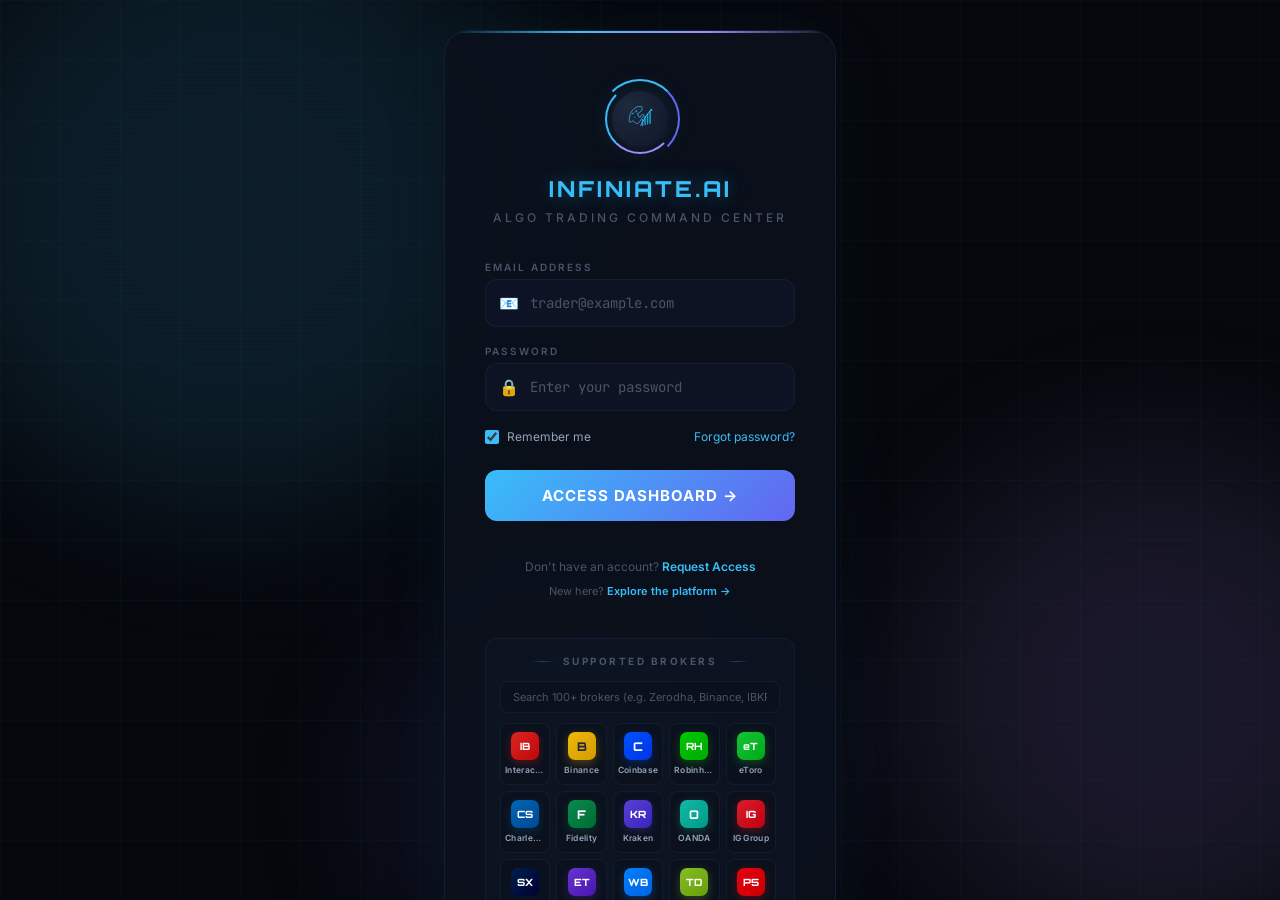
<file: tradingsmartalgo/index.html>
<!DOCTYPE html>
<html lang="en">
<head>
<meta charset="UTF-8">
<meta name="viewport" content="width=device-width, initial-scale=1.0">
<title>Infiniate.AI — Algorithmic Trading Command Center</title>
<style>
@import url('https://fonts.googleapis.com/css2?family=Inter:wght@300;400;500;600;700;800;900&family=JetBrains+Mono:wght@300;400;500;600;700&family=Orbitron:wght@400;500;600;700;800;900&display=swap');

:root {
  --bg-primary: #06080d;
  --bg-secondary: #0a0e17;
  --bg-card: rgba(12, 17, 28, 0.85);
  --border-color: rgba(56, 189, 248, 0.08);
  --border-glow: rgba(56, 189, 248, 0.2);
  --accent-cyan: #38bdf8;
  --accent-blue: #6366f1;
  --accent-purple: #a78bfa;
  --accent-green: #34d399;
  --accent-red: #f43f5e;
  --accent-orange: #fb923c;
  --accent-yellow: #fbbf24;
  --text-primary: #f1f5f9;
  --text-secondary: #94a3b8;
  --text-muted: #475569;
}
*{margin:0;padding:0;box-sizing:border-box}
html{scroll-behavior:smooth;overflow-x:hidden;width:100%}
body{font-family:'Inter',sans-serif;background:var(--bg-primary);color:var(--text-primary);min-height:100vh;overflow-x:hidden;width:100%;max-width:100vw}
.app{overflow-x:hidden;max-width:100vw}
[style*="display:grid"],[style*="display:flex"]{max-width:100%;min-width:0}
[style*="display:grid"] > *,[style*="display:flex"] > *{min-width:0;overflow-wrap:break-word;word-break:break-word}

.bg-grid{position:fixed;inset:0;z-index:0;pointer-events:none;background-image:linear-gradient(rgba(56,189,248,0.03) 1px,transparent 1px),linear-gradient(90deg,rgba(56,189,248,0.03) 1px,transparent 1px);background-size:60px 60px;animation:gridMove 20s linear infinite}
@keyframes gridMove{to{background-position:60px 60px}}
.bg-orbs{position:fixed;inset:0;z-index:0;pointer-events:none;overflow:hidden}
.orb{position:absolute;border-radius:50%;filter:blur(80px);opacity:0.12;animation:orbFloat 15s ease-in-out infinite}
.orb-1{width:600px;height:600px;background:var(--accent-cyan);top:-10%;left:-5%}
.orb-2{width:500px;height:500px;background:var(--accent-purple);top:50%;right:-10%;animation-delay:-5s}
.orb-3{width:400px;height:400px;background:var(--accent-blue);bottom:-10%;left:30%;animation-delay:-10s}
@keyframes orbFloat{0%,100%{transform:translate(0,0) scale(1)}33%{transform:translate(30px,-40px) scale(1.05)}66%{transform:translate(-20px,20px) scale(0.95)}}
.scanlines{position:fixed;inset:0;z-index:1;pointer-events:none;background:repeating-linear-gradient(0deg,transparent,transparent 2px,rgba(0,0,0,0.03) 2px,rgba(0,0,0,0.03) 4px)}
.app{position:relative;z-index:2;min-height:100vh;overflow-x:hidden;width:100%;max-width:100vw}

.topnav{position:sticky;top:0;z-index:100;display:flex;align-items:center;justify-content:space-between;padding:0 32px;height:64px;background:rgba(6,8,13,0.85);backdrop-filter:blur(20px) saturate(1.8);border-bottom:1px solid var(--border-color)}
.logo{display:flex;align-items:center;gap:12px;font-family:'Orbitron',sans-serif;font-weight:800;font-size:17px;letter-spacing:2px;color:var(--accent-cyan);text-shadow:0 0 20px rgba(56,189,248,0.4)}
.logo-icon{width:40px;height:40px;border-radius:10px;background:linear-gradient(135deg,rgba(56,189,248,0.15),rgba(6,182,212,0.15));display:flex;align-items:center;justify-content:center;box-shadow:0 0 20px rgba(56,189,248,0.3);animation:logoPulse 3s ease-in-out infinite;border:1px solid rgba(56,189,248,0.2)}
@keyframes logoPulse{0%,100%{box-shadow:0 0 20px rgba(56,189,248,0.3)}50%{box-shadow:0 0 40px rgba(56,189,248,0.6)}}
.logo-text{display:flex;flex-direction:column;line-height:1.1}
.logo-text-main{font-size:17px}
.logo-text-sub{font-size:8px;letter-spacing:4px;color:var(--text-muted);font-weight:500}
.nav-status{display:flex;align-items:center;gap:24px}
.status-item{display:flex;align-items:center;gap:8px;font-size:12px;color:var(--text-secondary);font-family:'JetBrains Mono',monospace}
.status-dot{width:8px;height:8px;border-radius:50%;animation:pulse 2s ease-in-out infinite}
.status-dot.live{background:var(--accent-green);box-shadow:0 0 10px var(--accent-green)}
.status-dot.warn{background:var(--accent-yellow);box-shadow:0 0 10px var(--accent-yellow)}
@keyframes pulse{0%,100%{opacity:1;transform:scale(1)}50%{opacity:0.5;transform:scale(0.8)}}
.nav-time{font-family:'JetBrains Mono',monospace;font-size:13px;color:var(--accent-cyan);letter-spacing:1px}

.main{padding:24px 32px 48px;max-width:1800px;margin:0 auto;overflow-x:hidden;width:100%;box-sizing:border-box}
.hero{display:grid;grid-template-columns:1fr 1fr 1fr;gap:20px;margin-bottom:24px}
.hero-card{background:var(--bg-card);border:1px solid var(--border-color);border-radius:16px;padding:24px;backdrop-filter:blur(12px);transition:all 0.4s cubic-bezier(0.4,0,0.2,1);position:relative;overflow:hidden}
.hero-card::before{content:'';position:absolute;top:0;left:0;right:0;height:2px;background:linear-gradient(90deg,transparent,var(--accent-cyan),transparent);opacity:0;transition:opacity 0.4s}
.hero-card:hover{border-color:var(--border-glow);transform:translateY(-2px)}
.hero-card:hover::before{opacity:1}
.hero-label{font-size:11px;text-transform:uppercase;letter-spacing:2px;color:var(--text-muted);margin-bottom:8px;font-weight:600}
.hero-value{font-family:'Orbitron',sans-serif;font-size:30px;font-weight:700;margin-bottom:4px}
.hero-value.positive{color:var(--accent-green)}.hero-value.neutral{color:var(--text-primary)}
.hero-change{font-size:13px;font-family:'JetBrains Mono',monospace;display:flex;align-items:center;gap:4px}
.hero-change.up{color:var(--accent-green)}
.hero-sparkline{display:block;width:100%;height:40px;margin-top:12px}

.stats-row{display:grid;grid-template-columns:repeat(5,1fr);gap:16px;margin-bottom:24px}
.stat-card{background:var(--bg-card);border:1px solid var(--border-color);border-radius:12px;padding:16px 20px;backdrop-filter:blur(12px)}
.stat-label{font-size:10px;text-transform:uppercase;letter-spacing:2px;color:var(--text-muted);font-weight:600;margin-bottom:6px}
.stat-value{font-family:'Orbitron',sans-serif;font-size:20px;font-weight:700}
.progress-container{margin-top:8px}.progress-bar-bg{height:6px;border-radius:3px;background:rgba(255,255,255,0.05);overflow:hidden}
.progress-bar-fill{height:100%;border-radius:3px;transition:width 1s ease-out}
.progress-label{display:flex;justify-content:space-between;font-size:11px;color:var(--text-muted);margin-bottom:4px}

.card{background:var(--bg-card);border:1px solid var(--border-color);border-radius:16px;padding:24px;backdrop-filter:blur(12px);transition:all 0.4s cubic-bezier(0.4,0,0.2,1);position:relative;overflow:hidden}
.card:hover{border-color:var(--border-glow)}
.card-header{display:flex;align-items:center;justify-content:space-between;margin-bottom:20px}
.card-title{font-size:13px;text-transform:uppercase;letter-spacing:2px;color:var(--text-secondary);font-weight:600;display:flex;align-items:center;gap:8px}
.card-title-icon{width:28px;height:28px;border-radius:8px;display:inline-flex;align-items:center;justify-content:center;font-size:14px}
.card-badge{font-size:11px;padding:4px 10px;border-radius:20px;font-family:'JetBrains Mono',monospace;font-weight:500}
.badge-green{background:rgba(52,211,153,0.1);color:var(--accent-green);border:1px solid rgba(52,211,153,0.2)}
.badge-blue{background:rgba(56,189,248,0.1);color:var(--accent-cyan);border:1px solid rgba(56,189,248,0.2)}
.badge-yellow{background:rgba(251,191,36,0.1);color:var(--accent-yellow);border:1px solid rgba(251,191,36,0.2)}

.dashboard{display:grid;grid-template-columns:1fr 1fr;gap:20px}
.robot-panel{grid-column:1/-1}
.robot-grid{display:grid;grid-template-columns:260px 1fr 260px;gap:24px;align-items:center}
.robot-avatar{display:flex;flex-direction:column;align-items:center;gap:16px}
.robot-ring{width:140px;height:140px;border-radius:50%;position:relative;display:flex;align-items:center;justify-content:center}
.robot-ring::before{content:'';position:absolute;inset:0;border-radius:50%;border:2px solid transparent;border-top-color:var(--accent-cyan);border-right-color:var(--accent-blue);animation:robotSpin 3s linear infinite}
.robot-ring::after{content:'';position:absolute;inset:6px;border-radius:50%;border:2px solid transparent;border-bottom-color:var(--accent-purple);border-left-color:var(--accent-cyan);animation:robotSpin 2s linear infinite reverse}
@keyframes robotSpin{to{transform:rotate(360deg)}}
.robot-face{width:100px;height:100px;border-radius:50%;background:radial-gradient(circle at 30% 30%,#1e293b,#0f172a);display:flex;align-items:center;justify-content:center;font-size:42px;z-index:2;box-shadow:inset 0 0 30px rgba(56,189,248,0.1),0 0 40px rgba(56,189,248,0.1)}
.robot-name{font-family:'Orbitron',sans-serif;font-size:14px;font-weight:700;color:var(--accent-cyan);letter-spacing:3px}
.robot-status-text{font-size:12px;color:var(--accent-green);font-family:'JetBrains Mono',monospace;display:flex;align-items:center;gap:6px}
.robot-metrics{display:flex;flex-direction:column;gap:10px}
.metric-row{display:flex;align-items:center;justify-content:space-between;padding:10px 16px;border-radius:10px;background:rgba(15,23,42,0.5);border:1px solid var(--border-color)}
.metric-label{font-size:12px;color:var(--text-secondary)}.metric-value{font-family:'JetBrains Mono',monospace;font-size:14px;font-weight:600}
.robot-actions{display:flex;flex-direction:column;gap:12px}
.kill-switch-container{display:flex;flex-direction:column;align-items:center;gap:14px}
.kill-switch{width:150px;height:150px;border-radius:50%;border:none;cursor:pointer;background:radial-gradient(circle at 40% 35%,#4a1520,#1a0508);box-shadow:0 0 0 4px rgba(244,63,94,0.15),0 0 30px rgba(244,63,94,0.1),inset 0 -4px 12px rgba(0,0,0,0.5),inset 0 4px 12px rgba(244,63,94,0.1);display:flex;flex-direction:column;align-items:center;justify-content:center;gap:6px;transition:all 0.3s;position:relative;font-family:'Orbitron',sans-serif}
.kill-switch::before{content:'';position:absolute;inset:-8px;border-radius:50%;border:2px dashed rgba(244,63,94,0.2);animation:killRotate 10s linear infinite}
@keyframes killRotate{to{transform:rotate(360deg)}}
.kill-switch:hover{box-shadow:0 0 0 4px rgba(244,63,94,0.3),0 0 60px rgba(244,63,94,0.3),inset 0 -4px 12px rgba(0,0,0,0.5),inset 0 4px 12px rgba(244,63,94,0.2);transform:scale(1.03)}
.kill-switch:active{transform:scale(0.97)}
.kill-switch.active{background:radial-gradient(circle at 40% 35%,#dc2626,#7f1d1d);box-shadow:0 0 0 4px rgba(244,63,94,0.5),0 0 80px rgba(244,63,94,0.4),inset 0 -4px 12px rgba(0,0,0,0.5),inset 0 4px 12px rgba(255,255,255,0.1)}
.kill-icon{font-size:34px}.kill-text{color:#fca5a5;font-size:9px;letter-spacing:3px;font-weight:700}
.kill-label{font-family:'JetBrains Mono',monospace;font-size:11px;color:var(--text-muted);text-align:center;line-height:1.5}
.kill-label span{color:var(--accent-red);font-weight:600}
.action-btn{padding:12px 20px;border-radius:10px;border:1px solid;font-family:'Inter',sans-serif;font-size:13px;font-weight:600;cursor:pointer;transition:all 0.3s;display:flex;align-items:center;justify-content:center;gap:8px;background:transparent}
.btn-primary{background:linear-gradient(135deg,rgba(56,189,248,0.15),rgba(99,102,241,0.15));border-color:rgba(56,189,248,0.3);color:var(--accent-cyan)}
.btn-primary:hover{background:linear-gradient(135deg,rgba(56,189,248,0.25),rgba(99,102,241,0.25));box-shadow:0 0 20px rgba(56,189,248,0.15)}
.btn-warning{background:rgba(251,191,36,0.1);border-color:rgba(251,191,36,0.3);color:var(--accent-yellow)}
.btn-warning:hover{background:rgba(251,191,36,0.2)}

.strategy-table{width:100%;border-collapse:separate;border-spacing:0;overflow-x:auto;display:block}
.strategy-table th{font-size:10px;text-transform:uppercase;letter-spacing:2px;color:var(--text-muted);font-weight:600;padding:8px 12px;text-align:left;border-bottom:1px solid var(--border-color)}
.strategy-table td{padding:12px;font-size:13px;border-bottom:1px solid rgba(56,189,248,0.04);font-family:'JetBrains Mono',monospace;vertical-align:middle}
.strategy-table tbody tr{transition:background 0.2s}.strategy-table tbody tr:hover{background:rgba(56,189,248,0.03)}
.strategy-name{font-family:'Inter',sans-serif;font-weight:600;font-size:13px;color:var(--text-primary)}
.strategy-tag{display:inline-block;padding:2px 8px;border-radius:4px;font-size:10px;font-weight:600;letter-spacing:1px}
.tag-active{background:rgba(52,211,153,0.12);color:var(--accent-green)}.tag-paused{background:rgba(251,191,36,0.12);color:var(--accent-yellow)}

.order-feed{display:flex;flex-direction:column;gap:8px;max-height:380px;overflow-y:auto}
.order-feed::-webkit-scrollbar{width:4px}.order-feed::-webkit-scrollbar-track{background:transparent}.order-feed::-webkit-scrollbar-thumb{background:var(--border-glow);border-radius:4px}
.order-item{display:grid;grid-template-columns:44px 1fr auto;gap:12px;align-items:center;padding:12px;border-radius:10px;background:rgba(15,23,42,0.4);border:1px solid var(--border-color);transition:all 0.3s;animation:orderSlide 0.5s ease-out}
@keyframes orderSlide{from{opacity:0;transform:translateX(-10px)}to{opacity:1;transform:translateX(0)}}
.order-item:hover{border-color:var(--border-glow);background:rgba(15,23,42,0.6)}
.order-icon{width:44px;height:44px;border-radius:10px;display:flex;align-items:center;justify-content:center;font-size:18px;font-weight:700}
.order-icon.buy{background:rgba(52,211,153,0.1);color:var(--accent-green)}.order-icon.sell{background:rgba(244,63,94,0.1);color:var(--accent-red)}
.order-pair{font-weight:600;font-size:14px}.order-meta{font-size:11px;color:var(--text-muted);font-family:'JetBrains Mono',monospace}
.order-pnl{font-family:'JetBrains Mono',monospace;font-size:14px;font-weight:600;text-align:right}
.order-time{font-size:10px;color:var(--text-muted);font-family:'JetBrains Mono',monospace;text-align:right}
.chart-area{position:relative;height:260px;margin-top:8px}.chart-canvas{width:100%;height:100%;display:block}
.risk-gauge{display:flex;align-items:center;gap:20px;margin-top:12px}
.gauge-score{font-family:'Orbitron',sans-serif;font-size:28px;font-weight:700}.gauge-label-text{font-size:11px;color:var(--text-muted)}
.activity-log{grid-column:1/-1}
.log-entries{display:flex;flex-direction:column;gap:4px;max-height:180px;overflow-y:auto;font-family:'JetBrains Mono',monospace;font-size:12px;background:rgba(0,0,0,0.3);border-radius:10px;padding:16px;border:1px solid var(--border-color)}
.log-entries::-webkit-scrollbar{width:4px}.log-entries::-webkit-scrollbar-track{background:transparent}.log-entries::-webkit-scrollbar-thumb{background:var(--border-glow);border-radius:4px}
.log-entry{display:flex;gap:12px;padding:4px 0;line-height:1.6}
.log-time{color:var(--text-muted);min-width:80px}
.log-type{min-width:60px;font-weight:600;font-size:10px;text-transform:uppercase;letter-spacing:1px;padding:2px 0}
.log-type.info{color:var(--accent-cyan)}.log-type.exec{color:var(--accent-green)}.log-type.warn{color:var(--accent-yellow)}.log-type.error{color:var(--accent-red)}
.log-msg{color:var(--text-secondary)}

.my-strategy-panel{grid-column:1/-1}
.strategy-builder{display:grid;grid-template-columns:1fr 1fr;gap:20px}
.strategy-form{display:flex;flex-direction:column;gap:14px}
.form-group{display:flex;flex-direction:column;gap:6px}
.form-label{font-size:11px;text-transform:uppercase;letter-spacing:2px;color:var(--text-muted);font-weight:600}
.form-input,.form-select,.form-textarea{background:rgba(15,23,42,0.6);border:1px solid var(--border-color);border-radius:10px;padding:12px 16px;color:var(--text-primary);font-family:'JetBrains Mono',monospace;font-size:13px;outline:none;transition:all 0.3s}
.form-input:focus,.form-select:focus,.form-textarea:focus{border-color:var(--accent-cyan);box-shadow:0 0 0 3px rgba(56,189,248,0.1)}
.form-select{appearance:none;cursor:pointer;background-image:url("data:image/svg+xml,%3Csvg xmlns='http://www.w3.org/2000/svg' width='12' height='8' viewBox='0 0 12 8'%3E%3Cpath fill='%2394a3b8' d='M1.41 0L6 4.58 10.59 0 12 1.41l-6 6-6-6z'/%3E%3C/svg%3E");background-repeat:no-repeat;background-position:right 16px center;padding-right:40px}
.form-select option{background:#0f172a;color:var(--text-primary)}
.form-textarea{min-height:80px;resize:vertical;font-size:12px;line-height:1.6}
.form-row{display:grid;grid-template-columns:1fr 1fr;gap:12px}
.strategy-cards{display:flex;flex-direction:column;gap:12px;max-height:420px;overflow-y:auto}
.strategy-cards::-webkit-scrollbar{width:4px}.strategy-cards::-webkit-scrollbar-track{background:transparent}.strategy-cards::-webkit-scrollbar-thumb{background:var(--border-glow);border-radius:4px}
.my-strat-card{padding:16px;border-radius:12px;background:rgba(15,23,42,0.5);border:1px solid var(--border-color);transition:all 0.3s}
.my-strat-card:hover{border-color:var(--border-glow)}
.my-strat-card-header{display:flex;align-items:center;justify-content:space-between;margin-bottom:10px}
.my-strat-card-name{font-weight:700;font-size:14px;color:var(--text-primary)}
.my-strat-card-type{font-size:10px;padding:2px 8px;border-radius:4px;font-weight:600;letter-spacing:1px}
.type-momentum{background:rgba(56,189,248,0.12);color:var(--accent-cyan)}.type-meanrev{background:rgba(167,139,250,0.12);color:var(--accent-purple)}
.type-grid{background:rgba(251,191,36,0.12);color:var(--accent-yellow)}.type-scalp{background:rgba(52,211,153,0.12);color:var(--accent-green)}.type-arb{background:rgba(244,63,94,0.12);color:var(--accent-red)}
.my-strat-params{display:grid;grid-template-columns:1fr 1fr;gap:6px;margin-bottom:10px}
.my-strat-param{display:flex;justify-content:space-between;font-size:11px;padding:4px 8px;border-radius:6px;background:rgba(0,0,0,0.2)}
.my-strat-param-label{color:var(--text-muted)}.my-strat-param-value{color:var(--accent-cyan);font-family:'JetBrains Mono',monospace;font-weight:600}
.my-strat-actions{display:flex;gap:8px}
.strat-action-btn{padding:6px 12px;border-radius:8px;border:1px solid;font-size:11px;font-weight:600;cursor:pointer;transition:all 0.3s;background:transparent;font-family:'Inter',sans-serif}
.strat-btn-deploy{border-color:rgba(52,211,153,0.3);color:var(--accent-green)}.strat-btn-deploy:hover{background:rgba(52,211,153,0.15)}
.strat-btn-edit{border-color:rgba(56,189,248,0.3);color:var(--accent-cyan)}.strat-btn-edit:hover{background:rgba(56,189,248,0.15)}
.strat-btn-delete{border-color:rgba(244,63,94,0.3);color:var(--accent-red)}.strat-btn-delete:hover{background:rgba(244,63,94,0.15)}
.strat-deployed-badge{display:inline-flex;align-items:center;gap:4px;font-size:10px;padding:2px 8px;border-radius:4px;background:rgba(52,211,153,0.1);color:var(--accent-green);font-family:'JetBrains Mono',monospace;font-weight:600;letter-spacing:1px}
.btn-add-strategy{padding:14px;border-radius:12px;border:2px dashed rgba(56,189,248,0.2);background:transparent;color:var(--accent-cyan);font-family:'Inter',sans-serif;font-size:14px;font-weight:600;cursor:pointer;transition:all 0.3s;display:flex;align-items:center;justify-content:center;gap:8px}
.btn-add-strategy:hover{border-color:var(--accent-cyan);background:rgba(56,189,248,0.05)}
.dev-request-form{display:none}.dev-request-form.visible{display:grid;grid-template-columns:1fr 1fr;gap:24px;margin-bottom:24px}

@media(max-width:1200px){.hero{grid-template-columns:1fr 1fr}.dashboard{grid-template-columns:1fr}.robot-grid{grid-template-columns:1fr;text-align:center}.stats-row{grid-template-columns:repeat(3,1fr)}}
@media(max-width:768px){
  [style*="grid-template-columns: 1fr 1fr"],[style*="grid-template-columns:1fr 1fr"]{grid-template-columns:1fr !important}
  [style*="grid-template-columns:repeat"]{grid-template-columns:1fr 1fr !important}
  [style*="display:flex"][style*="gap:20px"]{flex-wrap:wrap}
  [style*="display:flex"][style*="gap:14px"]{flex-wrap:wrap}
  [style*="display:grid"]{max-width:100% !important;overflow:hidden}
  .topnav{overflow:hidden}
  .main{padding:12px;max-width:100vw}
  .hero{grid-template-columns:1fr;gap:12px;margin-bottom:16px}
  .hero-card{padding:16px;border-radius:12px}
  .hero-value{font-size:22px}
  .hero-change{font-size:11px}
  .hero-sparkline{height:30px;margin-top:8px}
  .stats-row{grid-template-columns:1fr 1fr;gap:10px;margin-bottom:16px}
  .stat-card{padding:12px 14px}
  .stat-value{font-size:16px}
  .topnav{padding:0 12px;height:56px;flex-wrap:wrap;gap:8px}
  .logo{gap:8px}
  .logo-icon{width:32px;height:32px}
  .logo-text-main{font-size:13px}
  .logo-text-sub{font-size:7px;letter-spacing:2px}
  .nav-status{gap:10px}
  .status-item{font-size:10px;gap:4px}
  .nav-time{font-size:11px}
  .card{padding:16px;border-radius:12px}
  .card-header{margin-bottom:14px;flex-wrap:wrap;gap:8px}
  .card-title{font-size:11px;letter-spacing:1px}
  .strategy-builder{grid-template-columns:1fr}
  .dev-request-form.visible{grid-template-columns:1fr}
  .strategy-table th{padding:6px 8px;font-size:9px;letter-spacing:1px}
  .strategy-table td{padding:8px;font-size:11px}
  .order-feed{max-height:280px}
  .order-item{grid-template-columns:36px 1fr auto;gap:8px;padding:10px}
  .order-icon{width:36px;height:36px;font-size:14px}
  .order-pair{font-size:12px}
  .order-meta{font-size:10px}
  .order-pnl{font-size:12px}
  .log-entries{padding:10px;font-size:10px;max-height:150px}
  .log-entry{gap:6px;flex-wrap:wrap}
  .log-time{min-width:60px;font-size:10px}
  .log-type{min-width:50px;font-size:9px}
  .metric-row{padding:8px 12px}
  .metric-label{font-size:11px}
  .metric-value{font-size:12px}
  .gauge-score{font-size:22px}
  .kill-switch{width:100px;height:100px}
  .kill-icon{font-size:24px}
  .kill-text{font-size:8px;letter-spacing:2px}
  .robot-ring{width:100px;height:100px}
  .robot-face{width:70px;height:70px;font-size:30px}
  .form-row{grid-template-columns:1fr}
  .my-strat-params{grid-template-columns:1fr}
  .my-strat-actions{flex-wrap:wrap}
  .action-btn{padding:10px 14px;font-size:12px}
  .login-card{padding:32px 24px;border-radius:18px}
  .login-brand{font-size:18px;letter-spacing:2px}
  .login-subtitle{font-size:10px}
  .login-input{font-size:13px;padding:12px 14px 12px 40px}
  .login-btn{padding:14px;font-size:14px}
  .login-option-btn{padding:10px;font-size:11px}
}
@media(max-width:480px){
  .main{padding:8px}
  .topnav{height:auto;min-height:48px;padding:8px 10px}
  .nav-status{gap:6px;flex-wrap:wrap;justify-content:flex-end}
  .status-item span{display:none}
  .status-item{gap:4px;font-size:0}
  .status-dot{width:6px;height:6px}
  .nav-time{font-size:10px}
  .logo-text-main{font-size:12px;letter-spacing:1px}
  .logo-text-sub{display:none}
  .hero-value{font-size:16px;word-break:break-word}
  .hero-label{font-size:9px;letter-spacing:1px}
  .hero-card{padding:12px}
  .stats-row{grid-template-columns:1fr 1fr;gap:8px}
  .stat-card{padding:10px 12px}
  .stat-label{font-size:9px;letter-spacing:1px}
  .stat-value{font-size:14px}
  .card{padding:12px;border-radius:10px}
  .card-title{font-size:10px;gap:6px}
  .card-title-icon{width:24px;height:24px;font-size:12px}
  .strategy-table{display:block;overflow-x:auto;-webkit-overflow-scrolling:touch}
  .order-item{grid-template-columns:30px 1fr auto;gap:6px;padding:8px}
  .order-icon{width:30px;height:30px;font-size:12px;border-radius:8px}
  .log-entries{font-size:9px;padding:8px}
  .log-time{min-width:50px}
  .login-card{padding:24px 18px;border-radius:14px}
  .login-brand{font-size:16px}
  .login-logo-ring{width:60px;height:60px}
  .login-logo-inner{width:42px;height:42px}
  .login-logo-inner svg{width:28px;height:28px}
  .login-options{flex-direction:column}
  .kill-switch{width:80px;height:80px}
  .kill-icon{font-size:18px}
  .kill-text{font-size:7px}
}

/* ═══ LOGIN PAGE ═══ */
.login-screen{position:fixed;inset:0;z-index:9999;display:flex;align-items:flex-start;justify-content:center;background:var(--bg-primary);transition:opacity 0.8s ease,transform 0.8s ease;overflow-y:auto;overflow-x:hidden;padding:30px 0}
.login-screen.hidden{opacity:0;transform:scale(1.05);pointer-events:none}
.login-container{width:100%;max-width:440px;padding:0 24px;position:relative;z-index:2}
.login-card{background:rgba(12,17,28,0.9);border:1px solid rgba(56,189,248,0.1);border-radius:24px;padding:48px 40px;backdrop-filter:blur(20px);box-shadow:0 0 60px rgba(56,189,248,0.06),0 25px 50px rgba(0,0,0,0.4);position:relative;overflow:hidden}
.login-card::before{content:'';position:absolute;top:0;left:0;right:0;height:2px;background:linear-gradient(90deg,transparent,var(--accent-cyan),var(--accent-purple),transparent)}
.login-card::after{content:'';position:absolute;bottom:0;left:0;right:0;height:1px;background:linear-gradient(90deg,transparent,rgba(56,189,248,0.1),transparent)}
.login-logo{display:flex;flex-direction:column;align-items:center;gap:16px;margin-bottom:36px}
.login-logo-ring{width:80px;height:80px;border-radius:50%;position:relative;display:flex;align-items:center;justify-content:center}
.login-logo-ring::before{content:'';position:absolute;inset:0;border-radius:50%;border:2px solid transparent;border-top-color:var(--accent-cyan);border-right-color:var(--accent-blue);animation:robotSpin 3s linear infinite}
.login-logo-ring::after{content:'';position:absolute;inset:5px;border-radius:50%;border:2px solid transparent;border-bottom-color:var(--accent-purple);border-left-color:var(--accent-cyan);animation:robotSpin 2s linear infinite reverse}
.login-logo-inner{width:56px;height:56px;border-radius:50%;background:radial-gradient(circle at 30% 30%,#1e293b,#0f172a);display:flex;align-items:center;justify-content:center;z-index:2;box-shadow:0 0 30px rgba(56,189,248,0.15)}
.login-logo-inner svg{width:36px;height:36px}
.login-brand{font-family:'Orbitron',sans-serif;font-size:22px;font-weight:800;letter-spacing:3px;color:var(--accent-cyan);text-shadow:0 0 20px rgba(56,189,248,0.4)}
.login-subtitle{font-size:12px;color:var(--text-muted);letter-spacing:3px;text-transform:uppercase;font-weight:500;margin-top:-8px}
.login-form{display:flex;flex-direction:column;gap:18px}
.login-field{position:relative}
.login-field-label{font-size:10px;text-transform:uppercase;letter-spacing:2px;color:var(--text-muted);font-weight:600;margin-bottom:6px;display:block}
.login-input{width:100%;background:rgba(15,23,42,0.6);border:1px solid var(--border-color);border-radius:12px;padding:14px 16px 14px 44px;color:var(--text-primary);font-family:'JetBrains Mono',monospace;font-size:14px;outline:none;transition:all 0.3s}
.login-input:focus{border-color:var(--accent-cyan);box-shadow:0 0 0 3px rgba(56,189,248,0.1)}
.login-input::placeholder{color:var(--text-muted)}
.login-field-icon{position:absolute;left:14px;bottom:14px;color:var(--text-muted);font-size:16px;pointer-events:none}
.login-btn{width:100%;padding:16px;border:none;border-radius:12px;background:linear-gradient(135deg,#38bdf8,#6366f1);color:#fff;font-family:'Inter',sans-serif;font-size:15px;font-weight:700;letter-spacing:1px;cursor:pointer;transition:all 0.4s;position:relative;overflow:hidden;margin-top:8px}
.login-btn:hover{box-shadow:0 0 30px rgba(56,189,248,0.3);transform:translateY(-1px)}
.login-btn:active{transform:translateY(1px)}
.login-btn::after{content:'';position:absolute;inset:0;background:linear-gradient(135deg,transparent 40%,rgba(255,255,255,0.1) 50%,transparent 60%);transform:translateX(-100%);transition:transform 0.6s}
.login-btn:hover::after{transform:translateX(100%)}
.login-divider{display:flex;align-items:center;gap:12px;margin:4px 0}
.login-divider::before,.login-divider::after{content:'';flex:1;height:1px;background:var(--border-color)}
.login-divider span{font-size:11px;color:var(--text-muted);text-transform:uppercase;letter-spacing:2px}
.login-options{display:flex;gap:12px}
.login-option-btn{flex:1;padding:12px;border:1px solid var(--border-color);border-radius:10px;background:transparent;color:var(--text-secondary);font-family:'Inter',sans-serif;font-size:12px;font-weight:600;cursor:pointer;transition:all 0.3s;display:flex;align-items:center;justify-content:center;gap:6px}
.login-option-btn:hover{border-color:var(--border-glow);background:rgba(56,189,248,0.05)}
.login-footer{text-align:center;margin-top:20px;font-size:12px;color:var(--text-muted)}
.login-footer a{color:var(--accent-cyan);text-decoration:none;font-weight:600}
.login-footer a:hover{text-decoration:underline}
.login-error{display:none;padding:10px 14px;border-radius:8px;background:rgba(244,63,94,0.1);border:1px solid rgba(244,63,94,0.2);color:var(--accent-red);font-size:12px;font-family:'JetBrains Mono',monospace;text-align:center}
.login-error.show{display:block}
.login-remember{display:flex;align-items:center;justify-content:space-between}
.login-remember label{display:flex;align-items:center;gap:8px;font-size:12px;color:var(--text-secondary);cursor:pointer}
.login-remember input[type="checkbox"]{accent-color:var(--accent-cyan);width:14px;height:14px}
.login-remember a{font-size:12px;color:var(--accent-cyan);text-decoration:none}
.login-remember a:hover{text-decoration:underline}
.login-particles{position:fixed;inset:0;z-index:1;pointer-events:none;overflow:hidden}
.particle{position:absolute;width:2px;height:2px;background:var(--accent-cyan);border-radius:50%;opacity:0;animation:particleFloat linear infinite}
.broker-showcase{margin-top:22px;padding:16px 14px;border-radius:12px;background:rgba(15,23,42,0.4);border:1px solid rgba(56,189,248,0.08)}
.broker-showcase-title{font-size:10px;text-transform:uppercase;letter-spacing:2.5px;color:var(--text-muted);font-weight:700;text-align:center;margin-bottom:6px;display:flex;align-items:center;justify-content:center;gap:8px}
.broker-showcase-title::before,.broker-showcase-title::after{content:'';flex:0 0 24px;height:1px;background:linear-gradient(90deg,transparent,rgba(56,189,248,0.3),transparent)}
.broker-search{width:100%;background:rgba(12,17,28,0.6);border:1px solid var(--border-color);border-radius:8px;padding:8px 12px;color:var(--text-primary);font-family:'Inter',sans-serif;font-size:11px;outline:none;margin:8px 0 10px;transition:all 0.2s}
.broker-search:focus{border-color:var(--accent-cyan);box-shadow:0 0 0 2px rgba(56,189,248,0.1)}
.broker-search::placeholder{color:var(--text-muted)}
.broker-logo-grid{display:grid;grid-template-columns:repeat(5,1fr);gap:6px;max-height:260px;overflow-y:auto;padding-right:4px;scrollbar-width:thin;scrollbar-color:rgba(56,189,248,0.3) transparent}
.broker-logo-grid::-webkit-scrollbar{width:6px}
.broker-logo-grid::-webkit-scrollbar-track{background:transparent}
.broker-logo-grid::-webkit-scrollbar-thumb{background:rgba(56,189,248,0.25);border-radius:3px}
.broker-logo-grid::-webkit-scrollbar-thumb:hover{background:rgba(56,189,248,0.45)}
.broker-logo-card{display:flex;flex-direction:column;align-items:center;justify-content:flex-start;gap:5px;padding:8px 4px;border-radius:8px;background:rgba(12,17,28,0.6);border:1px solid var(--border-color);transition:all 0.25s;cursor:default;min-width:0}
.broker-logo-card:hover{border-color:var(--border-glow);transform:translateY(-2px);box-shadow:0 6px 18px rgba(0,0,0,0.35);background:rgba(15,23,42,0.85)}
.broker-logo-mark{width:28px;height:28px;border-radius:7px;display:flex;align-items:center;justify-content:center;font-family:'Orbitron',sans-serif;font-size:11px;font-weight:800;color:#fff;letter-spacing:0;flex-shrink:0}
.broker-logo-name{font-size:8.5px;color:var(--text-secondary);font-weight:600;letter-spacing:0.3px;text-align:center;white-space:nowrap;overflow:hidden;text-overflow:ellipsis;max-width:100%;line-height:1.3}
.broker-showcase-footer{margin-top:10px;text-align:center;font-size:9px;color:var(--text-muted);letter-spacing:1px}
.broker-showcase-footer span{color:var(--accent-cyan);font-weight:600}
.broker-empty{grid-column:1/-1;text-align:center;padding:20px;color:var(--text-muted);font-size:11px}
@media (max-width:420px){.broker-logo-grid{grid-template-columns:repeat(4,1fr);gap:5px;max-height:240px}.broker-logo-card{padding:7px 3px}.broker-logo-mark{width:26px;height:26px;font-size:10px}.broker-logo-name{font-size:8px}}
@keyframes particleFloat{0%{opacity:0;transform:translateY(100vh) scale(0)}10%{opacity:0.6}90%{opacity:0.2}100%{opacity:0;transform:translateY(-10vh) scale(1)}}
</style>
</head>
<body>
<!-- ═══ LOGIN SCREEN ═══ -->
<div class="login-screen" id="loginScreen">
  <div class="bg-grid"></div>
  <div class="bg-orbs"><div class="orb orb-1"></div><div class="orb orb-2"></div><div class="orb orb-3"></div></div>
  <div class="scanlines"></div>
  <div class="login-particles" id="loginParticles"></div>
  <div class="login-container">
    <div class="login-card">
      <div class="login-logo">
        <div class="login-logo-ring">
          <div class="login-logo-inner">
            <svg viewBox="0 0 100 100" fill="none"><defs><linearGradient id="lg2" x1="0" y1="0" x2="100" y2="100"><stop offset="0%" stop-color="#38bdf8"/><stop offset="100%" stop-color="#06b6d4"/></linearGradient></defs><g><path d="M20 55 C20 30,35 15,50 15 C55 15,58 18,55 25 C52 32,48 30,45 35 C42 40,46 45,50 45 C54 45,52 40,55 38 C58 36,62 38,60 42 C58 46,54 48,52 52 C50 56,48 60,45 62 C42 64,38 62,35 58 C32 54,28 56,25 58 C22 60,20 58,20 55Z" stroke="url(#lg2)" stroke-width="2" fill="none"/><circle cx="30" cy="35" r="2" fill="#38bdf8"/><circle cx="40" cy="28" r="2" fill="#38bdf8"/><circle cx="35" cy="45" r="1.5" fill="#06b6d4"/><line x1="30" y1="35" x2="40" y2="28" stroke="#38bdf8" stroke-width="1"/><line x1="40" y1="28" x2="45" y2="38" stroke="#38bdf8" stroke-width="1"/><rect x="55" y="50" width="4" height="20" rx="1" fill="#38bdf8" opacity="0.7"/><rect x="62" y="42" width="4" height="25" rx="1" fill="#38bdf8" opacity="0.8"/><rect x="69" y="35" width="4" height="30" rx="1" fill="#06b6d4" opacity="0.9"/><rect x="76" y="28" width="4" height="35" rx="1" fill="#06b6d4"/><path d="M52 68 Q65 40,82 22" stroke="url(#lg2)" stroke-width="2.5" fill="none" stroke-linecap="round"/><polygon points="82,22 85,28 78,26" fill="#38bdf8"/></g></svg>
          </div>
        </div>
        <div class="login-brand">INFINIATE.AI</div>
        <div class="login-subtitle">Algo Trading Command Center</div>
      </div>
      <form class="login-form" id="loginForm" method="post" action="#" autocomplete="on" onsubmit="handleLogin();return false;">
        <div class="login-error" id="loginError">Invalid credentials. Please try again.</div>
        <div class="login-field">
          <label class="login-field-label">Email Address</label>
          <span class="login-field-icon">&#x1F4E7;</span>
          <input class="login-input" type="email" id="loginEmail" name="email" placeholder="trader@example.com" autocomplete="username">
        </div>
        <div class="login-field">
          <label class="login-field-label">Password</label>
          <span class="login-field-icon">&#x1F512;</span>
          <input class="login-input" type="password" id="loginPassword" name="password" placeholder="Enter your password" autocomplete="current-password">
        </div>
        <div class="login-remember">
          <label><input type="checkbox" checked> Remember me</label>
          <a href="#">Forgot password?</a>
        </div>
        <button type="submit" class="login-btn" id="loginBtn">ACCESS DASHBOARD &#x2192;</button>
        <div class="login-footer">
          Don't have an account? <a href="onboarding.html">Request Access</a>
          <div style="margin-top:10px;font-size:11px">New here? <a href="landing.html">Explore the platform &rarr;</a></div>
        </div>
        <div class="broker-showcase">
          <div class="broker-showcase-title">Supported Brokers</div>
          <input type="text" class="broker-search" id="brokerSearch" placeholder="Search 100+ brokers (e.g. Zerodha, Binance, IBKR)..." autocomplete="off">
          <div class="broker-logo-grid" id="brokerLogoGrid"></div>
          <div class="broker-showcase-footer">Connect any of <span id="brokerTotalCount">100+</span> brokers &nbsp;&middot;&nbsp; One unified algo engine</div>
        </div>
        <script>
        (function(){
          const SUPPORTED_BROKERS=[
            // Global flagship (shown first - most recognized worldwide)
            {n:'Interactive',m:'IB',c:'#dc2626',cat:'US'},
            {n:'Binance',m:'B',c:'#f0b90b',cat:'Crypto'},
            {n:'Coinbase',m:'C',c:'#0052ff',cat:'Crypto'},
            {n:'Robinhood',m:'RH',c:'#00c805',cat:'US'},
            {n:'eToro',m:'eT',c:'#13c636',cat:'Forex'},
            {n:'Charles Schwab',m:'CS',c:'#0066b2',cat:'US'},
            {n:'Fidelity',m:'F',c:'#0a8a4f',cat:'US'},
            {n:'Kraken',m:'KR',c:'#5741d9',cat:'Crypto'},
            {n:'OANDA',m:'O',c:'#14b8a6',cat:'Forex'},
            {n:'IG Group',m:'IG',c:'#dc1e2c',cat:'Forex'},
            {n:'Saxo Bank',m:'SX',c:'#001f4d',cat:'Forex'},
            {n:'E*TRADE',m:'ET',c:'#6633cc',cat:'US'},
            {n:'Webull',m:'WB',c:'#0080ff',cat:'US'},
            {n:'TD Ameritrade',m:'TD',c:'#86bc25',cat:'US'},
            {n:'Plus500',m:'P5',c:'#e60012',cat:'Forex'},
            {n:'Bybit',m:'BB',c:'#f7a600',cat:'Crypto'},
            {n:'OKX',m:'OK',c:'#1f2937',cat:'Crypto'},
            {n:'CMC Markets',m:'CM',c:'#003366',cat:'Forex'},
            // US Stocks & Brokerages
            {n:'Tastytrade',m:'TT',c:'#00a3e0',cat:'US'},
            {n:'Alpaca',m:'AL',c:'#facc15',cat:'US'},
            {n:'Tradier',m:'TR',c:'#0a4d8c',cat:'US'},
            {n:'Lightspeed',m:'LS',c:'#fbbf24',cat:'US'},
            {n:'SoFi',m:'SF',c:'#1d4ed8',cat:'US'},
            {n:'Public',m:'P',c:'#1f2937',cat:'US'},
            {n:'M1 Finance',m:'M1',c:'#ff6b35',cat:'US'},
            {n:'Ally Invest',m:'AI',c:'#660099',cat:'US'},
            {n:'Merrill Edge',m:'ME',c:'#012169',cat:'US'},
            {n:'Vanguard',m:'V',c:'#96151d',cat:'US'},
            {n:'TradeStation',m:'TS',c:'#0050b5',cat:'US'},
            {n:'Firstrade',m:'FT',c:'#16a34a',cat:'US'},
            {n:'Zacks Trade',m:'ZT',c:'#005cb9',cat:'US'},
            {n:'Chase Invest',m:'CJ',c:'#117aca',cat:'US'},
            {n:'Cash App',m:'CA',c:'#00d632',cat:'US'},
            {n:'Betterment',m:'BT',c:'#006097',cat:'US'},
            {n:'Wealthfront',m:'WF',c:'#006cb8',cat:'US'},
            // Canada
            {n:'Questrade',m:'QT',c:'#008060',cat:'Canada'},
            {n:'Wealthsimple',m:'WS',c:'#000000',cat:'Canada'},
            {n:'Qtrade',m:'QD',c:'#00447c',cat:'Canada'},
            {n:'RBC Direct',m:'RB',c:'#005daa',cat:'Canada'},
            {n:'BMO InvestorLine',m:'BM',c:'#0075be',cat:'Canada'},
            {n:'TD Direct',m:'TDD',c:'#118039',cat:'Canada'},
            {n:'CIBC Edge',m:'CI',c:'#c41f3e',cat:'Canada'},
            {n:'Scotia iTRADE',m:'SI',c:'#e2231a',cat:'Canada'},
            // Forex & CFDs
            {n:'Exness',m:'E',c:'#fbbf24',cat:'Forex'},
            {n:'Forex.com',m:'FX',c:'#1e3a8a',cat:'Forex'},
            {n:'FXCM',m:'FC',c:'#003366',cat:'Forex'},
            {n:'Pepperstone',m:'PS',c:'#7e22ce',cat:'Forex'},
            {n:'IC Markets',m:'IM',c:'#0070ba',cat:'Forex'},
            {n:'XM',m:'XM',c:'#003a70',cat:'Forex'},
            {n:'FxPro',m:'FP',c:'#003366',cat:'Forex'},
            {n:'AvaTrade',m:'AV',c:'#dc2626',cat:'Forex'},
            {n:'Dukascopy',m:'DK',c:'#dc1e2c',cat:'Forex'},
            {n:'ThinkMarkets',m:'TM',c:'#0066ff',cat:'Forex'},
            {n:'Tickmill',m:'TK',c:'#003366',cat:'Forex'},
            {n:'FBS',m:'FB',c:'#16a34a',cat:'Forex'},
            {n:'HFM',m:'HF',c:'#fbbf24',cat:'Forex'},
            {n:'RoboForex',m:'RF',c:'#1e40af',cat:'Forex'},
            {n:'Admirals',m:'AD',c:'#003366',cat:'Forex'},
            {n:'ActivTrades',m:'AT',c:'#fbbf24',cat:'Forex'},
            {n:'LiteFinance',m:'LF',c:'#0070ba',cat:'Forex'},
            {n:'easyMarkets',m:'eM',c:'#dc2626',cat:'Forex'},
            {n:'Vantage',m:'VT',c:'#d9261c',cat:'Forex'},
            {n:'Fusion Markets',m:'FM',c:'#e83c27',cat:'Forex'},
            {n:'Eightcap',m:'8C',c:'#1a237e',cat:'Forex'},
            {n:'Axi',m:'AX',c:'#000000',cat:'Forex'},
            {n:'Markets.com',m:'MK',c:'#d42a2a',cat:'Forex'},
            {n:'OctaFX',m:'OC',c:'#63ba3c',cat:'Forex'},
            {n:'FP Markets',m:'FPM',c:'#0052a3',cat:'Forex'},
            {n:'Capital.com',m:'CP',c:'#ff3b30',cat:'Forex'},
            {n:'XTB',m:'XTB',c:'#ed0a0a',cat:'Forex'},
            {n:'IronFX',m:'IF',c:'#6a0dad',cat:'Forex'},
            {n:'Blueberry',m:'BL',c:'#2e7dfb',cat:'Forex'},
            {n:'LMAX',m:'LM',c:'#00205c',cat:'Forex'},
            // Crypto
            {n:'KuCoin',m:'KC',c:'#24ae8f',cat:'Crypto'},
            {n:'Bitfinex',m:'BF',c:'#16a34a',cat:'Crypto'},
            {n:'Gemini',m:'GM',c:'#00dcfa',cat:'Crypto'},
            {n:'Crypto.com',m:'CR',c:'#003a99',cat:'Crypto'},
            {n:'Bitstamp',m:'BS',c:'#3deb45',cat:'Crypto'},
            {n:'HTX',m:'HX',c:'#1c2026',cat:'Crypto'},
            {n:'Bitget',m:'BG',c:'#3aa3e3',cat:'Crypto'},
            {n:'MEXC',m:'MX',c:'#1652f0',cat:'Crypto'},
            {n:'Gate.io',m:'GA',c:'#2354e6',cat:'Crypto'},
            {n:'Bithumb',m:'BH',c:'#f04141',cat:'Crypto'},
            {n:'Upbit',m:'UP',c:'#093687',cat:'Crypto'},
            {n:'Binance US',m:'BU',c:'#f0b90b',cat:'Crypto'},
            {n:'bitFlyer',m:'BL',c:'#cdb074',cat:'Crypto'},
            {n:'Coincheck',m:'CC',c:'#0095d9',cat:'Crypto'},
            {n:'Bitso',m:'BO',c:'#3778ff',cat:'Crypto'},
            {n:'Luno',m:'LN',c:'#10217d',cat:'Crypto'},
            {n:'BitMEX',m:'BM',c:'#ec5b29',cat:'Crypto'},
            {n:'Coinlist',m:'CL',c:'#0066ff',cat:'Crypto'},
            {n:'Bitmart',m:'BT',c:'#00d7ea',cat:'Crypto'},
            {n:'XT.com',m:'XT',c:'#1b8ced',cat:'Crypto'},
            {n:'Deribit',m:'DR',c:'#04bf7b',cat:'Crypto'},
            {n:'Phemex',m:'PX',c:'#1f2937',cat:'Crypto'},
            {n:'Poloniex',m:'PO',c:'#3a9542',cat:'Crypto'},
            {n:'Swissborg',m:'SB',c:'#00ffb9',cat:'Crypto'},
            {n:'WazirX',m:'WX',c:'#3067f0',cat:'Crypto'},
            {n:'CoinDCX',m:'DX',c:'#0d2b6b',cat:'Crypto'},
            {n:'CoinSwitch',m:'CW',c:'#1d4ed8',cat:'Crypto'},
            // Europe
            {n:'Trading 212',m:'212',c:'#0066ff',cat:'EU'},
            {n:'DEGIRO',m:'DG',c:'#0050a8',cat:'EU'},
            {n:'Trade Republic',m:'TR',c:'#000000',cat:'EU'},
            {n:'Scalable',m:'SC',c:'#ff2d55',cat:'EU'},
            {n:'Freetrade',m:'FR',c:'#00d084',cat:'EU'},
            {n:'Revolut',m:'RV',c:'#0075eb',cat:'EU'},
            {n:'Flatex',m:'FL',c:'#003366',cat:'EU'},
            {n:'Comdirect',m:'CD',c:'#fbbf24',cat:'EU'},
            {n:'Hargreaves',m:'HL',c:'#0e1a3c',cat:'EU'},
            {n:'AJ Bell',m:'AJ',c:'#003366',cat:'EU'},
            {n:'BUX',m:'BX',c:'#1d4ed8',cat:'EU'},
            {n:'Swissquote',m:'SQ',c:'#dc2626',cat:'EU'},
            {n:'Avanza',m:'AZ',c:'#16a34a',cat:'EU'},
            {n:'Nordnet',m:'NN',c:'#1d4ed8',cat:'EU'},
            {n:'Lynx',m:'LX',c:'#fbbf24',cat:'EU'},
            {n:'Bolero',m:'BO',c:'#003366',cat:'EU'},
            {n:'BitPanda',m:'BP',c:'#178bd4',cat:'EU'},
            {n:'Interactive Inv',m:'II',c:'#6c1d99',cat:'EU'},
            // Australia & Oceania
            {n:'CommSec',m:'CS',c:'#ffd700',cat:'AU'},
            {n:'SelfWealth',m:'SW',c:'#e91e63',cat:'AU'},
            {n:'Stake',m:'ST',c:'#e0fe10',cat:'AU'},
            {n:'Pearler',m:'PL',c:'#0099ff',cat:'AU'},
            {n:'Superhero',m:'SH',c:'#ff3366',cat:'AU'},
            {n:'Sharesies',m:'SS',c:'#ff6b35',cat:'AU'},
            {n:'Tiger AU',m:'TA',c:'#fb923c',cat:'AU'},
            {n:'Moomoo AU',m:'MA',c:'#ffc000',cat:'AU'},
            // Asia-Pacific
            {n:'Phillip',m:'PH',c:'#dc2626',cat:'Asia'},
            {n:'Tiger Brokers',m:'TG',c:'#fb923c',cat:'Asia'},
            {n:'Moomoo',m:'MM',c:'#ffc000',cat:'Asia'},
            {n:'Futu',m:'FT',c:'#ff6b00',cat:'Asia'},
            {n:'Rakuten',m:'RK',c:'#bf0000',cat:'Asia'},
            {n:'SBI Japan',m:'SJ',c:'#1e3a8a',cat:'Asia'},
            {n:'Monex',m:'MN',c:'#003366',cat:'Asia'},
            {n:'Nomura',m:'NM',c:'#a30000',cat:'Asia'},
            {n:'Daiwa',m:'DW',c:'#0070ba',cat:'Asia'},
            {n:'CITIC',m:'CT',c:'#c8102e',cat:'Asia'},
            {n:'Kiwoom',m:'KW',c:'#0066ff',cat:'Asia'},
            {n:'Samsung Sec',m:'SS',c:'#1428a0',cat:'Asia'},
            {n:'Haitong',m:'HT',c:'#c8102e',cat:'Asia'},
            {n:'POEMS',m:'PE',c:'#003366',cat:'Asia'},
            {n:'DBS Vickers',m:'DV',c:'#a5282a',cat:'Asia'},
            {n:'UOB Kay Hian',m:'UO',c:'#0033a0',cat:'Asia'},
            {n:'OCBC Sec',m:'OS',c:'#ee1c25',cat:'Asia'},
            {n:'Maybank',m:'MY',c:'#ffd100',cat:'Asia'},
            {n:'CGS-CIMB',m:'CG',c:'#dc2626',cat:'Asia'},
            // Middle East & Africa
            {n:'Sarwa',m:'SA',c:'#ff4554',cat:'MEA'},
            {n:'Al Ramz',m:'AR',c:'#00a550',cat:'MEA'},
            {n:'EFG Hermes',m:'EH',c:'#002654',cat:'MEA'},
            {n:'PSG',m:'PG',c:'#ed1c24',cat:'MEA'},
            // India
            {n:'Zerodha',m:'Z',c:'#f97316',cat:'India'},
            {n:'Groww',m:'G',c:'#00d09c',cat:'India'},
            {n:'Upstox',m:'U',c:'#7c3aed',cat:'India'},
            {n:'Angel One',m:'A',c:'#3b82f6',cat:'India'},
            {n:'ICICI Direct',m:'IC',c:'#f59e0b',cat:'India'},
            {n:'HDFC Sec',m:'H',c:'#0c4a8b',cat:'India'},
            {n:'Kotak Sec',m:'K',c:'#dc2626',cat:'India'},
            {n:'SBI Sec',m:'SB',c:'#1e40af',cat:'India'},
            {n:'Motilal Oswal',m:'MO',c:'#0891b2',cat:'India'},
            {n:'Sharekhan',m:'SK',c:'#fb923c',cat:'India'},
            {n:'5Paisa',m:'5P',c:'#1d4ed8',cat:'India'},
            {n:'IIFL',m:'IF',c:'#0d9488',cat:'India'},
            {n:'Axis Direct',m:'AD',c:'#9d174d',cat:'India'},
            {n:'Edelweiss',m:'ED',c:'#155e75',cat:'India'},
            {n:'Paytm Money',m:'PM',c:'#0070ba',cat:'India'},
            {n:'Dhan',m:'D',c:'#7e22ce',cat:'India'},
            {n:'Fyers',m:'FY',c:'#10b981',cat:'India'},
            {n:'Geojit',m:'GJ',c:'#ea580c',cat:'India'},
            {n:'Religare',m:'RG',c:'#be185d',cat:'India'},
            {n:'Nuvama',m:'NV',c:'#0ea5e9',cat:'India'},
            {n:'Mirae Asset',m:'MA',c:'#1e3a8a',cat:'India'},
            {n:'Karvy',m:'KV',c:'#475569',cat:'India'},
            // Futures & Other
            {n:'NinjaTrader',m:'NT',c:'#1f2937',cat:'Futures'},
            {n:'AMP Futures',m:'AM',c:'#dc2626',cat:'Futures'},
            {n:'Optimus',m:'OF',c:'#0066ff',cat:'Futures'},
            {n:'Tradovate',m:'TV',c:'#16a34a',cat:'Futures'},
            {n:'Edge Clear',m:'EC',c:'#003366',cat:'Futures'},
            {n:'Ironbeam',m:'IR',c:'#7e22ce',cat:'Futures'},
            {n:'CME Direct',m:'CM',c:'#00a4e4',cat:'Futures'},
            {n:'StoneX',m:'SX',c:'#e60000',cat:'Futures'}
          ];
          function isLight(hex){
            const r=parseInt(hex.slice(1,3),16),g=parseInt(hex.slice(3,5),16),b=parseInt(hex.slice(5,7),16);
            return (r*299+g*587+b*114)/1000 > 165;
          }
          function hexToRgba(hex,a){
            const r=parseInt(hex.slice(1,3),16),g=parseInt(hex.slice(3,5),16),b=parseInt(hex.slice(5,7),16);
            return `rgba(${r},${g},${b},${a})`;
          }
          function darken(hex){
            const r=Math.max(0,parseInt(hex.slice(1,3),16)-30),g=Math.max(0,parseInt(hex.slice(3,5),16)-30),b=Math.max(0,parseInt(hex.slice(5,7),16)-30);
            return `rgb(${r},${g},${b})`;
          }
          function render(filter){
            const grid=document.getElementById('brokerLogoGrid');
            if(!grid) return;
            const q=(filter||'').trim().toLowerCase();
            const list=q ? SUPPORTED_BROKERS.filter(b=>b.n.toLowerCase().includes(q)||b.cat.toLowerCase().includes(q)) : SUPPORTED_BROKERS;
            if(!list.length){grid.innerHTML='<div class="broker-empty">No brokers match "'+q+'"</div>';return;}
            grid.innerHTML=list.map(b=>{
              const txt=isLight(b.c)?'#1e293b':'#fff';
              const fs=b.m.length>=3?'9px':b.m.length===2?'10px':'12px';
              return `<div class="broker-logo-card" title="${b.n} (${b.cat})"><div class="broker-logo-mark" style="background:linear-gradient(135deg,${b.c},${darken(b.c)});box-shadow:0 3px 10px ${hexToRgba(b.c,0.3)};color:${txt};font-size:${fs}">${b.m}</div><div class="broker-logo-name">${b.n}</div></div>`;
            }).join('');
          }
          const total=SUPPORTED_BROKERS.length;
          const totalEl=document.getElementById('brokerTotalCount');
          if(totalEl) totalEl.textContent=total+'+';
          render();
          const search=document.getElementById('brokerSearch');
          if(search) search.addEventListener('input',e=>render(e.target.value));
        })();
        </script>
        <div style="margin-top:16px;padding:10px 14px;border-radius:8px;background:rgba(251,191,36,0.05);border:1px solid rgba(251,191,36,0.15);font-size:10px;color:var(--text-muted);line-height:1.6;text-align:left">⚠️ <strong style="color:var(--accent-yellow)">Risk Disclaimer:</strong> Trading in financial markets involves substantial risk of loss. All trading strategies are provided by registered traders and SEBI/SEC-registered financial advisors. Infiniate.AI is a technology platform only — we do not provide financial advice. Past performance does not guarantee future results.</div>
      </form>
    </div>
  </div>
</div>

<!-- ═══ DASHBOARD (hidden until login) ═══ -->
<div class="bg-grid" id="dbGrid"></div>
<div class="bg-orbs"><div class="orb orb-1"></div><div class="orb orb-2"></div><div class="orb orb-3"></div></div>
<div class="scanlines"></div>
<!-- ═══ DASHBOARD (hidden until login) ═══ -->
<div class="bg-grid" id="dbGrid"></div>
<div class="bg-orbs"><div class="orb orb-1"></div><div class="orb orb-2"></div><div class="orb orb-3"></div></div>
<div class="scanlines"></div>
<div class="app" id="dashboardApp" style="display:none">
  <nav class="topnav">
    <div class="logo">
      <div class="logo-icon">&#x1F916;</div>
      <div class="logo-text"><span class="logo-text-main">INFINIATE.AI</span><span class="logo-text-sub">MULTI-BROKER ALGO ENGINE</span></div>
    </div>
    <div class="nav-status">
      <div class="status-item"><div class="status-dot live" id="brokerDot"></div> <span id="brokerCount">4 Brokers Connected</span></div>
      <div class="status-item"><div class="status-dot live"></div> Robot Active</div>
      <div class="nav-time" id="liveTime">--:--:--</div>
      <button onclick="handleLogout()" style="padding:6px 14px;border-radius:8px;border:1px solid rgba(244,63,94,0.3);background:rgba(244,63,94,0.08);color:var(--accent-red);font-family:'Inter',sans-serif;font-size:11px;font-weight:600;cursor:pointer;transition:all 0.3s;display:flex;align-items:center;gap:5px" onmouseover="this.style.background='rgba(244,63,94,0.15)'" onmouseout="this.style.background='rgba(244,63,94,0.08)'">&#x23FB; Logout</button>
    </div>
  </nav>

  <div class="main">
    <!-- ROBOT BANNER -->
    <div id="robotBanner" style="background:linear-gradient(135deg,rgba(56,189,248,0.08),rgba(99,102,241,0.08));border:1px solid rgba(56,189,248,0.15);border-radius:16px;padding:20px 28px;margin-bottom:20px;display:flex;align-items:center;justify-content:space-between;gap:20px;transition:all 0.5s ease">
      <div style="display:flex;align-items:center;gap:16px">
        <div id="robotEmoji" style="font-size:40px;animation:pulse 2s ease-in-out infinite">&#x1F916;</div>
        <div>
          <div style="font-family:'Orbitron',sans-serif;font-size:16px;font-weight:700;color:var(--accent-cyan);letter-spacing:2px;transition:color 0.5s" id="traderName">TSA-7 AUTONOMOUS ENGINE</div>
          <div id="killStatus" style="font-size:11px;color:var(--accent-green);font-family:'JetBrains Mono',monospace;margin-top:4px;display:flex;align-items:center;gap:6px;transition:color 0.5s"><span class="status-dot live" id="engineDot"></span> Engine Running</div>
        </div>
      </div>
      <div style="display:flex;gap:14px;align-items:center">
        <div style="text-align:right"><div style="font-size:10px;color:var(--text-muted);text-transform:uppercase;letter-spacing:2px">Uptime</div><div style="font-family:'JetBrains Mono',monospace;font-size:14px;font-weight:600" id="uptime">72h 14m 38s</div></div>
        <button class="kill-switch" id="killSwitch" onclick="toggleKillSwitch()" style="width:64px;height:64px;font-size:10px;transition:all 0.4s"><span class="kill-icon" id="killIcon" style="font-size:22px">&#x26A0;</span><span class="kill-text" id="killText">STOP</span></button>
      </div>
    </div>

    <!-- REGULATORY DISCLAIMER -->
    <div style="padding:8px 16px;border-radius:10px;background:rgba(251,191,36,0.04);border:1px solid rgba(251,191,36,0.1);margin-bottom:16px;display:flex;align-items:center;gap:10px;font-size:10px;color:var(--text-muted);line-height:1.5">
      <span style="font-size:14px">⚖️</span>
      <span><strong style="color:var(--accent-yellow)">Platform Disclosure:</strong> Infiniate.AI is a technology platform that executes strategies created by traders and registered financial advisors. We are not a financial advisor, broker, or dealer. All strategies carry risk — trade responsibly.</span>
    </div>

    <!-- GLOBAL P&L -->
    <div class="hero">
      <div class="hero-card"><div style="display:flex;align-items:center;justify-content:space-between"><div class="hero-label" id="portfolioLabel">Total Portfolio (USD ($))</div><select id="currencySelect" onchange="switchDisplayCurrency(this.value)" style="background:rgba(15,23,42,0.8);color:var(--accent-cyan);border:1px solid rgba(56,189,248,0.2);border-radius:8px;padding:4px 8px;font-family:'JetBrains Mono',monospace;font-size:11px;cursor:pointer;outline:none"><option value="USD">USD ($)</option><option value="INR">INR (₹)</option><option value="EUR">EUR (€)</option><option value="GBP">GBP (£)</option><option value="AED">AED (د.إ)</option><option value="SGD">SGD (S$)</option><option value="JPY">JPY (¥)</option></select></div><div class="hero-value neutral" id="portfolioVal">Loading...</div><div class="hero-change up">&#9650; Computed from all connected accounts</div></div>
      <div class="hero-card"><div class="hero-label">Today's Robot P&L</div><div class="hero-value positive" id="totalPnl">Loading...</div><div class="hero-change up">&#9650; Sum of all active strategy profits</div><div id="pnlBrokerBreakdown" style="display:flex;flex-wrap:wrap;gap:6px;margin-top:10px"></div></div>
      <div class="hero-card"><div class="hero-label">Market Status</div><div class="hero-value positive" id="todayPnl" style="font-size:22px">Loading...</div><div class="hero-change up">&#9650; Robot auto-trades only on open markets</div></div>
    </div>

    <!-- ═══ 4 BROKER CARDS ═══ -->
    <!-- ═══ 4 BROKER CARDS (rendered by JS with strategies + kill switches) ═══ -->
    <div style="display:grid;grid-template-columns:1fr 1fr;gap:16px;margin-bottom:20px" id="brokerGrid"></div>

    <!-- LIVE GLOBAL FEED + CHART -->
    <div style="display:grid;grid-template-columns:1fr 1fr;gap:16px;margin-bottom:20px">
      <!-- LIVE FEED -->
      <div class="card">
        <div class="card-header"><div class="card-title"><span class="card-title-icon" style="background:rgba(56,189,248,0.1);color:var(--accent-cyan)">&#x26A1;</span> Robot Live Feed (All Brokers)</div><span class="card-badge badge-green">LIVE</span></div>
        <div style="display:flex;flex-direction:column;gap:6px;max-height:300px;overflow-y:auto" id="globalFeed"></div>
      </div>
      <!-- EQUITY CHART -->
      <div class="card">
        <div class="card-header"><div class="card-title"><span class="card-title-icon" style="background:rgba(99,102,241,0.1);color:var(--accent-blue)">&#x1F4C8;</span> Multi-Broker Equity Curve</div></div>
        <div style="position:relative;height:280px"><canvas id="pnlChart" style="width:100%;height:100%;display:block"></canvas></div>
      </div>
    </div>

    <!-- ═══ STATS ROW ═══ -->
    <div class="stats-row" style="margin-bottom:20px">
      <div class="stat-card"><div class="stat-label">Win Rate</div><div class="stat-value" style="color:var(--accent-green)">78.3%</div><div class="progress-container"><div class="progress-bar-bg"><div class="progress-bar-fill" style="width:78.3%;background:linear-gradient(90deg,var(--accent-green),var(--accent-cyan))"></div></div></div></div>
      <div class="stat-card"><div class="stat-label">Sharpe Ratio</div><div class="stat-value" style="color:var(--accent-cyan)">2.67</div><div class="progress-container"><div class="progress-bar-bg"><div class="progress-bar-fill" style="width:85%;background:linear-gradient(90deg,var(--accent-cyan),var(--accent-blue))"></div></div></div></div>
      <div class="stat-card"><div class="stat-label">Max Drawdown</div><div class="stat-value" style="color:var(--accent-orange)">-3.8%</div><div class="progress-container"><div class="progress-bar-bg"><div class="progress-bar-fill" style="width:38%;background:linear-gradient(90deg,var(--accent-yellow),var(--accent-orange))"></div></div></div></div>
      <div class="stat-card"><div class="stat-label">Active Positions</div><div class="stat-value" style="color:var(--accent-purple)">23</div><div class="progress-container"><div class="progress-label"><span>Exposure</span><span>72%</span></div><div class="progress-bar-bg"><div class="progress-bar-fill" style="width:72%;background:linear-gradient(90deg,var(--accent-purple),var(--accent-blue))"></div></div></div></div>
      <div class="stat-card"><div class="stat-label">Avg Trade Duration</div><div class="stat-value" style="color:var(--text-primary)">3m 48s</div><div class="progress-container"><div class="progress-label"><span>Latency</span><span>8ms avg</span></div><div class="progress-bar-bg"><div class="progress-bar-fill" style="width:8%;background:linear-gradient(90deg,var(--accent-green),var(--accent-cyan))"></div></div></div></div>
    </div>

    <!-- ═══ STRATEGIES + RISK (2 column) ═══ -->
    <div style="display:grid;grid-template-columns:1fr 1fr;gap:16px;margin-bottom:20px">
      <!-- ACTIVE STRATEGIES TABLE -->
      <div class="card">
        <div class="card-header"><div class="card-title"><span class="card-title-icon" style="background:rgba(167,139,250,0.1);color:var(--accent-purple)">&#x1F9E0;</span> Active Strategies</div><span class="card-badge badge-blue">7 Running</span></div>
        <table class="strategy-table"><thead><tr><th>Strategy</th><th>Broker</th><th>Trades</th><th>P&L</th><th>Win%</th></tr></thead><tbody>
          <tr><td><span class="strategy-name">Nifty Scalper</span></td><td style="font-size:11px;color:var(--accent-orange)">Zerodha</td><td>142</td><td style="color:var(--accent-green)">+$12,891</td><td style="color:var(--accent-green)">82.4%</td></tr>
          <tr><td><span class="strategy-name">BankNifty Options</span></td><td style="font-size:11px;color:var(--accent-orange)">Zerodha</td><td>89</td><td style="color:var(--accent-green)">+$8,420</td><td style="color:var(--accent-green)">76.5%</td></tr>
          <tr><td><span class="strategy-name">US Momentum</span></td><td style="font-size:11px;color:var(--accent-blue)">IBKR</td><td>67</td><td style="color:var(--accent-green)">+$15,340</td><td style="color:var(--accent-green)">79.1%</td></tr>
          <tr><td><span class="strategy-name">Forex Trend</span></td><td style="font-size:11px;color:var(--accent-green)">OANDA</td><td>203</td><td style="color:var(--accent-green)">+$6,780</td><td style="color:var(--accent-cyan)">71.2%</td></tr>
          <tr><td><span class="strategy-name">Grid Scalper</span></td><td style="font-size:11px;color:var(--accent-yellow)">Binance</td><td>1,247</td><td style="color:var(--accent-green)">+$22,140</td><td style="color:var(--accent-cyan)">68.9%</td></tr>
          <tr><td><span class="strategy-name">Crypto Momentum</span></td><td style="font-size:11px;color:var(--accent-yellow)">Binance</td><td>156</td><td style="color:var(--accent-red)">-$2,320</td><td style="color:var(--accent-orange)">54.3%</td></tr>
          <tr><td><span class="strategy-name">London Breakout</span></td><td style="font-size:11px;color:var(--accent-green)">OANDA</td><td>48</td><td style="color:var(--accent-green)">+$4,190</td><td style="color:var(--accent-green)">83.3%</td></tr>
        </tbody></table>
        <div class="risk-gauge" style="margin-top:14px"><div><div class="gauge-score" id="riskScore" style="color:var(--accent-green)">24</div><div class="gauge-label-text" id="riskLabel">Risk Score — Low</div></div></div>
        <div style="font-size:9px;color:var(--text-muted);margin-top:10px;padding:6px 10px;border-radius:6px;background:rgba(251,191,36,0.03);border:1px solid rgba(251,191,36,0.08);line-height:1.5">📊 Strategies are configured by the trader or their registered financial advisor. Infiniate.AI executes — it does not advise. Past performance ≠ future results.</div>
      </div>

      <!-- ROBOT COMMAND CENTER -->
      <div class="card">
        <div class="card-header"><div class="card-title"><span class="card-title-icon" style="background:rgba(56,189,248,0.1);color:var(--accent-cyan)">&#x1F916;</span> Robot System Metrics</div><span class="card-badge badge-green" id="robotBadge">&#x25CF; ONLINE</span></div>
        <div style="display:flex;flex-direction:column;gap:10px">
          <div class="metric-row"><span class="metric-label">CPU Load</span><span class="metric-value" style="color:var(--accent-green)">18%</span></div>
          <div class="metric-row"><span class="metric-label">Memory Usage</span><span class="metric-value" style="color:var(--accent-cyan)">2.1 GB / 16 GB</span></div>
          <div class="metric-row"><span class="metric-label">Orders/Second</span><span class="metric-value" style="color:var(--accent-purple)">1,247</span></div>
          <div class="metric-row"><span class="metric-label">Strategies Running</span><span class="metric-value" style="color:var(--accent-yellow)">7 / 12</span></div>
          <div class="metric-row"><span class="metric-label">Connected Brokers</span><span class="metric-value" style="color:var(--accent-green)">4 / 4</span></div>
          <div class="metric-row"><span class="metric-label">API Rate Limits</span><span class="metric-value" style="color:var(--accent-green)">24% used</span></div>
          <div class="metric-row"><span class="metric-label">WebSocket Streams</span><span class="metric-value" style="color:var(--accent-cyan)">38 active</span></div>
          <div class="metric-row"><span class="metric-label">Avg Execution</span><span class="metric-value" style="color:var(--accent-green)">8ms</span></div>
        </div>
      </div>
    </div>

    <!-- ═══ MY STRATEGIES PANEL ═══ -->
    <div class="card" style="margin-bottom:20px">
      <div class="card-header"><div class="card-title"><span class="card-title-icon" style="background:rgba(56,189,248,0.1);color:var(--accent-cyan)">&#x1F3AF;</span> My Strategies</div><span class="card-badge badge-blue" id="myStratCount">3 Saved</span></div>
      <div style="display:grid;grid-template-columns:1fr 1fr;gap:16px">
        <div id="myStratCards" style="display:flex;flex-direction:column;gap:10px;max-height:360px;overflow-y:auto"></div>
        <div id="stratFormArea">
          <div id="stratQuickStats" style="padding:18px;border-radius:12px;background:rgba(15,23,42,0.5);border:1px solid var(--border-color)">
            <div style="font-size:13px;font-weight:700;margin-bottom:4px;color:var(--text-primary)">Quick Stats</div>
            <div style="font-size:11px;color:var(--text-muted);margin-bottom:12px">Your strategy portfolio</div>
            <div style="display:grid;grid-template-columns:1fr 1fr;gap:8px" id="quickStatsGrid"></div>
          </div>
          <div id="stratForm" style="display:none;padding:18px;border-radius:12px;background:rgba(15,23,42,0.5);border:1px solid var(--border-color)">
            <div style="font-size:14px;font-weight:700;margin-bottom:14px;color:var(--accent-cyan)">&#x2699; New Strategy</div>
            <div style="display:flex;flex-direction:column;gap:12px">
              <div class="form-group"><label class="form-label">Strategy Name</label><input class="form-input" id="sf_name" placeholder="e.g. MACD Crossover Pro"></div>
              <div style="display:grid;grid-template-columns:1fr 1fr;gap:10px">
                <div class="form-group"><label class="form-label">Type</label><select class="form-select" id="sf_type"><option value="momentum">Momentum</option><option value="meanrev">Mean Reversion</option><option value="grid">Grid</option><option value="scalp">Scalping</option><option value="arb">Arbitrage</option></select></div>
                <div class="form-group"><label class="form-label">Broker</label><select class="form-select" id="sf_broker"><option>Zerodha</option><option>IBKR</option><option>OANDA</option><option>Binance</option></select></div>
              </div>
              <div class="form-group"><label class="form-label">Trading Pairs</label><input class="form-input" id="sf_pairs" placeholder="BTC/USDT, NIFTY FUT"></div>
              <div style="display:grid;grid-template-columns:1fr 1fr;gap:10px">
                <div class="form-group"><label class="form-label">Stop Loss (%)</label><input class="form-input" id="sf_sl" type="number" step="0.1" value="1"></div>
                <div class="form-group"><label class="form-label">Take Profit (%)</label><input class="form-input" id="sf_tp" type="number" step="0.1" value="2"></div>
              </div>
              <div style="display:flex;gap:10px"><button class="action-btn btn-primary" style="flex:1" onclick="saveStrategy()">&#x2714; Save</button><button class="action-btn btn-warning" style="flex:0.5" onclick="toggleStratForm(false)">Cancel</button></div>
            </div>
          </div>
        </div>
      </div>
    </div>

    <!-- ═══ REQUEST STRATEGY DEVELOPMENT ═══ -->
    <div class="card" style="margin-bottom:20px">
      <div class="card-header"><div class="card-title"><span class="card-title-icon" style="background:rgba(167,139,250,0.1);color:var(--accent-purple)">&#x1F4BB;</span> Request Strategy Development</div><button class="action-btn btn-primary" style="padding:6px 16px;font-size:12px" onclick="toggleDevForm()">+ New Request</button></div>
      <div class="dev-request-form" id="devRequestForm">
        <div style="display:flex;flex-direction:column;gap:14px">
          <div style="font-size:12px;color:var(--text-secondary);line-height:1.6;padding:10px 14px;border-radius:10px;background:rgba(167,139,250,0.05);border:1px solid rgba(167,139,250,0.1)">Submit your strategy idea. Upload a PDF with rules, entry/exit conditions, and risk parameters. Our devs will code it for any of your 4 connected brokers.<br><span style="font-size:10px;color:var(--text-muted);margin-top:4px;display:inline-block">📋 All strategies must be provided by you or your registered financial advisor. Infiniate.AI builds and deploys the technology — we do not create or recommend trading strategies.</span></div>
          <div class="form-group"><label class="form-label">Strategy Name</label><input class="form-input" id="df_name" placeholder="e.g. Fibonacci Retracement Scalper"></div>
          <div class="form-group"><label class="form-label">Description</label><textarea class="form-input" style="min-height:70px;resize:vertical" id="df_desc" placeholder="Describe your strategy logic..."></textarea></div>
          <div style="display:grid;grid-template-columns:1fr 1fr;gap:10px">
            <div class="form-group"><label class="form-label">Target Broker</label><select class="form-select" id="df_broker"><option>Zerodha</option><option>IBKR</option><option>OANDA</option><option>Binance</option><option>All Brokers</option></select></div>
            <div class="form-group"><label class="form-label">Priority</label><select class="form-select" id="df_urgency"><option value="normal">Normal (7-10 days)</option><option value="priority">Priority (3-5 days)</option><option value="rush">Rush (1-2 days)</option></select></div>
          </div>
          <div class="form-group"><label class="form-label">Upload PDF</label><div style="display:flex;gap:10px;align-items:center"><input type="file" id="df_file" accept=".pdf" style="display:none" onchange="handleFileSelect(this)"><button class="action-btn btn-primary" style="padding:8px 16px;font-size:11px" onclick="document.getElementById('df_file').click()">&#x1F4CE; Choose PDF</button><span id="df_fileName" style="font-size:11px;color:var(--text-muted)">No file</span></div></div>
          <button class="action-btn btn-primary" style="padding:12px;background:linear-gradient(135deg,rgba(167,139,250,0.2),rgba(99,102,241,0.2));border-color:rgba(167,139,250,0.4);color:var(--accent-purple)" onclick="submitDevRequest()">&#x1F680; Submit Request</button>
        </div>
        <div style="display:flex;flex-direction:column;gap:12px">
          <div style="padding:14px;border-radius:12px;background:rgba(15,23,42,0.5);border:1px solid var(--border-color)"><div style="font-size:13px;font-weight:700;color:var(--text-primary);margin-bottom:8px">Pricing</div><div style="display:flex;flex-direction:column;gap:6px"><div style="display:flex;justify-content:space-between;font-size:12px;padding:5px 8px;border-radius:6px;background:rgba(0,0,0,0.2)"><span style="color:var(--text-muted)">Normal (7-10 days)</span><span style="color:var(--accent-cyan);font-family:'JetBrains Mono',monospace;font-weight:600">$499</span></div><div style="display:flex;justify-content:space-between;font-size:12px;padding:5px 8px;border-radius:6px;background:rgba(0,0,0,0.2)"><span style="color:var(--text-muted)">Priority (3-5 days)</span><span style="color:var(--accent-cyan);font-family:'JetBrains Mono',monospace;font-weight:600">$899</span></div><div style="display:flex;justify-content:space-between;font-size:12px;padding:5px 8px;border-radius:6px;background:rgba(0,0,0,0.2)"><span style="color:var(--text-muted)">Rush (1-2 days)</span><span style="color:var(--accent-cyan);font-family:'JetBrains Mono',monospace;font-weight:600">$1,499</span></div></div></div>
        </div>
      </div>
      <div style="font-size:11px;font-weight:600;color:var(--text-muted);text-transform:uppercase;letter-spacing:2px;margin-bottom:10px">Development Requests</div>
      <div style="display:grid;grid-template-columns:repeat(auto-fill,minmax(260px,1fr));gap:10px" id="devRequestsList"></div>
    </div>

    <!-- ACTIVITY LOG -->
    <div class="card">
      <div class="card-header"><div class="card-title"><span class="card-title-icon" style="background:rgba(251,191,36,0.1);color:var(--accent-yellow)">&#x1F4CB;</span> Robot Activity Log</div><span class="card-badge badge-yellow">Live</span></div>
      <div style="display:flex;flex-direction:column;gap:4px;max-height:160px;overflow-y:auto;font-family:'JetBrains Mono',monospace;font-size:12px;background:rgba(0,0,0,0.3);border-radius:10px;padding:14px;border:1px solid var(--border-color)" id="logEntries"></div>
    </div>

    <!-- FOOTER DISCLAIMER -->
    <div style="margin-top:24px;padding:20px 24px;border-radius:12px;background:rgba(15,23,42,0.5);border:1px solid var(--border-color)">
      <div style="font-size:10px;color:var(--text-muted);line-height:1.8;text-align:center">
        <div style="font-weight:700;color:var(--accent-yellow);margin-bottom:6px;font-size:11px;letter-spacing:1px">⚠️ IMPORTANT RISK DISCLOSURE</div>
        <p>Trading in stocks, options, futures, forex, and cryptocurrencies involves substantial risk of loss and is not suitable for every investor. The valuation of financial instruments may fluctuate, and as a result, investors may lose more than their original investment.</p>
        <p style="margin-top:6px"><strong>Infiniate.AI is a technology platform only.</strong> We provide software infrastructure to execute trading strategies. All strategies deployed on this platform are created, configured, and managed by the trader or their SEBI/SEC-registered financial advisor. Infiniate.AI does not provide investment advice, portfolio management, or strategy recommendations.</p>
        <p style="margin-top:6px">Past performance is not indicative of future results. You should consult with a qualified financial advisor before making any investment decisions. By using this platform, you acknowledge that you understand the risks involved and accept full responsibility for your trading decisions.</p>
        <div style="margin-top:10px;font-size:9px;color:var(--text-muted);opacity:0.7">© 2024 Infiniate.AI — Technology Platform | Not a Financial Advisor | Not SEBI/SEC Registered</div>
      </div>
    </div>
  </div>
</div>

<script>
// ═══ MARKET HOURS ENGINE ═══
function isMarketOpen(bk){
  const now=new Date();
  const day=now.getDay(); // 0=Sun,6=Sat
  if(bk==='cr') return true; // Crypto 24/7

  if(bk==='fx'){
    // Forex: Sun 5pm ET to Fri 5pm ET (open 24h Mon-Fri)
    // Simplified: Mon-Fri open, Sat-Sun closed
    return day>=1&&day<=5;
  }

  // Get hours in market's timezone
  if(bk==='ind'){
    // India: Mon-Fri 9:15 AM - 3:30 PM IST (UTC+5:30)
    if(day===0||day===6) return false;
    const ist=new Date(now.toLocaleString('en-US',{timeZone:'Asia/Kolkata'}));
    const h=ist.getHours(),m=ist.getMinutes(),t=h*60+m;
    return t>=555&&t<=930; // 9:15=555min, 15:30=930min
  }

  if(bk==='us'){
    // US: Mon-Fri 9:30 AM - 4:00 PM ET
    if(day===0||day===6) return false;
    const et=new Date(now.toLocaleString('en-US',{timeZone:'America/New_York'}));
    const h=et.getHours(),m=et.getMinutes(),t=h*60+m;
    return t>=570&&t<=960; // 9:30=570min, 16:00=960min
  }
  return false;
}

function getMarketStatus(bk){
  if(isMarketOpen(bk)) return {open:true,text:'MARKET OPEN',color:'var(--accent-green)'};
  if(bk==='cr') return {open:true,text:'24/7 OPEN',color:'var(--accent-green)'};

  // Calculate next open
  const now=new Date();
  if(bk==='ind'){
    const ist=new Date(now.toLocaleString('en-US',{timeZone:'Asia/Kolkata'}));
    const h=ist.getHours(),m=ist.getMinutes(),t=h*60+m;
    if(ist.getDay()>=1&&ist.getDay()<=5&&t<555) return {open:false,text:'Opens 9:15 AM IST',color:'var(--accent-yellow)'};
    if(ist.getDay()>=1&&ist.getDay()<=5&&t>930) return {open:false,text:'Closed \u2014 Opens 9:15 AM IST',color:'var(--accent-red)'};
    return {open:false,text:'Weekend \u2014 Opens Mon 9:15 AM IST',color:'var(--accent-red)'};
  }
  if(bk==='us'){
    const et=new Date(now.toLocaleString('en-US',{timeZone:'America/New_York'}));
    const h=et.getHours(),m=et.getMinutes(),t=h*60+m;
    if(et.getDay()>=1&&et.getDay()<=5&&t<570) return {open:false,text:'Opens 9:30 AM ET',color:'var(--accent-yellow)'};
    if(et.getDay()>=1&&et.getDay()<=5&&t>960) return {open:false,text:'Closed \u2014 Opens 9:30 AM ET',color:'var(--accent-red)'};
    return {open:false,text:'Weekend \u2014 Opens Mon 9:30 AM ET',color:'var(--accent-red)'};
  }
  if(bk==='fx'){
    return {open:false,text:'Weekend \u2014 Opens Sun 5 PM ET',color:'var(--accent-red)'};
  }
  return {open:false,text:'Closed',color:'var(--accent-red)'};
}

function getLocalTime(bk){
  const now=new Date();
  const tz={ind:'Asia/Kolkata',us:'America/New_York',fx:'Europe/London',cr:'UTC'}[bk];
  return now.toLocaleTimeString('en-US',{timeZone:tz,hour12:true,hour:'2-digit',minute:'2-digit',second:'2-digit'});
}

function getTzLabel(bk){return {ind:'IST',us:'ET',fx:'GMT',cr:'UTC'}[bk]}

// ═══ BROKERS DATA (per-user profiles) ═══
const BROKER_PROFILES={
  default:{
    ind:{name:'Zerodha',flag:'\u{1F1EE}\u{1F1F3}',label:'India \u2014 NSE/BSE',currency:'\u20B9',color:'#fb923c',
      balance:1850000,balanceFmt:'\u20B918,50,000',todayPnlNum:0,trades:0,connected:true,
      symbols:['RELIANCE','TCS','INFY','HDFC BANK','NIFTY 50 FUT','BANK NIFTY FUT','TATAMOTORS','WIPRO','ITC','SBIN'],
      optionsSymbols:['NIFTY','BANKNIFTY','RELIANCE','TCS','INFY','HDFC BANK'],
      strategies:['VWAP Crossover','BankNifty Butterfly','Theta Decay Pro','ORB Strategy','Large Cap Alpha'],
      assignedStrategies:[
        {id:'is1',name:'VWAP Crossover',type:'Scalping',pairs:'NIFTY 50 FUT',pnlNum:0,trades:0,winRate:0,active:true},
        {id:'is2',name:'BankNifty Butterfly',type:'Options Selling',pairs:'BANKNIFTY CE/PE',pnlNum:0,trades:0,winRate:0,active:true},
        {id:'is3',name:'Theta Decay Pro',type:'Iron Condor',pairs:'NIFTY CE+PE Spread',pnlNum:0,trades:0,winRate:0,active:true},
        {id:'is4',name:'ORB Strategy',type:'Breakout',pairs:'NIFTY 50 FUT, BANK NIFTY FUT',pnlNum:0,trades:0,winRate:0,active:true},
        {id:'is5',name:'Large Cap Alpha',type:'Momentum',pairs:'RELIANCE, TCS, INFY',pnlNum:0,trades:0,winRate:0,active:false}
      ]},
    us:{name:'Interactive Brokers',flag:'\u{1F1FA}\u{1F1F8}',label:'US \u2014 NYSE/NASDAQ',currency:'$',color:'#6366f1',
      balance:285400,balanceFmt:'$285,400',todayPnlNum:0,trades:0,connected:true,
      symbols:['AAPL','TSLA','NVDA','AMZN','META','GOOG','MSFT','SPY','QQQ','AMD'],
      strategies:['FAANG Rotator','SPX Iron Fly','Earnings Sniper'],
      assignedStrategies:[
        {id:'us1',name:'FAANG Rotator',type:'Momentum',pairs:'AAPL, TSLA, NVDA',pnlNum:0,trades:0,winRate:0,active:true},
        {id:'us2',name:'SPX Iron Fly',type:'Options Selling',pairs:'SPY, QQQ',pnlNum:0,trades:0,winRate:0,active:true},
        {id:'us3',name:'Earnings Sniper',type:'Scalping',pairs:'NVDA, AMD, META',pnlNum:0,trades:0,winRate:0,active:true}
      ]},
    fx:{name:'OANDA',flag:'\u{1F4B1}',label:'Forex \u2014 Major Pairs',currency:'$',color:'#34d399',
      balance:124500,balanceFmt:'$124,500',todayPnlNum:0,trades:0,connected:true,
      symbols:['EUR/USD','GBP/USD','USD/JPY','AUD/USD','USD/CHF','EUR/GBP','GBP/JPY','NZD/USD','USD/CAD','EUR/JPY'],
      strategies:['Asian Session Scalper','Cable Rider','JPY Mean Reversion'],
      assignedStrategies:[
        {id:'fx1',name:'Asian Session Scalper',type:'Scalping',pairs:'USD/JPY, AUD/USD',pnlNum:0,trades:0,winRate:0,active:true},
        {id:'fx2',name:'Cable Rider',type:'Trend Following',pairs:'GBP/USD, EUR/GBP',pnlNum:0,trades:0,winRate:0,active:true},
        {id:'fx3',name:'JPY Mean Reversion',type:'Mean Reversion',pairs:'USD/JPY, GBP/JPY',pnlNum:0,trades:0,winRate:0,active:false}
      ]},
    cr:{name:'Binance',flag:'\u20BF',label:'Crypto \u2014 24/7',currency:'$',color:'#fbbf24',
      balance:198600,balanceFmt:'$198,600',todayPnlNum:0,trades:0,connected:true,
      symbols:['BTC/USDT','ETH/USDT','SOL/USDT','BNB/USDT','XRP/USDT','DOGE/USDT','AVAX/USDT','ADA/USDT','DOT/USDT','MATIC/USDT'],
      strategies:['BTC Range Trader','Altcoin Momentum','Funding Rate Arb'],
      assignedStrategies:[
        {id:'cr1',name:'BTC Range Trader',type:'Grid',pairs:'BTC/USDT, ETH/USDT',pnlNum:0,trades:0,winRate:0,active:true},
        {id:'cr2',name:'Altcoin Momentum',type:'Momentum',pairs:'SOL/USDT, AVAX/USDT',pnlNum:0,trades:0,winRate:0,active:true},
        {id:'cr3',name:'Funding Rate Arb',type:'Arbitrage',pairs:'BNB/USDT, MATIC/USDT',pnlNum:0,trades:0,winRate:0,active:true}
      ]}
  },
  'kavya@infiniate.ai':{
    ind:{name:'Groww',flag:'\u{1F1EE}\u{1F1F3}',label:'India \u2014 NSE/BSE',currency:'\u20B9',color:'#00d09c',
      balance:1240000,balanceFmt:'\u20B912,40,000',todayPnlNum:0,trades:0,connected:true,
      totalProfit:40000,
      symbols:['RELIANCE','TCS','INFY','HDFC BANK','NIFTY 50 FUT','BANK NIFTY FUT','TATAMOTORS','WIPRO','ITC','SBIN','BAJFINANCE','HCLTECH'],
      optionsSymbols:['NIFTY','BANKNIFTY','RELIANCE','TCS','INFY'],
      strategies:['NIFTY Range Breakout','Index Put Writer','Cash Covered Calls','Blue Chip Swing'],
      assignedStrategies:[
        {id:'gs1',name:'NIFTY Range Breakout',type:'Breakout',pairs:'NIFTY 50 FUT',pnlNum:12400,trades:8,winRate:75,active:true},
        {id:'gs2',name:'Index Put Writer',type:'Options Selling',pairs:'NIFTY PE Weekly',pnlNum:18200,trades:5,winRate:80,active:true},
        {id:'gs3',name:'Cash Covered Calls',type:'Covered Call',pairs:'RELIANCE CE, INFY CE',pnlNum:9400,trades:6,winRate:67,active:true},
        {id:'gs4',name:'Blue Chip Swing',type:'Swing',pairs:'BAJFINANCE, HCLTECH, TCS',pnlNum:0,trades:0,winRate:0,active:false}
      ]}
  },
  'paul@infiniate.ai':{
    ind:{name:'Zerodha',flag:'\u{1F1EE}\u{1F1F3}',label:'India \u2014 NSE/BSE',currency:'\u20B9',color:'#fb923c',
      balance:2150000,balanceFmt:'\u20B921,50,000',todayPnlNum:0,trades:0,connected:true,
      totalProfit:-300000,
      symbols:['RELIANCE','TCS','INFY','HDFC BANK','NIFTY 50 FUT','BANK NIFTY FUT','TATAMOTORS','WIPRO','ITC','SBIN','BAJFINANCE','ADANIENT'],
      optionsSymbols:['NIFTY','BANKNIFTY','RELIANCE','TCS','INFY','HDFC BANK'],
      strategies:['Gap & Go India','Expiry Day Scalper','NIFTY Strangle Seller','Pair Trading India'],
      assignedStrategies:[
        {id:'ps1',name:'Gap & Go India',type:'Breakout',pairs:'NIFTY 50 FUT',pnlNum:-85000,trades:14,winRate:43,active:true},
        {id:'ps2',name:'Expiry Day Scalper',type:'Scalping',pairs:'BANKNIFTY CE/PE',pnlNum:-120000,trades:11,winRate:36,active:true},
        {id:'ps3',name:'NIFTY Strangle Seller',type:'Short Strangle',pairs:'NIFTY OTM CE+PE',pnlNum:-55000,trades:8,winRate:38,active:true},
        {id:'ps4',name:'Pair Trading India',type:'Pair Trade',pairs:'RELIANCE vs TCS, INFY vs WIPRO',pnlNum:-40000,trades:9,winRate:44,active:true}
      ]},
    fx:{name:'Exness',flag:'\u{1F4B9}',label:'Forex \u2014 Global Pairs',currency:'$',color:'#f59e0b',
      balance:168000,balanceFmt:'$168,000',todayPnlNum:0,trades:0,connected:true,
      symbols:['EUR/USD','GBP/USD','USD/JPY','XAU/USD','USD/INR','AUD/USD','USD/CHF','GBP/JPY','EUR/GBP','NZD/USD'],
      strategies:['XAUUSD Breakout','News Spike Catcher','INR Carry Trade'],
      assignedStrategies:[
        {id:'pe1',name:'XAUUSD Breakout',type:'Breakout',pairs:'XAU/USD',pnlNum:-1200,trades:10,winRate:40,active:true},
        {id:'pe2',name:'News Spike Catcher',type:'Momentum',pairs:'EUR/USD, GBP/USD',pnlNum:850,trades:7,winRate:57,active:true},
        {id:'pe3',name:'INR Carry Trade',type:'Carry',pairs:'USD/INR',pnlNum:-420,trades:5,winRate:40,active:true}
      ]}
  }
};

// Active BROKERS — set on login, defaults to default profile
let BROKERS=JSON.parse(JSON.stringify(BROKER_PROFILES.default));

function loadUserBrokers(email){
  const profile=BROKER_PROFILES[email]||BROKER_PROFILES.default;
  // Deep copy to avoid mutation of template
  Object.keys(BROKERS).forEach(k=>delete BROKERS[k]);
  const fresh=JSON.parse(JSON.stringify(profile));
  Object.assign(BROKERS,fresh);
}

// Format currency
function fmtCur(bk,val){
  const c=BROKERS[bk].currency;
  const abs=Math.abs(val);
  if(bk==='ind') return (val>=0?'+':'-')+c+abs.toLocaleString('en-IN');
  return (val>=0?'+':'-')+c+abs.toLocaleString('en-US');
}
function fmtBal(bk,val){
  const c=BROKERS[bk].currency;
  if(bk==='ind') return c+val.toLocaleString('en-IN');
  return c+val.toLocaleString('en-US');
}

// Compute total P&L from all strategies in a broker
function getBrokerTodayPnl(bk){
  return BROKERS[bk].assignedStrategies.filter(s=>s.active).reduce((sum,s)=>sum+(s.pnlNum||0),0);
}
function getBrokerTrades(bk){
  return BROKERS[bk].assignedStrategies.reduce((sum,s)=>sum+(s.trades||0),0);
}
// Convert all to USD for portfolio total (INR/USD rate ~84)
const INR_USD=84;
function toUSD(bk,val){return bk==='ind'?val/INR_USD:val}

// ═══ DISPLAY CURRENCY ═══
const DISPLAY_CURRENCIES={
  USD:{symbol:'$',rate:1,locale:'en-US',label:'USD ($)'},
  INR:{symbol:'₹',rate:84,locale:'en-IN',label:'INR (₹)'},
  EUR:{symbol:'€',rate:0.92,locale:'de-DE',label:'EUR (€)'},
  GBP:{symbol:'£',rate:0.79,locale:'en-GB',label:'GBP (£)'},
  AED:{symbol:'د.إ',rate:3.67,locale:'ar-AE',label:'AED (د.إ)'},
  SGD:{symbol:'S$',rate:1.34,locale:'en-SG',label:'SGD (S$)'},
  JPY:{symbol:'¥',rate:154,locale:'ja-JP',label:'JPY (¥)'}
};
let displayCurrency='USD';
function fmtDisplay(usdVal){
  const c=DISPLAY_CURRENCIES[displayCurrency];
  const converted=usdVal*c.rate;
  const decimals=displayCurrency==='JPY'?0:2;
  return c.symbol+Math.abs(converted).toLocaleString(c.locale,{minimumFractionDigits:decimals,maximumFractionDigits:decimals});
}
function switchDisplayCurrency(cur){
  displayCurrency=cur;
  updateHeroPnl();
  // Update label
  const lbl=document.getElementById('portfolioLabel');
  if(lbl) lbl.textContent='Total Portfolio ('+DISPLAY_CURRENCIES[cur].label+')';
}
function getTotalPortfolio(){return Object.entries(BROKERS).reduce((s,[bk,B])=>s+(B.connected!==false?toUSD(bk,B.balance):0),0)}
function getTotalPnl(){return Object.keys(BROKERS).reduce((s,bk)=>s+(BROKERS[bk].connected!==false?toUSD(bk,getBrokerTodayPnl(bk)):0),0)}
function getTotalTrades(){return Object.keys(BROKERS).reduce((s,bk)=>s+(BROKERS[bk].connected!==false?getBrokerTrades(bk):0),0)}
function getConnectedCount(){return Object.values(BROKERS).filter(B=>B.connected!==false).length}

const AVAIL_STRATEGIES=['Scalping','Momentum','Grid','Mean Reversion','Trend Following','Options Selling','Breakout','Swing','Arbitrage','Carry Trade'];

function renderBrokerCards(){
  const grid=document.getElementById('brokerGrid');grid.innerHTML='';
  Object.entries(BROKERS).forEach(([bk,B])=>{
    const mkt=getMarketStatus(bk);
    const open=mkt.open;
    const activeCount=B.assignedStrategies.filter(s=>s.active).length;
    const todayPnl=getBrokerTodayPnl(bk);
    const pnlColor=todayPnl>=0?'var(--accent-green)':'var(--accent-red)';
    let stratHTML='';
    B.assignedStrategies.forEach(s=>{
      const pc=s.pnlNum>=0?'var(--accent-green)':'var(--accent-red)';
      const pnlStr=fmtCur(bk,s.pnlNum);
      const killCls=s.active?'':'opacity:0.4;';
      const canTrade=open&&s.active&&!killActive;
      const statusBadge=!open?'<span style="font-size:8px;padding:2px 6px;border-radius:4px;background:rgba(251,191,36,0.1);color:var(--accent-yellow);font-weight:600;font-family:JetBrains Mono,monospace">IDLE</span>':s.active?'<span style="font-size:8px;padding:2px 6px;border-radius:4px;background:rgba(52,211,153,0.1);color:var(--accent-green);font-weight:600;font-family:JetBrains Mono,monospace">LIVE</span>':'<span style="font-size:8px;padding:2px 6px;border-radius:4px;background:rgba(244,63,94,0.1);color:var(--accent-red);font-weight:600;font-family:JetBrains Mono,monospace">KILLED</span>';
      stratHTML+=`<div style="padding:10px 12px;border-radius:8px;background:rgba(15,23,42,0.5);border:1px solid ${s.active?'var(--border-color)':'rgba(244,63,94,0.15)'};${killCls}transition:all 0.3s">
        <div style="display:flex;align-items:center;justify-content:space-between;margin-bottom:6px">
          <div style="display:flex;align-items:center;gap:8px">
            <span style="font-weight:700;font-size:12px;color:var(--text-primary)">${s.name}</span>
            <span style="font-size:8px;padding:2px 6px;border-radius:4px;background:rgba(56,189,248,0.1);color:var(--accent-cyan);font-weight:600;letter-spacing:1px">${s.type.toUpperCase()}</span>
          </div>
          <div style="display:flex;align-items:center;gap:6px">
            ${statusBadge}
            <button onclick="toggleBrokerStrat('${bk}','${s.id}')" style="width:28px;height:28px;border-radius:50%;border:1px solid ${s.active?'rgba(244,63,94,0.3)':'rgba(52,211,153,0.3)'};background:${s.active?'rgba(244,63,94,0.08)':'rgba(52,211,153,0.08)'};color:${s.active?'var(--accent-red)':'var(--accent-green)'};cursor:pointer;font-size:12px;display:flex;align-items:center;justify-content:center;transition:all 0.3s" title="${s.active?'Kill this strategy':'Activate strategy'}">${s.active?'\u23F9':'\u25B6'}</button>
            <button onclick="removeBrokerStrat('${bk}','${s.id}')" style="width:28px;height:28px;border-radius:50%;border:1px solid rgba(244,63,94,0.2);background:transparent;color:var(--text-muted);cursor:pointer;font-size:10px;display:flex;align-items:center;justify-content:center" title="Remove strategy">\u2715</button>
          </div>
        </div>
        <div style="display:flex;gap:6px;flex-wrap:wrap;font-size:10px;font-family:JetBrains Mono,monospace">
          <span style="padding:2px 6px;border-radius:4px;background:rgba(0,0,0,0.2);color:var(--text-muted)">${s.pairs}</span>
          <span style="padding:2px 6px;border-radius:4px;background:rgba(0,0,0,0.2);color:${pc};font-weight:600">${pnlStr}</span>
          <span style="padding:2px 6px;border-radius:4px;background:rgba(0,0,0,0.2);color:var(--text-muted)">${s.trades} trades</span>
          <span style="padding:2px 6px;border-radius:4px;background:rgba(0,0,0,0.2);color:var(--accent-cyan)">${s.winRate}% win</span>
        </div>
      </div>`;
    });

    const connected=B.connected!==false;
    const mktBadgeColor=!connected?'badge-yellow':open?'badge-green':'badge-yellow';
    const statusText=!connected?'\u26D4 DISCONNECTED':open?'\u25CF LIVE':'\u23F8 '+mkt.text;
    grid.innerHTML+=`<div class="card" style="border-left:3px solid ${connected?B.color:'#475569'};${connected&&open?'':'opacity:0.75'}">
      <div class="card-header">
        <div class="card-title"><span class="card-title-icon" style="background:${connected?B.color+'22':'rgba(71,85,105,0.2)'};color:${connected?B.color:'var(--text-muted)'}">${B.flag}</span> ${B.name} (${B.label})</div>
        <div style="display:flex;align-items:center;gap:6px">
          <span class="card-badge ${mktBadgeColor}" style="font-size:10px">${statusText}</span>
          <button onclick="toggleBrokerConnection('${bk}')" style="padding:4px 10px;border-radius:6px;border:1px solid ${connected?'rgba(244,63,94,0.3)':'rgba(52,211,153,0.3)'};background:${connected?'rgba(244,63,94,0.06)':'rgba(52,211,153,0.06)'};color:${connected?'var(--accent-red)':'var(--accent-green)'};font-size:10px;font-weight:600;cursor:pointer;font-family:Inter,sans-serif;transition:all 0.3s">${connected?'Disconnect':'Reconnect'}</button>
        </div>
      </div>
      <div style="display:flex;align-items:center;justify-content:space-between;margin-bottom:10px;padding:6px 10px;border-radius:8px;background:rgba(15,23,42,0.3);border:1px solid var(--border-color)">
        <div style="font-size:10px;color:var(--text-muted);font-family:JetBrains Mono,monospace">${getLocalTime(bk)} ${getTzLabel(bk)}</div>
        <div style="font-size:10px;color:${mkt.color};font-weight:600">${mkt.text}</div>
        <div style="font-size:10px;color:var(--text-muted)">${activeCount}/${B.assignedStrategies.length} strategies</div>
      </div>
      <div style="display:grid;grid-template-columns:1fr 1fr 1fr;gap:8px;margin-bottom:12px">
        <div style="padding:8px 10px;border-radius:8px;background:rgba(15,23,42,0.5)"><div style="font-size:8px;color:var(--text-muted);text-transform:uppercase;letter-spacing:1px">Balance</div><div style="font-family:JetBrains Mono,monospace;font-size:13px;font-weight:700;color:var(--text-primary)">${fmtBal(bk,B.balance)}</div></div>
        <div style="padding:8px 10px;border-radius:8px;background:rgba(15,23,42,0.5)"><div style="font-size:8px;color:var(--text-muted);text-transform:uppercase;letter-spacing:1px">Today P&L</div><div style="font-family:JetBrains Mono,monospace;font-size:13px;font-weight:700;color:${pnlColor}" id="${bk}Pnl">${fmtCur(bk,todayPnl)}</div></div>
        <div style="padding:8px 10px;border-radius:8px;background:rgba(15,23,42,0.5)"><div style="font-size:8px;color:var(--text-muted);text-transform:uppercase;letter-spacing:1px">Trades</div><div style="font-family:JetBrains Mono,monospace;font-size:13px;font-weight:700;color:var(--accent-cyan)" id="${bk}Trades">${getBrokerTrades(bk)}</div></div>
      </div>
      <div style="font-size:9px;color:var(--text-muted);text-transform:uppercase;letter-spacing:2px;margin-bottom:8px;display:flex;align-items:center;justify-content:space-between">
        <span>\u{1F3AF} Assigned Strategies</span>
        <button onclick="addStratToBroker('${bk}')" style="font-size:10px;padding:3px 10px;border-radius:6px;border:1px dashed rgba(56,189,248,0.3);background:transparent;color:var(--accent-cyan);cursor:pointer;font-weight:600;font-family:Inter,sans-serif">+ Add</button>
      </div>
      <div style="display:flex;flex-direction:column;gap:6px">${stratHTML}</div>
      ${open?'<div style="font-size:9px;color:var(--text-muted);text-transform:uppercase;letter-spacing:2px;margin-top:12px;margin-bottom:6px">Recent Orders</div><div style="display:flex;flex-direction:column;gap:4px;max-height:100px;overflow-y:auto" id="'+bk+'Orders"></div>':'<div style="text-align:center;padding:12px;margin-top:12px;border-radius:8px;background:rgba(251,191,36,0.04);border:1px solid rgba(251,191,36,0.1);font-size:11px;color:var(--accent-yellow)">Market closed \u2014 No orders being placed. Strategies will resume when market opens.</div>'}
    </div>`;
  });
  // No pre-populated orders — all orders come from live engine so counts match
}

function toggleBrokerConnection(bk){
  BROKERS[bk].connected=BROKERS[bk].connected===false?true:false;
  const B=BROKERS[bk];
  if(!B.connected){
    B.assignedStrategies.forEach(s=>s.active=false);
    addLog('error',`\u26D4 DISCONNECTED ${B.name} \u2014 All strategies stopped, API connection closed`);
  } else {
    addLog('exec',`\u2705 RECONNECTED ${B.name} \u2014 API authenticated, ready to trade`);
  }
  renderBrokerCards();updateHeroPnl();
}

function toggleBrokerStrat(bk,sid){
  const s=BROKERS[bk].assignedStrategies.find(x=>x.id===sid);
  if(s){s.active=!s.active;addLog(s.active?'exec':'warn',`${s.active?'Activated':'KILLED'} strategy "${s.name}" on ${BROKERS[bk].name}`);renderBrokerCards()}
}
function removeBrokerStrat(bk,sid){
  const s=BROKERS[bk].assignedStrategies.find(x=>x.id===sid);
  BROKERS[bk].assignedStrategies=BROKERS[bk].assignedStrategies.filter(x=>x.id!==sid);
  addLog('warn',`Removed strategy "${s?.name}" from ${BROKERS[bk].name}`);
  renderBrokerCards();
}
function addStratToBroker(bk){
  const name=prompt('Strategy name:');if(!name)return;
  const type=prompt('Type (Scalping/Momentum/Grid/Trend Following/Options Selling/Breakout/Swing/Arbitrage):');if(!type)return;
  const pairs=prompt('Trading pairs (e.g. BTC/USDT, NIFTY FUT):');if(!pairs)return;
  BROKERS[bk].assignedStrategies.push({id:'ns'+Date.now(),name,type:type||'Custom',pairs:pairs||'--',pnlNum:0,trades:0,winRate:0,active:true});
  addLog('exec',`Added strategy "${name}" to ${BROKERS[bk].name}`);
  renderBrokerCards();
}

const robotMsgs=['Analyzing NIFTY patterns... BUY signal detected','Executing multi-leg options spread on BANK NIFTY','Detected momentum breakout on TSLA \u2014 placing order','Scalping EUR/USD on London session open','Grid bot adjusting 12 levels on BTC/USDT','Cross-broker arbitrage scan: 3 opportunities found','Rebalancing US portfolio \u2014 rotating into tech sector','Trailing stop moved up on NVDA +4.2% position','Hedging INR exposure with USD/INR futures','Crypto volatility spike \u2014 reducing position sizes'];

let killActive=false,uptimeSeconds=72*3600+14*60+38,chartData=[];

// ═══ CLOCK ═══
setInterval(()=>{const n=new Date();document.getElementById('liveTime').textContent=n.toLocaleTimeString('en-US',{hour12:false})+'.'+String(n.getMilliseconds()).padStart(3,'0')},50);

// ═══ UPTIME ═══
setInterval(()=>{uptimeSeconds++;const h=Math.floor(uptimeSeconds/3600),m=Math.floor((uptimeSeconds%3600)/60),s=uptimeSeconds%60;document.getElementById('uptime').textContent=`${h}h ${String(m).padStart(2,'0')}m ${String(s).padStart(2,'0')}s`},1000);

// Robot messages disabled

// ═══ KILL SWITCH ═══
function toggleKillSwitch(){
  killActive=!killActive;
  const b=document.getElementById('killSwitch');
  const banner=document.getElementById('robotBanner');
  const nameEl=document.getElementById('traderName');
  const statusEl=document.getElementById('killStatus');
  const dotEl=document.getElementById('engineDot');
  const emojiEl=document.getElementById('robotEmoji');
  const badgeEl=document.getElementById('robotBadge');
  const bcDot=document.getElementById('brokerDot');

  b.classList.toggle('active',killActive);
  document.getElementById('killIcon').innerHTML=killActive?'\u26D4':'\u26A0';
  document.getElementById('killText').textContent=killActive?'LIVE':'STOP';

  if(killActive){
    // Banner goes red
    banner.style.background='linear-gradient(135deg,rgba(244,63,94,0.15),rgba(220,38,38,0.1))';
    banner.style.borderColor='rgba(244,63,94,0.4)';
    banner.style.boxShadow='0 0 30px rgba(244,63,94,0.1)';
    nameEl.style.color='var(--accent-red)';
    statusEl.innerHTML='<span class="status-dot warn"></span> ALL TRADING HALTED';
    statusEl.style.color='var(--accent-red)';
    emojiEl.textContent='\u{1F6D1}';
    emojiEl.style.animation='none';
    if(badgeEl){badgeEl.innerHTML='\u25CF OFFLINE';badgeEl.className='card-badge';badgeEl.style.background='rgba(244,63,94,0.1)';badgeEl.style.color='var(--accent-red)';badgeEl.style.border='1px solid rgba(244,63,94,0.2)'}
    if(bcDot) bcDot.className='status-dot warn';
    // Pause all strategies across all brokers
    Object.values(BROKERS).forEach(B=>{B._savedActive=B.assignedStrategies.map(s=>s.active);B.assignedStrategies.forEach(s=>s.active=false)});
    renderBrokerCards();
    updateHeroPnl();
    addLog('error','\u{1F6A8} KILL SWITCH ACTIVATED \u2014 All strategies halted across 4 brokers, pending orders cancelled');
  } else {
    // Restore to normal
    banner.style.background='linear-gradient(135deg,rgba(56,189,248,0.08),rgba(99,102,241,0.08))';
    banner.style.borderColor='rgba(56,189,248,0.15)';
    banner.style.boxShadow='none';
    nameEl.style.color='var(--accent-cyan)';
    statusEl.innerHTML='<span class="status-dot live"></span> Engine Running';
    statusEl.style.color='var(--accent-green)';
    emojiEl.textContent='\u{1F916}';
    emojiEl.style.animation='pulse 2s ease-in-out infinite';
    if(badgeEl){badgeEl.innerHTML='\u25CF ONLINE';badgeEl.className='card-badge badge-green'}
    if(bcDot) bcDot.className='status-dot live';
    // Restore all strategies to their previous state
    Object.values(BROKERS).forEach(B=>{if(B._savedActive){B.assignedStrategies.forEach((s,i)=>s.active=B._savedActive[i]);delete B._savedActive}});
    renderBrokerCards();
    updateHeroPnl();
    addLog('info','\u2705 Kill switch deactivated \u2014 All strategies resuming across 4 brokers');
  }
}

// ═══ ORDER GENERATION ═══
// Options helpers for Indian market
function genOptionsSymbol(){
  const underlying=Math.random()>0.4?'NIFTY':'BANKNIFTY';
  const isCall=Math.random()>0.5;
  const optType=isCall?'CE':'PE';
  const baseStrike=underlying==='NIFTY'?23400:49800;
  const stepSize=underlying==='NIFTY'?50:100;
  const offset=Math.floor(Math.random()*10-5)*stepSize; // ATM +/- 5 strikes
  const strike=baseStrike+offset;
  // Weekly expiry - next Thursday
  const now=new Date();
  const daysToThurs=(4-now.getDay()+7)%7||7;
  const expiry=new Date(now.getTime()+daysToThurs*86400000);
  const expiryStr=expiry.getDate()+' '+['Jan','Feb','Mar','Apr','May','Jun','Jul','Aug','Sep','Oct','Nov','Dec'][expiry.getMonth()];
  // Premium based on how far from ATM
  const dist=Math.abs(offset)/stepSize;
  const basePremium=underlying==='NIFTY'?(dist<2?180+Math.random()*120:40+Math.random()*80):(dist<2?350+Math.random()*200:80+Math.random()*150);
  return{sym:`${underlying} ${strike} ${optType}`,premium:basePremium.toFixed(2),expiry:expiryStr,strike,optType,underlying,lots:Math.ceil(Math.random()*3)};
}

function genOptionsStrategyOrder(){
  const strategies=[
    {name:'Iron Condor',legs:4,desc:'IC'},
    {name:'Short Straddle',legs:2,desc:'Straddle'},
    {name:'Bull Call Spread',legs:2,desc:'BCS'},
    {name:'Bear Put Spread',legs:2,desc:'BPS'},
    {name:'Short Strangle',legs:2,desc:'Strangle'}
  ];
  const s=strategies[Math.floor(Math.random()*strategies.length)];
  const underlying=Math.random()>0.4?'NIFTY':'BANKNIFTY';
  const baseStrike=underlying==='NIFTY'?23400:49800;
  const stepSize=underlying==='NIFTY'?50:100;
  const now=new Date();
  const daysToThurs=(4-now.getDay()+7)%7||7;
  const expiry=new Date(now.getTime()+daysToThurs*86400000);
  const expiryStr=expiry.getDate()+' '+['Jan','Feb','Mar','Apr','May','Jun','Jul','Aug','Sep','Oct','Nov','Dec'][expiry.getMonth()];
  const atm=baseStrike+Math.round((Math.random()-0.5)*4)*stepSize;
  let sym='';
  if(s.name==='Iron Condor') sym=`${underlying} ${atm-stepSize*3}PE/${atm-stepSize}PE/${atm+stepSize}CE/${atm+stepSize*3}CE`;
  else if(s.name==='Short Straddle') sym=`${underlying} ${atm}CE + ${atm}PE`;
  else if(s.name==='Short Strangle') sym=`${underlying} ${atm-stepSize*2}PE + ${atm+stepSize*2}CE`;
  else if(s.name==='Bull Call Spread') sym=`${underlying} ${atm}CE / ${atm+stepSize*2}CE`;
  else sym=`${underlying} ${atm}PE / ${atm-stepSize*2}PE`;
  const premium=underlying==='NIFTY'?(120+Math.random()*200):(200+Math.random()*350);
  return{sym,stratName:s.name,desc:s.desc,premium:premium.toFixed(2),expiry:expiryStr,legs:s.legs,underlying};
}

function genBrokerOrder(bk){
  const B=BROKERS[bk],buy=Math.random()>0.42;
  const activeS=B.assignedStrategies.filter(s=>s.active);
  const strat=activeS.length?activeS[Math.floor(Math.random()*activeS.length)]:null;
  const stratName=strat?strat.name:B.strategies[0];

  // For Indian market — 60% chance of options trade
  if(bk==='ind'&&Math.random()<0.6){
    const isStrategyOrder=strat&&(strat.type==='Iron Condor'||strat.type==='Short Straddle')&&Math.random()<0.5;
    const tz='Asia/Kolkata';
    const now=new Date().toLocaleTimeString('en-US',{timeZone:tz,hour12:false});
    if(isStrategyOrder){
      const opt=genOptionsStrategyOrder();
      const pnl=(Math.random()-0.35)*(800+Math.random()*1200);
      return{type:buy?'BUY':'SELL',sym:opt.sym,strat:opt.stratName,entry:'\u20B9'+opt.premium,pnl,time:now,color:B.color,isOption:true,optInfo:`${opt.legs}-leg \u2022 ${opt.expiry} exp`,lots:Math.ceil(Math.random()*2)};
    } else {
      const opt=genOptionsSymbol();
      const pnl=(Math.random()-0.35)*(500+Math.random()*800);
      return{type:buy?'BUY':'SELL',sym:opt.sym,strat:stratName,entry:'\u20B9'+opt.premium,pnl,time:now,color:B.color,isOption:true,optInfo:`${opt.lots} lot \u2022 ${opt.expiry} exp`,lots:opt.lots};
    }
  }

  const sym=B.symbols[Math.floor(Math.random()*B.symbols.length)];
  const prices={
    ind:{RELIANCE:2850+Math.random()*100,TCS:4200+Math.random()*80,INFY:1680+Math.random()*40,'HDFC BANK':1620+Math.random()*30,'NIFTY 50 FUT':23400+Math.random()*200,'BANK NIFTY FUT':49800+Math.random()*400,TATAMOTORS:780+Math.random()*20,WIPRO:480+Math.random()*15,ITC:440+Math.random()*10,SBIN:820+Math.random()*15},
    us:{AAPL:198+Math.random()*5,TSLA:245+Math.random()*8,NVDA:890+Math.random()*15,AMZN:185+Math.random()*4,META:520+Math.random()*10,GOOG:170+Math.random()*4,MSFT:430+Math.random()*8,SPY:525+Math.random()*5,QQQ:455+Math.random()*5,AMD:162+Math.random()*5},
    fx:{'EUR/USD':1.0820+Math.random()*0.005,'GBP/USD':1.2940+Math.random()*0.005,'USD/JPY':154.2+Math.random()*0.5,'AUD/USD':0.6520+Math.random()*0.003,'USD/CHF':0.8840+Math.random()*0.003,'EUR/GBP':0.8360+Math.random()*0.002,'GBP/JPY':199.5+Math.random()*0.5,'NZD/USD':0.5980+Math.random()*0.003,'USD/CAD':1.3620+Math.random()*0.004,'EUR/JPY':166.8+Math.random()*0.4},
    cr:{'BTC/USDT':67200+Math.random()*800,'ETH/USDT':3480+Math.random()*60,'SOL/USDT':148+Math.random()*5,'BNB/USDT':580+Math.random()*10,'XRP/USDT':0.52+Math.random()*0.02,'DOGE/USDT':0.164+Math.random()*0.005,'AVAX/USDT':36.5+Math.random()*2,'ADA/USDT':0.45+Math.random()*0.02,'DOT/USDT':7.2+Math.random()*0.3,'MATIC/USDT':0.72+Math.random()*0.03}
  };
  const rawPrice=prices[bk]?.[sym]||100+Math.random()*500;
  const entry=bk==='fx'?rawPrice.toFixed(4):rawPrice.toFixed(2);
  const pnlRanges={ind:600,us:150,fx:60,cr:100};
  const pnl=(Math.random()-0.38)*(pnlRanges[bk]||100);
  const tz={ind:'Asia/Kolkata',us:'America/New_York',fx:'Europe/London',cr:'UTC'}[bk];
  const now=new Date().toLocaleTimeString('en-US',{timeZone:tz,hour12:false});
  return{type:buy?'BUY':'SELL',sym,strat:stratName,entry,pnl,time:now,color:B.color};
}

function renderMiniOrder(o){
  const pc=o.pnl>=0?'var(--accent-green)':'var(--accent-red)';
  const ps=o.pnl>=0?'+':'';
  const tc=o.type==='BUY'?'var(--accent-green)':'var(--accent-red)';
  const optTag=o.isOption?`<span style="color:var(--accent-purple);font-size:8px;background:rgba(167,139,250,0.12);padding:1px 5px;border-radius:3px;margin-left:4px">OPT</span>`:'';
  const optInfo=o.optInfo?`<div style="font-size:9px;color:var(--accent-purple);margin-top:2px">${o.optInfo}</div>`:'';
  return `<div style="padding:6px 10px;border-radius:6px;background:rgba(15,23,42,0.4);border:1px solid var(--border-color);font-size:11px;font-family:'JetBrains Mono',monospace">
    <div style="display:flex;justify-content:space-between;align-items:center"><div><span style="color:${tc};font-weight:700">${o.type}</span> <span style="color:var(--text-primary);font-weight:600">${o.sym}</span>${optTag} <span style="color:var(--text-muted)">@ ${o.entry}</span></div>
    <div style="display:flex;gap:10px;align-items:center"><span style="color:${pc};font-weight:700">${ps}\u20B9${Math.abs(o.pnl).toFixed(0)}</span><span style="color:var(--text-muted);font-size:9px">${o.time}</span></div></div>${optInfo}
  </div>`;
}

function renderGlobalOrder(o,broker){
  const pc=o.pnl>=0?'var(--accent-green)':'var(--accent-red)';
  const ps=o.pnl>=0?'+':'';
  const tc=o.type==='BUY'?'var(--accent-green)':'var(--accent-red)';
  const cur=BROKERS[broker].currency;
  const pnlFmt=broker==='ind'?cur+Math.abs(o.pnl).toLocaleString('en-IN',{maximumFractionDigits:0}):'$'+Math.abs(o.pnl).toFixed(2);
  const optTag=o.isOption?`<span style="color:var(--accent-purple);font-size:9px;background:rgba(167,139,250,0.12);padding:1px 6px;border-radius:3px;margin-left:4px">OPTIONS</span>`:'';
  const optLine=o.optInfo?`<div style="font-size:9px;color:var(--accent-purple);margin-top:2px;margin-left:70px">${o.optInfo}</div>`:'';
  return `<div style="border-radius:8px;background:rgba(15,23,42,0.4);border:1px solid var(--border-color);border-left:3px solid ${o.color};animation:orderSlide 0.4s ease;padding:8px 12px">
    <div style="display:flex;align-items:center;gap:10px">
      <div style="min-width:60px"><span style="font-size:10px;color:var(--text-muted);font-family:'JetBrains Mono',monospace">${BROKERS[broker].name}</span></div>
      <div style="flex:1;font-family:'JetBrains Mono',monospace;font-size:12px"><span style="color:${tc};font-weight:700">${o.type}</span> <span style="font-weight:600">${o.sym}</span>${optTag} <span style="color:var(--text-muted)">@ ${o.entry}</span> <span style="color:var(--text-muted);font-size:10px">via ${o.strat}</span></div>
      <div style="font-family:'JetBrains Mono',monospace;font-size:12px;font-weight:700;color:${pc}">${ps}${pnlFmt}</div>
      <div style="font-size:9px;color:var(--text-muted);font-family:'JetBrains Mono',monospace">${o.time}</div>
    </div>${optLine}
  </div>`;
}

// ═══ RENDER BROKER CARDS ═══
renderBrokerCards();
// No pre-populated orders — everything comes from the live engine below
// so trade counts and order feeds are always in sync

// Update hero P&L from computed totals
function updateHeroPnl(){
  const pe=document.getElementById('portfolioVal');
  const tp=document.getElementById('totalPnl');
  const td=document.getElementById('todayPnl');
  const total=getTotalPortfolio();
  if(pe) pe.textContent=fmtDisplay(total);
  if(tp){const v=getTotalPnl();tp.textContent=(v>=0?'+':'-')+fmtDisplay(v);tp.style.color=v>=0?'var(--accent-green)':'var(--accent-red)'}
  const bd=document.getElementById('pnlBrokerBreakdown');
  if(bd){bd.innerHTML='';Object.entries(BROKERS).forEach(([bk,B])=>{if(B.connected===false)return;const pnl=getBrokerTodayPnl(bk);const color=pnl>=0?'var(--accent-green)':'var(--accent-red)';const fmtVal=bk==='ind'?B.currency+Math.abs(pnl).toLocaleString('en-IN'):'$'+Math.abs(pnl).toLocaleString('en-US',{minimumFractionDigits:0,maximumFractionDigits:0});bd.innerHTML+=`<div style="padding:4px 10px;border-radius:6px;background:rgba(15,23,42,0.5);border:1px solid var(--border-color);font-size:11px;display:flex;align-items:center;gap:6px"><span style="color:${B.color};font-weight:600">${B.flag} ${B.name}</span><span style="font-family:'JetBrains Mono',monospace;font-weight:700;color:${color}">${pnl>=0?'+':'-'}${fmtVal}</span></div>`})}
  const cc=getConnectedCount();
  const openMkts=Object.keys(BROKERS).filter(bk=>isMarketOpen(bk)&&BROKERS[bk].connected!==false);
  if(td) td.textContent=openMkts.length+'/'+cc+' markets open | '+getTotalTrades()+' trades today';
  // Update nav broker count
  const bcEl=document.getElementById('brokerCount');
  const bdEl=document.getElementById('brokerDot');
  const totalBk=Object.keys(BROKERS).length;
  if(bcEl) bcEl.textContent=cc+'/'+totalBk+' Brokers Connected';
  if(bdEl) bdEl.className='status-dot '+(cc===totalBk?'live':'warn');
}
updateHeroPnl();

// Re-render broker cards every 30s to update market status/times
setInterval(()=>{renderBrokerCards();updateHeroPnl()},30000);

// ═══ LIVE ORDERS (only on open markets) ═══
// Realistic daily trade limits per broker (typical algo trader)
const DAILY_TRADE_LIMITS={ind:12,us:10,fx:8,cr:15};
function getDailyLimit(bk){return DAILY_TRADE_LIMITS[bk]||10;}

// ═══ TRADE ENGINE — 20 min intervals, backfills past trades on login ═══
const TRADE_INTERVAL_MS=1200000; // 20 minutes

function executeTrade(overrideTime){
  if(killActive)return;
  const openBks=Object.keys(BROKERS).filter(bk=>isMarketOpen(bk)&&BROKERS[bk].connected!==false);
  if(openBks.length===0)return;
  const availBks=openBks.filter(bk=>getBrokerTrades(bk)<getDailyLimit(bk));
  if(availBks.length===0)return;
  const bk=availBks[Math.floor(Math.random()*availBks.length)];
  const activeStrats=BROKERS[bk].assignedStrategies.filter(s=>s.active);
  if(activeStrats.length===0)return;
  const o=genBrokerOrder(bk);
  if(overrideTime) o.time=overrideTime;
  const strat=activeStrats[Math.floor(Math.random()*activeStrats.length)];
  const ranges={ind:{base:400,spread:800},us:{base:100,spread:250},fx:{base:40,spread:100},cr:{base:60,spread:150}};
  const r=ranges[bk];
  const tradePnl=(Math.random()-0.38)*(r.base+Math.random()*r.spread);
  strat.pnlNum=Math.round((strat.pnlNum+tradePnl)*100)/100;
  strat.trades++;
  const totalW=Math.round(strat.trades*(strat.winRate/100));
  const newW=tradePnl>0?totalW+1:totalW;
  strat.winRate=Math.round((newW/strat.trades)*100);
  strat.winRate=Math.max(35,Math.min(92,strat.winRate));
  BROKERS[bk].balance=Math.round((BROKERS[bk].balance+tradePnl)*100)/100;
  const bEl=document.getElementById(bk+'Orders');
  if(bEl){bEl.insertAdjacentHTML('afterbegin',renderMiniOrder(o));if(bEl.children.length>6)bEl.removeChild(bEl.lastChild)}
  const gf=document.getElementById('globalFeed');
  if(gf){gf.insertAdjacentHTML('afterbegin',renderGlobalOrder(o,bk));if(gf.children.length>15)gf.removeChild(gf.lastChild)}
  const pnlEl=document.getElementById(bk+'Pnl');
  if(pnlEl){const p=getBrokerTodayPnl(bk);pnlEl.textContent=fmtCur(bk,p);pnlEl.style.color=p>=0?'var(--accent-green)':'var(--accent-red)'}
  const tc=document.getElementById(bk+'Trades');
  if(tc)tc.textContent=getBrokerTrades(bk);
  updateHeroPnl();
  addLog('exec',`\u{1F916} ${o.type} ${o.sym} on ${BROKERS[bk].name} \u2014 ${strat.name} @ ${o.entry}`);
}

// Backfill trades that would have happened today before user logged in
function backfillTrades(){
  const now=new Date();
  const midnight=new Date(now.getFullYear(),now.getMonth(),now.getDate(),0,0,0);
  const minsSinceMidnight=Math.floor((now-midnight)/60000);
  const slots=Math.floor(minsSinceMidnight/20); // how many 20-min slots passed today
  for(let i=0;i<slots;i++){
    const slotTime=new Date(midnight.getTime()+i*TRADE_INTERVAL_MS);
    // Check if any market was open at this slot time
    const anyOpen=Object.keys(BROKERS).some(bk=>{
      if(BROKERS[bk].connected===false)return false;
      if(bk==='cr')return true;
      if(bk==='fx'){const d=slotTime.getDay();return d>=1&&d<=5}
      if(bk==='ind'){const ist=new Date(slotTime.toLocaleString('en-US',{timeZone:'Asia/Kolkata'}));const h=ist.getHours(),m=ist.getMinutes(),t=h*60+m;const d=ist.getDay();return d>=1&&d<=5&&t>=555&&t<=930}
      if(bk==='us'){const et=new Date(slotTime.toLocaleString('en-US',{timeZone:'America/New_York'}));const h=et.getHours(),m=et.getMinutes(),t=h*60+m;const d=et.getDay();return d>=1&&d<=5&&t>=570&&t<=960}
      return false;
    });
    if(!anyOpen)continue;
    // Format time string for this slot
    const hh=String(slotTime.getHours()).padStart(2,'0');
    const mm=String(slotTime.getMinutes()).padStart(2,'0');
    const ss=String(Math.floor(Math.random()*60)).padStart(2,'0');
    const timeStr=hh+':'+mm+':'+ss;
    executeTrade(timeStr);
  }
  renderBrokerCards();
  updateHeroPnl();
}

// Schedule next live trade at next 20-min boundary, then repeat
let tradeTimer=null;
function startTradeEngine(){
  if(tradeTimer)clearInterval(tradeTimer);
  // Calculate ms until next 20-min mark
  const now=new Date();
  const mins=now.getMinutes();
  const next20=Math.ceil((mins+1)/20)*20;
  const msToNext=(next20-mins)*60000-now.getSeconds()*1000-now.getMilliseconds();
  setTimeout(()=>{
    executeTrade();
    tradeTimer=setInterval(executeTrade,TRADE_INTERVAL_MS);
  },msToNext>0?msToNext:TRADE_INTERVAL_MS);
}

// Run on page load
backfillTrades();
startTradeEngine();

// ═══ LOG ═══
function addLog(type,msg){
  const c=document.getElementById('logEntries');
  const now=new Date().toLocaleTimeString('en-US',{hour12:false});
  const colors={info:'var(--accent-cyan)',exec:'var(--accent-green)',warn:'var(--accent-yellow)',error:'var(--accent-red)'};
  c.insertAdjacentHTML('afterbegin',`<div style="display:flex;gap:12px;padding:3px 0;line-height:1.5"><span style="color:var(--text-muted);min-width:70px">${now}</span><span style="min-width:50px;font-weight:600;font-size:10px;text-transform:uppercase;letter-spacing:1px;color:${colors[type]}">[${type.toUpperCase()}]</span><span style="color:var(--text-secondary)">${msg}</span></div>`);
  if(c.children.length>40)c.removeChild(c.lastChild);
}
function initLogs(){
  const c=document.getElementById('logEntries');if(c)c.innerHTML='';
  const bkCount=Object.keys(BROKERS).length;
  addLog('info','Robot initialized \u2014 Connected to '+bkCount+' broker accounts');
  Object.values(BROKERS).forEach(B=>{addLog('exec',B.name+' API authenticated \u2014 '+B.label+' ready')});
  addLog('exec','Multi-broker arbitrage scanner activated');
  addLog('exec','Risk engine initialized \u2014 Per-broker exposure limits set');
}
initLogs();
setInterval(()=>{if(killActive)return;const msgs=[{t:'info',m:'Heartbeat — All 4 brokers nominal'},{t:'info',m:'Cross-broker P&L sync complete'},{t:'exec',m:'Risk scan — Exposure: India 32%, US 28%, Forex 18%, Crypto 22%'},{t:'info',m:'Order latency: Zerodha 8ms, IBKR 12ms, OANDA 6ms, Binance 4ms'}];const mg=msgs[Math.floor(Math.random()*msgs.length)];addLog(mg.t,mg.m)},30000);

// P&L now updated by live order engine above — no random overwrite

// ═══ CHART ═══
const canvas=document.getElementById('pnlChart'),ctx=canvas?.getContext('2d');
function initChart(){if(!canvas)return;const r=canvas.parentElement.getBoundingClientRect();canvas.width=r.width*2;canvas.height=r.height*2;canvas.style.width=r.width+'px';canvas.style.height=r.height+'px';ctx.setTransform(2,0,0,2,0,0)}
function genChartData(n){chartData=[];let v=4500000;for(let i=0;i<n;i++){v+=(Math.random()-0.42)*10000;chartData.push(v)}}
function drawChart(){if(!ctx||chartData.length<2)return;const w=canvas.width/2,h=canvas.height/2;ctx.clearRect(0,0,w,h);
  const mn=Math.min(...chartData)*0.998,mx=Math.max(...chartData)*1.002,rng=mx-mn,p={top:20,bottom:20},ch=h-p.top-p.bottom;
  ctx.strokeStyle='rgba(56,189,248,0.05)';ctx.lineWidth=1;for(let i=0;i<=4;i++){const y=p.top+(ch/4)*i;ctx.beginPath();ctx.moveTo(0,y);ctx.lineTo(w,y);ctx.stroke()}
  const gr=ctx.createLinearGradient(0,p.top,0,h);gr.addColorStop(0,'rgba(56,189,248,0.12)');gr.addColorStop(1,'rgba(56,189,248,0)');
  const toX=i=>(i/(chartData.length-1))*w,toY=v=>p.top+ch-((v-mn)/rng)*ch;
  ctx.beginPath();ctx.moveTo(toX(0),h);chartData.forEach((v,i)=>ctx.lineTo(toX(i),toY(v)));ctx.lineTo(toX(chartData.length-1),h);ctx.closePath();ctx.fillStyle=gr;ctx.fill();
  ctx.beginPath();chartData.forEach((v,i)=>{i===0?ctx.moveTo(toX(i),toY(v)):ctx.lineTo(toX(i),toY(v))});ctx.strokeStyle='#38bdf8';ctx.lineWidth=2;ctx.lineJoin='round';ctx.stroke();
  const lx=toX(chartData.length-1),ly=toY(chartData[chartData.length-1]);
  ctx.beginPath();ctx.arc(lx,ly,4,0,Math.PI*2);ctx.fillStyle='#38bdf8';ctx.fill();
  ctx.beginPath();ctx.arc(lx,ly,8,0,Math.PI*2);ctx.fillStyle='rgba(56,189,248,0.2)';ctx.fill();
}
setTimeout(()=>{initChart();genChartData(80);drawChart()},200);
window.addEventListener('resize',()=>{initChart();drawChart()});
setInterval(()=>{if(killActive)return;chartData.push(chartData[chartData.length-1]+(Math.random()-0.42)*8000);if(chartData.length>120)chartData.shift();drawChart()},2000);

// ═══ RISK GAUGE ═══
function updateRisk(){const s=15+Math.floor(Math.random()*40),el=document.getElementById('riskScore'),lb=document.getElementById('riskLabel');if(!el)return;el.textContent=s;if(s<30){el.style.color='var(--accent-green)';lb.textContent='Risk Score \u2014 Low'}else if(s<60){el.style.color='var(--accent-yellow)';lb.textContent='Risk Score \u2014 Medium'}else{el.style.color='var(--accent-red)';lb.textContent='Risk Score \u2014 High'}}
updateRisk();setInterval(updateRisk,10000);

// ═══ MY STRATEGIES ═══
let myStrategies=[
  {id:'ms1',name:'Golden Cross Scalper',type:'momentum',broker:'Zerodha',pairs:'NIFTY FUT, BANKNIFTY FUT',stopLoss:'0.8%',takeProfit:'2.4%',deployed:true},
  {id:'ms2',name:'RSI Mean Revert',type:'meanrev',broker:'Binance',pairs:'SOL/USDT, AVAX/USDT',stopLoss:'1.2%',takeProfit:'3%',deployed:false},
  {id:'ms3',name:'US Tech Momentum',type:'momentum',broker:'IBKR',pairs:'AAPL, NVDA, TSLA',stopLoss:'1.5%',takeProfit:'4%',deployed:true}
];
function renderMyStrategies(){
  const c=document.getElementById('myStratCards');if(!c)return;c.innerHTML='';
  myStrategies.forEach(s=>{
    const tc={momentum:'rgba(56,189,248,0.12)',meanrev:'rgba(167,139,250,0.12)',grid:'rgba(251,191,36,0.12)',scalp:'rgba(52,211,153,0.12)',arb:'rgba(244,63,94,0.12)'}[s.type]||'rgba(56,189,248,0.12)';
    const cc={momentum:'var(--accent-cyan)',meanrev:'var(--accent-purple)',grid:'var(--accent-yellow)',scalp:'var(--accent-green)',arb:'var(--accent-red)'}[s.type]||'var(--accent-cyan)';
    c.innerHTML+=`<div style="padding:14px;border-radius:10px;background:rgba(15,23,42,0.5);border:1px solid var(--border-color)">
      <div style="display:flex;align-items:center;justify-content:space-between;margin-bottom:8px"><div style="display:flex;align-items:center;gap:8px"><span style="font-weight:700;font-size:13px">${s.name}</span><span style="font-size:9px;padding:2px 6px;border-radius:4px;background:${tc};color:${cc};font-weight:600;letter-spacing:1px">${s.type.toUpperCase()}</span></div>${s.deployed?'<span style="font-size:9px;padding:2px 6px;border-radius:4px;background:rgba(52,211,153,0.1);color:var(--accent-green);font-family:JetBrains Mono,monospace;font-weight:600">LIVE</span>':''}</div>
      <div style="display:grid;grid-template-columns:1fr 1fr 1fr;gap:4px;margin-bottom:8px;font-size:10px">
        <div style="padding:3px 6px;border-radius:4px;background:rgba(0,0,0,0.2);display:flex;justify-content:space-between"><span style="color:var(--text-muted)">Broker</span><span style="color:var(--accent-cyan);font-family:JetBrains Mono,monospace;font-weight:600">${s.broker}</span></div>
        <div style="padding:3px 6px;border-radius:4px;background:rgba(0,0,0,0.2);display:flex;justify-content:space-between"><span style="color:var(--text-muted)">SL</span><span style="color:var(--accent-red);font-family:JetBrains Mono,monospace;font-weight:600">${s.stopLoss}</span></div>
        <div style="padding:3px 6px;border-radius:4px;background:rgba(0,0,0,0.2);display:flex;justify-content:space-between"><span style="color:var(--text-muted)">TP</span><span style="color:var(--accent-green);font-family:JetBrains Mono,monospace;font-weight:600">${s.takeProfit}</span></div>
      </div>
      <div style="display:flex;gap:6px">
        ${!s.deployed?`<button class="action-btn btn-primary" style="padding:5px 10px;font-size:10px" onclick="deployStrat('${s.id}')">Deploy</button>`:`<button class="action-btn btn-warning" style="padding:5px 10px;font-size:10px" onclick="stopStrat('${s.id}')">Stop</button>`}
        <button class="action-btn btn-primary" style="padding:5px 10px;font-size:10px;border-color:rgba(244,63,94,0.3);color:var(--accent-red)" onclick="deleteStrat('${s.id}')">Delete</button>
      </div>
    </div>`;
  });
  c.innerHTML+='<button style="padding:12px;border-radius:10px;border:2px dashed rgba(56,189,248,0.2);background:transparent;color:var(--accent-cyan);font-family:Inter,sans-serif;font-size:13px;font-weight:600;cursor:pointer;display:flex;align-items:center;justify-content:center;gap:6px" onclick="toggleStratForm(true)">+ Create New Strategy</button>';
  document.getElementById('myStratCount').textContent=myStrategies.length+' Saved';
  updateQuickStats();
}
function updateQuickStats(){const g=document.getElementById('quickStatsGrid');if(!g)return;const live=myStrategies.filter(s=>s.deployed).length;g.innerHTML=`<div style="padding:4px 8px;border-radius:6px;background:rgba(0,0,0,0.2);display:flex;justify-content:space-between;font-size:11px"><span style="color:var(--text-muted)">Total</span><span style="color:var(--accent-cyan);font-family:JetBrains Mono,monospace;font-weight:600">${myStrategies.length}</span></div><div style="padding:4px 8px;border-radius:6px;background:rgba(0,0,0,0.2);display:flex;justify-content:space-between;font-size:11px"><span style="color:var(--text-muted)">Live</span><span style="color:var(--accent-green);font-family:JetBrains Mono,monospace;font-weight:600">${live}</span></div><div style="padding:4px 8px;border-radius:6px;background:rgba(0,0,0,0.2);display:flex;justify-content:space-between;font-size:11px"><span style="color:var(--text-muted)">Stopped</span><span style="color:var(--accent-yellow);font-family:JetBrains Mono,monospace;font-weight:600">${myStrategies.length-live}</span></div><div style="padding:4px 8px;border-radius:6px;background:rgba(0,0,0,0.2);display:flex;justify-content:space-between;font-size:11px"><span style="color:var(--text-muted)">Brokers</span><span style="color:var(--accent-purple);font-family:JetBrains Mono,monospace;font-weight:600">4</span></div>`}
function deployStrat(id){myStrategies=myStrategies.map(s=>s.id===id?{...s,deployed:true}:s);addLog('exec','Strategy "'+myStrategies.find(s=>s.id===id).name+'" deployed');renderMyStrategies()}
function stopStrat(id){myStrategies=myStrategies.map(s=>s.id===id?{...s,deployed:false}:s);addLog('warn','Strategy "'+myStrategies.find(s=>s.id===id).name+'" stopped');renderMyStrategies()}
function deleteStrat(id){const n=myStrategies.find(s=>s.id===id).name;myStrategies=myStrategies.filter(s=>s.id!==id);addLog('warn','Strategy "'+n+'" deleted');renderMyStrategies()}
function toggleStratForm(show){document.getElementById('stratForm').style.display=show?'block':'none';document.getElementById('stratQuickStats').style.display=show?'none':'block'}
function saveStrategy(){const name=document.getElementById('sf_name').value;if(!name)return;myStrategies.push({id:'ms'+Date.now(),name,type:document.getElementById('sf_type').value,broker:document.getElementById('sf_broker').value,pairs:document.getElementById('sf_pairs').value,stopLoss:document.getElementById('sf_sl').value+'%',takeProfit:document.getElementById('sf_tp').value+'%',deployed:false});addLog('info','New strategy "'+name+'" created');document.getElementById('sf_name').value='';document.getElementById('sf_pairs').value='';toggleStratForm(false);renderMyStrategies()}
renderMyStrategies();

// ═══ DEV REQUESTS ═══
let devRequests=[{id:'dr1',name:'Ichimoku Cloud Breakout',status:'in_progress',submitted:'2026-04-10',eta:'2026-04-18'},{id:'dr2',name:'Multi-Broker Arb Scanner',status:'completed',submitted:'2026-03-28',eta:'2026-04-05'}];
function toggleDevForm(){document.getElementById('devRequestForm').classList.toggle('visible')}
function handleFileSelect(el){const f=el.files?.[0];document.getElementById('df_fileName').innerHTML=f?'<span style="color:var(--accent-green)">\u2714 '+f.name+'</span>':'No file'}
function submitDevRequest(){const name=document.getElementById('df_name').value;if(!name)return;const urg=document.getElementById('df_urgency').value,days=urg==='rush'?2:urg==='priority'?5:10;devRequests.push({id:'dr'+Date.now(),name,status:'submitted',submitted:new Date().toISOString().slice(0,10),eta:new Date(Date.now()+days*86400000).toISOString().slice(0,10)});addLog('info','Dev request submitted: "'+name+'"');document.getElementById('df_name').value='';document.getElementById('df_desc').value='';document.getElementById('df_fileName').textContent='No file';document.getElementById('devRequestForm').classList.remove('visible');renderDevRequests();updateQuickStats()}
function renderDevRequests(){const c=document.getElementById('devRequestsList');if(!c)return;c.innerHTML='';devRequests.forEach(r=>{const st=r.status==='completed'?'tag-active':r.status==='in_progress'?'tag-paused':'',sty=r.status==='submitted'?'style="background:rgba(56,189,248,0.12);color:var(--accent-cyan)"':'',txt=r.status==='completed'?'DELIVERED':r.status==='in_progress'?'IN PROGRESS':'SUBMITTED';c.innerHTML+=`<div style="padding:12px;border-radius:10px;background:rgba(15,23,42,0.4);border:1px solid var(--border-color);display:flex;justify-content:space-between;align-items:center"><div><div style="font-weight:600;font-size:12px;margin-bottom:3px">${r.name}</div><div style="font-size:10px;color:var(--text-muted);font-family:JetBrains Mono,monospace">Submitted: ${r.submitted}</div></div><span class="strategy-tag ${st}" ${sty}>${txt}</span></div>`})}
renderDevRequests();

// ═══ LOGIN WITH SESSION PERSISTENCE ═══
const VALID_ACCOUNTS=[
  {email:'admin@infiniate.ai',password:'TradeSmart@2026',name:'Admin'},
  {email:'demo@infiniate.ai',password:'DemoAlgo#123',name:'Rohit'},
  {email:'kavya@infiniate.ai',password:'Kavya@2026',name:'Kavya Shree'},
  {email:'paul@infiniate.ai',password:'Paul@2026',name:'Paul Samson'}
];

// Check if already logged in on page load
(function checkSession(){
  const session=sessionStorage.getItem('tsa_session');
  if(session){
    const data=JSON.parse(session);
    const loginScreen=document.getElementById('loginScreen');
    loginScreen.style.display='none';
    document.getElementById('dashboardApp').style.display='';
    const bannerName=document.getElementById('traderName');
    if(bannerName&&data.name) bannerName.textContent=data.name.toUpperCase()+"'S TRADING ENGINE";
    // Restore user-specific brokers
    if(data.email) loadUserBrokers(data.email);
    renderBrokerCards();
    updateHeroPnl();
    initLogs();
    backfillTrades();
    startTradeEngine();
  }
})();

function showDashboard(email){
  const acct=VALID_ACCOUNTS.find(a=>a.email===email);
  const userName=acct?acct.name:email.split('@')[0];
  sessionStorage.setItem('tsa_session',JSON.stringify({email,name:userName,loggedInAt:Date.now()}));
  const bannerName=document.getElementById('traderName');
  if(bannerName) bannerName.textContent=userName.toUpperCase()+"'S TRADING ENGINE";
  // Load user-specific broker config
  loadUserBrokers(email);
  renderBrokerCards();
  updateHeroPnl();
  initLogs();
  // Clear previous orders then backfill today's trades
  const gf=document.getElementById('globalFeed');if(gf)gf.innerHTML='';
  backfillTrades();
  startTradeEngine();
  const loginScreen=document.getElementById('loginScreen');
  loginScreen.classList.add('hidden');
  document.getElementById('dashboardApp').style.display='';
  setTimeout(()=>loginScreen.style.display='none',800);
}

function handleLogout(){
  sessionStorage.removeItem('tsa_session');
  location.reload();
}

function handleLogin(){
  const email=document.getElementById('loginEmail').value.trim().toLowerCase();
  const pass=document.getElementById('loginPassword').value;
  const errEl=document.getElementById('loginError');
  const btn=document.getElementById('loginBtn');

  if(!email||!pass){
    errEl.textContent='Please enter both email and password.';
    errEl.classList.add('show');
    return;
  }

  btn.textContent='AUTHENTICATING...';
  btn.style.opacity='0.7';
  errEl.classList.remove('show');

  setTimeout(()=>{
    const matched=VALID_ACCOUNTS.find(a=>a.email===email&&a.password===pass);
    if(matched){
      showDashboard(email);
    } else {
      errEl.textContent='Invalid email or password. Please try again.';
      errEl.classList.add('show');
      btn.textContent='ACCESS DASHBOARD \u2192';
      btn.style.opacity='1';
    }
  },1500);
}

// Enter key — form handles submit natively, just focus password from email
document.getElementById('loginEmail')?.addEventListener('keydown',e=>{if(e.key==='Enter'){e.preventDefault();document.getElementById('loginPassword').focus()}});

// Floating particles for login page
(function initParticles(){
  const container=document.getElementById('loginParticles');
  if(!container)return;
  for(let i=0;i<30;i++){
    const p=document.createElement('div');
    p.className='particle';
    p.style.left=Math.random()*100+'%';
    p.style.animationDuration=(8+Math.random()*12)+'s';
    p.style.animationDelay=Math.random()*10+'s';
    p.style.width=p.style.height=(1+Math.random()*2)+'px';
    if(Math.random()>0.5)p.style.background='var(--accent-purple)';
    container.appendChild(p);
  }
})();
</script>
</body>
</html>
</file>
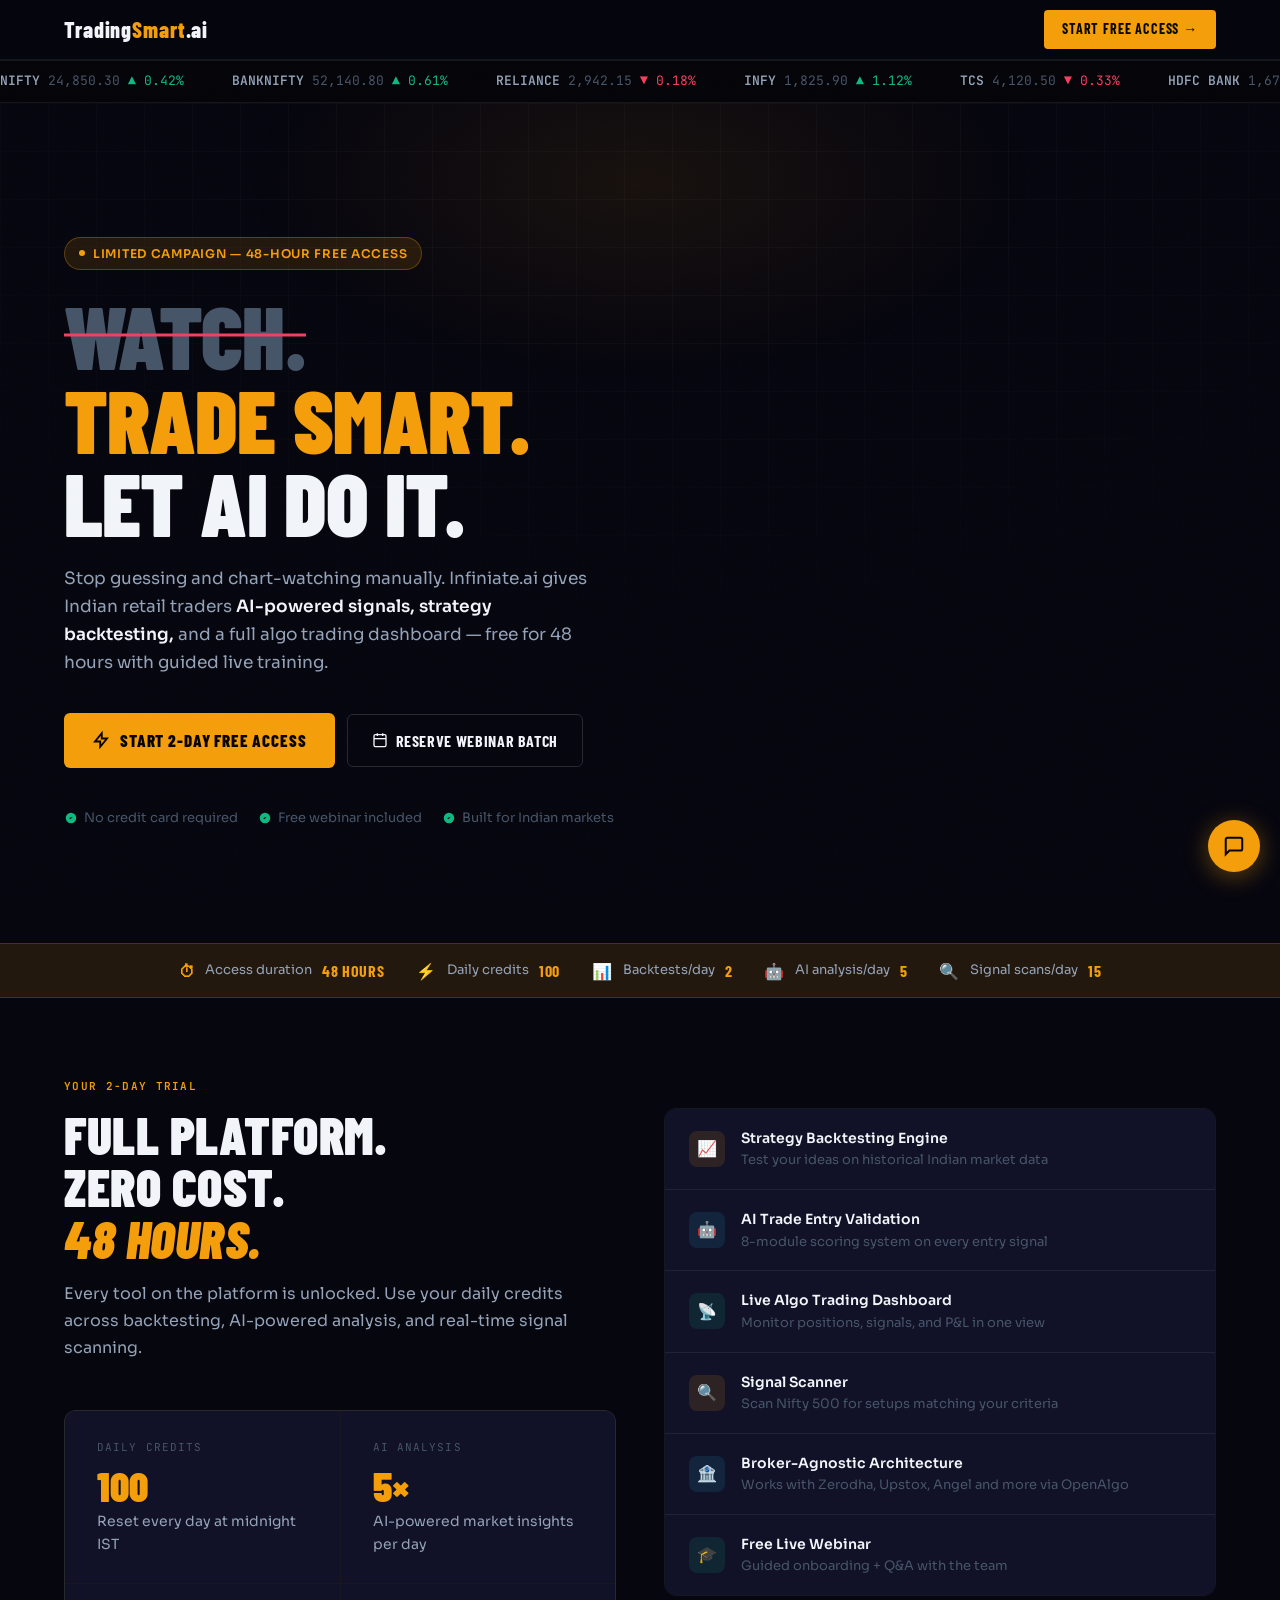
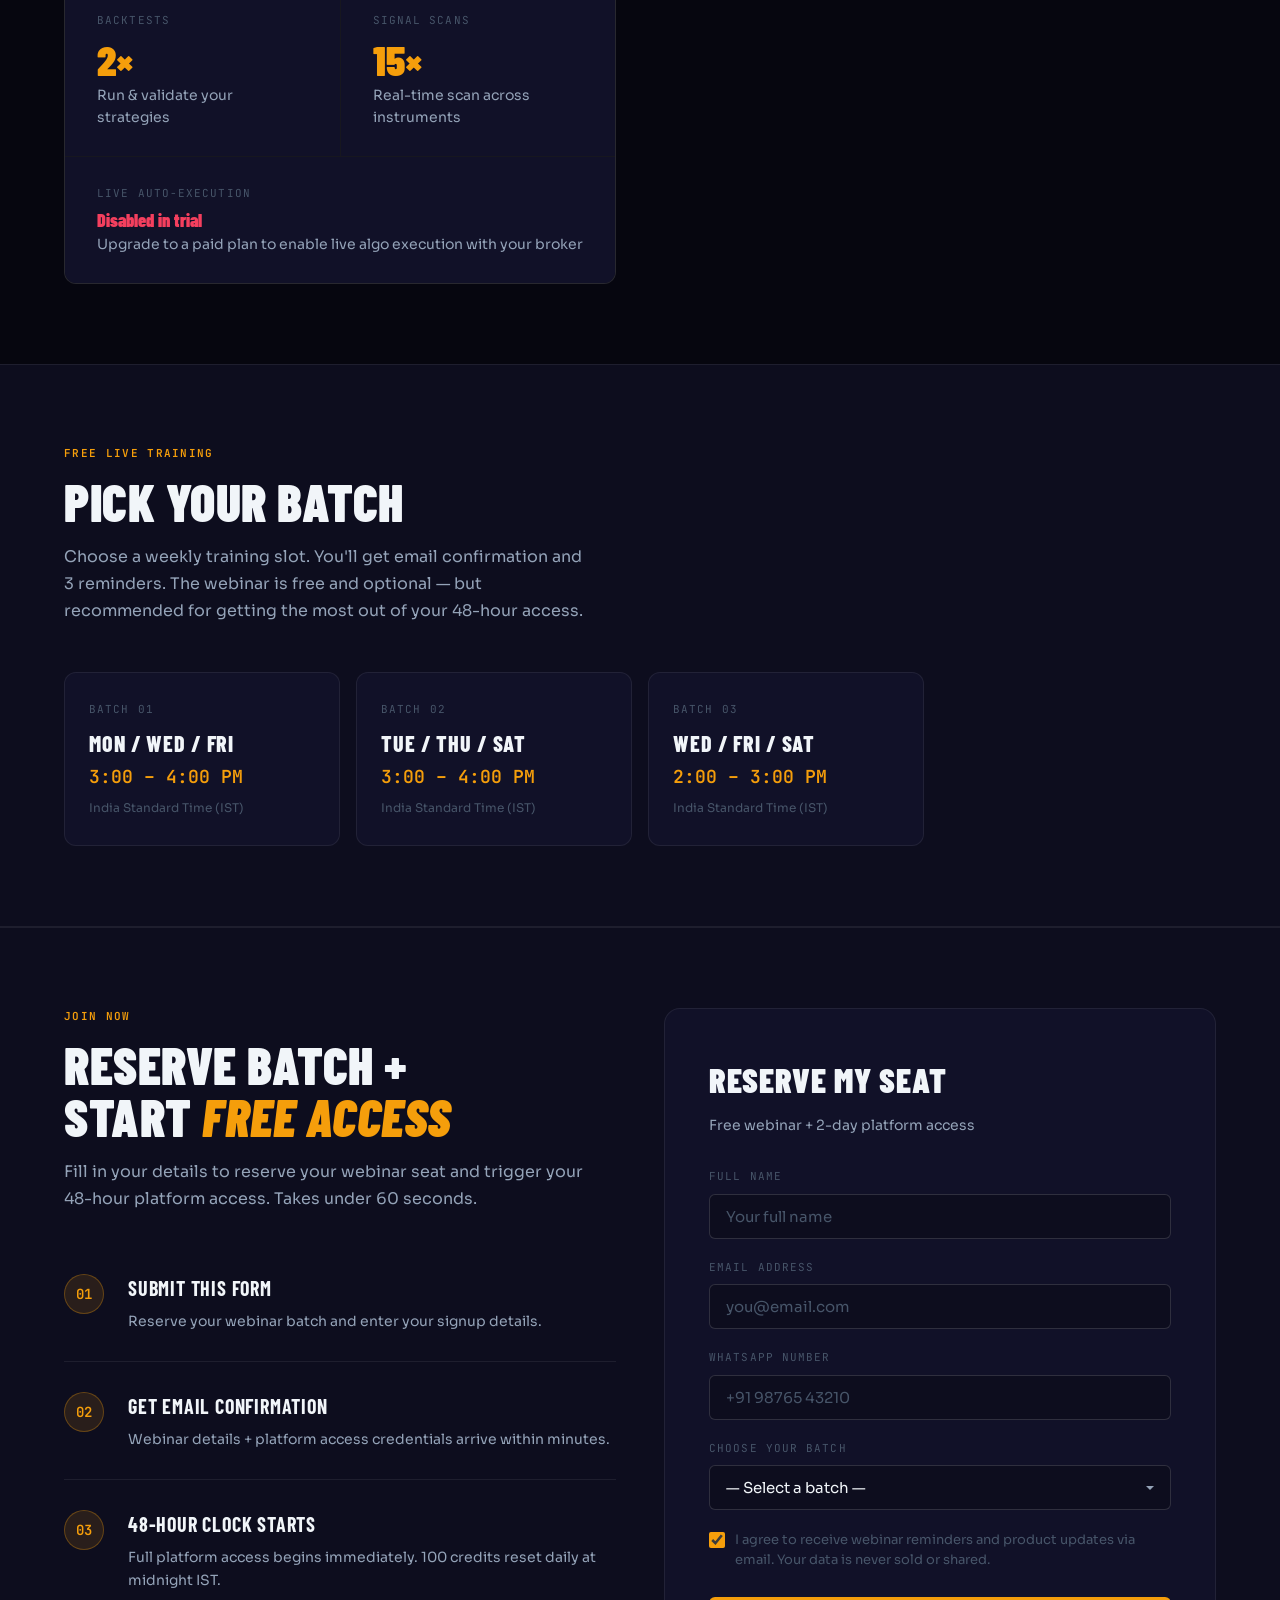
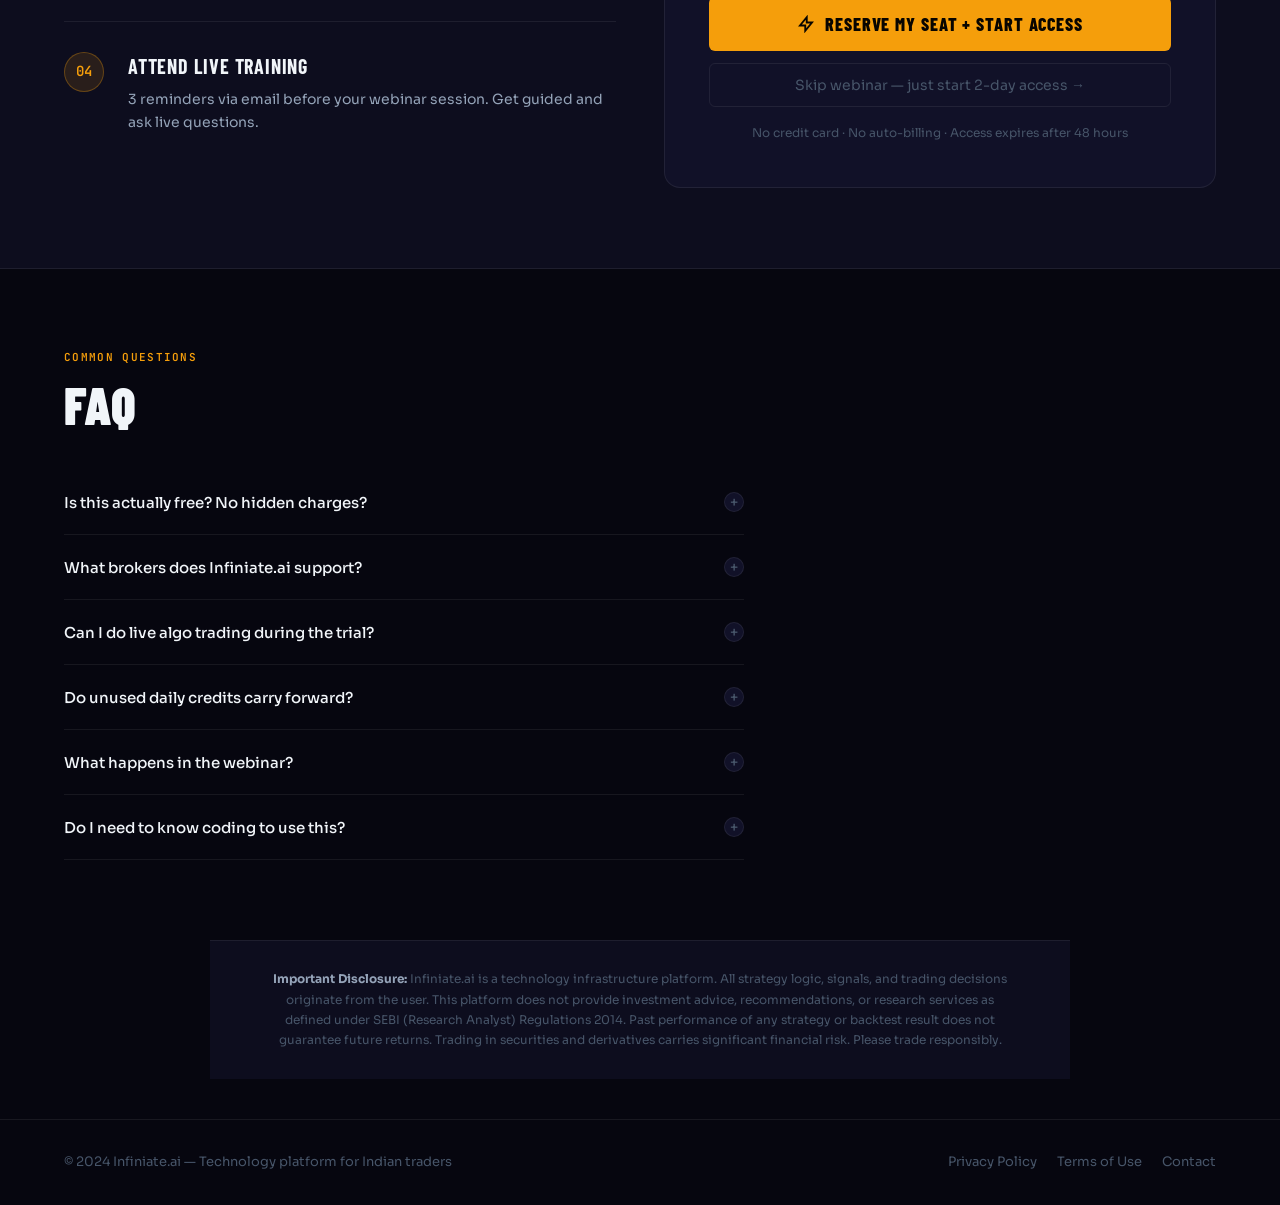
<file: infiniate-landing.html>
<!DOCTYPE html>
<html lang="en">
<head>
<meta charset="UTF-8">
<meta name="viewport" content="width=device-width, initial-scale=1.0">
<title>Infiniate.ai — 2-Day Free Access + Live Training</title>
<link rel="preconnect" href="https://fonts.googleapis.com">
<link href="https://fonts.googleapis.com/css2?family=Barlow+Condensed:wght@400;600;700;800;900&family=Sora:wght@300;400;500;600&family=JetBrains+Mono:wght@400;500;600&display=swap" rel="stylesheet">
<style>
  *, *::before, *::after { box-sizing: border-box; margin: 0; padding: 0; }

  :root {
    --bg-root: #06060f;
    --bg-surface: #0d0d1e;
    --bg-card: #111128;
    --bg-card-hover: #161635;
    --border: rgba(255,255,255,0.07);
    --border-hover: rgba(255,255,255,0.14);
    --amber: #f59e0b;
    --amber-dim: rgba(245,158,11,0.12);
    --amber-glow: rgba(245,158,11,0.25);
    --cyan: #22d3ee;
    --cyan-dim: rgba(34,211,238,0.1);
    --green: #10b981;
    --green-dim: rgba(16,185,129,0.12);
    --red: #f43f5e;
    --text-primary: #f1f5f9;
    --text-secondary: #94a3b8;
    --text-muted: #475569;
    --font-head: 'Barlow Condensed', sans-serif;
    --font-body: 'Sora', sans-serif;
    --font-mono: 'JetBrains Mono', monospace;
  }

  html { scroll-behavior: smooth; }

  body {
    background: var(--bg-root);
    color: var(--text-primary);
    font-family: var(--font-body);
    font-size: 15px;
    line-height: 1.6;
    overflow-x: hidden;
  }

  /* ── NOISE TEXTURE OVERLAY ── */
  body::before {
    content: '';
    position: fixed;
    inset: 0;
    background-image: url("data:image/svg+xml,%3Csvg xmlns='http://www.w3.org/2000/svg' width='300' height='300'%3E%3Cfilter id='n'%3E%3CfeTurbulence type='fractalNoise' baseFrequency='0.75' numOctaves='4' stitchTiles='stitch'/%3E%3C/filter%3E%3Crect width='300' height='300' filter='url(%23n)' opacity='0.03'/%3E%3C/svg%3E");
    pointer-events: none;
    z-index: 0;
    opacity: 0.4;
  }

  /* ── HEADER ── */
  .header {
    position: sticky;
    top: 0;
    z-index: 100;
    display: flex;
    align-items: center;
    justify-content: space-between;
    padding: 0 5%;
    height: 60px;
    background: rgba(6,6,15,0.85);
    backdrop-filter: blur(16px);
    border-bottom: 1px solid var(--border);
  }
  .logo {
    font-family: var(--font-head);
    font-size: 22px;
    font-weight: 800;
    letter-spacing: 0.04em;
    color: var(--text-primary);
    text-decoration: none;
  }
  .logo span { color: var(--amber); }
  .header-cta {
    background: var(--amber);
    color: #0a0a00;
    font-family: var(--font-head);
    font-size: 14px;
    font-weight: 700;
    letter-spacing: 0.06em;
    text-transform: uppercase;
    border: none;
    padding: 8px 18px;
    border-radius: 4px;
    cursor: pointer;
    text-decoration: none;
    transition: background 0.2s, transform 0.1s;
  }
  .header-cta:hover { background: #fbbf24; transform: translateY(-1px); }
  .header-cta:active { transform: translateY(0); }

  /* ── HERO ── */
  .hero {
    position: relative;
    min-height: calc(100vh - 60px);
    display: flex;
    align-items: center;
    padding: 80px 5% 60px;
    overflow: hidden;
  }
  .hero-bg-grid {
    position: absolute;
    inset: 0;
    background-image:
      linear-gradient(rgba(255,255,255,0.025) 1px, transparent 1px),
      linear-gradient(90deg, rgba(255,255,255,0.025) 1px, transparent 1px);
    background-size: 48px 48px;
    mask-image: radial-gradient(ellipse 80% 70% at 50% 0%, black 40%, transparent 100%);
  }
  .hero-glow {
    position: absolute;
    top: -120px;
    left: 50%;
    transform: translateX(-50%);
    width: 800px;
    height: 400px;
    background: radial-gradient(ellipse, rgba(245,158,11,0.08) 0%, transparent 70%);
    pointer-events: none;
  }
  .hero-content {
    position: relative;
    z-index: 2;
    max-width: 720px;
  }
  .hero-badge {
    display: inline-flex;
    align-items: center;
    gap: 8px;
    background: var(--amber-dim);
    border: 1px solid rgba(245,158,11,0.3);
    border-radius: 100px;
    padding: 6px 14px;
    font-size: 12px;
    font-weight: 600;
    color: var(--amber);
    letter-spacing: 0.06em;
    text-transform: uppercase;
    margin-bottom: 24px;
  }
  .hero-badge .dot {
    width: 6px; height: 6px;
    background: var(--amber);
    border-radius: 50%;
    animation: pulse-dot 2s ease-in-out infinite;
  }
  @keyframes pulse-dot {
    0%, 100% { opacity: 1; transform: scale(1); }
    50% { opacity: 0.5; transform: scale(0.7); }
  }
  .hero-headline {
    font-family: var(--font-head);
    font-size: clamp(52px, 9vw, 88px);
    font-weight: 900;
    line-height: 0.95;
    letter-spacing: -0.01em;
    text-transform: uppercase;
    margin-bottom: 20px;
  }
  .hero-headline em {
    font-style: normal;
    color: var(--amber);
  }
  .hero-headline .strike {
    position: relative;
    color: var(--text-muted);
  }
  .hero-headline .strike::after {
    content: '';
    position: absolute;
    left: 0; right: 0;
    top: 50%;
    height: 3px;
    background: var(--red);
    transform: translateY(-50%);
  }
  .hero-sub {
    font-size: 17px;
    color: var(--text-secondary);
    line-height: 1.65;
    max-width: 540px;
    margin-bottom: 36px;
  }
  .hero-sub strong { color: var(--text-primary); font-weight: 600; }

  .cta-group {
    display: flex;
    flex-wrap: wrap;
    gap: 12px;
    align-items: center;
    margin-bottom: 40px;
  }
  .btn-primary {
    display: inline-flex;
    align-items: center;
    gap: 10px;
    background: var(--amber);
    color: #080500;
    font-family: var(--font-head);
    font-size: 17px;
    font-weight: 800;
    letter-spacing: 0.05em;
    text-transform: uppercase;
    padding: 14px 28px;
    border-radius: 6px;
    border: none;
    cursor: pointer;
    text-decoration: none;
    transition: background 0.2s, transform 0.15s, box-shadow 0.2s;
    box-shadow: 0 0 0 0 var(--amber-glow);
    animation: cta-breathe 3s ease-in-out infinite;
  }
  @keyframes cta-breathe {
    0%, 100% { box-shadow: 0 0 20px rgba(245,158,11,0.2); }
    50% { box-shadow: 0 0 36px rgba(245,158,11,0.45); }
  }
  .btn-primary:hover { background: #fbbf24; transform: translateY(-2px); }
  .btn-primary:active { transform: translateY(0); }
  .btn-primary svg { width: 18px; height: 18px; flex-shrink: 0; }

  .btn-secondary {
    display: inline-flex;
    align-items: center;
    gap: 8px;
    background: transparent;
    color: var(--text-primary);
    font-family: var(--font-head);
    font-size: 16px;
    font-weight: 700;
    letter-spacing: 0.04em;
    text-transform: uppercase;
    padding: 13px 24px;
    border-radius: 6px;
    border: 1px solid var(--border-hover);
    cursor: pointer;
    text-decoration: none;
    transition: background 0.2s, border-color 0.2s;
  }
  .btn-secondary:hover { background: rgba(255,255,255,0.05); border-color: rgba(255,255,255,0.25); }

  .hero-trust {
    display: flex;
    flex-wrap: wrap;
    gap: 20px;
    align-items: center;
  }
  .trust-item {
    display: flex;
    align-items: center;
    gap: 6px;
    font-size: 13px;
    color: var(--text-muted);
  }
  .trust-item svg { color: var(--green); flex-shrink: 0; }

  /* ── URGENCY STRIP ── */
  .urgency-strip {
    background: var(--amber-dim);
    border-top: 1px solid rgba(245,158,11,0.2);
    border-bottom: 1px solid rgba(245,158,11,0.2);
    padding: 14px 5%;
    display: flex;
    align-items: center;
    justify-content: center;
    gap: 32px;
    flex-wrap: wrap;
  }
  .urgency-item {
    display: flex;
    align-items: center;
    gap: 10px;
    font-family: var(--font-head);
    font-size: 16px;
    font-weight: 700;
    letter-spacing: 0.04em;
    text-transform: uppercase;
    color: var(--amber);
  }
  .urgency-item span { color: var(--text-secondary); font-weight: 400; font-family: var(--font-body); font-size: 13px; text-transform: none; letter-spacing: 0; }

  /* ── SECTION COMMON ── */
  section { padding: 80px 5%; position: relative; }
  .section-label {
    font-family: var(--font-mono);
    font-size: 11px;
    font-weight: 600;
    letter-spacing: 0.12em;
    text-transform: uppercase;
    color: var(--amber);
    margin-bottom: 12px;
  }
  .section-title {
    font-family: var(--font-head);
    font-size: clamp(34px, 5vw, 52px);
    font-weight: 900;
    text-transform: uppercase;
    line-height: 1;
    letter-spacing: 0.01em;
    margin-bottom: 16px;
  }
  .section-sub {
    font-size: 16px;
    color: var(--text-secondary);
    max-width: 520px;
    margin-bottom: 48px;
    line-height: 1.7;
  }
  .divider {
    width: 100%;
    height: 1px;
    background: var(--border);
  }

  /* ── WHAT YOU GET ── */
  .access-grid {
    display: grid;
    grid-template-columns: 1fr 1fr;
    gap: 1px;
    background: var(--border);
    border: 1px solid var(--border);
    border-radius: 12px;
    overflow: hidden;
    max-width: 900px;
  }
  @media (max-width: 640px) {
    .access-grid { grid-template-columns: 1fr; }
  }
  .access-cell {
    background: var(--bg-card);
    padding: 28px 32px;
    transition: background 0.2s;
  }
  .access-cell:hover { background: var(--bg-card-hover); }
  .access-cell .label {
    font-family: var(--font-mono);
    font-size: 11px;
    letter-spacing: 0.1em;
    text-transform: uppercase;
    color: var(--text-muted);
    margin-bottom: 8px;
  }
  .access-cell .value {
    font-family: var(--font-head);
    font-size: 42px;
    font-weight: 900;
    line-height: 1;
    color: var(--amber);
    margin-bottom: 4px;
  }
  .access-cell .desc {
    font-size: 14px;
    color: var(--text-secondary);
  }
  .access-cell.disabled .value { color: var(--red); font-size: 18px; margin-top: 4px; }
  .access-cell.disabled { opacity: 0.7; }

  /* ── FEATURE PILLS ── */
  .feature-list {
    display: flex;
    flex-direction: column;
    gap: 0;
    border: 1px solid var(--border);
    border-radius: 12px;
    overflow: hidden;
    max-width: 560px;
  }
  .feature-row {
    display: flex;
    align-items: center;
    gap: 16px;
    padding: 18px 24px;
    background: var(--bg-card);
    border-bottom: 1px solid var(--border);
    transition: background 0.15s;
  }
  .feature-row:last-child { border-bottom: none; }
  .feature-row:hover { background: var(--bg-card-hover); }
  .feature-icon {
    width: 36px; height: 36px;
    border-radius: 8px;
    display: flex; align-items: center; justify-content: center;
    flex-shrink: 0;
    font-size: 16px;
  }
  .feature-icon.amber { background: var(--amber-dim); color: var(--amber); }
  .feature-icon.cyan { background: var(--cyan-dim); color: var(--cyan); }
  .feature-icon.green { background: var(--green-dim); color: var(--green); }
  .feature-text .title { font-weight: 600; font-size: 14px; color: var(--text-primary); }
  .feature-text .sub { font-size: 13px; color: var(--text-muted); margin-top: 1px; }

  /* ── BATCHES ── */
  .batch-grid {
    display: grid;
    grid-template-columns: repeat(3, 1fr);
    gap: 16px;
    max-width: 860px;
  }
  @media (max-width: 720px) {
    .batch-grid { grid-template-columns: 1fr; }
  }
  .batch-card {
    position: relative;
    background: var(--bg-card);
    border: 1px solid var(--border);
    border-radius: 12px;
    padding: 28px 24px;
    cursor: pointer;
    transition: border-color 0.2s, background 0.2s, transform 0.15s;
  }
  .batch-card:hover { border-color: rgba(245,158,11,0.4); background: var(--bg-card-hover); transform: translateY(-2px); }
  .batch-card.selected { border-color: var(--amber); background: var(--amber-dim); }
  .batch-card.selected::before {
    content: '✓';
    position: absolute;
    top: 14px; right: 14px;
    width: 22px; height: 22px;
    background: var(--amber);
    color: #080500;
    font-size: 12px;
    font-weight: 800;
    border-radius: 50%;
    display: flex; align-items: center; justify-content: center;
    line-height: 22px;
    text-align: center;
  }
  .batch-number {
    font-family: var(--font-mono);
    font-size: 11px;
    letter-spacing: 0.1em;
    color: var(--text-muted);
    margin-bottom: 12px;
  }
  .batch-days {
    font-family: var(--font-head);
    font-size: 22px;
    font-weight: 800;
    text-transform: uppercase;
    letter-spacing: 0.04em;
    color: var(--text-primary);
    margin-bottom: 8px;
    line-height: 1.1;
  }
  .batch-time {
    font-family: var(--font-mono);
    font-size: 18px;
    font-weight: 600;
    color: var(--amber);
    margin-bottom: 6px;
  }
  .batch-tz {
    font-size: 12px;
    color: var(--text-muted);
  }

  /* ── REGISTRATION FORM ── */
  .form-section {
    background: var(--bg-surface);
    border-top: 1px solid var(--border);
    border-bottom: 1px solid var(--border);
  }
  .form-card {
    background: var(--bg-card);
    border: 1px solid var(--border);
    border-radius: 16px;
    padding: 44px;
    max-width: 560px;
  }
  @media (max-width: 600px) {
    .form-card { padding: 28px 22px; }
  }
  .form-title {
    font-family: var(--font-head);
    font-size: 34px;
    font-weight: 900;
    text-transform: uppercase;
    letter-spacing: 0.02em;
    margin-bottom: 6px;
  }
  .form-subtitle {
    font-size: 14px;
    color: var(--text-secondary);
    margin-bottom: 32px;
  }
  .form-group { margin-bottom: 20px; }
  .form-group label {
    display: block;
    font-family: var(--font-mono);
    font-size: 11px;
    letter-spacing: 0.1em;
    text-transform: uppercase;
    color: var(--text-muted);
    margin-bottom: 8px;
  }
  .form-group input,
  .form-group select {
    width: 100%;
    background: var(--bg-surface);
    border: 1px solid var(--border-hover);
    border-radius: 6px;
    color: var(--text-primary);
    font-family: var(--font-body);
    font-size: 15px;
    padding: 12px 16px;
    transition: border-color 0.2s, box-shadow 0.2s;
    outline: none;
    appearance: none;
  }
  .form-group input::placeholder { color: var(--text-muted); }
  .form-group input:focus,
  .form-group select:focus {
    border-color: var(--amber);
    box-shadow: 0 0 0 3px var(--amber-dim);
  }
  .form-group select {
    background-image: url("data:image/svg+xml,%3Csvg xmlns='http://www.w3.org/2000/svg' viewBox='0 0 16 16'%3E%3Cpath fill='%2394a3b8' d='M4 6l4 4 4-4'/%3E%3C/svg%3E");
    background-repeat: no-repeat;
    background-position: right 12px center;
    background-size: 16px;
    padding-right: 40px;
    cursor: pointer;
  }
  .form-group select option { background: #111128; }
  .form-consent {
    display: flex;
    gap: 10px;
    align-items: flex-start;
    margin-bottom: 28px;
  }
  .form-consent input[type="checkbox"] {
    width: 16px; height: 16px;
    margin-top: 2px;
    flex-shrink: 0;
    accent-color: var(--amber);
    cursor: pointer;
  }
  .form-consent p {
    font-size: 13px;
    color: var(--text-muted);
    line-height: 1.5;
  }
  .form-actions { display: flex; flex-direction: column; gap: 12px; }
  .btn-full {
    width: 100%;
    display: flex;
    align-items: center;
    justify-content: center;
    gap: 10px;
    background: var(--amber);
    color: #080500;
    font-family: var(--font-head);
    font-size: 18px;
    font-weight: 800;
    letter-spacing: 0.05em;
    text-transform: uppercase;
    padding: 16px;
    border-radius: 6px;
    border: none;
    cursor: pointer;
    transition: background 0.2s, transform 0.1s;
  }
  .btn-full:hover { background: #fbbf24; }
  .btn-full:active { transform: scale(0.99); }
  .btn-skip {
    width: 100%;
    background: transparent;
    color: var(--text-muted);
    font-size: 14px;
    border: 1px solid var(--border);
    border-radius: 6px;
    padding: 12px;
    cursor: pointer;
    font-family: var(--font-body);
    transition: border-color 0.2s, color 0.2s;
  }
  .btn-skip:hover { color: var(--text-secondary); border-color: var(--border-hover); }

  /* ── HOW IT WORKS ── */
  .steps {
    display: flex;
    flex-direction: column;
    gap: 0;
    max-width: 640px;
  }
  .step {
    display: flex;
    gap: 24px;
    padding: 28px 0;
    border-bottom: 1px solid var(--border);
  }
  .step:last-child { border-bottom: none; }
  .step-num {
    flex-shrink: 0;
    width: 40px; height: 40px;
    background: var(--amber-dim);
    border: 1px solid rgba(245,158,11,0.3);
    border-radius: 50%;
    display: flex; align-items: center; justify-content: center;
    font-family: var(--font-mono);
    font-size: 14px;
    font-weight: 600;
    color: var(--amber);
    margin-top: 2px;
  }
  .step-title {
    font-family: var(--font-head);
    font-size: 20px;
    font-weight: 700;
    text-transform: uppercase;
    letter-spacing: 0.04em;
    margin-bottom: 6px;
  }
  .step-desc { font-size: 14px; color: var(--text-secondary); line-height: 1.65; }

  /* ── FAQ ── */
  .faq-list { max-width: 680px; }
  .faq-item {
    border-bottom: 1px solid var(--border);
    overflow: hidden;
  }
  .faq-q {
    width: 100%;
    background: none;
    border: none;
    color: var(--text-primary);
    font-family: var(--font-body);
    font-size: 15px;
    font-weight: 500;
    text-align: left;
    padding: 22px 0;
    cursor: pointer;
    display: flex;
    justify-content: space-between;
    align-items: center;
    gap: 16px;
    transition: color 0.2s;
  }
  .faq-q:hover { color: var(--amber); }
  .faq-q .icon {
    flex-shrink: 0;
    width: 20px; height: 20px;
    border-radius: 50%;
    background: var(--bg-card);
    border: 1px solid var(--border);
    display: flex; align-items: center; justify-content: center;
    font-size: 14px;
    transition: transform 0.3s, background 0.2s;
    color: var(--text-muted);
  }
  .faq-item.open .faq-q .icon { transform: rotate(45deg); background: var(--amber-dim); border-color: rgba(245,158,11,0.3); color: var(--amber); }
  .faq-a {
    max-height: 0;
    overflow: hidden;
    transition: max-height 0.35s ease;
  }
  .faq-item.open .faq-a { max-height: 200px; }
  .faq-a p {
    padding-bottom: 22px;
    font-size: 14px;
    color: var(--text-secondary);
    line-height: 1.7;
  }

  /* ── COMPLIANCE STRIP ── */
  .compliance {
    background: var(--bg-surface);
    border-top: 1px solid var(--border);
    padding: 28px 5%;
    font-size: 12px;
    color: var(--text-muted);
    line-height: 1.7;
    text-align: center;
    max-width: 860px;
    margin: 0 auto;
  }

  /* ── FOOTER ── */
  footer {
    padding: 32px 5%;
    border-top: 1px solid var(--border);
    display: flex;
    justify-content: space-between;
    align-items: center;
    flex-wrap: wrap;
    gap: 16px;
  }
  footer p { font-size: 13px; color: var(--text-muted); }
  .footer-links { display: flex; gap: 20px; }
  .footer-links a { font-size: 13px; color: var(--text-muted); text-decoration: none; transition: color 0.2s; }
  .footer-links a:hover { color: var(--text-secondary); }

  /* ── STICKY MOBILE CTA ── */
  .sticky-cta {
    display: none;
    position: fixed;
    bottom: 0; left: 0; right: 0;
    z-index: 90;
    background: rgba(6,6,15,0.96);
    backdrop-filter: blur(16px);
    border-top: 1px solid var(--border);
    padding: 14px 20px;
  }
  @media (max-width: 768px) {
    .sticky-cta { display: block; }
    section { padding: 64px 5%; }
    .hero { padding: 60px 5% 40px; }
  }

  /* ── CHATBOT ── */
  .chat-fab {
    position: fixed;
    bottom: 72px;
    right: 20px;
    z-index: 200;
    width: 52px; height: 52px;
    background: var(--amber);
    border-radius: 50%;
    display: flex; align-items: center; justify-content: center;
    cursor: pointer;
    box-shadow: 0 4px 24px rgba(245,158,11,0.4);
    transition: transform 0.2s;
    border: none;
  }
  .chat-fab:hover { transform: scale(1.08); }
  @media (min-width: 769px) {
    .chat-fab { bottom: 28px; }
  }
  .chat-fab svg { color: #080500; }

  .chat-bubble {
    position: fixed;
    bottom: 136px;
    right: 16px;
    z-index: 200;
    width: 320px;
    background: var(--bg-card);
    border: 1px solid var(--border);
    border-radius: 16px;
    overflow: hidden;
    box-shadow: 0 16px 48px rgba(0,0,0,0.6);
    display: none;
    flex-direction: column;
    max-height: 440px;
  }
  @media (min-width: 769px) { .chat-bubble { bottom: 92px; } }
  .chat-bubble.open { display: flex; }
  .chat-header {
    background: var(--bg-surface);
    padding: 14px 18px;
    border-bottom: 1px solid var(--border);
    display: flex;
    align-items: center;
    gap: 10px;
  }
  .chat-avatar {
    width: 32px; height: 32px;
    border-radius: 50%;
    background: var(--amber-dim);
    border: 1px solid rgba(245,158,11,0.3);
    display: flex; align-items: center; justify-content: center;
    font-size: 14px;
  }
  .chat-header-text .name { font-size: 13px; font-weight: 600; }
  .chat-header-text .status { font-size: 11px; color: var(--green); }
  .chat-msgs {
    flex: 1;
    overflow-y: auto;
    padding: 16px;
    display: flex;
    flex-direction: column;
    gap: 12px;
    min-height: 200px;
  }
  .chat-msg {
    max-width: 85%;
    font-size: 13px;
    line-height: 1.5;
    padding: 10px 14px;
    border-radius: 10px;
  }
  .chat-msg.bot { background: var(--bg-surface); color: var(--text-primary); align-self: flex-start; border-bottom-left-radius: 3px; }
  .chat-msg.user { background: var(--amber-dim); color: var(--amber); align-self: flex-end; border-bottom-right-radius: 3px; border: 1px solid rgba(245,158,11,0.2); }
  .chat-chips {
    padding: 0 16px 12px;
    display: flex;
    flex-wrap: wrap;
    gap: 6px;
  }
  .chat-chip {
    background: var(--bg-surface);
    border: 1px solid var(--border-hover);
    border-radius: 100px;
    padding: 5px 12px;
    font-size: 12px;
    color: var(--text-secondary);
    cursor: pointer;
    transition: border-color 0.15s, color 0.15s;
  }
  .chat-chip:hover { border-color: var(--amber); color: var(--amber); }
  .chat-input-row {
    padding: 12px 16px;
    border-top: 1px solid var(--border);
    display: flex;
    gap: 8px;
  }
  .chat-input {
    flex: 1;
    background: var(--bg-surface);
    border: 1px solid var(--border);
    border-radius: 6px;
    color: var(--text-primary);
    font-size: 13px;
    padding: 8px 12px;
    outline: none;
  }
  .chat-input::placeholder { color: var(--text-muted); }
  .chat-input:focus { border-color: var(--amber); }
  .chat-send {
    width: 34px; height: 34px;
    background: var(--amber);
    border: none;
    border-radius: 6px;
    cursor: pointer;
    display: flex; align-items: center; justify-content: center;
    flex-shrink: 0;
    transition: background 0.15s;
  }
  .chat-send:hover { background: #fbbf24; }
  .chat-send svg { color: #080500; }

  /* ── ANIMATIONS ── */
  @keyframes fade-up {
    from { opacity: 0; transform: translateY(24px); }
    to { opacity: 1; transform: translateY(0); }
  }
  .animate-in { animation: fade-up 0.6s ease forwards; }
  .delay-1 { animation-delay: 0.1s; opacity: 0; }
  .delay-2 { animation-delay: 0.22s; opacity: 0; }
  .delay-3 { animation-delay: 0.34s; opacity: 0; }
  .delay-4 { animation-delay: 0.46s; opacity: 0; }
  .delay-5 { animation-delay: 0.58s; opacity: 0; }

  /* ── TICKER TAPE ── */
  .ticker-wrap {
    overflow: hidden;
    background: rgba(0,0,0,0.4);
    border-top: 1px solid var(--border);
    border-bottom: 1px solid var(--border);
    padding: 10px 0;
  }
  .ticker {
    display: flex;
    gap: 48px;
    white-space: nowrap;
    animation: ticker-scroll 30s linear infinite;
    width: max-content;
  }
  @keyframes ticker-scroll { from { transform: translateX(0); } to { transform: translateX(-50%); } }
  .ticker-item {
    font-family: var(--font-mono);
    font-size: 13px;
    color: var(--text-muted);
    display: flex;
    align-items: center;
    gap: 8px;
  }
  .ticker-item .sym { color: var(--text-secondary); font-weight: 600; }
  .ticker-item .up { color: var(--green); }
  .ticker-item .dn { color: var(--red); }

  /* ── TWO COL LAYOUT HELPER ── */
  .two-col {
    display: grid;
    grid-template-columns: 1fr 1fr;
    gap: 48px;
    align-items: start;
  }
  @media (max-width: 860px) {
    .two-col { grid-template-columns: 1fr; gap: 40px; }
  }
</style>
</head>
<body>

<!-- HEADER -->
<header class="header">
  <a href="#" class="logo">Trading<span>Smart</span>.ai</a>
  <a href="#register" class="header-cta">Start Free Access →</a>
</header>

<!-- TICKER -->
<div class="ticker-wrap" aria-hidden="true">
  <div class="ticker">
    <div class="ticker-item"><span class="sym">NIFTY</span> 24,850.30 <span class="up">▲ 0.42%</span></div>
    <div class="ticker-item"><span class="sym">BANKNIFTY</span> 52,140.80 <span class="up">▲ 0.61%</span></div>
    <div class="ticker-item"><span class="sym">RELIANCE</span> 2,942.15 <span class="dn">▼ 0.18%</span></div>
    <div class="ticker-item"><span class="sym">INFY</span> 1,825.90 <span class="up">▲ 1.12%</span></div>
    <div class="ticker-item"><span class="sym">TCS</span> 4,120.50 <span class="dn">▼ 0.33%</span></div>
    <div class="ticker-item"><span class="sym">HDFC BANK</span> 1,678.00 <span class="up">▲ 0.85%</span></div>
    <div class="ticker-item"><span class="sym">GOLD</span> 73,450 <span class="up">▲ 0.22%</span></div>
    <div class="ticker-item"><span class="sym">CRUDE</span> 6,825 <span class="dn">▼ 1.05%</span></div>
    <!-- duplicate for seamless loop -->
    <div class="ticker-item"><span class="sym">NIFTY</span> 24,850.30 <span class="up">▲ 0.42%</span></div>
    <div class="ticker-item"><span class="sym">BANKNIFTY</span> 52,140.80 <span class="up">▲ 0.61%</span></div>
    <div class="ticker-item"><span class="sym">RELIANCE</span> 2,942.15 <span class="dn">▼ 0.18%</span></div>
    <div class="ticker-item"><span class="sym">INFY</span> 1,825.90 <span class="up">▲ 1.12%</span></div>
    <div class="ticker-item"><span class="sym">TCS</span> 4,120.50 <span class="dn">▼ 0.33%</span></div>
    <div class="ticker-item"><span class="sym">HDFC BANK</span> 1,678.00 <span class="up">▲ 0.85%</span></div>
    <div class="ticker-item"><span class="sym">GOLD</span> 73,450 <span class="up">▲ 0.22%</span></div>
    <div class="ticker-item"><span class="sym">CRUDE</span> 6,825 <span class="dn">▼ 1.05%</span></div>
  </div>
</div>

<!-- HERO -->
<section class="hero" id="hero">
  <div class="hero-bg-grid"></div>
  <div class="hero-glow"></div>
  <div class="hero-content">
    <div class="hero-badge animate-in delay-1">
      <span class="dot"></span>
      Limited Campaign — 48-Hour Free Access
    </div>
    <h1 class="hero-headline animate-in delay-2">
      <span class="strike">Watch.</span><br>
      <em>Trade Smart.</em><br>
      Let AI Do It.
    </h1>
    <p class="hero-sub animate-in delay-3">
      Stop guessing and chart-watching manually. Infiniate.ai gives Indian retail traders
      <strong>AI-powered signals, strategy backtesting,</strong> and a full algo trading dashboard —
      free for 48 hours with guided live training.
    </p>
    <div class="cta-group animate-in delay-4">
      <a href="#register" class="btn-primary">
        <svg viewBox="0 0 24 24" fill="none" stroke="currentColor" stroke-width="2.5"><path d="M13 10V3L4 14h7v7l9-11h-7z"/></svg>
        Start 2-Day Free Access
      </a>
      <a href="#batches" class="btn-secondary">
        <svg width="16" height="16" viewBox="0 0 24 24" fill="none" stroke="currentColor" stroke-width="2"><rect x="3" y="4" width="18" height="18" rx="2"/><line x1="16" y1="2" x2="16" y2="6"/><line x1="8" y1="2" x2="8" y2="6"/><line x1="3" y1="10" x2="21" y2="10"/></svg>
        Reserve Webinar Batch
      </a>
    </div>
    <div class="hero-trust animate-in delay-5">
      <div class="trust-item">
        <svg width="14" height="14" viewBox="0 0 24 24" fill="currentColor"><path d="M9 12l2 2 4-4m6 2a9 9 0 11-18 0 9 9 0 0118 0z"/></svg>
        No credit card required
      </div>
      <div class="trust-item">
        <svg width="14" height="14" viewBox="0 0 24 24" fill="currentColor"><path d="M9 12l2 2 4-4m6 2a9 9 0 11-18 0 9 9 0 0118 0z"/></svg>
        Free webinar included
      </div>
      <div class="trust-item">
        <svg width="14" height="14" viewBox="0 0 24 24" fill="currentColor"><path d="M9 12l2 2 4-4m6 2a9 9 0 11-18 0 9 9 0 0118 0z"/></svg>
        Built for Indian markets
      </div>
    </div>
  </div>
</section>

<!-- URGENCY STRIP -->
<div class="urgency-strip">
  <div class="urgency-item">
    ⏱ <span>Access duration</span> 48 Hours
  </div>
  <div class="urgency-item">
    ⚡ <span>Daily credits</span> 100
  </div>
  <div class="urgency-item">
    📊 <span>Backtests/day</span> 2
  </div>
  <div class="urgency-item">
    🤖 <span>AI analysis/day</span> 5
  </div>
  <div class="urgency-item">
    🔍 <span>Signal scans/day</span> 15
  </div>
</div>

<!-- WHAT YOU GET -->
<section id="access">
  <div class="section-label">Your 2-Day Trial</div>
  <div class="two-col">
    <div>
      <h2 class="section-title">Full Platform.<br>Zero Cost.<br><em style="color:var(--amber)">48 Hours.</em></h2>
      <p class="section-sub">Every tool on the platform is unlocked. Use your daily credits across backtesting, AI-powered analysis, and real-time signal scanning.</p>
      <div class="access-grid">
        <div class="access-cell">
          <div class="label">Daily Credits</div>
          <div class="value">100</div>
          <div class="desc">Reset every day at midnight IST</div>
        </div>
        <div class="access-cell">
          <div class="label">AI Analysis</div>
          <div class="value">5×</div>
          <div class="desc">AI-powered market insights per day</div>
        </div>
        <div class="access-cell">
          <div class="label">Backtests</div>
          <div class="value">2×</div>
          <div class="desc">Run & validate your strategies</div>
        </div>
        <div class="access-cell">
          <div class="label">Signal Scans</div>
          <div class="value">15×</div>
          <div class="desc">Real-time scan across instruments</div>
        </div>
        <div class="access-cell disabled" style="grid-column: span 2;">
          <div class="label">Live Auto-Execution</div>
          <div class="value">Disabled in trial</div>
          <div class="desc">Upgrade to a paid plan to enable live algo execution with your broker</div>
        </div>
      </div>
    </div>
    <div>
      <div class="feature-list">
        <div class="feature-row">
          <div class="feature-icon amber">📈</div>
          <div class="feature-text">
            <div class="title">Strategy Backtesting Engine</div>
            <div class="sub">Test your ideas on historical Indian market data</div>
          </div>
        </div>
        <div class="feature-row">
          <div class="feature-icon cyan">🤖</div>
          <div class="feature-text">
            <div class="title">AI Trade Entry Validation</div>
            <div class="sub">8-module scoring system on every entry signal</div>
          </div>
        </div>
        <div class="feature-row">
          <div class="feature-icon green">📡</div>
          <div class="feature-text">
            <div class="title">Live Algo Trading Dashboard</div>
            <div class="sub">Monitor positions, signals, and P&L in one view</div>
          </div>
        </div>
        <div class="feature-row">
          <div class="feature-icon amber">🔍</div>
          <div class="feature-text">
            <div class="title">Signal Scanner</div>
            <div class="sub">Scan Nifty 500 for setups matching your criteria</div>
          </div>
        </div>
        <div class="feature-row">
          <div class="feature-icon cyan">🏦</div>
          <div class="feature-text">
            <div class="title">Broker-Agnostic Architecture</div>
            <div class="sub">Works with Zerodha, Upstox, Angel and more via OpenAlgo</div>
          </div>
        </div>
        <div class="feature-row">
          <div class="feature-icon green">🎓</div>
          <div class="feature-text">
            <div class="title">Free Live Webinar</div>
            <div class="sub">Guided onboarding + Q&A with the team</div>
          </div>
        </div>
      </div>
    </div>
  </div>
</section>

<!-- BATCHES -->
<section id="batches" style="background: var(--bg-surface); border-top: 1px solid var(--border); border-bottom: 1px solid var(--border);">
  <div class="section-label">Free Live Training</div>
  <h2 class="section-title">Pick Your Batch</h2>
  <p class="section-sub">Choose a weekly training slot. You'll get email confirmation and 3 reminders. The webinar is free and optional — but recommended for getting the most out of your 48-hour access.</p>
  <div class="batch-grid" id="batchGrid">
    <div class="batch-card" data-batch="1" onclick="selectBatch(this)">
      <div class="batch-number">BATCH 01</div>
      <div class="batch-days">Mon / Wed / Fri</div>
      <div class="batch-time">3:00 – 4:00 PM</div>
      <div class="batch-tz">India Standard Time (IST)</div>
    </div>
    <div class="batch-card" data-batch="2" onclick="selectBatch(this)">
      <div class="batch-number">BATCH 02</div>
      <div class="batch-days">Tue / Thu / Sat</div>
      <div class="batch-time">3:00 – 4:00 PM</div>
      <div class="batch-tz">India Standard Time (IST)</div>
    </div>
    <div class="batch-card" data-batch="3" onclick="selectBatch(this)">
      <div class="batch-number">BATCH 03</div>
      <div class="batch-days">Wed / Fri / Sat</div>
      <div class="batch-time">2:00 – 3:00 PM</div>
      <div class="batch-tz">India Standard Time (IST)</div>
    </div>
  </div>
</section>

<!-- REGISTER -->
<section id="register" class="form-section">
  <div class="two-col" style="align-items: start;">
    <div>
      <div class="section-label">Join Now</div>
      <h2 class="section-title">Reserve Batch +<br>Start <em style="color:var(--amber)">Free Access</em></h2>
      <p class="section-sub" style="margin-bottom: 32px;">Fill in your details to reserve your webinar seat and trigger your 48-hour platform access. Takes under 60 seconds.</p>
      <div class="steps">
        <div class="step">
          <div class="step-num">01</div>
          <div>
            <div class="step-title">Submit this form</div>
            <div class="step-desc">Reserve your webinar batch and enter your signup details.</div>
          </div>
        </div>
        <div class="step">
          <div class="step-num">02</div>
          <div>
            <div class="step-title">Get email confirmation</div>
            <div class="step-desc">Webinar details + platform access credentials arrive within minutes.</div>
          </div>
        </div>
        <div class="step">
          <div class="step-num">03</div>
          <div>
            <div class="step-title">48-hour clock starts</div>
            <div class="step-desc">Full platform access begins immediately. 100 credits reset daily at midnight IST.</div>
          </div>
        </div>
        <div class="step">
          <div class="step-num">04</div>
          <div>
            <div class="step-title">Attend live training</div>
            <div class="step-desc">3 reminders via email before your webinar session. Get guided and ask live questions.</div>
          </div>
        </div>
      </div>
    </div>

    <div class="form-card" id="regForm">
      <div class="form-title">Reserve My Seat</div>
      <p class="form-subtitle">Free webinar + 2-day platform access</p>

      <div class="form-group">
        <label for="fname">Full Name</label>
        <input type="text" id="fname" placeholder="Your full name" autocomplete="name">
      </div>
      <div class="form-group">
        <label for="femail">Email Address</label>
        <input type="email" id="femail" placeholder="you@email.com" autocomplete="email">
      </div>
      <div class="form-group">
        <label for="fphone">WhatsApp Number</label>
        <input type="tel" id="fphone" placeholder="+91 98765 43210" autocomplete="tel">
      </div>
      <div class="form-group">
        <label for="fbatch">Choose Your Batch</label>
        <select id="fbatch">
          <option value="">— Select a batch —</option>
          <option value="1">Batch 1 — Mon / Wed / Fri, 3:00–4:00 PM IST</option>
          <option value="2">Batch 2 — Tue / Thu / Sat, 3:00–4:00 PM IST</option>
          <option value="3">Batch 3 — Wed / Fri / Sat, 2:00–3:00 PM IST</option>
        </select>
      </div>
      <div class="form-consent">
        <input type="checkbox" id="fconsent" checked>
        <p for="fconsent">I agree to receive webinar reminders and product updates via email. Your data is never sold or shared.</p>
      </div>
      <div class="form-actions">
        <button class="btn-full" onclick="submitForm()">
          <svg width="18" height="18" viewBox="0 0 24 24" fill="none" stroke="currentColor" stroke-width="2.5"><path d="M13 10V3L4 14h7v7l9-11h-7z"/></svg>
          Reserve My Seat + Start Access
        </button>
        <button class="btn-skip" onclick="skipToSignup()">Skip webinar — just start 2-day access →</button>
      </div>
      <p style="font-size: 12px; color: var(--text-muted); text-align: center; margin-top: 16px;">
        No credit card · No auto-billing · Access expires after 48 hours
      </p>
    </div>
  </div>
</section>

<!-- FAQ -->
<section id="faq">
  <div class="section-label">Common Questions</div>
  <h2 class="section-title" style="margin-bottom: 40px;">FAQ</h2>
  <div class="faq-list" id="faqList">
    <div class="faq-item">
      <button class="faq-q">Is this actually free? No hidden charges? <span class="icon">+</span></button>
      <div class="faq-a"><p>Yes. The 2-day access and the webinar are completely free. No credit card is required to sign up. At the end of 48 hours your access reduces to a read-only view until you choose a paid plan.</p></div>
    </div>
    <div class="faq-item">
      <button class="faq-q">What brokers does Infiniate.ai support? <span class="icon">+</span></button>
      <div class="faq-a"><p>The platform is broker-agnostic via OpenAlgo. It currently supports Zerodha, Upstox, Angel Broking, and other major Indian brokers. Binance API and MetaTrader (via MetaAPI) are also supported for crypto and forex.</p></div>
    </div>
    <div class="faq-item">
      <button class="faq-q">Can I do live algo trading during the trial? <span class="icon">+</span></button>
      <div class="faq-a"><p>Live auto-execution is disabled during the free trial. You can use all analysis, backtesting, and scanning features. Paper trading mode is available so you can simulate live execution without real capital at risk.</p></div>
    </div>
    <div class="faq-item">
      <button class="faq-q">Do unused daily credits carry forward? <span class="icon">+</span></button>
      <div class="faq-a"><p>No. Daily credits reset at midnight IST. This keeps access fair for all trial users. Each day you start fresh with 100 credits, 2 backtests, 5 AI analyses, and 15 signal scans.</p></div>
    </div>
    <div class="faq-item">
      <button class="faq-q">What happens in the webinar? <span class="icon">+</span></button>
      <div class="faq-a"><p>It's a 1-hour live session (not a recording) covering platform walkthrough, how to set up your first strategy, live Q&A with the Infiniate team, and a demo of AI-powered trade entry validation. You can ask questions in real time.</p></div>
    </div>
    <div class="faq-item">
      <button class="faq-q">Do I need to know coding to use this? <span class="icon">+</span></button>
      <div class="faq-a"><p>No coding required. The platform has a visual strategy builder for common patterns. For custom algo logic, Python-based templates are available with documentation. The webinar covers both paths.</p></div>
    </div>
  </div>
</section>

<!-- COMPLIANCE -->
<div style="padding: 0 5% 40px;">
  <div class="compliance">
    <strong style="color: var(--text-secondary);">Important Disclosure:</strong> Infiniate.ai is a technology infrastructure platform. All strategy logic, signals, and trading decisions originate from the user. This platform does not provide investment advice, recommendations, or research services as defined under SEBI (Research Analyst) Regulations 2014. Past performance of any strategy or backtest result does not guarantee future returns. Trading in securities and derivatives carries significant financial risk. Please trade responsibly.
  </div>
</div>

<!-- FOOTER -->
<footer>
  <p>© 2024 Infiniate.ai — Technology platform for Indian traders</p>
  <div class="footer-links">
    <a href="#">Privacy Policy</a>
    <a href="#">Terms of Use</a>
    <a href="#">Contact</a>
  </div>
</footer>

<!-- STICKY MOBILE CTA -->
<div class="sticky-cta" id="stickyCta" style="display:none;">
  <a href="#register" class="btn-full" style="font-size: 16px;">
    <svg width="16" height="16" viewBox="0 0 24 24" fill="none" stroke="currentColor" stroke-width="2.5"><path d="M13 10V3L4 14h7v7l9-11h-7z"/></svg>
    Start 2-Day Free Access
  </a>
</div>

<!-- CHATBOT FAB -->
<button class="chat-fab" onclick="toggleChat()" aria-label="Open chat">
  <svg width="22" height="22" viewBox="0 0 24 24" fill="none" stroke="currentColor" stroke-width="2.2"><path d="M21 15a2 2 0 0 1-2 2H7l-4 4V5a2 2 0 0 1 2-2h14a2 2 0 0 1 2 2z"/></svg>
</button>

<!-- CHATBOT BUBBLE -->
<div class="chat-bubble" id="chatBubble">
  <div class="chat-header">
    <div class="chat-avatar">🤖</div>
    <div class="chat-header-text">
      <div class="name">Infiniate Bot</div>
      <div class="status">● Online</div>
    </div>
  </div>
  <div class="chat-msgs" id="chatMsgs">
    <div class="chat-msg bot">Hi! I can answer questions about Infiniate.ai — how it works, what brokers are supported, and what you get in the free trial. What would you like to know?</div>
  </div>
  <div class="chat-chips" id="chatChips">
    <div class="chat-chip" onclick="chatChip('What is Infiniate?')">What is it?</div>
    <div class="chat-chip" onclick="chatChip('Is the trial really free?')">Really free?</div>
    <div class="chat-chip" onclick="chatChip('Which brokers are supported?')">Brokers?</div>
    <div class="chat-chip" onclick="chatChip('Do I need coding knowledge?')">Need coding?</div>
    <div class="chat-chip" onclick="chatChip('What happens after 48 hours?')">After trial?</div>
  </div>
  <div class="chat-input-row">
    <input class="chat-input" id="chatInput" type="text" placeholder="Ask a question…" onkeydown="if(event.key==='Enter') sendChat()">
    <button class="chat-send" onclick="sendChat()">
      <svg width="14" height="14" viewBox="0 0 24 24" fill="none" stroke="currentColor" stroke-width="2.5"><line x1="22" y1="2" x2="11" y2="13"/><polygon points="22 2 15 22 11 13 2 9 22 2"/></svg>
    </button>
  </div>
</div>

<script>
  // ── Batch selection
  let selectedBatch = null;
  function selectBatch(el) {
    document.querySelectorAll('.batch-card').forEach(c => c.classList.remove('selected'));
    el.classList.add('selected');
    selectedBatch = el.dataset.batch;
    const sel = document.getElementById('fbatch');
    if (sel) sel.value = selectedBatch;
    const reg = document.getElementById('register');
    if (reg) setTimeout(() => reg.scrollIntoView({ behavior: 'smooth', block: 'start' }), 200);
  }

  // ── Form submit
  function submitForm() {
    const name = document.getElementById('fname').value.trim();
    const email = document.getElementById('femail').value.trim();
    const phone = document.getElementById('fphone').value.trim();
    const batch = document.getElementById('fbatch').value;
    const consent = document.getElementById('fconsent').checked;
    if (!name || !email || !batch) {
      alert('Please fill in your name, email, and choose a batch.');
      return;
    }
    if (!email.includes('@')) { alert('Please enter a valid email address.'); return; }
    if (!consent) { alert('Please agree to receive webinar communication.'); return; }
    const btn = document.querySelector('#regForm .btn-full');
    btn.textContent = '✓ Submitting…';
    btn.style.background = 'var(--green)';
    btn.style.color = '#fff';
    setTimeout(() => {
      btn.textContent = '✓ Seat Reserved — Check Your Email';
      btn.disabled = true;
    }, 1200);
    console.log('[Infiniate] Form submitted', { name, email, phone, batch });
    // TODO: wire to Supabase/backend
  }

  function skipToSignup() {
    // TODO: navigate to /signup with UTM params
    alert('Redirecting to direct signup…');
  }

  // ── FAQ
  document.querySelectorAll('.faq-q').forEach(btn => {
    btn.addEventListener('click', () => {
      const item = btn.parentElement;
      const wasOpen = item.classList.contains('open');
      document.querySelectorAll('.faq-item.open').forEach(i => i.classList.remove('open'));
      if (!wasOpen) item.classList.add('open');
    });
  });

  // ── Sticky CTA (mobile)
  function handleScroll() {
    const hero = document.getElementById('hero');
    const sticky = document.getElementById('stickyCta');
    if (!hero || !sticky) return;
    const rect = hero.getBoundingClientRect();
    if (window.innerWidth <= 768) {
      sticky.style.display = rect.bottom < 0 ? 'block' : 'none';
    }
  }
  window.addEventListener('scroll', handleScroll, { passive: true });
  window.addEventListener('resize', handleScroll);

  // ── Chatbot
  const responses = {
    default: "Great question! Infiniate.ai is an AI-powered trading platform built for Indian retail traders. You can backtest strategies, get AI entry validation, and use a live algo dashboard. The 48-hour trial is free — no credit card needed.",
    'What is Infiniate?': "Infiniate.ai is a technology platform that gives Indian traders AI-powered tools: strategy backtesting, AI trade entry scoring (8 modules), signal scanning, and a live algo trading dashboard. It connects to your existing broker via OpenAlgo.",
    'Is the trial really free?': "Yes, completely free. No credit card, no hidden charges. You get 48 hours of full access with 100 daily credits. At the end of the trial your account switches to read-only view until you pick a plan.",
    'Which brokers are supported?': "The platform is broker-agnostic. It supports Zerodha, Upstox, Angel Broking, and other major Indian brokers via OpenAlgo. MetaTrader (forex/CFDs) and Binance (crypto) are also supported.",
    'Do I need coding knowledge?': "No coding needed for most features. There's a visual strategy builder for common setups. For custom logic, Python-based templates with documentation are provided. The free webinar walks you through both approaches.",
    'What happens after 48 hours?': "Your account switches to a limited read-only view. You can still see your strategies and backtests. To keep trading you'll need to pick one of the paid plans — Starter, Builder, Professional, or Standalone.",
  };

  function toggleChat() {
    document.getElementById('chatBubble').classList.toggle('open');
  }
  function addMsg(text, type) {
    const msgs = document.getElementById('chatMsgs');
    const msg = document.createElement('div');
    msg.className = 'chat-msg ' + type;
    msg.textContent = text;
    msgs.appendChild(msg);
    msgs.scrollTop = msgs.scrollHeight;
  }
  function chatChip(q) {
    addMsg(q, 'user');
    document.getElementById('chatChips').style.display = 'none';
    setTimeout(() => addMsg(responses[q] || responses.default, 'bot'), 600);
  }
  function sendChat() {
    const inp = document.getElementById('chatInput');
    const q = inp.value.trim();
    if (!q) return;
    inp.value = '';
    addMsg(q, 'user');
    document.getElementById('chatChips').style.display = 'none';
    const lq = q.toLowerCase();
    let reply = responses.default;
    if (lq.includes('free') || lq.includes('cost') || lq.includes('price')) reply = responses['Is the trial really free?'];
    else if (lq.includes('broker') || lq.includes('zerodha') || lq.includes('upstox')) reply = responses['Which brokers are supported?'];
    else if (lq.includes('cod') || lq.includes('python') || lq.includes('technical')) reply = responses['Do I need coding knowledge?'];
    else if (lq.includes('after') || lq.includes('expire') || lq.includes('48')) reply = responses['What happens after 48 hours?'];
    setTimeout(() => addMsg(reply, 'bot'), 700);
  }

  // ── Intersection observer for scroll animations (future enhancement)
  if ('IntersectionObserver' in window) {
    const obs = new IntersectionObserver((entries) => {
      entries.forEach(e => {
        if (e.isIntersecting) { e.target.style.opacity = '1'; e.target.style.transform = 'none'; }
      });
    }, { threshold: 0.12 });
    document.querySelectorAll('.batch-card, .access-cell, .feature-row, .step').forEach(el => {
      el.style.opacity = '0';
      el.style.transform = 'translateY(20px)';
      el.style.transition = 'opacity 0.5s ease, transform 0.5s ease';
      obs.observe(el);
    });
  }
</script>
</body>
</html>
</file>
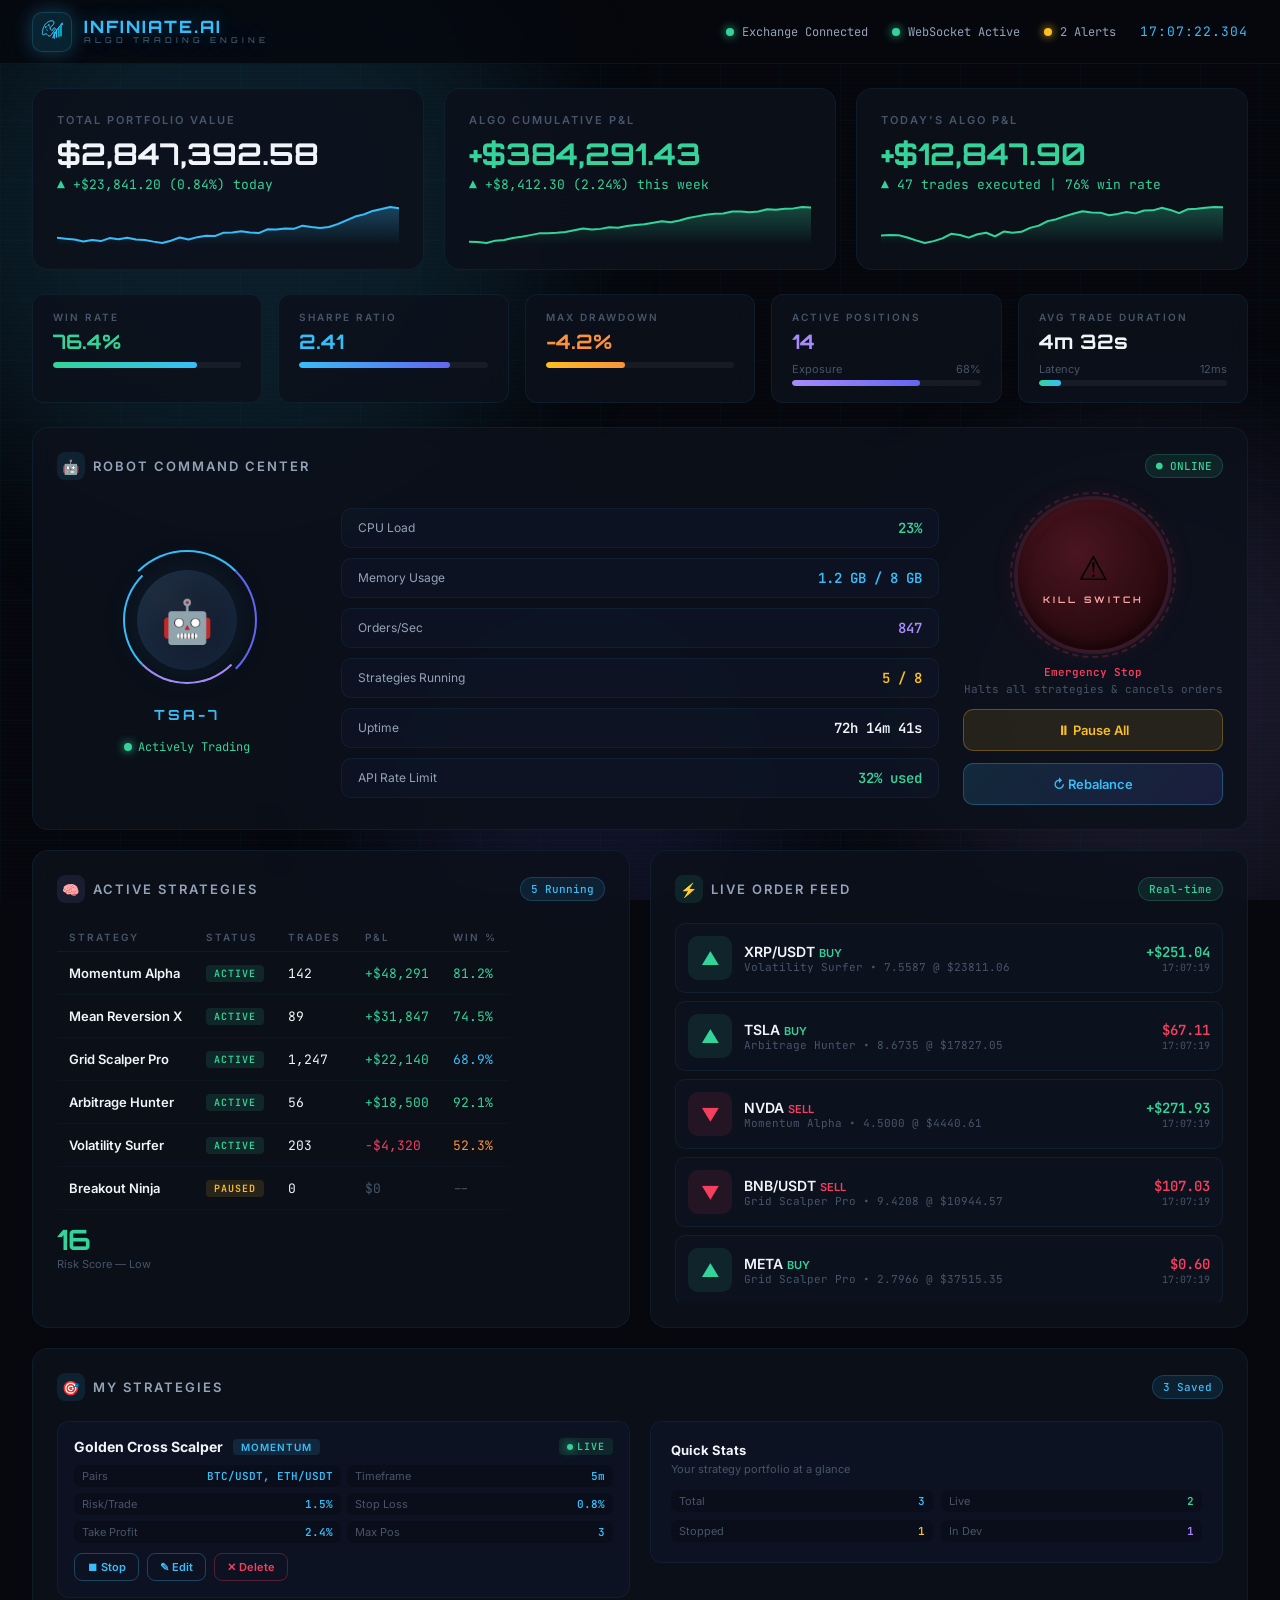
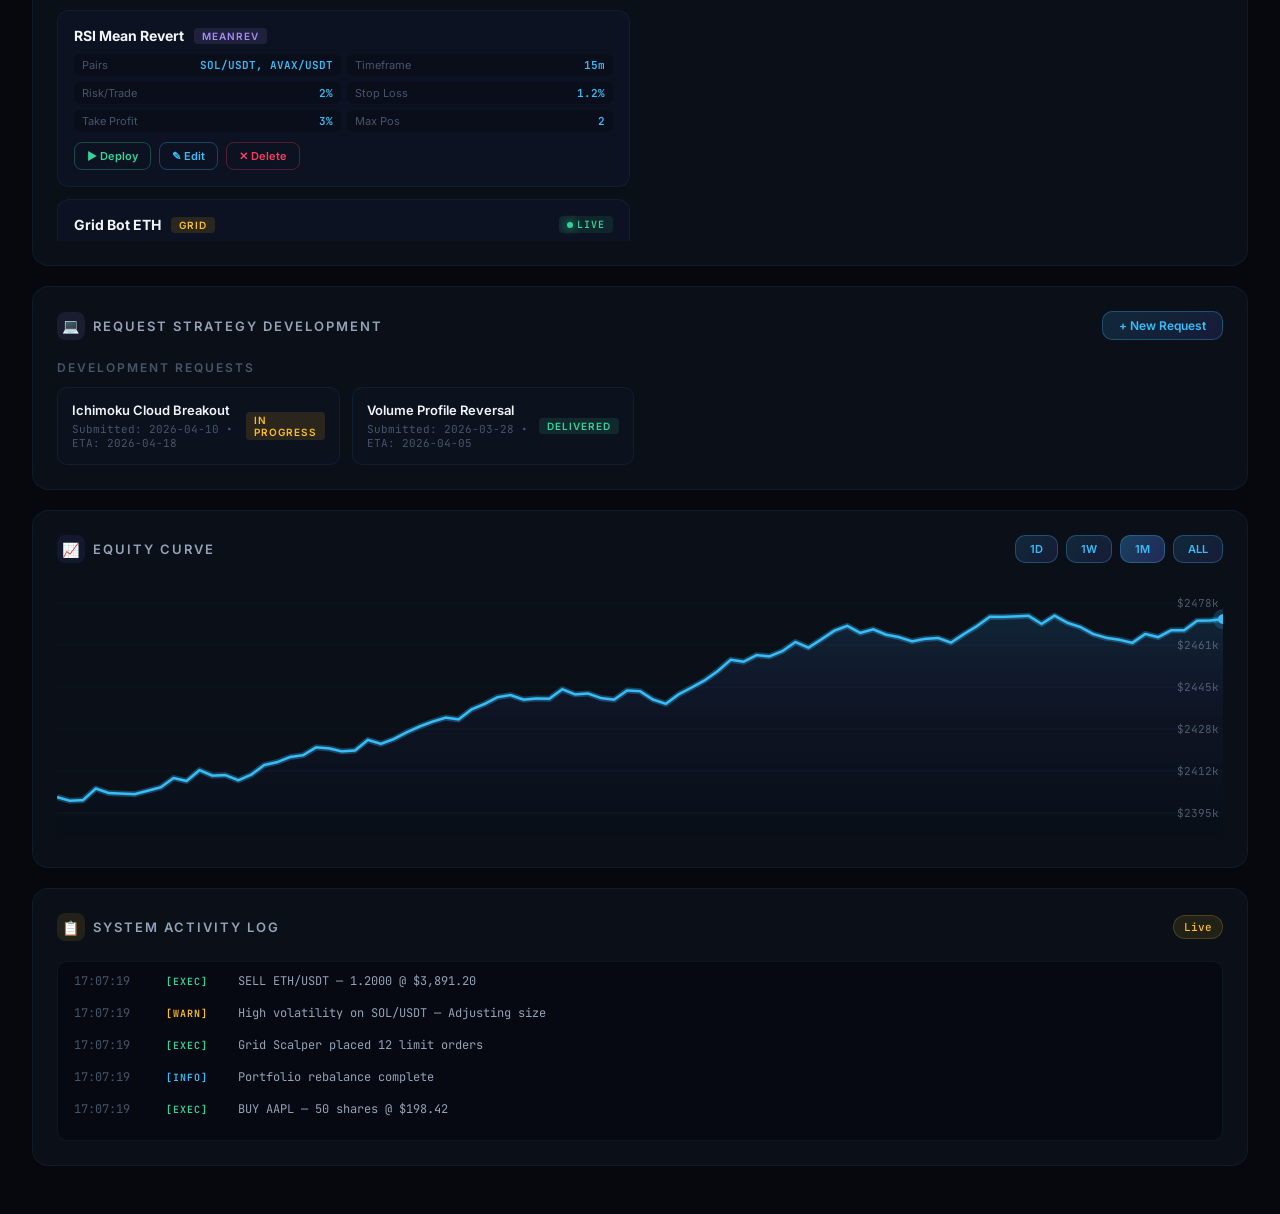
<file: tradingsmartalgo/InfiniateDashboard.html>
<!DOCTYPE html>
<html lang="en">
<head>
<meta charset="UTF-8">
<meta name="viewport" content="width=device-width, initial-scale=1.0">
<title>Infiniate.AI — Algorithmic Trading Command Center</title>
<style>
@import url('https://fonts.googleapis.com/css2?family=Inter:wght@300;400;500;600;700;800;900&family=JetBrains+Mono:wght@300;400;500;600;700&family=Orbitron:wght@400;500;600;700;800;900&display=swap');

:root {
  --bg-primary: #06080d;
  --bg-secondary: #0a0e17;
  --bg-card: rgba(12, 17, 28, 0.85);
  --border-color: rgba(56, 189, 248, 0.08);
  --border-glow: rgba(56, 189, 248, 0.2);
  --accent-cyan: #38bdf8;
  --accent-blue: #6366f1;
  --accent-purple: #a78bfa;
  --accent-green: #34d399;
  --accent-red: #f43f5e;
  --accent-orange: #fb923c;
  --accent-yellow: #fbbf24;
  --text-primary: #f1f5f9;
  --text-secondary: #94a3b8;
  --text-muted: #475569;
}
*{margin:0;padding:0;box-sizing:border-box}
html{scroll-behavior:smooth;overflow-x:hidden}
body{font-family:'Inter',sans-serif;background:var(--bg-primary);color:var(--text-primary);min-height:100vh;overflow-x:hidden}

.bg-grid{position:fixed;inset:0;z-index:0;pointer-events:none;background-image:linear-gradient(rgba(56,189,248,0.03) 1px,transparent 1px),linear-gradient(90deg,rgba(56,189,248,0.03) 1px,transparent 1px);background-size:60px 60px;animation:gridMove 20s linear infinite}
@keyframes gridMove{to{background-position:60px 60px}}
.bg-orbs{position:fixed;inset:0;z-index:0;pointer-events:none;overflow:hidden}
.orb{position:absolute;border-radius:50%;filter:blur(80px);opacity:0.12;animation:orbFloat 15s ease-in-out infinite}
.orb-1{width:600px;height:600px;background:var(--accent-cyan);top:-10%;left:-5%}
.orb-2{width:500px;height:500px;background:var(--accent-purple);top:50%;right:-10%;animation-delay:-5s}
.orb-3{width:400px;height:400px;background:var(--accent-blue);bottom:-10%;left:30%;animation-delay:-10s}
@keyframes orbFloat{0%,100%{transform:translate(0,0) scale(1)}33%{transform:translate(30px,-40px) scale(1.05)}66%{transform:translate(-20px,20px) scale(0.95)}}
.scanlines{position:fixed;inset:0;z-index:1;pointer-events:none;background:repeating-linear-gradient(0deg,transparent,transparent 2px,rgba(0,0,0,0.03) 2px,rgba(0,0,0,0.03) 4px)}
.app{position:relative;z-index:2;min-height:100vh;overflow-x:hidden;width:100%}

.topnav{position:sticky;top:0;z-index:100;display:flex;align-items:center;justify-content:space-between;padding:0 32px;height:64px;background:rgba(6,8,13,0.85);backdrop-filter:blur(20px) saturate(1.8);border-bottom:1px solid var(--border-color)}
.logo{display:flex;align-items:center;gap:12px;font-family:'Orbitron',sans-serif;font-weight:800;font-size:17px;letter-spacing:2px;color:var(--accent-cyan);text-shadow:0 0 20px rgba(56,189,248,0.4)}
.logo-icon{width:40px;height:40px;border-radius:10px;background:linear-gradient(135deg,rgba(56,189,248,0.15),rgba(6,182,212,0.15));display:flex;align-items:center;justify-content:center;box-shadow:0 0 20px rgba(56,189,248,0.3);animation:logoPulse 3s ease-in-out infinite;border:1px solid rgba(56,189,248,0.2)}
@keyframes logoPulse{0%,100%{box-shadow:0 0 20px rgba(56,189,248,0.3)}50%{box-shadow:0 0 40px rgba(56,189,248,0.6)}}
.logo-text{display:flex;flex-direction:column;line-height:1.1}
.logo-text-main{font-size:17px}
.logo-text-sub{font-size:8px;letter-spacing:4px;color:var(--text-muted);font-weight:500}
.nav-status{display:flex;align-items:center;gap:24px}
.status-item{display:flex;align-items:center;gap:8px;font-size:12px;color:var(--text-secondary);font-family:'JetBrains Mono',monospace}
.status-dot{width:8px;height:8px;border-radius:50%;animation:pulse 2s ease-in-out infinite}
.status-dot.live{background:var(--accent-green);box-shadow:0 0 10px var(--accent-green)}
.status-dot.warn{background:var(--accent-yellow);box-shadow:0 0 10px var(--accent-yellow)}
@keyframes pulse{0%,100%{opacity:1;transform:scale(1)}50%{opacity:0.5;transform:scale(0.8)}}
.nav-time{font-family:'JetBrains Mono',monospace;font-size:13px;color:var(--accent-cyan);letter-spacing:1px}

.main{padding:24px 32px 48px;max-width:1800px;margin:0 auto;overflow-x:hidden;width:100%}
.hero{display:grid;grid-template-columns:1fr 1fr 1fr;gap:20px;margin-bottom:24px}
.hero-card{background:var(--bg-card);border:1px solid var(--border-color);border-radius:16px;padding:24px;backdrop-filter:blur(12px);transition:all 0.4s cubic-bezier(0.4,0,0.2,1);position:relative;overflow:hidden}
.hero-card::before{content:'';position:absolute;top:0;left:0;right:0;height:2px;background:linear-gradient(90deg,transparent,var(--accent-cyan),transparent);opacity:0;transition:opacity 0.4s}
.hero-card:hover{border-color:var(--border-glow);transform:translateY(-2px)}
.hero-card:hover::before{opacity:1}
.hero-label{font-size:11px;text-transform:uppercase;letter-spacing:2px;color:var(--text-muted);margin-bottom:8px;font-weight:600}
.hero-value{font-family:'Orbitron',sans-serif;font-size:30px;font-weight:700;margin-bottom:4px}
.hero-value.positive{color:var(--accent-green)}.hero-value.neutral{color:var(--text-primary)}
.hero-change{font-size:13px;font-family:'JetBrains Mono',monospace;display:flex;align-items:center;gap:4px}
.hero-change.up{color:var(--accent-green)}
.hero-sparkline{display:block;width:100%;height:40px;margin-top:12px}

.stats-row{display:grid;grid-template-columns:repeat(5,1fr);gap:16px;margin-bottom:24px}
.stat-card{background:var(--bg-card);border:1px solid var(--border-color);border-radius:12px;padding:16px 20px;backdrop-filter:blur(12px)}
.stat-label{font-size:10px;text-transform:uppercase;letter-spacing:2px;color:var(--text-muted);font-weight:600;margin-bottom:6px}
.stat-value{font-family:'Orbitron',sans-serif;font-size:20px;font-weight:700}
.progress-container{margin-top:8px}.progress-bar-bg{height:6px;border-radius:3px;background:rgba(255,255,255,0.05);overflow:hidden}
.progress-bar-fill{height:100%;border-radius:3px;transition:width 1s ease-out}
.progress-label{display:flex;justify-content:space-between;font-size:11px;color:var(--text-muted);margin-bottom:4px}

.card{background:var(--bg-card);border:1px solid var(--border-color);border-radius:16px;padding:24px;backdrop-filter:blur(12px);transition:all 0.4s cubic-bezier(0.4,0,0.2,1);position:relative;overflow:hidden}
.card:hover{border-color:var(--border-glow)}
.card-header{display:flex;align-items:center;justify-content:space-between;margin-bottom:20px}
.card-title{font-size:13px;text-transform:uppercase;letter-spacing:2px;color:var(--text-secondary);font-weight:600;display:flex;align-items:center;gap:8px}
.card-title-icon{width:28px;height:28px;border-radius:8px;display:inline-flex;align-items:center;justify-content:center;font-size:14px}
.card-badge{font-size:11px;padding:4px 10px;border-radius:20px;font-family:'JetBrains Mono',monospace;font-weight:500}
.badge-green{background:rgba(52,211,153,0.1);color:var(--accent-green);border:1px solid rgba(52,211,153,0.2)}
.badge-blue{background:rgba(56,189,248,0.1);color:var(--accent-cyan);border:1px solid rgba(56,189,248,0.2)}
.badge-yellow{background:rgba(251,191,36,0.1);color:var(--accent-yellow);border:1px solid rgba(251,191,36,0.2)}

.dashboard{display:grid;grid-template-columns:1fr 1fr;gap:20px}
.robot-panel{grid-column:1/-1}
.robot-grid{display:grid;grid-template-columns:260px 1fr 260px;gap:24px;align-items:center}
.robot-avatar{display:flex;flex-direction:column;align-items:center;gap:16px}
.robot-ring{width:140px;height:140px;border-radius:50%;position:relative;display:flex;align-items:center;justify-content:center}
.robot-ring::before{content:'';position:absolute;inset:0;border-radius:50%;border:2px solid transparent;border-top-color:var(--accent-cyan);border-right-color:var(--accent-blue);animation:robotSpin 3s linear infinite}
.robot-ring::after{content:'';position:absolute;inset:6px;border-radius:50%;border:2px solid transparent;border-bottom-color:var(--accent-purple);border-left-color:var(--accent-cyan);animation:robotSpin 2s linear infinite reverse}
@keyframes robotSpin{to{transform:rotate(360deg)}}
.robot-face{width:100px;height:100px;border-radius:50%;background:radial-gradient(circle at 30% 30%,#1e293b,#0f172a);display:flex;align-items:center;justify-content:center;font-size:42px;z-index:2;box-shadow:inset 0 0 30px rgba(56,189,248,0.1),0 0 40px rgba(56,189,248,0.1)}
.robot-name{font-family:'Orbitron',sans-serif;font-size:14px;font-weight:700;color:var(--accent-cyan);letter-spacing:3px}
.robot-status-text{font-size:12px;color:var(--accent-green);font-family:'JetBrains Mono',monospace;display:flex;align-items:center;gap:6px}
.robot-metrics{display:flex;flex-direction:column;gap:10px}
.metric-row{display:flex;align-items:center;justify-content:space-between;padding:10px 16px;border-radius:10px;background:rgba(15,23,42,0.5);border:1px solid var(--border-color)}
.metric-label{font-size:12px;color:var(--text-secondary)}.metric-value{font-family:'JetBrains Mono',monospace;font-size:14px;font-weight:600}
.robot-actions{display:flex;flex-direction:column;gap:12px}
.kill-switch-container{display:flex;flex-direction:column;align-items:center;gap:14px}
.kill-switch{width:150px;height:150px;border-radius:50%;border:none;cursor:pointer;background:radial-gradient(circle at 40% 35%,#4a1520,#1a0508);box-shadow:0 0 0 4px rgba(244,63,94,0.15),0 0 30px rgba(244,63,94,0.1),inset 0 -4px 12px rgba(0,0,0,0.5),inset 0 4px 12px rgba(244,63,94,0.1);display:flex;flex-direction:column;align-items:center;justify-content:center;gap:6px;transition:all 0.3s;position:relative;font-family:'Orbitron',sans-serif}
.kill-switch::before{content:'';position:absolute;inset:-8px;border-radius:50%;border:2px dashed rgba(244,63,94,0.2);animation:killRotate 10s linear infinite}
@keyframes killRotate{to{transform:rotate(360deg)}}
.kill-switch:hover{box-shadow:0 0 0 4px rgba(244,63,94,0.3),0 0 60px rgba(244,63,94,0.3),inset 0 -4px 12px rgba(0,0,0,0.5),inset 0 4px 12px rgba(244,63,94,0.2);transform:scale(1.03)}
.kill-switch:active{transform:scale(0.97)}
.kill-switch.active{background:radial-gradient(circle at 40% 35%,#dc2626,#7f1d1d);box-shadow:0 0 0 4px rgba(244,63,94,0.5),0 0 80px rgba(244,63,94,0.4),inset 0 -4px 12px rgba(0,0,0,0.5),inset 0 4px 12px rgba(255,255,255,0.1)}
.kill-icon{font-size:34px}.kill-text{color:#fca5a5;font-size:9px;letter-spacing:3px;font-weight:700}
.kill-label{font-family:'JetBrains Mono',monospace;font-size:11px;color:var(--text-muted);text-align:center;line-height:1.5}
.kill-label span{color:var(--accent-red);font-weight:600}
.action-btn{padding:12px 20px;border-radius:10px;border:1px solid;font-family:'Inter',sans-serif;font-size:13px;font-weight:600;cursor:pointer;transition:all 0.3s;display:flex;align-items:center;justify-content:center;gap:8px;background:transparent}
.btn-primary{background:linear-gradient(135deg,rgba(56,189,248,0.15),rgba(99,102,241,0.15));border-color:rgba(56,189,248,0.3);color:var(--accent-cyan)}
.btn-primary:hover{background:linear-gradient(135deg,rgba(56,189,248,0.25),rgba(99,102,241,0.25));box-shadow:0 0 20px rgba(56,189,248,0.15)}
.btn-warning{background:rgba(251,191,36,0.1);border-color:rgba(251,191,36,0.3);color:var(--accent-yellow)}
.btn-warning:hover{background:rgba(251,191,36,0.2)}

.strategy-table{width:100%;border-collapse:separate;border-spacing:0;overflow-x:auto;display:block}
.strategy-table th{font-size:10px;text-transform:uppercase;letter-spacing:2px;color:var(--text-muted);font-weight:600;padding:8px 12px;text-align:left;border-bottom:1px solid var(--border-color)}
.strategy-table td{padding:12px;font-size:13px;border-bottom:1px solid rgba(56,189,248,0.04);font-family:'JetBrains Mono',monospace;vertical-align:middle}
.strategy-table tbody tr{transition:background 0.2s}.strategy-table tbody tr:hover{background:rgba(56,189,248,0.03)}
.strategy-name{font-family:'Inter',sans-serif;font-weight:600;font-size:13px;color:var(--text-primary)}
.strategy-tag{display:inline-block;padding:2px 8px;border-radius:4px;font-size:10px;font-weight:600;letter-spacing:1px}
.tag-active{background:rgba(52,211,153,0.12);color:var(--accent-green)}.tag-paused{background:rgba(251,191,36,0.12);color:var(--accent-yellow)}

.order-feed{display:flex;flex-direction:column;gap:8px;max-height:380px;overflow-y:auto}
.order-feed::-webkit-scrollbar{width:4px}.order-feed::-webkit-scrollbar-track{background:transparent}.order-feed::-webkit-scrollbar-thumb{background:var(--border-glow);border-radius:4px}
.order-item{display:grid;grid-template-columns:44px 1fr auto;gap:12px;align-items:center;padding:12px;border-radius:10px;background:rgba(15,23,42,0.4);border:1px solid var(--border-color);transition:all 0.3s;animation:orderSlide 0.5s ease-out}
@keyframes orderSlide{from{opacity:0;transform:translateX(-10px)}to{opacity:1;transform:translateX(0)}}
.order-item:hover{border-color:var(--border-glow);background:rgba(15,23,42,0.6)}
.order-icon{width:44px;height:44px;border-radius:10px;display:flex;align-items:center;justify-content:center;font-size:18px;font-weight:700}
.order-icon.buy{background:rgba(52,211,153,0.1);color:var(--accent-green)}.order-icon.sell{background:rgba(244,63,94,0.1);color:var(--accent-red)}
.order-pair{font-weight:600;font-size:14px}.order-meta{font-size:11px;color:var(--text-muted);font-family:'JetBrains Mono',monospace}
.order-pnl{font-family:'JetBrains Mono',monospace;font-size:14px;font-weight:600;text-align:right}
.order-time{font-size:10px;color:var(--text-muted);font-family:'JetBrains Mono',monospace;text-align:right}
.chart-area{position:relative;height:260px;margin-top:8px}.chart-canvas{width:100%;height:100%;display:block}
.risk-gauge{display:flex;align-items:center;gap:20px;margin-top:12px}
.gauge-score{font-family:'Orbitron',sans-serif;font-size:28px;font-weight:700}.gauge-label-text{font-size:11px;color:var(--text-muted)}
.activity-log{grid-column:1/-1}
.log-entries{display:flex;flex-direction:column;gap:4px;max-height:180px;overflow-y:auto;font-family:'JetBrains Mono',monospace;font-size:12px;background:rgba(0,0,0,0.3);border-radius:10px;padding:16px;border:1px solid var(--border-color)}
.log-entries::-webkit-scrollbar{width:4px}.log-entries::-webkit-scrollbar-track{background:transparent}.log-entries::-webkit-scrollbar-thumb{background:var(--border-glow);border-radius:4px}
.log-entry{display:flex;gap:12px;padding:4px 0;line-height:1.6}
.log-time{color:var(--text-muted);min-width:80px}
.log-type{min-width:60px;font-weight:600;font-size:10px;text-transform:uppercase;letter-spacing:1px;padding:2px 0}
.log-type.info{color:var(--accent-cyan)}.log-type.exec{color:var(--accent-green)}.log-type.warn{color:var(--accent-yellow)}.log-type.error{color:var(--accent-red)}
.log-msg{color:var(--text-secondary)}

.my-strategy-panel{grid-column:1/-1}
.strategy-builder{display:grid;grid-template-columns:1fr 1fr;gap:20px}
.strategy-form{display:flex;flex-direction:column;gap:14px}
.form-group{display:flex;flex-direction:column;gap:6px}
.form-label{font-size:11px;text-transform:uppercase;letter-spacing:2px;color:var(--text-muted);font-weight:600}
.form-input,.form-select,.form-textarea{background:rgba(15,23,42,0.6);border:1px solid var(--border-color);border-radius:10px;padding:12px 16px;color:var(--text-primary);font-family:'JetBrains Mono',monospace;font-size:13px;outline:none;transition:all 0.3s}
.form-input:focus,.form-select:focus,.form-textarea:focus{border-color:var(--accent-cyan);box-shadow:0 0 0 3px rgba(56,189,248,0.1)}
.form-select{appearance:none;cursor:pointer;background-image:url("data:image/svg+xml,%3Csvg xmlns='http://www.w3.org/2000/svg' width='12' height='8' viewBox='0 0 12 8'%3E%3Cpath fill='%2394a3b8' d='M1.41 0L6 4.58 10.59 0 12 1.41l-6 6-6-6z'/%3E%3C/svg%3E");background-repeat:no-repeat;background-position:right 16px center;padding-right:40px}
.form-select option{background:#0f172a;color:var(--text-primary)}
.form-textarea{min-height:80px;resize:vertical;font-size:12px;line-height:1.6}
.form-row{display:grid;grid-template-columns:1fr 1fr;gap:12px}
.strategy-cards{display:flex;flex-direction:column;gap:12px;max-height:420px;overflow-y:auto}
.strategy-cards::-webkit-scrollbar{width:4px}.strategy-cards::-webkit-scrollbar-track{background:transparent}.strategy-cards::-webkit-scrollbar-thumb{background:var(--border-glow);border-radius:4px}
.my-strat-card{padding:16px;border-radius:12px;background:rgba(15,23,42,0.5);border:1px solid var(--border-color);transition:all 0.3s}
.my-strat-card:hover{border-color:var(--border-glow)}
.my-strat-card-header{display:flex;align-items:center;justify-content:space-between;margin-bottom:10px}
.my-strat-card-name{font-weight:700;font-size:14px;color:var(--text-primary)}
.my-strat-card-type{font-size:10px;padding:2px 8px;border-radius:4px;font-weight:600;letter-spacing:1px}
.type-momentum{background:rgba(56,189,248,0.12);color:var(--accent-cyan)}.type-meanrev{background:rgba(167,139,250,0.12);color:var(--accent-purple)}
.type-grid{background:rgba(251,191,36,0.12);color:var(--accent-yellow)}.type-scalp{background:rgba(52,211,153,0.12);color:var(--accent-green)}.type-arb{background:rgba(244,63,94,0.12);color:var(--accent-red)}
.my-strat-params{display:grid;grid-template-columns:1fr 1fr;gap:6px;margin-bottom:10px}
.my-strat-param{display:flex;justify-content:space-between;font-size:11px;padding:4px 8px;border-radius:6px;background:rgba(0,0,0,0.2)}
.my-strat-param-label{color:var(--text-muted)}.my-strat-param-value{color:var(--accent-cyan);font-family:'JetBrains Mono',monospace;font-weight:600}
.my-strat-actions{display:flex;gap:8px}
.strat-action-btn{padding:6px 12px;border-radius:8px;border:1px solid;font-size:11px;font-weight:600;cursor:pointer;transition:all 0.3s;background:transparent;font-family:'Inter',sans-serif}
.strat-btn-deploy{border-color:rgba(52,211,153,0.3);color:var(--accent-green)}.strat-btn-deploy:hover{background:rgba(52,211,153,0.15)}
.strat-btn-edit{border-color:rgba(56,189,248,0.3);color:var(--accent-cyan)}.strat-btn-edit:hover{background:rgba(56,189,248,0.15)}
.strat-btn-delete{border-color:rgba(244,63,94,0.3);color:var(--accent-red)}.strat-btn-delete:hover{background:rgba(244,63,94,0.15)}
.strat-deployed-badge{display:inline-flex;align-items:center;gap:4px;font-size:10px;padding:2px 8px;border-radius:4px;background:rgba(52,211,153,0.1);color:var(--accent-green);font-family:'JetBrains Mono',monospace;font-weight:600;letter-spacing:1px}
.btn-add-strategy{padding:14px;border-radius:12px;border:2px dashed rgba(56,189,248,0.2);background:transparent;color:var(--accent-cyan);font-family:'Inter',sans-serif;font-size:14px;font-weight:600;cursor:pointer;transition:all 0.3s;display:flex;align-items:center;justify-content:center;gap:8px}
.btn-add-strategy:hover{border-color:var(--accent-cyan);background:rgba(56,189,248,0.05)}
.dev-request-form{display:none}.dev-request-form.visible{display:grid;grid-template-columns:1fr 1fr;gap:24px;margin-bottom:24px}

@media(max-width:1200px){.hero{grid-template-columns:1fr 1fr}.dashboard{grid-template-columns:1fr}.robot-grid{grid-template-columns:1fr;text-align:center}.stats-row{grid-template-columns:repeat(3,1fr)}}
@media(max-width:768px){
  [style*="grid-template-columns: 1fr 1fr"],[style*="grid-template-columns:1fr 1fr"]{grid-template-columns:1fr !important}
  .main{padding:12px}
  .hero{grid-template-columns:1fr;gap:12px;margin-bottom:16px}
  .hero-card{padding:16px;border-radius:12px}
  .hero-value{font-size:22px}
  .hero-change{font-size:11px}
  .hero-sparkline{height:30px;margin-top:8px}
  .stats-row{grid-template-columns:1fr 1fr;gap:10px;margin-bottom:16px}
  .stat-card{padding:12px 14px}
  .stat-value{font-size:16px}
  .topnav{padding:0 12px;height:56px;flex-wrap:wrap;gap:8px}
  .logo{gap:8px}
  .logo-icon{width:32px;height:32px}
  .logo-text-main{font-size:13px}
  .logo-text-sub{font-size:7px;letter-spacing:2px}
  .nav-status{gap:10px;flex-wrap:wrap}
  .status-item{font-size:10px;gap:4px}
  .nav-time{font-size:11px}
  .card{padding:16px;border-radius:12px}
  .card-header{margin-bottom:14px;flex-wrap:wrap;gap:8px}
  .card-title{font-size:11px;letter-spacing:1px}
  .strategy-builder{grid-template-columns:1fr}
  .dev-request-form.visible{grid-template-columns:1fr}
  .strategy-table th{padding:6px 8px;font-size:9px;letter-spacing:1px}
  .strategy-table td{padding:8px;font-size:11px}
  .order-feed{max-height:280px}
  .order-item{grid-template-columns:36px 1fr auto;gap:8px;padding:10px}
  .order-icon{width:36px;height:36px;font-size:14px}
  .order-pair{font-size:12px}
  .order-meta{font-size:10px}
  .order-pnl{font-size:12px}
  .log-entries{padding:10px;font-size:10px;max-height:150px}
  .log-entry{gap:6px;flex-wrap:wrap}
  .log-time{min-width:60px;font-size:10px}
  .log-type{min-width:50px;font-size:9px}
  .metric-row{padding:8px 12px}
  .metric-label{font-size:11px}
  .metric-value{font-size:12px}
  .gauge-score{font-size:22px}
  .kill-switch{width:100px;height:100px}
  .kill-icon{font-size:24px}
  .kill-text{font-size:8px;letter-spacing:2px}
  .robot-ring{width:100px;height:100px}
  .robot-face{width:70px;height:70px;font-size:30px}
  .form-row{grid-template-columns:1fr}
  .my-strat-params{grid-template-columns:1fr}
  .my-strat-actions{flex-wrap:wrap}
  .action-btn{padding:10px 14px;font-size:12px}
}
@media(max-width:480px){
  .main{padding:8px}
  .topnav{height:auto;min-height:48px;padding:8px 10px}
  .nav-status{gap:6px}
  .status-item span{display:none}
  .logo-text-main{font-size:12px;letter-spacing:1px}
  .logo-text-sub{display:none}
  .hero-value{font-size:18px}
  .hero-label{font-size:9px;letter-spacing:1px}
  .hero-card{padding:12px}
  .stat-card{padding:10px 12px}
  .stat-label{font-size:9px;letter-spacing:1px}
  .stat-value{font-size:14px}
  .card{padding:12px;border-radius:10px}
  .card-title{font-size:10px;gap:6px}
  .card-title-icon{width:24px;height:24px;font-size:12px}
  .strategy-table{display:block;overflow-x:auto;-webkit-overflow-scrolling:touch}
  .order-item{grid-template-columns:30px 1fr auto;gap:6px;padding:8px}
  .order-icon{width:30px;height:30px;font-size:12px;border-radius:8px}
  .log-entries{font-size:9px;padding:8px}
  .kill-switch{width:80px;height:80px}
  .kill-icon{font-size:18px}
  .kill-text{font-size:7px}
}
</style>
</head>
<body>
<div class="bg-grid"></div>
<div class="bg-orbs"><div class="orb orb-1"></div><div class="orb orb-2"></div><div class="orb orb-3"></div></div>
<div class="scanlines"></div>
<div class="app">
  <nav class="topnav">
    <div class="logo">
      <div class="logo-icon">
        <svg width="32" height="32" viewBox="0 0 100 100" fill="none"><defs><linearGradient id="lg" x1="0" y1="0" x2="100" y2="100"><stop offset="0%" stop-color="#38bdf8"/><stop offset="100%" stop-color="#06b6d4"/></linearGradient><filter id="gw"><feGaussianBlur stdDeviation="2" result="b"/><feMerge><feMergeNode in="b"/><feMergeNode in="SourceGraphic"/></feMerge></filter></defs><g filter="url(#gw)"><path d="M20 55 C20 30,35 15,50 15 C55 15,58 18,55 25 C52 32,48 30,45 35 C42 40,46 45,50 45 C54 45,52 40,55 38 C58 36,62 38,60 42 C58 46,54 48,52 52 C50 56,48 60,45 62 C42 64,38 62,35 58 C32 54,28 56,25 58 C22 60,20 58,20 55Z" stroke="url(#lg)" stroke-width="2" fill="none"/><circle cx="30" cy="35" r="2" fill="#38bdf8"/><circle cx="40" cy="28" r="2" fill="#38bdf8"/><circle cx="35" cy="45" r="1.5" fill="#06b6d4"/><circle cx="45" cy="38" r="1.5" fill="#06b6d4"/><line x1="30" y1="35" x2="40" y2="28" stroke="#38bdf8" stroke-width="1"/><line x1="40" y1="28" x2="45" y2="38" stroke="#38bdf8" stroke-width="1"/><line x1="35" y1="45" x2="30" y2="35" stroke="#06b6d4" stroke-width="1"/><rect x="55" y="50" width="4" height="20" rx="1" fill="#38bdf8" opacity="0.7"/><rect x="62" y="42" width="4" height="25" rx="1" fill="#38bdf8" opacity="0.8"/><rect x="69" y="35" width="4" height="30" rx="1" fill="#06b6d4" opacity="0.9"/><rect x="76" y="28" width="4" height="35" rx="1" fill="#06b6d4"/><line x1="57" y1="48" x2="57" y2="72" stroke="#38bdf8" stroke-width="1" opacity="0.5"/><line x1="64" y1="40" x2="64" y2="69" stroke="#38bdf8" stroke-width="1" opacity="0.5"/><line x1="71" y1="33" x2="71" y2="67" stroke="#06b6d4" stroke-width="1" opacity="0.5"/><line x1="78" y1="25" x2="78" y2="65" stroke="#06b6d4" stroke-width="1" opacity="0.5"/><path d="M52 68 Q65 40,82 22" stroke="url(#lg)" stroke-width="2.5" fill="none" stroke-linecap="round"/><polygon points="82,22 85,28 78,26" fill="#38bdf8"/></g></svg>
      </div>
      <div class="logo-text"><span class="logo-text-main">INFINIATE.AI</span><span class="logo-text-sub">ALGO TRADING ENGINE</span></div>
    </div>
    <div class="nav-status">
      <div class="status-item"><div class="status-dot live"></div> Exchange Connected</div>
      <div class="status-item"><div class="status-dot live"></div> WebSocket Active</div>
      <div class="status-item"><div class="status-dot warn"></div> 2 Alerts</div>
      <div class="nav-time" id="liveTime">--:--:--</div>
    </div>
  </nav>
  <div class="main">
    <div class="hero">
      <div class="hero-card"><div class="hero-label">Total Portfolio Value</div><div class="hero-value neutral" id="portfolioVal">$2,847,392.58</div><div class="hero-change up">&#9650; +$23,841.20 (0.84%) today</div><svg class="hero-sparkline" id="spark1"></svg></div>
      <div class="hero-card"><div class="hero-label">Algo Cumulative P&L</div><div class="hero-value positive">+$384,291.43</div><div class="hero-change up">&#9650; +$8,412.30 (2.24%) this week</div><svg class="hero-sparkline" id="spark2"></svg></div>
      <div class="hero-card"><div class="hero-label">Today's Algo P&L</div><div class="hero-value positive" id="todayPnl">+$12,847.90</div><div class="hero-change up">&#9650; 47 trades executed | 76% win rate</div><svg class="hero-sparkline" id="spark3"></svg></div>
    </div>
    <div class="stats-row">
      <div class="stat-card"><div class="stat-label">Win Rate</div><div class="stat-value" style="color:var(--accent-green)">76.4%</div><div class="progress-container"><div class="progress-bar-bg"><div class="progress-bar-fill" style="width:76.4%;background:linear-gradient(90deg,var(--accent-green),var(--accent-cyan))"></div></div></div></div>
      <div class="stat-card"><div class="stat-label">Sharpe Ratio</div><div class="stat-value" style="color:var(--accent-cyan)">2.41</div><div class="progress-container"><div class="progress-bar-bg"><div class="progress-bar-fill" style="width:80%;background:linear-gradient(90deg,var(--accent-cyan),var(--accent-blue))"></div></div></div></div>
      <div class="stat-card"><div class="stat-label">Max Drawdown</div><div class="stat-value" style="color:var(--accent-orange)">-4.2%</div><div class="progress-container"><div class="progress-bar-bg"><div class="progress-bar-fill" style="width:42%;background:linear-gradient(90deg,var(--accent-yellow),var(--accent-orange))"></div></div></div></div>
      <div class="stat-card"><div class="stat-label">Active Positions</div><div class="stat-value" style="color:var(--accent-purple)">14</div><div class="progress-container"><div class="progress-label"><span>Exposure</span><span>68%</span></div><div class="progress-bar-bg"><div class="progress-bar-fill" style="width:68%;background:linear-gradient(90deg,var(--accent-purple),var(--accent-blue))"></div></div></div></div>
      <div class="stat-card"><div class="stat-label">Avg Trade Duration</div><div class="stat-value" style="color:var(--text-primary)">4m 32s</div><div class="progress-container"><div class="progress-label"><span>Latency</span><span>12ms</span></div><div class="progress-bar-bg"><div class="progress-bar-fill" style="width:12%;background:linear-gradient(90deg,var(--accent-green),var(--accent-cyan))"></div></div></div></div>
    </div>
    <div class="dashboard">
      <div class="card robot-panel"><div class="card-header"><div class="card-title"><span class="card-title-icon" style="background:rgba(56,189,248,0.1);color:var(--accent-cyan)">&#x1F916;</span> Robot Command Center</div><span class="card-badge badge-green" id="robotBadge">&#x25CF; ONLINE</span></div><div class="robot-grid"><div class="robot-avatar"><div class="robot-ring"><div class="robot-face">&#x1F916;</div></div><div class="robot-name">TSA-7</div><div class="robot-status-text" id="robotStatusText"><div class="status-dot live"></div> Actively Trading</div></div><div class="robot-metrics"><div class="metric-row"><span class="metric-label">CPU Load</span><span class="metric-value" style="color:var(--accent-green)">23%</span></div><div class="metric-row"><span class="metric-label">Memory Usage</span><span class="metric-value" style="color:var(--accent-cyan)">1.2 GB / 8 GB</span></div><div class="metric-row"><span class="metric-label">Orders/Sec</span><span class="metric-value" style="color:var(--accent-purple)">847</span></div><div class="metric-row"><span class="metric-label">Strategies Running</span><span class="metric-value" style="color:var(--accent-yellow)" id="stratRunning">5 / 8</span></div><div class="metric-row"><span class="metric-label">Uptime</span><span class="metric-value" style="color:var(--text-primary)" id="uptime">72h 14m 38s</span></div><div class="metric-row"><span class="metric-label">API Rate Limit</span><span class="metric-value" style="color:var(--accent-green)">32% used</span></div></div><div class="robot-actions"><div class="kill-switch-container"><button class="kill-switch" id="killSwitch" onclick="toggleKillSwitch()"><span class="kill-icon" id="killIcon">&#x26A0;</span><span class="kill-text" id="killText">KILL SWITCH</span></button><div class="kill-label"><span>Emergency Stop</span><br>Halts all strategies & cancels orders</div></div><button class="action-btn btn-warning" onclick="addLog('warn','Pause command issued')">&#x23F8; Pause All</button><button class="action-btn btn-primary" onclick="addLog('info','Rebalance initiated')">&#x21BB; Rebalance</button></div></div></div>
      <div class="card"><div class="card-header"><div class="card-title"><span class="card-title-icon" style="background:rgba(167,139,250,0.1);color:var(--accent-purple)">&#x1F9E0;</span> Active Strategies</div><span class="card-badge badge-blue">5 Running</span></div><table class="strategy-table"><thead><tr><th>Strategy</th><th>Status</th><th>Trades</th><th>P&L</th><th>Win %</th></tr></thead><tbody><tr><td><span class="strategy-name">Momentum Alpha</span></td><td><span class="strategy-tag tag-active">ACTIVE</span></td><td>142</td><td style="color:var(--accent-green)">+$48,291</td><td style="color:var(--accent-green)">81.2%</td></tr><tr><td><span class="strategy-name">Mean Reversion X</span></td><td><span class="strategy-tag tag-active">ACTIVE</span></td><td>89</td><td style="color:var(--accent-green)">+$31,847</td><td style="color:var(--accent-green)">74.5%</td></tr><tr><td><span class="strategy-name">Grid Scalper Pro</span></td><td><span class="strategy-tag tag-active">ACTIVE</span></td><td>1,247</td><td style="color:var(--accent-green)">+$22,140</td><td style="color:var(--accent-cyan)">68.9%</td></tr><tr><td><span class="strategy-name">Arbitrage Hunter</span></td><td><span class="strategy-tag tag-active">ACTIVE</span></td><td>56</td><td style="color:var(--accent-green)">+$18,500</td><td style="color:var(--accent-green)">92.1%</td></tr><tr><td><span class="strategy-name">Volatility Surfer</span></td><td><span class="strategy-tag tag-active">ACTIVE</span></td><td>203</td><td style="color:var(--accent-red)">-$4,320</td><td style="color:var(--accent-orange)">52.3%</td></tr><tr><td><span class="strategy-name">Breakout Ninja</span></td><td><span class="strategy-tag tag-paused">PAUSED</span></td><td>0</td><td style="color:var(--text-muted)">$0</td><td style="color:var(--text-muted)">--</td></tr></tbody></table><div class="risk-gauge"><div><div class="gauge-score" id="riskScore" style="color:var(--accent-green)">28</div><div class="gauge-label-text" id="riskLabel">Risk Score — Low</div></div></div></div>
      <div class="card"><div class="card-header"><div class="card-title"><span class="card-title-icon" style="background:rgba(52,211,153,0.1);color:var(--accent-green)">&#x26A1;</span> Live Order Feed</div><span class="card-badge badge-green">Real-time</span></div><div class="order-feed" id="orderFeed"></div></div>

      <!-- MY STRATEGIES -->
      <div class="card my-strategy-panel"><div class="card-header"><div class="card-title"><span class="card-title-icon" style="background:rgba(56,189,248,0.1);color:var(--accent-cyan)">&#x1F3AF;</span> My Strategies</div><span class="card-badge badge-blue" id="myStratCount">3 Saved</span></div><div class="strategy-builder"><div class="strategy-cards" id="myStratCards"></div><div id="stratFormArea"><div id="stratQuickStats" style="padding:20px;border-radius:12px;background:rgba(15,23,42,0.5);border:1px solid var(--border-color)"><div style="font-size:13px;font-weight:700;margin-bottom:4px;color:var(--text-primary)">Quick Stats</div><div style="font-size:11px;color:var(--text-muted);margin-bottom:14px">Your strategy portfolio at a glance</div><div style="display:grid;grid-template-columns:1fr 1fr;gap:8px" id="quickStatsGrid"></div></div><div id="stratForm" style="display:none;padding:20px;border-radius:12px;background:rgba(15,23,42,0.5);border:1px solid var(--border-color)"><div style="font-size:14px;font-weight:700;margin-bottom:16px;color:var(--accent-cyan)">&#x2699; New Strategy Configuration</div><div class="strategy-form"><div class="form-group"><label class="form-label">Strategy Name</label><input class="form-input" id="sf_name" placeholder="e.g. MACD Crossover Pro"></div><div class="form-row"><div class="form-group"><label class="form-label">Type</label><select class="form-select" id="sf_type"><option value="momentum">Momentum</option><option value="meanrev">Mean Reversion</option><option value="grid">Grid</option><option value="scalp">Scalping</option><option value="arb">Arbitrage</option></select></div><div class="form-group"><label class="form-label">Timeframe</label><select class="form-select" id="sf_tf"><option value="1m">1 Min</option><option value="5m" selected>5 Min</option><option value="15m">15 Min</option><option value="1h">1 Hour</option><option value="4h">4 Hour</option><option value="1d">1 Day</option></select></div></div><div class="form-group"><label class="form-label">Trading Pairs</label><input class="form-input" id="sf_pairs" placeholder="BTC/USDT, ETH/USDT"></div><div class="form-row"><div class="form-group"><label class="form-label">Risk/Trade (%)</label><input class="form-input" id="sf_risk" type="number" step="0.1" value="1"></div><div class="form-group"><label class="form-label">Max Positions</label><input class="form-input" id="sf_max" type="number" value="3"></div></div><div class="form-row"><div class="form-group"><label class="form-label">Stop Loss (%)</label><input class="form-input" id="sf_sl" type="number" step="0.1" value="1"></div><div class="form-group"><label class="form-label">Take Profit (%)</label><input class="form-input" id="sf_tp" type="number" step="0.1" value="2"></div></div><div style="display:flex;gap:10px;margin-top:8px"><button class="action-btn btn-primary" style="flex:1" onclick="saveStrategy()">&#x2714; Save Strategy</button><button class="action-btn btn-warning" style="flex:0.5" onclick="toggleStratForm(false)">Cancel</button></div></div></div></div></div></div>

      <!-- DEV REQUEST -->
      <div class="card" style="grid-column:1/-1"><div class="card-header"><div class="card-title"><span class="card-title-icon" style="background:rgba(167,139,250,0.1);color:var(--accent-purple)">&#x1F4BB;</span> Request Strategy Development</div><button class="action-btn btn-primary" style="padding:6px 16px;font-size:12px" onclick="toggleDevForm()">+ New Request</button></div><div class="dev-request-form" id="devRequestForm"><div class="strategy-form"><div style="font-size:12px;color:var(--text-secondary);line-height:1.6;padding:10px 14px;border-radius:10px;background:rgba(167,139,250,0.05);border:1px solid rgba(167,139,250,0.1);margin-bottom:4px">Submit your strategy idea to our dev team. Upload a PDF with rules, entry/exit conditions, indicators, and risk parameters.</div><div class="form-group"><label class="form-label">Strategy Name</label><input class="form-input" id="df_name" placeholder="e.g. Fibonacci Retracement Scalper"></div><div class="form-group"><label class="form-label">Strategy Description</label><textarea class="form-input form-textarea" id="df_desc" placeholder="Describe your strategy logic, entry/exit rules, indicators..."></textarea></div><div class="form-row"><div class="form-group"><label class="form-label">Market</label><select class="form-select" id="df_market"><option>Crypto</option><option>Forex</option><option>Stocks</option><option>Options</option><option>Futures</option></select></div><div class="form-group"><label class="form-label">Priority</label><select class="form-select" id="df_urgency"><option value="normal">Normal (7-10 days)</option><option value="priority">Priority (3-5 days)</option><option value="rush">Rush (1-2 days)</option></select></div></div><div class="form-group"><label class="form-label">Contact Email</label><input class="form-input" id="df_email" type="email" placeholder="you@example.com"></div><div class="form-group"><label class="form-label">Upload Strategy Document (PDF)</label><div style="display:flex;gap:10px;align-items:center"><input type="file" id="df_file" accept=".pdf" style="display:none" onchange="handleFileSelect(this)"><button class="action-btn btn-primary" style="padding:10px 20px;font-size:12px" onclick="document.getElementById('df_file').click()">&#x1F4CE; Choose PDF</button><span id="df_fileName" style="font-size:11px;color:var(--text-muted)">No file selected</span></div></div><button class="action-btn btn-primary" style="padding:14px;font-size:14px;margin-top:4px;background:linear-gradient(135deg,rgba(167,139,250,0.2),rgba(99,102,241,0.2));border-color:rgba(167,139,250,0.4);color:var(--accent-purple)" onclick="submitDevRequest()">&#x1F680; Submit Request</button></div><div style="display:flex;flex-direction:column;gap:16px"><div style="padding:16px;border-radius:12px;background:rgba(15,23,42,0.5);border:1px solid var(--border-color)"><div style="font-size:13px;font-weight:700;color:var(--text-primary);margin-bottom:12px">What to Include in Your PDF</div><div style="font-size:12px;color:var(--text-secondary);line-height:1.8">&#x2022; Entry & exit conditions with indicators<br>&#x2022; Timeframe and trading pairs<br>&#x2022; Position sizing & risk rules<br>&#x2022; Stop loss & take profit logic<br>&#x2022; Special conditions or filters<br>&#x2022; Backtesting results (if available)</div></div><div style="padding:16px;border-radius:12px;background:rgba(15,23,42,0.5);border:1px solid var(--border-color)"><div style="font-size:13px;font-weight:700;color:var(--text-primary);margin-bottom:6px">Pricing</div><div style="display:flex;flex-direction:column;gap:6px"><div style="display:flex;justify-content:space-between;font-size:12px;padding:6px 8px;border-radius:6px;background:rgba(0,0,0,0.2)"><span style="color:var(--text-muted)">Normal (7-10 days)</span><span style="color:var(--accent-cyan);font-family:'JetBrains Mono',monospace;font-weight:600">$499</span></div><div style="display:flex;justify-content:space-between;font-size:12px;padding:6px 8px;border-radius:6px;background:rgba(0,0,0,0.2)"><span style="color:var(--text-muted)">Priority (3-5 days)</span><span style="color:var(--accent-cyan);font-family:'JetBrains Mono',monospace;font-weight:600">$899</span></div><div style="display:flex;justify-content:space-between;font-size:12px;padding:6px 8px;border-radius:6px;background:rgba(0,0,0,0.2)"><span style="color:var(--text-muted)">Rush (1-2 days)</span><span style="color:var(--accent-cyan);font-family:'JetBrains Mono',monospace;font-weight:600">$1,499</span></div></div></div></div></div><div style="font-size:12px;font-weight:600;color:var(--text-muted);text-transform:uppercase;letter-spacing:2px;margin-bottom:12px">Development Requests</div><div style="display:grid;grid-template-columns:repeat(auto-fill,minmax(280px,1fr));gap:12px" id="devRequestsList"></div></div>

      <div class="card" style="grid-column:1/-1"><div class="card-header"><div class="card-title"><span class="card-title-icon" style="background:rgba(99,102,241,0.1);color:var(--accent-blue)">&#x1F4C8;</span> Equity Curve</div><div style="display:flex;gap:8px"><button class="action-btn btn-primary" style="padding:6px 14px;font-size:11px" onclick="setChartRange('1D')">1D</button><button class="action-btn btn-primary" style="padding:6px 14px;font-size:11px" onclick="setChartRange('1W')">1W</button><button class="action-btn btn-primary" style="padding:6px 14px;font-size:11px;background:linear-gradient(135deg,rgba(56,189,248,0.3),rgba(99,102,241,0.3))" onclick="setChartRange('1M')">1M</button><button class="action-btn btn-primary" style="padding:6px 14px;font-size:11px" onclick="setChartRange('ALL')">ALL</button></div></div><div class="chart-area"><canvas id="pnlChart" class="chart-canvas"></canvas></div></div>
      <div class="card activity-log"><div class="card-header"><div class="card-title"><span class="card-title-icon" style="background:rgba(251,191,36,0.1);color:var(--accent-yellow)">&#x1F4CB;</span> System Activity Log</div><span class="card-badge badge-yellow">Live</span></div><div class="log-entries" id="logEntries"></div></div>
    </div>
  </div>
</div>

<script>
let killActive=false,uptimeSeconds=72*3600+14*60+38,chartData=[];
let myStrategies=[{id:'ms1',name:'Golden Cross Scalper',type:'momentum',pairs:'BTC/USDT, ETH/USDT',timeframe:'5m',riskPerTrade:'1.5%',stopLoss:'0.8%',takeProfit:'2.4%',maxPositions:'3',deployed:true},{id:'ms2',name:'RSI Mean Revert',type:'meanrev',pairs:'SOL/USDT, AVAX/USDT',timeframe:'15m',riskPerTrade:'2%',stopLoss:'1.2%',takeProfit:'3%',maxPositions:'2',deployed:false},{id:'ms3',name:'Grid Bot ETH',type:'grid',pairs:'ETH/USDT',timeframe:'1m',riskPerTrade:'0.5%',stopLoss:'N/A',takeProfit:'N/A',maxPositions:'20',deployed:true}];
let devRequests=[{id:'dr1',name:'Ichimoku Cloud Breakout',status:'in_progress',submitted:'2026-04-10',eta:'2026-04-18'},{id:'dr2',name:'Volume Profile Reversal',status:'completed',submitted:'2026-03-28',eta:'2026-04-05'}];
const SYMBOLS=['BTC/USDT','ETH/USDT','SOL/USDT','AAPL','TSLA','NVDA','AMZN','META','GOOG','MSFT','BNB/USDT','XRP/USDT'];
const STRATS=['Momentum Alpha','Mean Reversion X','Grid Scalper Pro','Arbitrage Hunter','Volatility Surfer'];

setInterval(()=>{const n=new Date();document.getElementById('liveTime').textContent=n.toLocaleTimeString('en-US',{hour12:false})+'.'+String(n.getMilliseconds()).padStart(3,'0')},50);
setInterval(()=>{uptimeSeconds++;const h=Math.floor(uptimeSeconds/3600),m=Math.floor((uptimeSeconds%3600)/60),s=uptimeSeconds%60;document.getElementById('uptime').textContent=`${h}h ${String(m).padStart(2,'0')}m ${String(s).padStart(2,'0')}s`},1000);

function toggleKillSwitch(){killActive=!killActive;const b=document.getElementById('killSwitch');b.classList.toggle('active',killActive);document.getElementById('killIcon').innerHTML=killActive?'\u26D4':'\u26A0';document.getElementById('killText').textContent=killActive?'ACTIVATED':'KILL SWITCH';document.getElementById('robotBadge').innerHTML=killActive?'&#x25CF; OFFLINE':'&#x25CF; ONLINE';document.getElementById('robotStatusText').innerHTML=killActive?'<div class="status-dot warn"></div> All Systems Halted':'<div class="status-dot live"></div> Actively Trading';document.getElementById('stratRunning').textContent=killActive?'0 / 8':'5 / 8';addLog(killActive?'error':'info',killActive?'KILL SWITCH ACTIVATED — All strategies halted':'Kill switch deactivated — Systems resuming')}

function addLog(type,msg){const c=document.getElementById('logEntries'),now=new Date().toLocaleTimeString('en-US',{hour12:false}),d=document.createElement('div');d.className='log-entry';d.innerHTML=`<span class="log-time">${now}</span><span class="log-type ${type}">[${type.toUpperCase()}]</span><span class="log-msg">${msg}</span>`;c.appendChild(d);if(c.children.length>50)c.removeChild(c.firstChild);c.scrollTop=c.scrollHeight}
['System initialized — All modules loaded','Connected to Binance WebSocket — Latency: 12ms','Strategy "Momentum Alpha" deployed','BUY BTC/USDT — 0.0450 @ $67,842.30','Risk check passed — Exposure within limits','SELL ETH/USDT — 1.2000 @ $3,891.20','High volatility on SOL/USDT — Adjusting size','Grid Scalper placed 12 limit orders','Portfolio rebalance complete','BUY AAPL — 50 shares @ $198.42'].forEach((m,i)=>addLog(i===6?'warn':i%2===0?'info':'exec',m));
setInterval(()=>{if(killActive)return;const msgs=[{type:'info',msg:'Heartbeat — All systems nominal'},{type:'info',msg:`WebSocket latency: ${Math.floor(Math.random()*20+5)}ms`},{type:'exec',msg:`Risk scan — Score: ${Math.floor(Math.random()*30+15)}`}];const m=msgs[Math.floor(Math.random()*msgs.length)];addLog(m.type,m.msg)},8000);

function genSpark(n,b,v,t){const d=[b];for(let i=1;i<n;i++)d.push(d[i-1]+(Math.random()-0.45)*v+t);return d}
function drawSparkline(id,data,color){const s=document.getElementById(id);if(!s)return;const w=300,h=40;s.setAttribute('viewBox',`0 0 ${w} ${h}`);s.setAttribute('preserveAspectRatio','none');const mn=Math.min(...data),mx=Math.max(...data),r=mx-mn||1;const pts=data.map((v,i)=>`${(i/(data.length-1))*w},${h-((v-mn)/r)*h*0.9-h*0.05}`).join(' ');const g='g_'+id;s.innerHTML=`<defs><linearGradient id="${g}" x1="0" y1="0" x2="0" y2="1"><stop offset="0%" stop-color="${color}" stop-opacity="0.3"/><stop offset="100%" stop-color="${color}" stop-opacity="0"/></linearGradient></defs><polygon points="0,${h} ${pts} ${w},${h}" fill="url(#${g})"/><polyline points="${pts}" fill="none" stroke="${color}" stroke-width="2" stroke-linecap="round" stroke-linejoin="round"/>`}
setTimeout(()=>{drawSparkline('spark1',genSpark(40,100,3,0.3),'#38bdf8');drawSparkline('spark2',genSpark(40,50,4,0.5),'#34d399');drawSparkline('spark3',genSpark(40,80,5,0.2),'#34d399')},100);

function genOrder(){const buy=Math.random()>0.45;return{type:buy?'buy':'sell',symbol:SYMBOLS[Math.floor(Math.random()*SYMBOLS.length)],strategy:STRATS[Math.floor(Math.random()*STRATS.length)],price:(Math.random()*50000+10).toFixed(2),qty:(Math.random()*10+0.01).toFixed(4),pnl:(Math.random()-0.35)*500,time:new Date().toLocaleTimeString('en-US',{hour12:false})}}
function renderOrder(o){const pc=o.pnl>=0?'var(--accent-green)':'var(--accent-red)',ps=o.pnl>=0?'+':'',tc=o.type==='buy'?'var(--accent-green)':'var(--accent-red)';return`<div class="order-item"><div class="order-icon ${o.type}">${o.type==='buy'?'&#9650;':'&#9660;'}</div><div><div class="order-pair">${o.symbol} <span style="color:${tc};font-size:11px;text-transform:uppercase">${o.type}</span></div><div class="order-meta">${o.strategy} &bull; ${o.qty} @ $${o.price}</div></div><div><div class="order-pnl" style="color:${pc}">${ps}$${Math.abs(o.pnl).toFixed(2)}</div><div class="order-time">${o.time}</div></div></div>`}
const feed=document.getElementById('orderFeed');for(let i=0;i<8;i++)feed.innerHTML+=renderOrder(genOrder());
setInterval(()=>{if(killActive)return;const o=genOrder();feed.insertAdjacentHTML('afterbegin',renderOrder(o));if(feed.children.length>30)feed.removeChild(feed.lastChild);addLog('exec',`${o.type.toUpperCase()} ${o.symbol} — ${o.qty} @ $${o.price} via ${o.strategy}`)},3000);

const canvas=document.getElementById('pnlChart'),ctx=canvas.getContext('2d');
function resizeCanvas(){const r=canvas.parentElement.getBoundingClientRect();canvas.width=r.width*2;canvas.height=r.height*2;canvas.style.width=r.width+'px';canvas.style.height=r.height+'px';ctx.setTransform(2,0,0,2,0,0)}
resizeCanvas();window.addEventListener('resize',()=>{resizeCanvas();drawChart()});
function genChartData(n){chartData=[];let v=2400000;for(let i=0;i<n;i++){v+=(Math.random()-0.42)*8000;chartData.push(v)}}genChartData(90);
function drawChart(){const w=canvas.width/2,h=canvas.height/2;ctx.clearRect(0,0,w,h);if(chartData.length<2)return;const mn=Math.min(...chartData)*0.998,mx=Math.max(...chartData)*1.002,rng=mx-mn,p={top:20,bottom:30},cw=w,ch=h-p.top-p.bottom;ctx.strokeStyle='rgba(56,189,248,0.05)';ctx.lineWidth=1;for(let i=0;i<=5;i++){const y=p.top+(ch/5)*i;ctx.beginPath();ctx.moveTo(0,y);ctx.lineTo(w,y);ctx.stroke()}const gr=ctx.createLinearGradient(0,p.top,0,h);gr.addColorStop(0,'rgba(56,189,248,0.15)');gr.addColorStop(0.5,'rgba(99,102,241,0.05)');gr.addColorStop(1,'rgba(56,189,248,0)');const toX=i=>(i/(chartData.length-1))*cw,toY=v=>p.top+ch-((v-mn)/rng)*ch;ctx.beginPath();ctx.moveTo(toX(0),h);chartData.forEach((v,i)=>ctx.lineTo(toX(i),toY(v)));ctx.lineTo(toX(chartData.length-1),h);ctx.closePath();ctx.fillStyle=gr;ctx.fill();ctx.beginPath();chartData.forEach((v,i)=>{i===0?ctx.moveTo(toX(i),toY(v)):ctx.lineTo(toX(i),toY(v))});ctx.strokeStyle='#38bdf8';ctx.lineWidth=2.5;ctx.lineJoin='round';ctx.stroke();ctx.beginPath();chartData.forEach((v,i)=>{i===0?ctx.moveTo(toX(i),toY(v)):ctx.lineTo(toX(i),toY(v))});ctx.strokeStyle='rgba(56,189,248,0.3)';ctx.lineWidth=6;ctx.stroke();const lx=toX(chartData.length-1),ly=toY(chartData[chartData.length-1]);ctx.beginPath();ctx.arc(lx,ly,5,0,Math.PI*2);ctx.fillStyle='#38bdf8';ctx.fill();ctx.beginPath();ctx.arc(lx,ly,10,0,Math.PI*2);ctx.fillStyle='rgba(56,189,248,0.2)';ctx.fill();ctx.fillStyle='rgba(148,163,184,0.5)';ctx.font='11px JetBrains Mono';ctx.textAlign='right';for(let i=0;i<=5;i++){const val=mn+(rng/5)*(5-i),y=p.top+(ch/5)*i;ctx.fillText('$'+(val/1000).toFixed(0)+'k',w-4,y+4)}}
drawChart();setInterval(()=>{if(killActive)return;chartData.push(chartData[chartData.length-1]+(Math.random()-0.42)*5000);if(chartData.length>150)chartData.shift();drawChart()},2000);
function setChartRange(r){genChartData({['1D']:24,['1W']:50,['1M']:90,ALL:200}[r]||90);drawChart()}

setInterval(()=>{if(killActive)return;const pe=document.getElementById('portfolioVal'),cv=parseFloat(pe.textContent.replace(/[^0-9.-]/g,''));pe.textContent='$'+(cv+(Math.random()-0.45)*2000).toLocaleString('en-US',{minimumFractionDigits:2,maximumFractionDigits:2});const te=document.getElementById('todayPnl'),tv=parseFloat(te.textContent.replace(/[^0-9.-]/g,''));const nv=tv+(Math.random()-0.4)*300;te.textContent=(nv>=0?'+':'')+('$'+Math.abs(nv).toLocaleString('en-US',{minimumFractionDigits:2,maximumFractionDigits:2}))},5000);

function updateRisk(){const s=15+Math.floor(Math.random()*40),el=document.getElementById('riskScore'),lb=document.getElementById('riskLabel');el.textContent=s;if(s<30){el.style.color='var(--accent-green)';lb.textContent='Risk Score — Low'}else if(s<60){el.style.color='var(--accent-yellow)';lb.textContent='Risk Score — Medium'}else{el.style.color='var(--accent-red)';lb.textContent='Risk Score — High'}}
updateRisk();setInterval(updateRisk,10000);

function renderMyStrategies(){const c=document.getElementById('myStratCards');c.innerHTML='';myStrategies.forEach(s=>{c.innerHTML+=`<div class="my-strat-card"><div class="my-strat-card-header"><div style="display:flex;align-items:center;gap:10px"><span class="my-strat-card-name">${s.name}</span><span class="my-strat-card-type type-${s.type}">${s.type.toUpperCase()}</span></div>${s.deployed?'<span class="strat-deployed-badge"><span class="status-dot live" style="width:6px;height:6px"></span> LIVE</span>':''}</div><div class="my-strat-params"><div class="my-strat-param"><span class="my-strat-param-label">Pairs</span><span class="my-strat-param-value">${s.pairs}</span></div><div class="my-strat-param"><span class="my-strat-param-label">Timeframe</span><span class="my-strat-param-value">${s.timeframe}</span></div><div class="my-strat-param"><span class="my-strat-param-label">Risk/Trade</span><span class="my-strat-param-value">${s.riskPerTrade}</span></div><div class="my-strat-param"><span class="my-strat-param-label">Stop Loss</span><span class="my-strat-param-value">${s.stopLoss}</span></div><div class="my-strat-param"><span class="my-strat-param-label">Take Profit</span><span class="my-strat-param-value">${s.takeProfit}</span></div><div class="my-strat-param"><span class="my-strat-param-label">Max Pos</span><span class="my-strat-param-value">${s.maxPositions}</span></div></div><div class="my-strat-actions">${!s.deployed?`<button class="strat-action-btn strat-btn-deploy" onclick="deployStrat('${s.id}')">&#x25B6; Deploy</button>`:`<button class="strat-action-btn strat-btn-edit" onclick="stopStrat('${s.id}')">&#x23F9; Stop</button>`}<button class="strat-action-btn strat-btn-edit">&#x270E; Edit</button><button class="strat-action-btn strat-btn-delete" onclick="deleteStrat('${s.id}')">&#x2715; Delete</button></div></div>`});c.innerHTML+='<button class="btn-add-strategy" onclick="toggleStratForm(true)">+ Create New Strategy</button>';document.getElementById('myStratCount').textContent=myStrategies.length+' Saved';updateQuickStats()}
function updateQuickStats(){const g=document.getElementById('quickStatsGrid'),live=myStrategies.filter(s=>s.deployed).length,stopped=myStrategies.filter(s=>!s.deployed).length,inDev=devRequests.filter(d=>d.status==='in_progress').length;g.innerHTML=`<div class="my-strat-param"><span class="my-strat-param-label">Total</span><span class="my-strat-param-value">${myStrategies.length}</span></div><div class="my-strat-param"><span class="my-strat-param-label">Live</span><span class="my-strat-param-value" style="color:var(--accent-green)">${live}</span></div><div class="my-strat-param"><span class="my-strat-param-label">Stopped</span><span class="my-strat-param-value" style="color:var(--accent-yellow)">${stopped}</span></div><div class="my-strat-param"><span class="my-strat-param-label">In Dev</span><span class="my-strat-param-value" style="color:var(--accent-purple)">${inDev}</span></div>`}
function deployStrat(id){myStrategies=myStrategies.map(s=>s.id===id?{...s,deployed:true}:s);addLog('exec',`Strategy "${myStrategies.find(s=>s.id===id).name}" deployed`);renderMyStrategies()}
function stopStrat(id){myStrategies=myStrategies.map(s=>s.id===id?{...s,deployed:false}:s);addLog('warn',`Strategy "${myStrategies.find(s=>s.id===id).name}" stopped`);renderMyStrategies()}
function deleteStrat(id){const n=myStrategies.find(s=>s.id===id).name;myStrategies=myStrategies.filter(s=>s.id!==id);addLog('warn',`Strategy "${n}" deleted`);renderMyStrategies()}
function toggleStratForm(show){document.getElementById('stratForm').style.display=show?'block':'none';document.getElementById('stratQuickStats').style.display=show?'none':'block'}
function saveStrategy(){const name=document.getElementById('sf_name').value;if(!name)return;myStrategies.push({id:'ms'+Date.now(),name,type:document.getElementById('sf_type').value,pairs:document.getElementById('sf_pairs').value,timeframe:document.getElementById('sf_tf').value,riskPerTrade:document.getElementById('sf_risk').value+'%',stopLoss:document.getElementById('sf_sl').value+'%',takeProfit:document.getElementById('sf_tp').value+'%',maxPositions:document.getElementById('sf_max').value,deployed:false});addLog('info',`New strategy "${name}" created`);document.getElementById('sf_name').value='';document.getElementById('sf_pairs').value='';toggleStratForm(false);renderMyStrategies()}
renderMyStrategies();

function toggleDevForm(){document.getElementById('devRequestForm').classList.toggle('visible')}
function handleFileSelect(el){const f=el.files?.[0];document.getElementById('df_fileName').innerHTML=f?`<span style="color:var(--accent-green)">&#x2714; ${f.name}</span>`:'No file selected'}
function submitDevRequest(){const name=document.getElementById('df_name').value;if(!name)return;const urg=document.getElementById('df_urgency').value,days=urg==='rush'?2:urg==='priority'?5:10;devRequests.push({id:'dr'+Date.now(),name,status:'submitted',submitted:new Date().toISOString().slice(0,10),eta:new Date(Date.now()+days*86400000).toISOString().slice(0,10)});addLog('info',`Dev request submitted: "${name}"`);document.getElementById('df_name').value='';document.getElementById('df_desc').value='';document.getElementById('df_email').value='';document.getElementById('df_fileName').textContent='No file selected';document.getElementById('devRequestForm').classList.remove('visible');renderDevRequests();updateQuickStats()}
function renderDevRequests(){const c=document.getElementById('devRequestsList');c.innerHTML='';devRequests.forEach(r=>{const st=r.status==='completed'?'tag-active':r.status==='in_progress'?'tag-paused':'',sty=r.status==='submitted'?'style="background:rgba(56,189,248,0.12);color:var(--accent-cyan)"':'',txt=r.status==='completed'?'DELIVERED':r.status==='in_progress'?'IN PROGRESS':'SUBMITTED';c.innerHTML+=`<div style="padding:14px;border-radius:10px;background:rgba(15,23,42,0.4);border:1px solid var(--border-color);display:flex;justify-content:space-between;align-items:center"><div><div style="font-weight:600;font-size:13px;margin-bottom:4px">${r.name}</div><div style="font-size:11px;color:var(--text-muted);font-family:'JetBrains Mono',monospace">Submitted: ${r.submitted} &bull; ETA: ${r.eta}</div></div><span class="strategy-tag ${st}" ${sty}>${txt}</span></div>`})}
renderDevRequests();
</script>
</body>
</html>
</file>
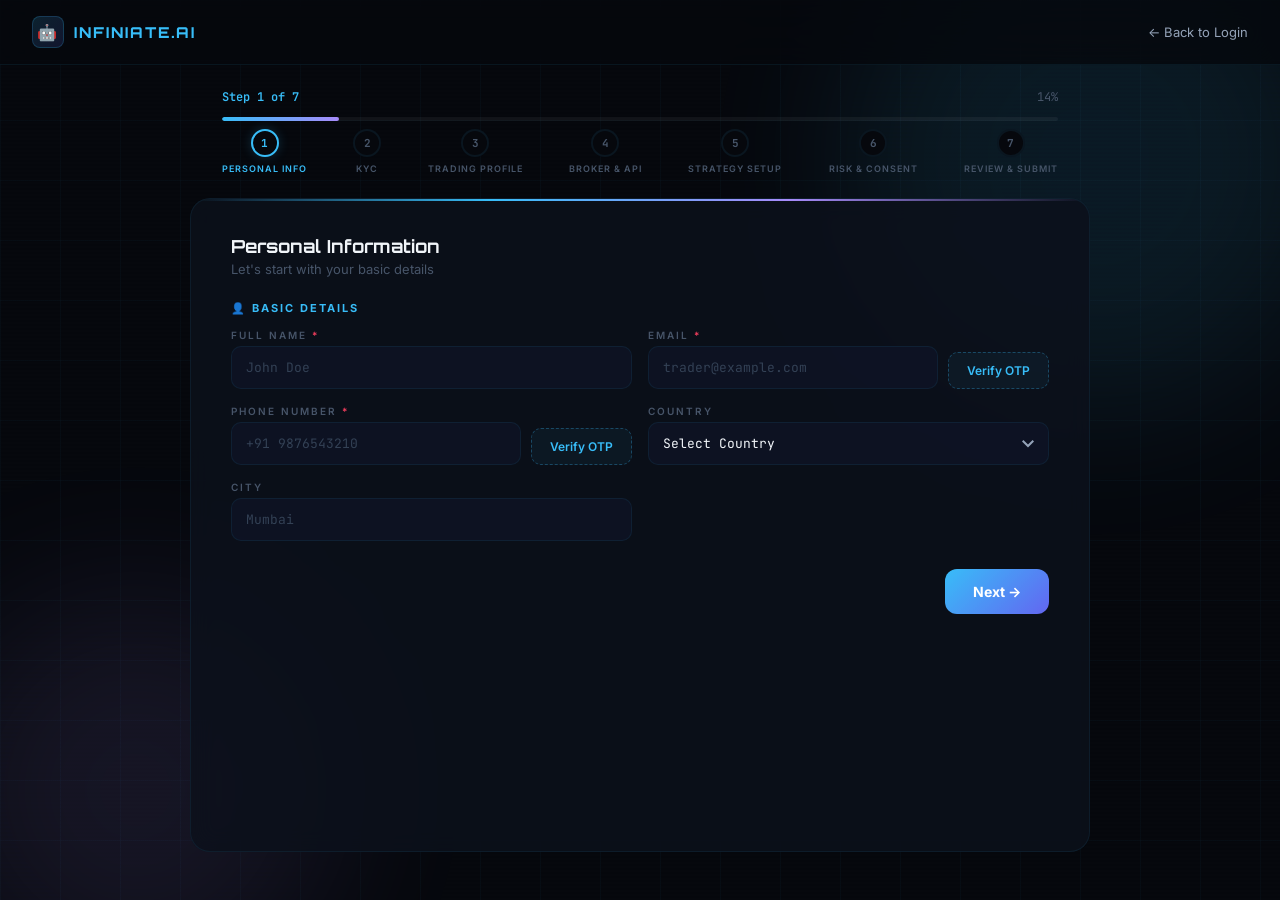
<file: tradingsmartalgo/onboarding.html>
<!DOCTYPE html>
<html lang="en">
<head>
<meta charset="UTF-8">
<meta name="viewport" content="width=device-width, initial-scale=1.0">
<title>Infiniate.AI — Onboarding</title>
<style>
@import url('https://fonts.googleapis.com/css2?family=Inter:wght@300;400;500;600;700;800;900&family=JetBrains+Mono:wght@300;400;500;600;700&family=Orbitron:wght@400;500;600;700;800;900&display=swap');
:root{--bg-primary:#06080d;--bg-secondary:#0a0e17;--bg-card:rgba(12,17,28,0.85);--border-color:rgba(56,189,248,0.08);--border-glow:rgba(56,189,248,0.2);--accent-cyan:#38bdf8;--accent-blue:#6366f1;--accent-purple:#a78bfa;--accent-green:#34d399;--accent-red:#f43f5e;--accent-orange:#fb923c;--accent-yellow:#fbbf24;--text-primary:#f1f5f9;--text-secondary:#94a3b8;--text-muted:#475569}
*{margin:0;padding:0;box-sizing:border-box}
html{overflow-x:hidden}
body{font-family:'Inter',sans-serif;background:var(--bg-primary);color:var(--text-primary);min-height:100vh;overflow-x:hidden}
.onboard-wrapper{overflow-x:hidden;width:100%}
.bg-grid{position:fixed;inset:0;z-index:0;pointer-events:none;background-image:linear-gradient(rgba(56,189,248,0.03) 1px,transparent 1px),linear-gradient(90deg,rgba(56,189,248,0.03) 1px,transparent 1px);background-size:60px 60px;animation:gridMove 20s linear infinite}
@keyframes gridMove{to{background-position:60px 60px}}
.bg-orbs{position:fixed;inset:0;z-index:0;pointer-events:none;overflow:hidden}
.orb{position:absolute;border-radius:50%;filter:blur(80px);opacity:0.1;animation:orbFloat 15s ease-in-out infinite}
.orb-1{width:500px;height:500px;background:var(--accent-cyan);top:-10%;right:-5%}
.orb-2{width:400px;height:400px;background:var(--accent-purple);bottom:-10%;left:-5%;animation-delay:-7s}
@keyframes orbFloat{0%,100%{transform:translate(0,0) scale(1)}50%{transform:translate(30px,-30px) scale(1.05)}}
.scanlines{position:fixed;inset:0;z-index:1;pointer-events:none;background:repeating-linear-gradient(0deg,transparent,transparent 2px,rgba(0,0,0,0.03) 2px,rgba(0,0,0,0.03) 4px)}

/* LAYOUT */
.onboard-wrapper{position:relative;z-index:2;min-height:100vh;display:flex;flex-direction:column}
.onboard-header{padding:16px 32px;display:flex;align-items:center;justify-content:space-between;border-bottom:1px solid var(--border-color);background:rgba(6,8,13,0.8);backdrop-filter:blur(20px)}
.onboard-logo{display:flex;align-items:center;gap:10px;font-family:'Orbitron',sans-serif;font-weight:800;font-size:15px;letter-spacing:2px;color:var(--accent-cyan);text-decoration:none}
.onboard-logo-icon{width:32px;height:32px;border-radius:8px;background:linear-gradient(135deg,rgba(56,189,248,0.15),rgba(99,102,241,0.15));display:flex;align-items:center;justify-content:center;font-size:16px;border:1px solid rgba(56,189,248,0.2)}
.onboard-back{font-size:13px;color:var(--text-secondary);text-decoration:none;display:flex;align-items:center;gap:6px;transition:color 0.3s}
.onboard-back:hover{color:var(--accent-cyan)}

/* PROGRESS BAR */
.progress-header{padding:24px 32px 0;max-width:900px;margin:0 auto;width:100%}
.progress-info{display:flex;justify-content:space-between;align-items:center;margin-bottom:12px}
.progress-step-text{font-family:'JetBrains Mono',monospace;font-size:12px;color:var(--accent-cyan);font-weight:600}
.progress-pct{font-family:'JetBrains Mono',monospace;font-size:12px;color:var(--text-muted)}
.progress-track{height:4px;border-radius:2px;background:rgba(255,255,255,0.05);overflow:hidden;margin-bottom:8px}
.progress-fill{height:100%;border-radius:2px;background:linear-gradient(90deg,var(--accent-cyan),var(--accent-purple));transition:width 0.5s ease}
.progress-dots{display:flex;justify-content:space-between;margin-bottom:24px}
.progress-dot{display:flex;flex-direction:column;align-items:center;gap:6px;cursor:pointer}
.progress-dot-circle{width:28px;height:28px;border-radius:50%;border:2px solid var(--border-color);display:flex;align-items:center;justify-content:center;font-size:11px;font-weight:700;font-family:'JetBrains Mono',monospace;color:var(--text-muted);transition:all 0.3s;background:var(--bg-primary)}
.progress-dot.active .progress-dot-circle{border-color:var(--accent-cyan);color:var(--accent-cyan);box-shadow:0 0 12px rgba(56,189,248,0.2)}
.progress-dot.done .progress-dot-circle{border-color:var(--accent-green);background:var(--accent-green);color:#fff}
.progress-dot-label{font-size:9px;color:var(--text-muted);text-transform:uppercase;letter-spacing:1px;font-weight:600;white-space:nowrap}
.progress-dot.active .progress-dot-label{color:var(--accent-cyan)}
.progress-dot.done .progress-dot-label{color:var(--accent-green)}

/* FORM AREA */
.onboard-body{flex:1;display:flex;justify-content:center;padding:0 32px 48px}
.onboard-card{width:100%;max-width:900px;background:var(--bg-card);border:1px solid var(--border-color);border-radius:20px;padding:36px 40px;backdrop-filter:blur(12px);position:relative;overflow:hidden}
.onboard-card::before{content:'';position:absolute;top:0;left:0;right:0;height:2px;background:linear-gradient(90deg,transparent,var(--accent-cyan),var(--accent-purple),transparent)}
.step-title{font-family:'Orbitron',sans-serif;font-size:18px;font-weight:700;color:var(--text-primary);margin-bottom:4px}
.step-subtitle{font-size:13px;color:var(--text-muted);margin-bottom:24px}
.section-label{font-size:11px;text-transform:uppercase;letter-spacing:2px;color:var(--accent-cyan);font-weight:700;margin-bottom:14px;margin-top:20px;display:flex;align-items:center;gap:8px}
.section-label:first-of-type{margin-top:0}

/* FORM FIELDS */
.form-grid{display:grid;grid-template-columns:1fr 1fr;gap:16px}
.form-grid.single{grid-template-columns:1fr}
.form-group{display:flex;flex-direction:column;gap:5px}
.form-group.full{grid-column:1/-1}
.form-label{font-size:10px;text-transform:uppercase;letter-spacing:2px;color:var(--text-muted);font-weight:600}
.form-label .req{color:var(--accent-red)}
.form-input,.form-select,.form-textarea{background:rgba(15,23,42,0.6);border:1px solid var(--border-color);border-radius:10px;padding:12px 14px;color:var(--text-primary);font-family:'JetBrains Mono',monospace;font-size:13px;outline:none;transition:all 0.3s;width:100%}
.form-input:focus,.form-select:focus,.form-textarea:focus{border-color:var(--accent-cyan);box-shadow:0 0 0 3px rgba(56,189,248,0.08)}
.form-input.error{border-color:var(--accent-red);box-shadow:0 0 0 3px rgba(244,63,94,0.1)}
.form-input::placeholder{color:#334155}
.form-select{appearance:none;cursor:pointer;background-image:url("data:image/svg+xml,%3Csvg xmlns='http://www.w3.org/2000/svg' width='12' height='8'%3E%3Cpath fill='%2394a3b8' d='M1.41 0L6 4.58 10.59 0 12 1.41l-6 6-6-6z'/%3E%3C/svg%3E");background-repeat:no-repeat;background-position:right 14px center;padding-right:36px}
.form-select option{background:#0f172a;color:var(--text-primary)}
.form-textarea{min-height:70px;resize:vertical;font-size:12px;line-height:1.6}
.form-hint{font-size:10px;color:var(--text-muted);margin-top:2px}
.form-row-inline{display:flex;gap:10px;align-items:flex-end}
.form-row-inline .form-input{flex:1}

/* PASSWORD TOGGLE */
.pw-wrapper{position:relative}
.pw-wrapper .form-input{padding-right:44px}
.pw-toggle{position:absolute;right:12px;top:50%;transform:translateY(-50%);background:none;border:none;color:var(--text-muted);cursor:pointer;font-size:16px;transition:color 0.3s;padding:4px}
.pw-toggle:hover{color:var(--accent-cyan)}

/* FILE UPLOAD */
.file-upload{display:flex;align-items:center;gap:12px}
.file-upload-btn{padding:10px 18px;border-radius:10px;border:1px dashed rgba(56,189,248,0.3);background:rgba(56,189,248,0.05);color:var(--accent-cyan);font-family:'Inter',sans-serif;font-size:12px;font-weight:600;cursor:pointer;transition:all 0.3s;display:flex;align-items:center;gap:6px}
.file-upload-btn:hover{background:rgba(56,189,248,0.1);border-color:var(--accent-cyan)}
.file-upload input[type="file"]{display:none}
.file-name{font-size:11px;color:var(--text-muted);font-family:'JetBrains Mono',monospace}
.file-name.attached{color:var(--accent-green)}

/* RADIO & CHECKBOX */
.radio-group,.checkbox-group{display:flex;flex-wrap:wrap;gap:10px}
.radio-option,.checkbox-option{display:flex;align-items:center;gap:8px;padding:10px 16px;border-radius:10px;border:1px solid var(--border-color);cursor:pointer;transition:all 0.3s;font-size:13px;color:var(--text-secondary)}
.radio-option:hover,.checkbox-option:hover{border-color:var(--border-glow);background:rgba(56,189,248,0.03)}
.radio-option.selected{border-color:var(--accent-cyan);background:rgba(56,189,248,0.08);color:var(--accent-cyan)}
.checkbox-option.selected{border-color:var(--accent-green);background:rgba(52,211,153,0.08);color:var(--accent-green)}
.radio-option input,.checkbox-option input{accent-color:var(--accent-cyan);width:14px;height:14px}

/* SLIDER */
.slider-group{display:flex;flex-direction:column;gap:6px}
.slider-header{display:flex;justify-content:space-between;align-items:center}
.slider-value{font-family:'JetBrains Mono',monospace;font-size:14px;font-weight:700;color:var(--accent-cyan)}
input[type="range"]{width:100%;height:6px;-webkit-appearance:none;appearance:none;background:rgba(255,255,255,0.05);border-radius:3px;outline:none}
input[type="range"]::-webkit-slider-thumb{-webkit-appearance:none;width:20px;height:20px;border-radius:50%;background:var(--accent-cyan);cursor:pointer;box-shadow:0 0 10px rgba(56,189,248,0.3)}

/* CONSENT BOX */
.consent-box{border:1px solid rgba(244,63,94,0.2);border-radius:12px;padding:20px;background:rgba(244,63,94,0.03);display:flex;flex-direction:column;gap:12px}
.consent-item{display:flex;align-items:flex-start;gap:10px;font-size:13px;color:var(--text-secondary);line-height:1.5}
.consent-item input{margin-top:3px;accent-color:var(--accent-cyan);width:16px;height:16px;flex-shrink:0}

/* SIGNATURE */
.signature-pad{width:100%;height:100px;border:1px dashed var(--border-color);border-radius:12px;background:rgba(15,23,42,0.4);position:relative;cursor:crosshair;overflow:hidden}
.signature-pad canvas{width:100%;height:100%;display:block}
.signature-clear{position:absolute;top:8px;right:8px;background:rgba(244,63,94,0.1);border:1px solid rgba(244,63,94,0.2);color:var(--accent-red);border-radius:6px;padding:4px 10px;font-size:10px;cursor:pointer;font-family:'Inter',sans-serif;font-weight:600}
.signature-type{margin-top:8px}

/* REVIEW SUMMARY */
.review-grid{display:grid;grid-template-columns:1fr 1fr;gap:16px}
.review-card{padding:16px;border-radius:12px;background:rgba(15,23,42,0.5);border:1px solid var(--border-color)}
.review-card-title{font-size:11px;text-transform:uppercase;letter-spacing:2px;color:var(--accent-cyan);font-weight:700;margin-bottom:10px;display:flex;align-items:center;gap:6px}
.review-item{display:flex;justify-content:space-between;font-size:12px;padding:4px 0;border-bottom:1px solid rgba(255,255,255,0.03)}
.review-item:last-child{border:none}
.review-item-label{color:var(--text-muted)}
.review-item-value{color:var(--text-primary);font-family:'JetBrains Mono',monospace;font-weight:600}

/* TRUST BADGES */
.trust-badges{display:flex;gap:16px;margin-top:16px;justify-content:center}
.trust-badge{display:flex;align-items:center;gap:6px;font-size:10px;color:var(--text-muted);padding:6px 12px;border-radius:8px;background:rgba(52,211,153,0.05);border:1px solid rgba(52,211,153,0.1)}
.trust-badge-icon{color:var(--accent-green);font-size:14px}

/* TOOLTIP */
.tooltip-trigger{position:relative;cursor:help;color:var(--text-muted);font-size:14px}
.tooltip-trigger:hover .tooltip-text{opacity:1;transform:translateY(0)}
.tooltip-text{position:absolute;bottom:calc(100% + 8px);left:50%;transform:translateX(-50%) translateY(4px);background:#1e293b;color:var(--text-secondary);font-size:11px;padding:6px 12px;border-radius:6px;white-space:nowrap;opacity:0;transition:all 0.2s;pointer-events:none;z-index:10;border:1px solid var(--border-color)}

/* BUTTONS */
.btn-row{display:flex;justify-content:space-between;margin-top:28px;gap:12px}
.btn{padding:14px 28px;border-radius:12px;font-family:'Inter',sans-serif;font-size:14px;font-weight:700;cursor:pointer;transition:all 0.3s;border:none;display:flex;align-items:center;gap:8px}
.btn-next{background:linear-gradient(135deg,#38bdf8,#6366f1);color:#fff;margin-left:auto}
.btn-next:hover{box-shadow:0 0 25px rgba(56,189,248,0.3);transform:translateY(-1px)}
.btn-next:disabled{opacity:0.4;cursor:not-allowed;transform:none;box-shadow:none}
.btn-back{background:transparent;border:1px solid var(--border-color);color:var(--text-secondary)}
.btn-back:hover{border-color:var(--border-glow);color:var(--text-primary)}
.btn-submit{background:linear-gradient(135deg,var(--accent-green),#059669);color:#fff;margin-left:auto;font-size:16px;padding:16px 36px}
.btn-submit:hover{box-shadow:0 0 30px rgba(52,211,153,0.3)}

/* AI SUGGESTION */
.ai-suggestion{display:flex;gap:10px;padding:12px 16px;border-radius:10px;background:rgba(167,139,250,0.06);border:1px solid rgba(167,139,250,0.15);margin-top:12px;font-size:12px;color:var(--text-secondary);line-height:1.5;align-items:flex-start}
.ai-suggestion-icon{font-size:18px;flex-shrink:0}

/* STEP VISIBILITY */
.step{display:none}
.step.active{display:block;animation:stepIn 0.4s ease}
@keyframes stepIn{from{opacity:0;transform:translateX(20px)}to{opacity:1;transform:translateX(0)}}

/* SUCCESS SCREEN */
.success-screen{display:none;text-align:center;padding:40px 20px}
.success-screen.active{display:block}
.success-icon{font-size:64px;margin-bottom:16px;animation:successPop 0.5s ease}
@keyframes successPop{0%{transform:scale(0)}50%{transform:scale(1.2)}100%{transform:scale(1)}}
.success-title{font-family:'Orbitron',sans-serif;font-size:24px;font-weight:700;color:var(--accent-green);margin-bottom:8px}
.success-text{font-size:14px;color:var(--text-secondary);margin-bottom:24px;line-height:1.6}
.success-btn{display:inline-flex;padding:14px 32px;border-radius:12px;background:linear-gradient(135deg,#38bdf8,#6366f1);color:#fff;text-decoration:none;font-weight:700;font-size:15px;transition:all 0.3s}
.success-btn:hover{box-shadow:0 0 25px rgba(56,189,248,0.3)}

/* RESPONSIVE */
@media(max-width:768px){
  .onboard-header{padding:12px 16px}
  .onboard-logo{font-size:13px;gap:8px}
  .onboard-logo-icon{width:28px;height:28px;font-size:14px}
  .onboard-back{font-size:12px}
  .progress-header{padding:16px 16px 0}
  .onboard-body{padding:0 16px 32px}
  .onboard-card{padding:24px 20px;border-radius:16px}
  .step-title{font-size:16px}
  .step-subtitle{font-size:12px;margin-bottom:18px}
  .section-label{font-size:10px;margin-bottom:12px;margin-top:16px}
  .form-grid{grid-template-columns:1fr}
  .form-input,.form-select,.form-textarea{padding:10px 12px;font-size:12px;border-radius:8px}
  .form-label{font-size:9px;letter-spacing:1.5px}
  .review-grid{grid-template-columns:1fr}
  .review-card{padding:14px}
  .review-item{font-size:11px}
  .progress-dots{overflow-x:auto;gap:8px}
  .progress-dot-label{display:none}
  .progress-dot-circle{width:24px;height:24px;font-size:10px}
  .btn-row{flex-wrap:wrap}
  .btn{padding:12px 22px;font-size:13px;border-radius:10px}
  .btn-submit{padding:14px 28px;font-size:14px}
  .trust-badges{flex-wrap:wrap;gap:10px}
  .trust-badge{font-size:9px;padding:5px 10px}
  .radio-group,.checkbox-group{gap:8px}
  .radio-option,.checkbox-option{padding:8px 12px;font-size:12px;border-radius:8px}
  .consent-box{padding:16px}
  .consent-item{font-size:12px;gap:8px}
  .signature-pad{height:80px}
  .success-icon{font-size:48px}
  .success-title{font-size:20px}
  .success-text{font-size:13px}
  .success-btn{padding:12px 24px;font-size:14px}
  .ai-suggestion{font-size:11px;padding:10px 14px}
  .file-upload-btn{padding:8px 14px;font-size:11px}
  .form-row-inline{flex-direction:column;gap:8px}
  .form-row-inline .form-input{width:100%}
}
@media(max-width:480px){
  .onboard-header{padding:10px 12px}
  .onboard-logo{font-size:11px;letter-spacing:1px}
  .onboard-logo-icon{width:24px;height:24px;font-size:12px}
  .onboard-body{padding:0 10px 24px}
  .onboard-card{padding:18px 14px;border-radius:12px}
  .step-title{font-size:15px}
  .progress-header{padding:12px 12px 0}
  .btn{padding:10px 18px;font-size:12px;flex:1}
  .btn-row{gap:8px}
  .trust-badges{justify-content:center}
  .consent-box{padding:12px}
  .consent-item{font-size:11px}
  .review-card-title{font-size:10px}
}
</style>
</head>
<body>
<div class="bg-grid"></div>
<div class="bg-orbs"><div class="orb orb-1"></div><div class="orb orb-2"></div></div>
<div class="scanlines"></div>

<div class="onboard-wrapper">
  <!-- HEADER -->
  <div class="onboard-header">
    <a href="index.html" class="onboard-logo"><div class="onboard-logo-icon">&#x1F916;</div> INFINIATE.AI</a>
    <a href="index.html" class="onboard-back">&#x2190; Back to Login</a>
  </div>

  <!-- PROGRESS -->
  <div class="progress-header">
    <div class="progress-info">
      <span class="progress-step-text" id="stepText">Step 1 of 7</span>
      <span class="progress-pct" id="stepPct">14%</span>
    </div>
    <div class="progress-track"><div class="progress-fill" id="progressFill" style="width:14%"></div></div>
    <div class="progress-dots" id="progressDots"></div>
  </div>

  <!-- FORM BODY -->
  <div class="onboard-body">
    <div class="onboard-card">

      <!-- ═══ STEP 1: PERSONAL INFO ═══ -->
      <div class="step active" id="step1">
        <div class="step-title">Personal Information</div>
        <div class="step-subtitle">Let's start with your basic details</div>
        <div class="section-label">&#x1F464; Basic Details</div>
        <div class="form-grid">
          <div class="form-group"><label class="form-label">Full Name <span class="req">*</span></label><input class="form-input" id="ob_name" placeholder="John Doe" required></div>
          <div class="form-group"><label class="form-label">Email <span class="req">*</span></label><div class="form-row-inline"><input class="form-input" type="email" id="ob_email" placeholder="trader@example.com"><button class="file-upload-btn" onclick="mockOTP('email')" style="white-space:nowrap">Verify OTP</button></div></div>
          <div class="form-group"><label class="form-label">Phone Number <span class="req">*</span></label><div class="form-row-inline"><input class="form-input" type="tel" id="ob_phone" placeholder="+91 9876543210"><button class="file-upload-btn" onclick="mockOTP('phone')" style="white-space:nowrap">Verify OTP</button></div></div>
          <div class="form-group"><label class="form-label">Country</label><select class="form-select" id="ob_country"><option value="">Select Country</option><option>India</option><option>United States</option><option>United Kingdom</option><option>Singapore</option><option>UAE</option><option>Australia</option><option>Canada</option><option>Germany</option><option>Japan</option><option>Other</option></select></div>
          <div class="form-group"><label class="form-label">City</label><input class="form-input" id="ob_city" placeholder="Mumbai"></div>
        </div>
      </div>

      <!-- ═══ STEP 2: KYC ═══ -->
      <div class="step" id="step2">
        <div class="step-title">KYC & Verification</div>
        <div class="step-subtitle">Identity and address verification</div>
        <div class="section-label">&#x1F4CB; Identity</div>
        <div class="form-grid">
          <div class="form-group"><label class="form-label">ID Type <span class="req">*</span></label><select class="form-select" id="ob_idtype"><option value="">Select ID Type</option><option>Passport</option><option>National ID / Aadhaar</option><option>PAN Card</option><option>Driver's License</option></select></div>
          <div class="form-group"><label class="form-label">ID Number <span class="req">*</span></label><input class="form-input" id="ob_idnum" placeholder="ABCDE1234F"></div>
          <div class="form-group full"><label class="form-label">Upload ID Proof</label><div class="file-upload"><label class="file-upload-btn">&#x1F4CE; Choose File<input type="file" accept="image/*,.pdf" onchange="showFile(this,'idFile')"></label><span class="file-name" id="idFile">No file selected</span></div></div>
        </div>
        <div class="section-label">&#x1F3E0; Address</div>
        <div class="form-grid">
          <div class="form-group"><label class="form-label">Address Line 1</label><input class="form-input" id="ob_addr1" placeholder="Street address"></div>
          <div class="form-group"><label class="form-label">Address Line 2</label><input class="form-input" id="ob_addr2" placeholder="Apt, suite, etc."></div>
          <div class="form-group full"><label class="form-label">Upload Address Proof</label><div class="file-upload"><label class="file-upload-btn">&#x1F4CE; Choose File<input type="file" accept="image/*,.pdf" onchange="showFile(this,'addrFile')"></label><span class="file-name" id="addrFile">No file selected</span></div></div>
        </div>
        <div style="margin-top:16px"><label class="checkbox-option" onclick="this.classList.toggle('selected')"><input type="checkbox" id="ob_docconfirm"> I confirm all uploaded documents are valid and authentic</label></div>
      </div>

      <!-- ═══ STEP 3: TRADING PROFILE ═══ -->
      <div class="step" id="step3">
        <div class="step-title">Trading Profile</div>
        <div class="step-subtitle">Tell us about your trading goals</div>
        <div class="section-label">&#x1F4B0; Capital & Risk</div>
        <div class="form-grid">
          <div class="form-group"><label class="form-label">Capital Amount <span class="req">*</span></label><input class="form-input" type="number" id="ob_capital" placeholder="100000"></div>
          <div class="form-group"><label class="form-label">Currency</label><select class="form-select" id="ob_currency"><option>INR</option><option>USD</option><option>EUR</option><option>GBP</option><option>AED</option><option>SGD</option></select></div>
        </div>
        <div class="form-group" style="margin-top:14px"><label class="form-label">Risk Appetite <span class="req">*</span></label>
          <div class="radio-group" id="riskRadio">
            <label class="radio-option" onclick="selectRadio(this,'riskRadio')"><input type="radio" name="risk" value="Low"> &#x1F7E2; Low</label>
            <label class="radio-option" onclick="selectRadio(this,'riskRadio')"><input type="radio" name="risk" value="Medium"> &#x1F7E1; Medium</label>
            <label class="radio-option" onclick="selectRadio(this,'riskRadio')"><input type="radio" name="risk" value="High"> &#x1F534; High</label>
          </div>
        </div>
        <div class="section-label">&#x1F4CA; Experience</div>
        <div class="form-grid">
          <div class="form-group"><label class="form-label">Trading Experience</label><select class="form-select" id="ob_experience"><option value="">Select Level</option><option>Beginner (0-1 years)</option><option>Intermediate (1-3 years)</option><option>Advanced (3+ years)</option></select></div>
        </div>
        <div class="form-group" style="margin-top:14px"><label class="form-label">Preferred Markets</label>
          <div class="checkbox-group" id="marketChecks">
            <label class="checkbox-option" onclick="this.classList.toggle('selected')"><input type="checkbox" value="Equity"> Equity</label>
            <label class="checkbox-option" onclick="this.classList.toggle('selected')"><input type="checkbox" value="Options"> Options</label>
            <label class="checkbox-option" onclick="this.classList.toggle('selected')"><input type="checkbox" value="Futures"> Futures</label>
            <label class="checkbox-option" onclick="this.classList.toggle('selected')"><input type="checkbox" value="Crypto"> Crypto</label>
          </div>
        </div>
        <div class="ai-suggestion" id="aiSuggestion" style="display:none"><span class="ai-suggestion-icon">&#x1F9E0;</span><div id="aiSuggestionText"></div></div>
      </div>

      <!-- ═══ STEP 4: BROKER & API ═══ -->
      <div class="step" id="step4">
        <div class="step-title">Broker & API Setup</div>
        <div class="step-subtitle">Connect your trading account</div>
        <div class="section-label">&#x1F3E6; Broker</div>
        <div class="form-grid">
          <div class="form-group"><label class="form-label">Broker Name <span class="req">*</span></label><select class="form-select" id="ob_broker"><option value="">Select Broker</option><option>Zerodha</option><option>Upstox</option><option>Angel One</option><option>ICICI Direct</option><option>HDFC Securities</option><option>Interactive Brokers</option><option>Binance</option><option>Other</option></select></div>
          <div class="form-group"><label class="form-label">Client ID</label><input class="form-input" id="ob_clientid" placeholder="AB1234"></div>
        </div>
        <div class="section-label">&#x1F510; API Credentials</div>
        <div class="form-grid">
          <div class="form-group"><label class="form-label">API Key <span class="req">*</span> <span class="tooltip-trigger">&#x1F512;<span class="tooltip-text">Encrypted & securely stored</span></span></label><div class="pw-wrapper"><input class="form-input" type="password" id="ob_apikey" placeholder="Enter API Key"><button class="pw-toggle" onclick="togglePW(this)">&#x1F441;</button></div></div>
          <div class="form-group"><label class="form-label">API Secret <span class="req">*</span> <span class="tooltip-trigger">&#x1F512;<span class="tooltip-text">Encrypted & securely stored</span></span></label><div class="pw-wrapper"><input class="form-input" type="password" id="ob_apisecret" placeholder="Enter API Secret"><button class="pw-toggle" onclick="togglePW(this)">&#x1F441;</button></div></div>
        </div>
        <div style="margin-top:16px;display:flex;flex-direction:column;gap:10px">
          <label class="checkbox-option" onclick="this.classList.toggle('selected')"><input type="checkbox" id="ob_apienabled"> I have enabled API access from my broker panel</label>
          <label class="checkbox-option" onclick="this.classList.toggle('selected')"><input type="checkbox" id="ob_orderauth"> I authorize automated order execution via API</label>
        </div>
        <div class="trust-badges"><div class="trust-badge"><span class="trust-badge-icon">&#x1F6E1;</span> 256-bit Encryption</div><div class="trust-badge"><span class="trust-badge-icon">&#x2705;</span> Secure API Handling</div><div class="trust-badge"><span class="trust-badge-icon">&#x1F512;</span> SOC2 Compliant</div></div>
      </div>

      <!-- ═══ STEP 5: STRATEGY CONFIG ═══ -->
      <div class="step" id="step5">
        <div class="step-title">Strategy Configuration</div>
        <div class="step-subtitle">Set up your trading strategy</div>
        <div class="section-label">&#x1F3AF; Strategy Selection</div>
        <div class="form-grid">
          <div class="form-group"><label class="form-label">Strategy Type <span class="req">*</span></label><select class="form-select" id="ob_strategy"><option value="">Select Strategy</option><option>Scalping</option><option>Trend Following</option><option>Options Selling</option><option>Mean Reversion</option><option>Momentum</option><option>Grid Trading</option></select></div>
        </div>
        <div class="section-label">&#x26A0; Risk Controls</div>
        <div class="form-grid">
          <div class="form-group"><div class="slider-group"><div class="slider-header"><label class="form-label">Risk per Trade (%)</label><span class="slider-value" id="riskTradeVal">2%</span></div><input type="range" min="1" max="5" step="0.5" value="2" id="ob_riskpertrade" oninput="document.getElementById('riskTradeVal').textContent=this.value+'%'"></div></div>
          <div class="form-group"><div class="slider-group"><div class="slider-header"><label class="form-label">Max Daily Loss (%)</label><span class="slider-value" id="maxLossVal">5%</span></div><input type="range" min="2" max="10" step="0.5" value="5" id="ob_maxloss" oninput="document.getElementById('maxLossVal').textContent=this.value+'%'"></div></div>
        </div>
        <div class="section-label">&#x2699; Automation Mode</div>
        <div class="radio-group" id="modeRadio">
          <label class="radio-option" onclick="selectRadio(this,'modeRadio')"><input type="radio" name="mode" value="Fully Automated"> &#x1F916; Fully Automated</label>
          <label class="radio-option" onclick="selectRadio(this,'modeRadio')"><input type="radio" name="mode" value="Semi-Automated"> &#x1F91D; Semi-Automated</label>
        </div>
      </div>

      <!-- ═══ STEP 6: RISK & CONSENT ═══ -->
      <div class="step" id="step6">
        <div class="step-title">Risk Disclosure & Legal Consent</div>
        <div class="step-subtitle">Please read and acknowledge the following</div>
        <div class="consent-box">
          <div class="consent-item"><input type="checkbox" id="c1"> <span>I understand that algorithmic trading involves substantial financial risk and past performance is not indicative of future results.</span></div>
          <div class="consent-item"><input type="checkbox" id="c2"> <span>I accept full responsibility for any losses incurred through automated trading on my account.</span></div>
          <div class="consent-item"><input type="checkbox" id="c3"> <span>I acknowledge that no guaranteed returns are promised by Infiniate.AI or its algorithms.</span></div>
          <div class="consent-item"><input type="checkbox" id="c4"> <span>I authorize Infiniate.AI to execute automated buy/sell orders on my connected broker account.</span></div>
        </div>
        <div class="section-label" style="margin-top:24px">&#x270D; Digital Signature</div>
        <div class="signature-pad" id="sigPad"><canvas id="sigCanvas"></canvas><button class="signature-clear" onclick="clearSignature()">Clear</button></div>
        <div class="form-hint">Draw your signature above, or type below</div>
        <div class="signature-type"><input class="form-input" id="ob_sigtype" placeholder="Type your full name as signature" style="font-style:italic"></div>
      </div>

      <!-- ═══ STEP 7: REVIEW & SUBMIT ═══ -->
      <div class="step" id="step7">
        <div class="step-title">Review & Submit</div>
        <div class="step-subtitle">Please verify all your details before submitting</div>
        <div class="review-grid" id="reviewGrid"></div>
        <div style="margin-top:20px"><label class="checkbox-option" onclick="this.classList.toggle('selected')"><input type="checkbox" id="ob_finalconfirm"> I confirm all the details provided are correct and complete</label></div>
      </div>

      <!-- SUCCESS -->
      <div class="success-screen" id="successScreen">
        <div class="success-icon">&#x1F680;</div>
        <div class="success-title">APPLICATION SUBMITTED</div>
        <div class="success-text">Your onboarding application has been received. Our team will verify your documents and activate your trading account within 24-48 hours. You'll receive a confirmation email shortly.</div>
        <a href="index.html" class="success-btn">&#x2190; Back to Login</a>
      </div>

      <!-- NAVIGATION BUTTONS -->
      <div class="btn-row" id="btnRow">
        <button class="btn btn-back" id="btnBack" onclick="prevStep()" style="display:none">&#x2190; Back</button>
        <button class="btn btn-next" id="btnNext" onclick="nextStep()">Next &#x2192;</button>
      </div>

    </div>
  </div>
</div>

<script>
// ═══ WIZARD STATE ═══
let currentStep=1;
const totalSteps=7;
const stepNames=['Personal Info','KYC','Trading Profile','Broker & API','Strategy Setup','Risk & Consent','Review & Submit'];

function renderProgress(){
  const dotsEl=document.getElementById('progressDots');
  dotsEl.innerHTML='';
  stepNames.forEach((name,i)=>{
    const s=i+1;
    const cls=s<currentStep?'done':s===currentStep?'active':'';
    dotsEl.innerHTML+=`<div class="progress-dot ${cls}"><div class="progress-dot-circle">${s<currentStep?'&#x2713;':s}</div><div class="progress-dot-label">${name}</div></div>`;
  });
  document.getElementById('stepText').textContent=`Step ${currentStep} of ${totalSteps}`;
  const pct=Math.round((currentStep/totalSteps)*100);
  document.getElementById('stepPct').textContent=pct+'%';
  document.getElementById('progressFill').style.width=pct+'%';
}

function showStep(n){
  document.querySelectorAll('.step').forEach(s=>s.classList.remove('active'));
  const step=document.getElementById('step'+n);
  if(step)step.classList.add('active');
  document.getElementById('btnBack').style.display=n>1?'flex':'none';
  const btnNext=document.getElementById('btnNext');
  if(n===totalSteps){
    btnNext.className='btn btn-submit';
    btnNext.innerHTML='&#x1F680; Submit Application';
  }else{
    btnNext.className='btn btn-next';
    btnNext.innerHTML='Next &#x2192;';
  }
  renderProgress();
  if(n===3)showAISuggestion();
  if(n===7)buildReview();
}

function nextStep(){
  if(currentStep===totalSteps){submitForm();return}
  if(currentStep<totalSteps){currentStep++;showStep(currentStep)}
}
function prevStep(){
  if(currentStep>1){currentStep--;showStep(currentStep)}
}

// ═══ HELPERS ═══
function selectRadio(el,groupId){
  document.querySelectorAll('#'+groupId+' .radio-option').forEach(o=>o.classList.remove('selected'));
  el.classList.add('selected');
  el.querySelector('input').checked=true;
}
function togglePW(btn){
  const inp=btn.previousElementSibling;
  if(inp.type==='password'){inp.type='text';btn.textContent='\u{1F648}'}
  else{inp.type='password';btn.textContent='\u{1F441}'}
}
function showFile(input,spanId){
  const f=input.files?.[0];
  const span=document.getElementById(spanId);
  if(f){span.textContent=f.name;span.classList.add('attached')}
  else{span.textContent='No file selected';span.classList.remove('attached')}
}
function mockOTP(type){
  alert('OTP sent to your '+type+'! (Demo: auto-verified)');
}

// ═══ AI SUGGESTIONS ═══
function showAISuggestion(){
  const cap=parseFloat(document.getElementById('ob_capital').value)||0;
  const exp=document.getElementById('ob_experience').value;
  const el=document.getElementById('aiSuggestion');
  const txt=document.getElementById('aiSuggestionText');
  let msg='';
  if(cap>0&&cap<50000)msg='Based on your capital, we recommend a <strong>Low Risk</strong> strategy with conservative position sizing to protect your investment.';
  else if(exp&&exp.includes('Beginner'))msg='As a beginner trader, we suggest starting with <strong>Semi-Automated</strong> mode and a <strong>Low Risk</strong> appetite to learn the system safely.';
  else if(cap>=500000)msg='With your capital level, you can explore <strong>Multi-Strategy</strong> approaches. Consider diversifying across Equity and Options for optimal returns.';
  if(msg){el.style.display='flex';txt.innerHTML='<strong>AI Recommendation:</strong> '+msg}
  else{el.style.display='none'}
}

// ═══ SIGNATURE PAD ═══
let sigDrawing=false;
const sigCanvas=document.getElementById('sigCanvas');
const sigCtx=sigCanvas?.getContext('2d');
function initSignature(){
  if(!sigCanvas)return;
  const rect=sigCanvas.parentElement.getBoundingClientRect();
  sigCanvas.width=rect.width*2;sigCanvas.height=rect.height*2;
  sigCanvas.style.width=rect.width+'px';sigCanvas.style.height=rect.height+'px';
  sigCtx.scale(2,2);sigCtx.strokeStyle='#38bdf8';sigCtx.lineWidth=2;sigCtx.lineCap='round';
  sigCanvas.addEventListener('mousedown',e=>{sigDrawing=true;sigCtx.beginPath();sigCtx.moveTo(e.offsetX,e.offsetY)});
  sigCanvas.addEventListener('mousemove',e=>{if(!sigDrawing)return;sigCtx.lineTo(e.offsetX,e.offsetY);sigCtx.stroke()});
  sigCanvas.addEventListener('mouseup',()=>sigDrawing=false);
  sigCanvas.addEventListener('mouseleave',()=>sigDrawing=false);
  // Touch
  sigCanvas.addEventListener('touchstart',e=>{e.preventDefault();sigDrawing=true;const t=e.touches[0];const r=sigCanvas.getBoundingClientRect();sigCtx.beginPath();sigCtx.moveTo(t.clientX-r.left,t.clientY-r.top)});
  sigCanvas.addEventListener('touchmove',e=>{e.preventDefault();if(!sigDrawing)return;const t=e.touches[0];const r=sigCanvas.getBoundingClientRect();sigCtx.lineTo(t.clientX-r.left,t.clientY-r.top);sigCtx.stroke()});
  sigCanvas.addEventListener('touchend',()=>sigDrawing=false);
}
function clearSignature(){
  if(!sigCtx)return;
  sigCtx.clearRect(0,0,sigCanvas.width,sigCanvas.height);
}
setTimeout(initSignature,100);

// ═══ REVIEW ═══
function buildReview(){
  const g=document.getElementById('reviewGrid');
  const v=id=>document.getElementById(id)?.value||'--';
  const checked=id=>document.getElementById(id)?.checked?'Yes':'No';
  const radio=name=>{const r=document.querySelector('input[name="'+name+'"]:checked');return r?r.value:'--'};
  g.innerHTML=`
    <div class="review-card"><div class="review-card-title">&#x1F464; Personal Info</div>
      <div class="review-item"><span class="review-item-label">Name</span><span class="review-item-value">${v('ob_name')}</span></div>
      <div class="review-item"><span class="review-item-label">Email</span><span class="review-item-value">${v('ob_email')}</span></div>
      <div class="review-item"><span class="review-item-label">Phone</span><span class="review-item-value">${v('ob_phone')}</span></div>
      <div class="review-item"><span class="review-item-label">Country</span><span class="review-item-value">${v('ob_country')}</span></div>
    </div>
    <div class="review-card"><div class="review-card-title">&#x1F4B0; Trading Profile</div>
      <div class="review-item"><span class="review-item-label">Capital</span><span class="review-item-value">${v('ob_currency')} ${Number(v('ob_capital')).toLocaleString()}</span></div>
      <div class="review-item"><span class="review-item-label">Risk</span><span class="review-item-value">${radio('risk')}</span></div>
      <div class="review-item"><span class="review-item-label">Experience</span><span class="review-item-value">${v('ob_experience')}</span></div>
    </div>
    <div class="review-card"><div class="review-card-title">&#x1F3E6; Broker & API</div>
      <div class="review-item"><span class="review-item-label">Broker</span><span class="review-item-value">${v('ob_broker')}</span></div>
      <div class="review-item"><span class="review-item-label">Client ID</span><span class="review-item-value">${v('ob_clientid')}</span></div>
      <div class="review-item"><span class="review-item-label">API Key</span><span class="review-item-value">${v('ob_apikey')?'****'+v('ob_apikey').slice(-4):'--'}</span></div>
    </div>
    <div class="review-card"><div class="review-card-title">&#x1F3AF; Strategy</div>
      <div class="review-item"><span class="review-item-label">Strategy</span><span class="review-item-value">${v('ob_strategy')}</span></div>
      <div class="review-item"><span class="review-item-label">Risk/Trade</span><span class="review-item-value">${v('ob_riskpertrade')}%</span></div>
      <div class="review-item"><span class="review-item-label">Max Loss</span><span class="review-item-value">${v('ob_maxloss')}%</span></div>
      <div class="review-item"><span class="review-item-label">Mode</span><span class="review-item-value">${radio('mode')}</span></div>
    </div>`;
}

// ═══ SUBMIT ═══
function submitForm(){
  const btn=document.getElementById('btnNext');
  btn.textContent='Submitting...';btn.disabled=true;
  setTimeout(()=>{
    document.querySelectorAll('.step').forEach(s=>s.classList.remove('active'));
    document.getElementById('btnRow').style.display='none';
    document.getElementById('successScreen').classList.add('active');
  },2000);
}

// INIT
renderProgress();
</script>
</body>
</html>
</file>
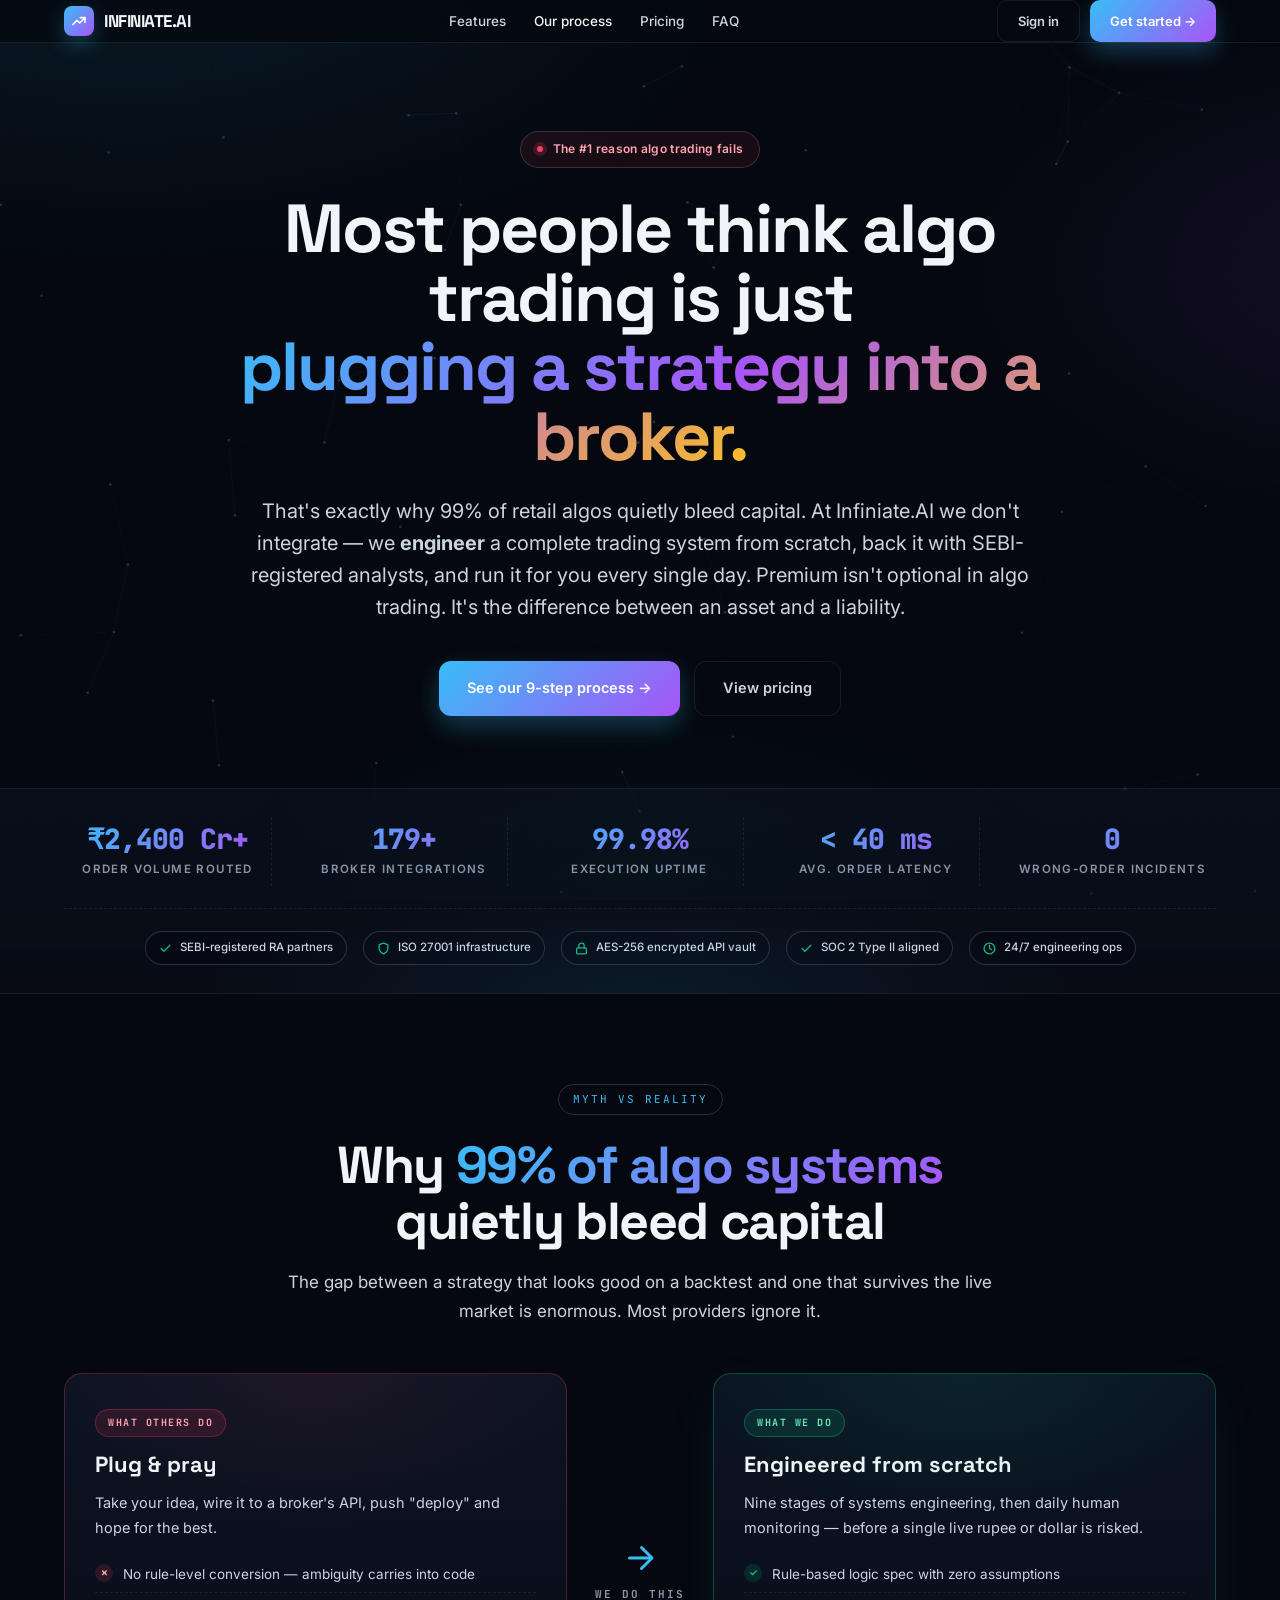
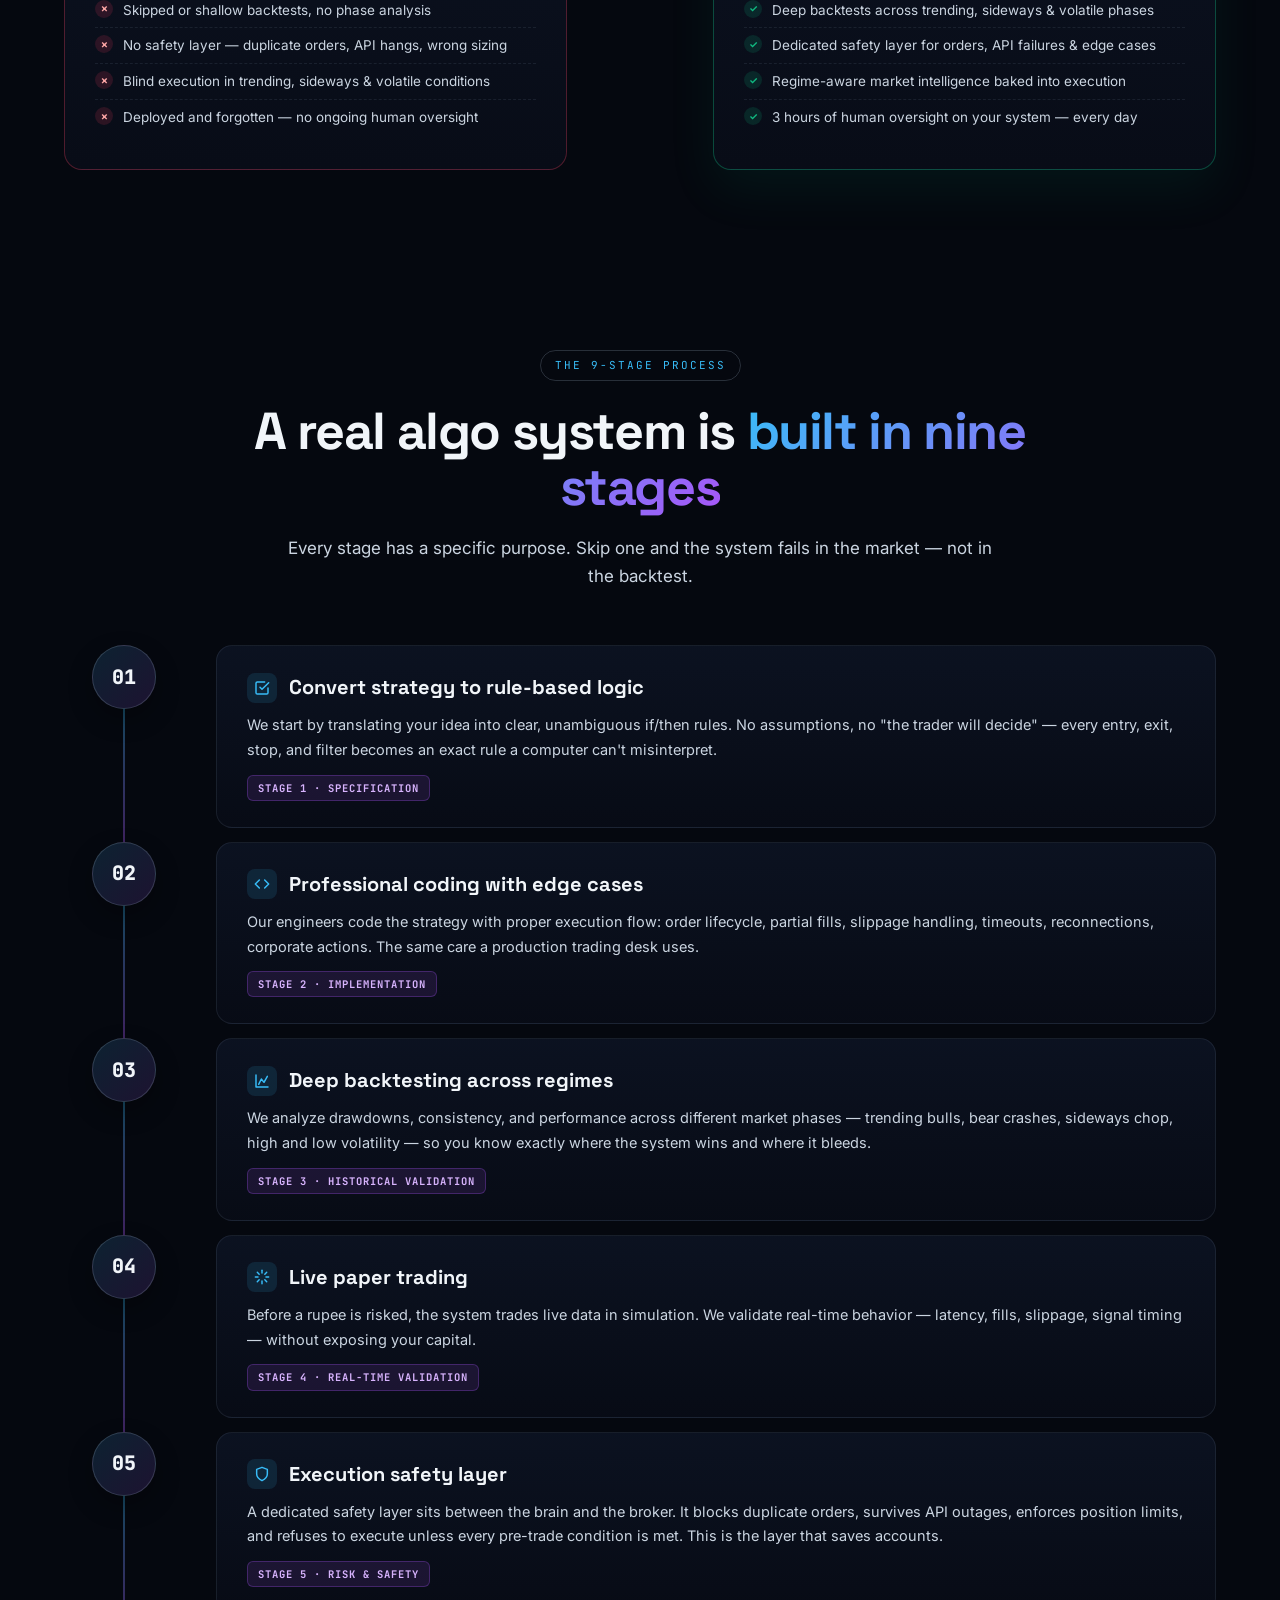
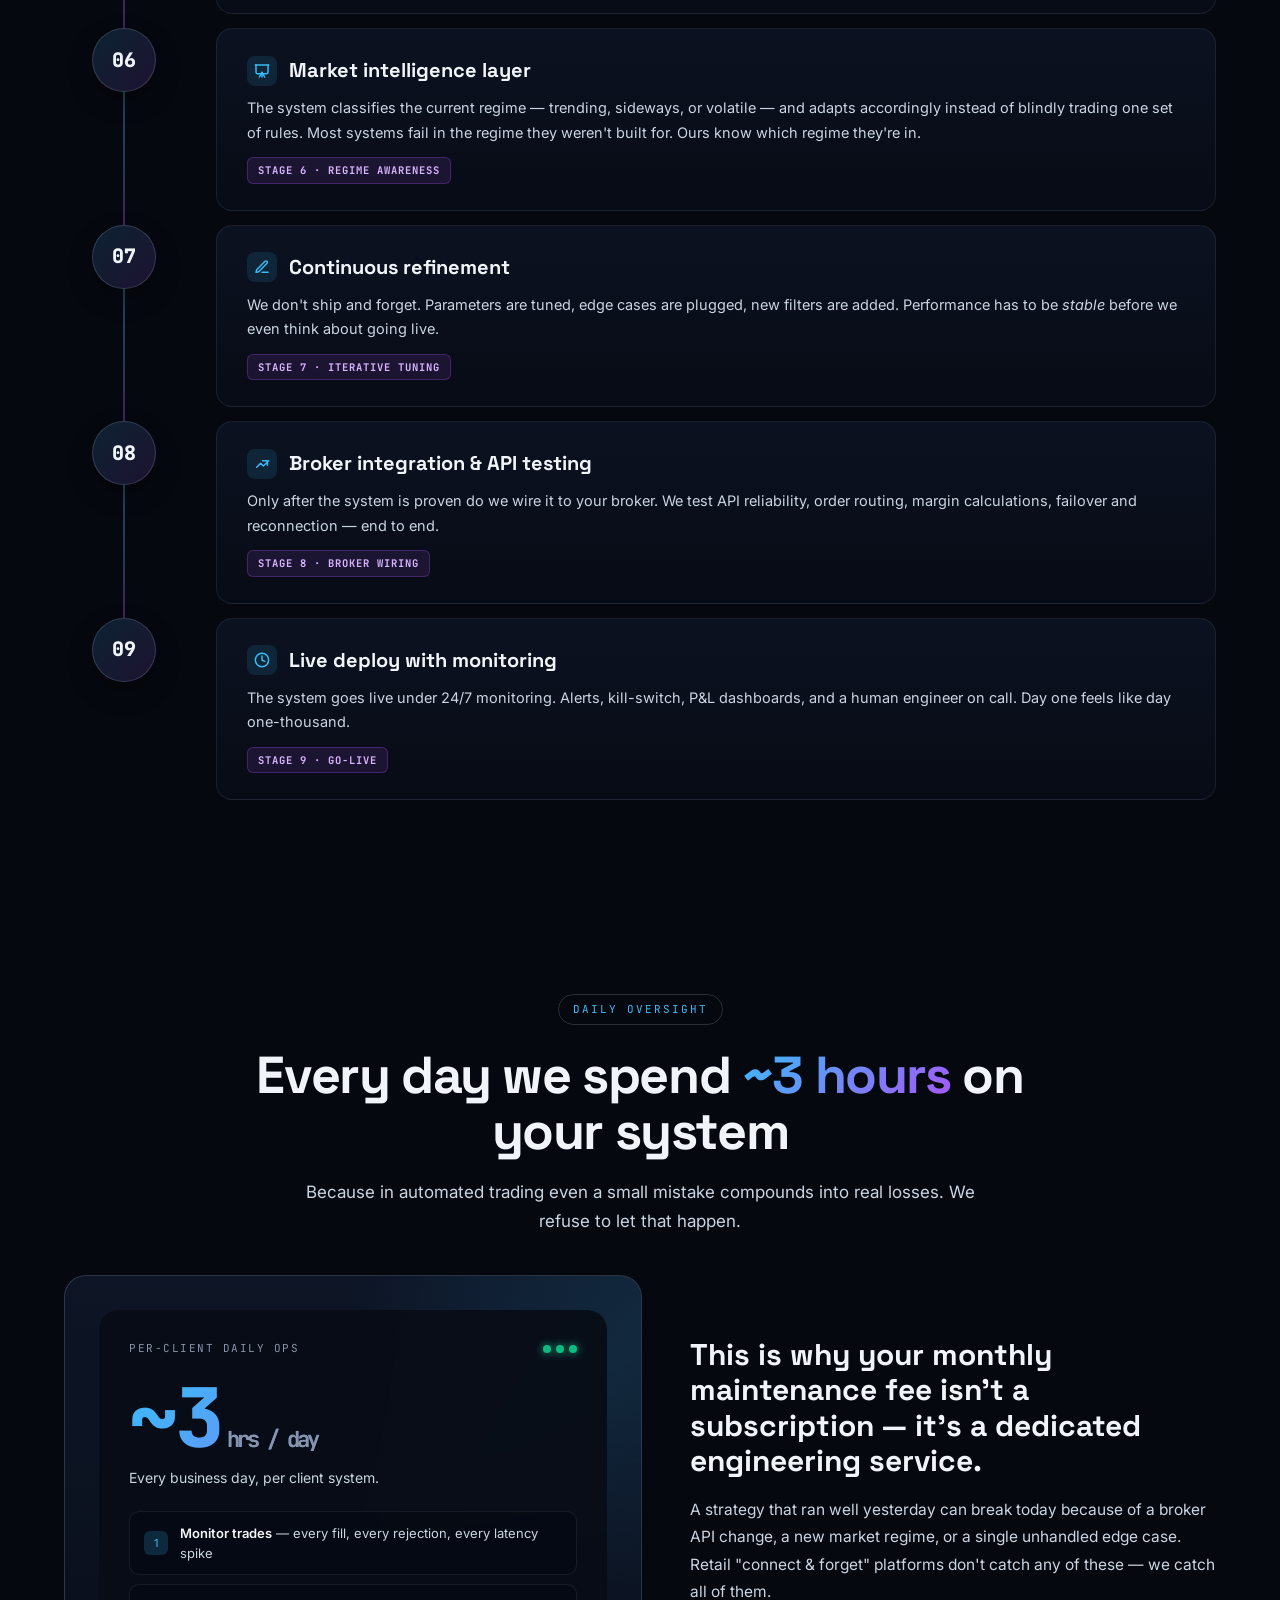
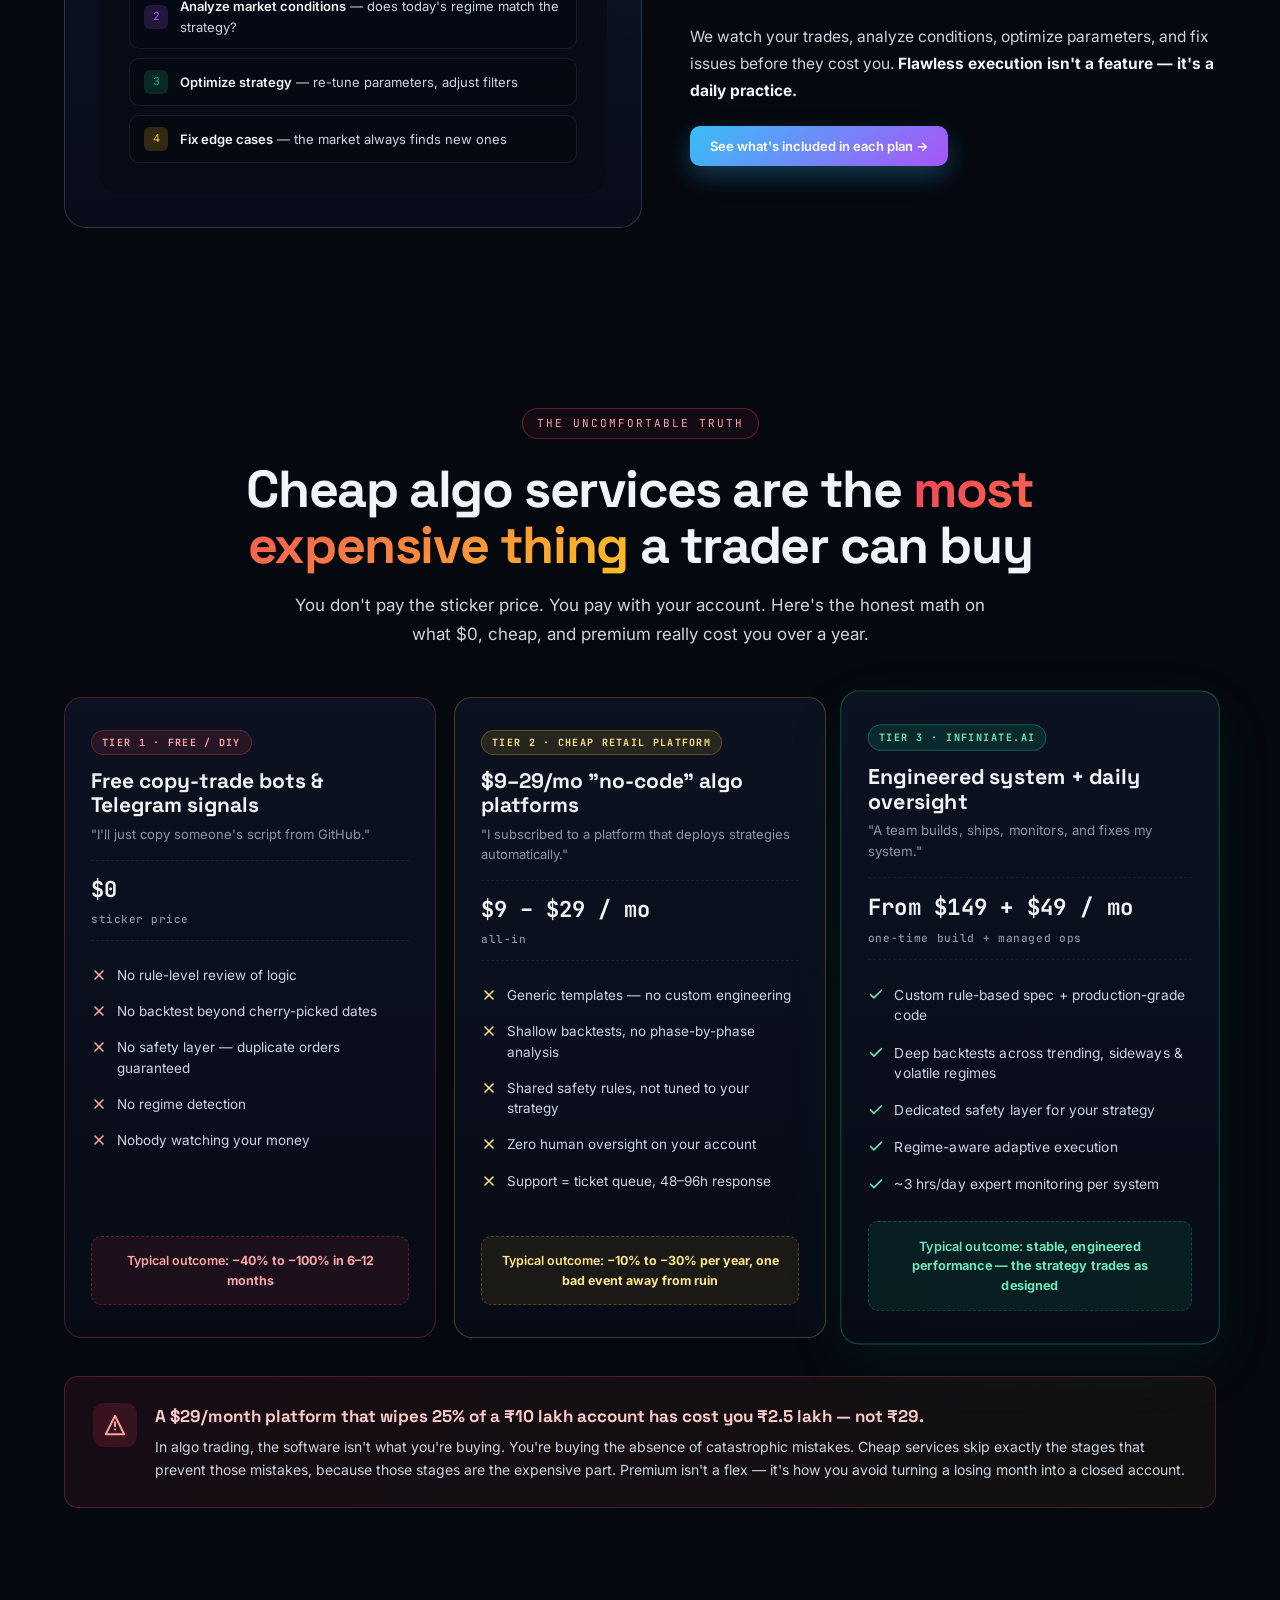
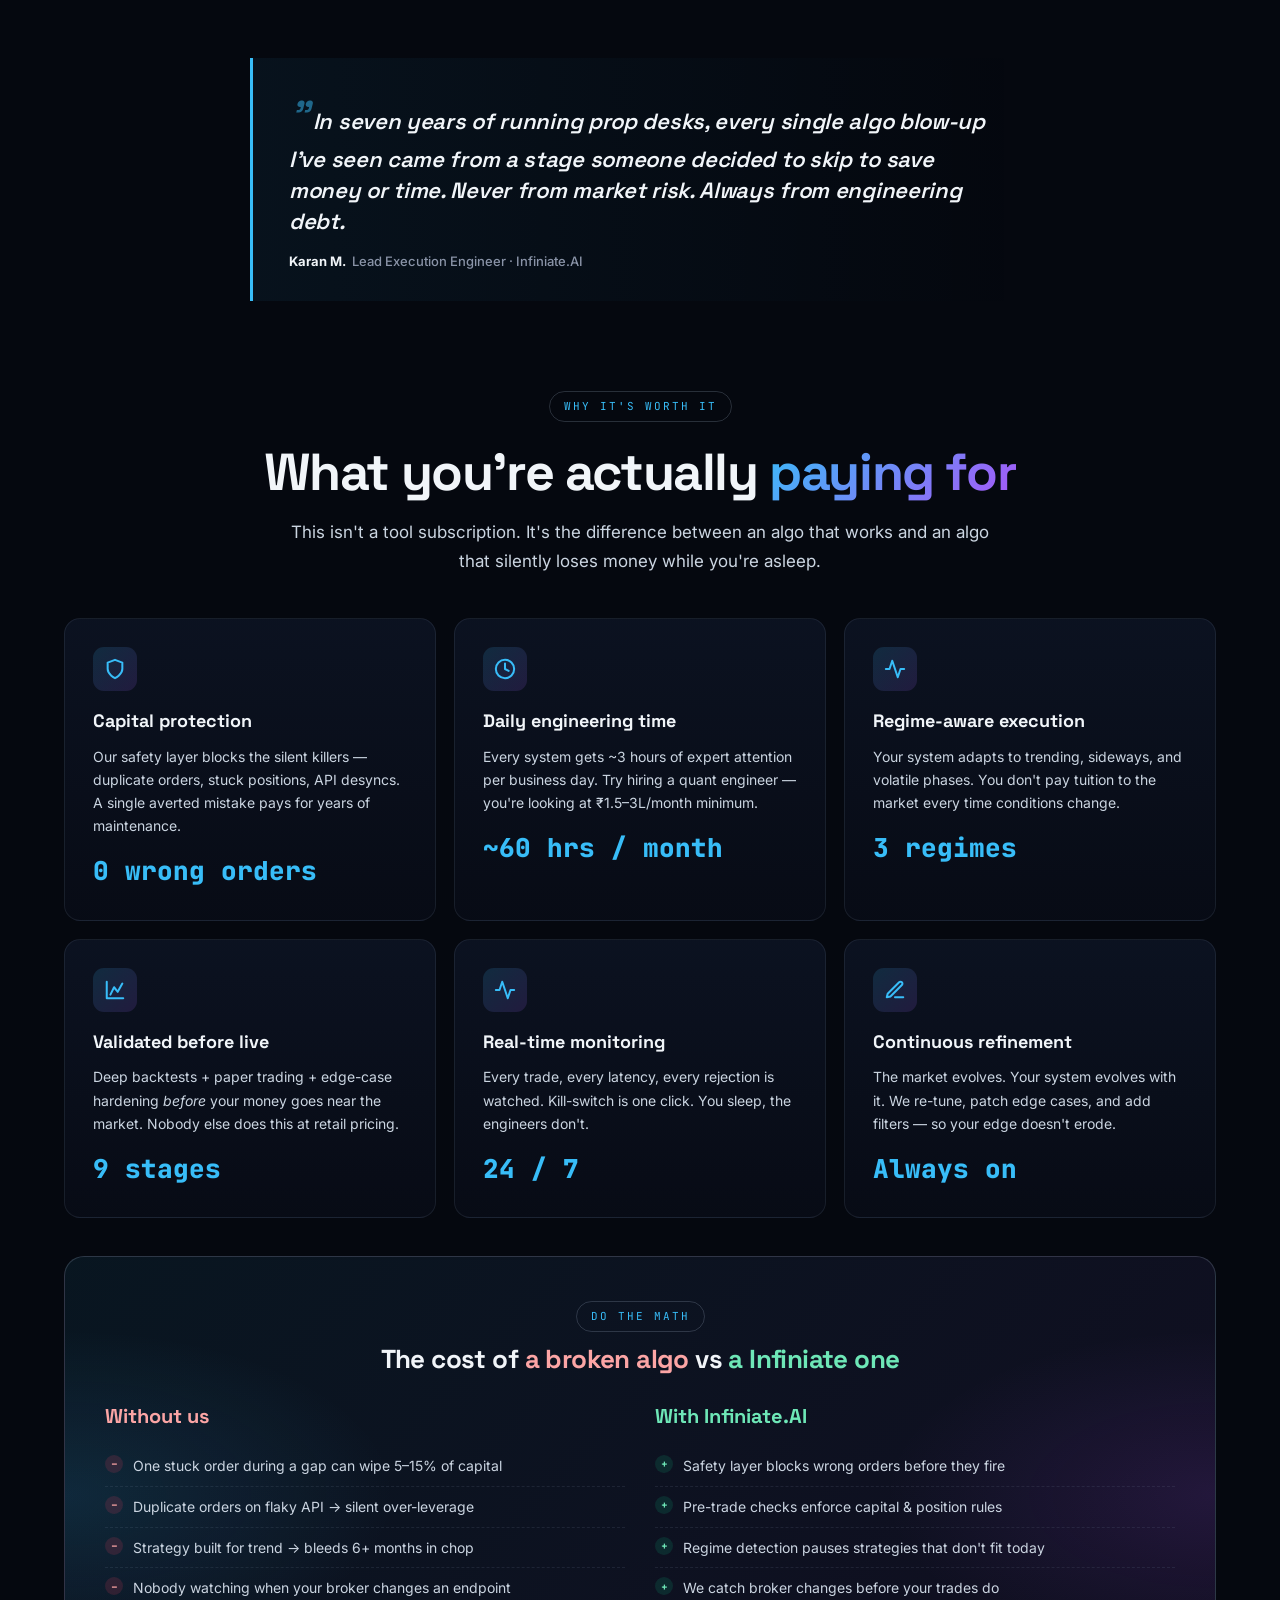
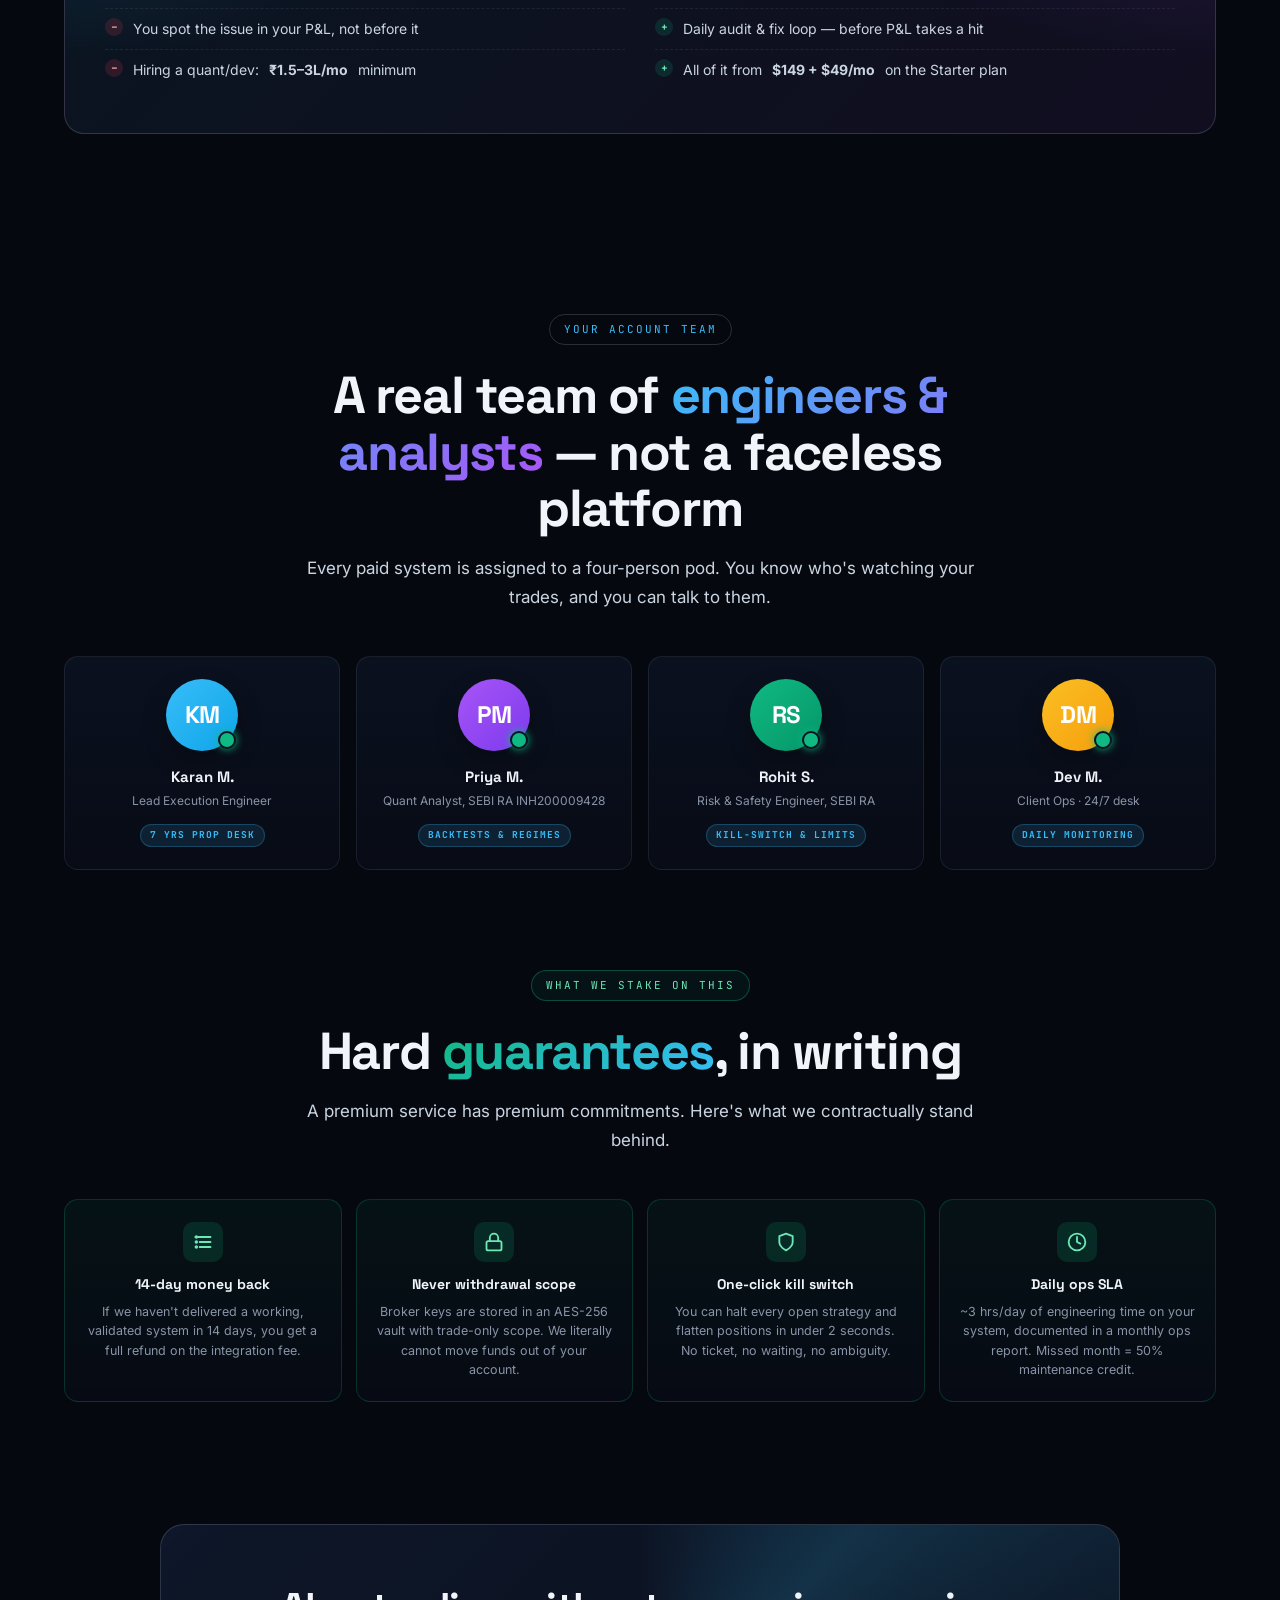
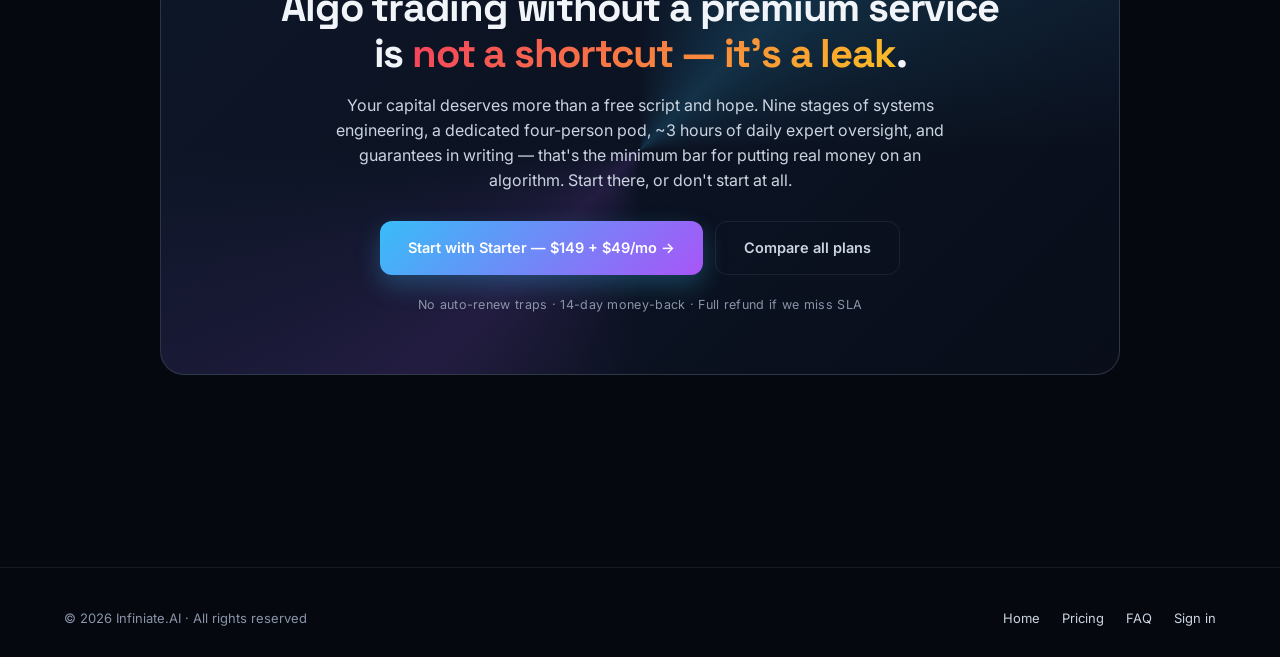
<file: tradingsmartalgo/process.html>
<!DOCTYPE html>
<html lang="en">
<head>
<meta charset="UTF-8">
<meta name="viewport" content="width=device-width, initial-scale=1.0">
<title>Infiniate.AI — Why Our Algo Systems Actually Work</title>
<meta name="description" content="Most algo systems fail because they're just plugged into a broker. Infiniate.AI engineers a complete trading system from scratch — rule logic, backtesting, safety layers, market intelligence, and daily human oversight.">
<link rel="preconnect" href="https://fonts.googleapis.com">
<link rel="preconnect" href="https://fonts.gstatic.com" crossorigin>
<link href="https://fonts.googleapis.com/css2?family=Inter:wght@400;500;600;700;800&family=Space+Grotesk:wght@500;600;700&family=JetBrains+Mono:wght@400;600;700&display=swap" rel="stylesheet">
<style>
:root{
  --bg:#05080f;--bg-2:#070b15;--bg-3:#0b1324;
  --fg-0:#f1f5f9;--fg-1:#cbd5e1;--fg-2:#8a94a8;--fg-3:#4b5568;
  --cy:#38bdf8;--pu:#a855f7;--gr:#10b981;--rd:#f43f5e;--am:#fbbf24;
  --border:rgba(148,163,184,0.12);--border-hi:rgba(148,163,184,0.25);
}
*{margin:0;padding:0;box-sizing:border-box}
html{scroll-behavior:smooth}
body{font-family:'Inter',sans-serif;background:var(--bg);color:var(--fg-0);line-height:1.55;overflow-x:hidden;min-height:100vh}
body::before{content:'';position:fixed;inset:0;background:radial-gradient(1200px 600px at 10% -5%,rgba(56,189,248,0.10),transparent 55%),radial-gradient(900px 500px at 110% 30%,rgba(168,85,247,0.10),transparent 55%),radial-gradient(800px 400px at 50% 100%,rgba(16,185,129,0.06),transparent 55%);z-index:-2;pointer-events:none}
.noise{position:fixed;inset:0;background-image:url("data:image/svg+xml,%3Csvg viewBox='0 0 200 200' xmlns='http://www.w3.org/2000/svg'%3E%3Cfilter id='n'%3E%3CfeTurbulence type='fractalNoise' baseFrequency='0.85'/%3E%3C/filter%3E%3Crect width='100%25' height='100%25' filter='url(%23n)' opacity='0.4'/%3E%3C/svg%3E");opacity:0.025;pointer-events:none;z-index:-1}
canvas.particles{position:fixed;inset:0;z-index:-1;pointer-events:none;opacity:0.55}

/* NAV */
.nav{position:sticky;top:0;z-index:50;backdrop-filter:blur(14px);-webkit-backdrop-filter:blur(14px);background:rgba(5,8,15,0.75);border-bottom:1px solid var(--border);transition:all 0.3s}
.nav.scrolled{background:rgba(5,8,15,0.92);box-shadow:0 4px 24px rgba(0,0,0,0.3)}
.nav-inner{display:flex;align-items:center;justify-content:space-between;padding:16px 0;max-width:1200px;margin:0 auto;padding-left:24px;padding-right:24px}
.nav-logo{display:flex;align-items:center;gap:10px;font-family:'Space Grotesk',sans-serif;font-weight:700;font-size:17px;letter-spacing:-0.5px;text-decoration:none;color:var(--fg-0)}
.nav-logo-mark{width:30px;height:30px;border-radius:8px;background:linear-gradient(135deg,var(--cy),var(--pu));display:flex;align-items:center;justify-content:center;box-shadow:0 8px 20px rgba(56,189,248,0.28)}
.nav-logo-mark svg{width:16px;height:16px;stroke:#fff;stroke-width:2.4;fill:none;stroke-linecap:round;stroke-linejoin:round}
.nav-links{display:flex;gap:28px}
.nav-link{font-size:13.5px;color:var(--fg-1);text-decoration:none;transition:color 0.2s;font-weight:500}
.nav-link:hover{color:var(--fg-0)}
.nav-cta{display:flex;gap:10px}
.btn{display:inline-flex;align-items:center;gap:8px;padding:10px 20px;border-radius:10px;font-size:13px;font-weight:600;cursor:pointer;border:none;font-family:inherit;text-decoration:none;transition:all 0.25s}
.btn-ghost{color:var(--fg-1);background:transparent;border:1px solid var(--border)}
.btn-ghost:hover{background:rgba(255,255,255,0.06);color:var(--fg-0);border-color:var(--border-hi)}
.btn-primary{color:#fff;background:linear-gradient(135deg,var(--cy),var(--pu));box-shadow:0 10px 24px rgba(56,189,248,0.28)}
.btn-primary:hover{transform:translateY(-1px);box-shadow:0 14px 32px rgba(56,189,248,0.38)}

/* LAYOUT */
.container{max-width:1200px;margin:0 auto;padding:0 24px}
.container-sm{max-width:900px;margin:0 auto;padding:0 24px}
.section{padding:90px 0;position:relative}
.section-label{display:inline-block;padding:6px 14px;border:1px solid var(--border-hi);border-radius:100px;color:var(--cy);font-family:'JetBrains Mono',monospace;font-size:11px;letter-spacing:2px;text-transform:uppercase;margin-bottom:22px}
.section-title{font-family:'Space Grotesk',sans-serif;font-size:52px;font-weight:700;letter-spacing:-1.4px;line-height:1.08;color:var(--fg-0);margin-bottom:18px}
.section-title .accent{background:linear-gradient(135deg,var(--cy) 0%,var(--pu) 100%);-webkit-background-clip:text;-webkit-text-fill-color:transparent;background-clip:text}
.section-desc{font-size:17px;color:var(--fg-1);max-width:720px;line-height:1.7}

/* HERO */
.hero{padding:88px 0 72px;text-align:center;position:relative}
.hero-kicker{display:inline-flex;align-items:center;gap:10px;padding:8px 16px;border:1px solid var(--border-hi);border-radius:100px;background:rgba(244,63,94,0.08);color:#fda4af;font-size:12px;font-weight:600;letter-spacing:0.3px;margin-bottom:26px}
.hero-kicker::before{content:'';width:6px;height:6px;border-radius:50%;background:var(--rd);box-shadow:0 0 0 4px rgba(244,63,94,0.18);animation:pulse 1.6s ease-in-out infinite}
@keyframes pulse{0%,100%{opacity:1}50%{opacity:0.5}}
.hero h1{font-family:'Space Grotesk',sans-serif;font-size:68px;font-weight:800;letter-spacing:-2px;line-height:1.02;margin-bottom:24px;max-width:940px;margin-left:auto;margin-right:auto}
.hero h1 .grad{background:linear-gradient(135deg,var(--cy) 0%,var(--pu) 50%,var(--am) 100%);-webkit-background-clip:text;-webkit-text-fill-color:transparent;background-clip:text;animation:gradShift 8s ease-in-out infinite}
@keyframes gradShift{0%,100%{filter:hue-rotate(0deg)}50%{filter:hue-rotate(25deg)}}
.hero p.lead{font-size:20px;color:var(--fg-1);max-width:780px;margin:0 auto 38px;line-height:1.6}
.hero-ctas{display:flex;gap:14px;justify-content:center;flex-wrap:wrap}
.btn.lg{padding:15px 28px;font-size:14.5px;border-radius:12px}

/* MYTH VS REALITY */
.vs-grid{display:grid;grid-template-columns:1fr auto 1fr;gap:28px;align-items:stretch;margin-top:48px}
.vs-card{padding:34px 30px;border-radius:18px;background:linear-gradient(180deg,rgba(17,27,48,0.6),rgba(10,15,28,0.6));border:1px solid var(--border);position:relative;overflow:hidden}
.vs-card.bad{border-color:rgba(244,63,94,0.3)}
.vs-card.bad::before{content:'';position:absolute;inset:0;background:radial-gradient(400px 220px at 50% 0%,rgba(244,63,94,0.08),transparent 70%);pointer-events:none}
.vs-card.good{border-color:rgba(16,185,129,0.35);box-shadow:0 20px 50px rgba(16,185,129,0.08)}
.vs-card.good::before{content:'';position:absolute;inset:0;background:radial-gradient(400px 220px at 50% 0%,rgba(16,185,129,0.10),transparent 70%);pointer-events:none}
.vs-tag{display:inline-flex;align-items:center;gap:8px;padding:5px 12px;border-radius:100px;font-family:'JetBrains Mono',monospace;font-size:10px;letter-spacing:1.5px;text-transform:uppercase;font-weight:700;margin-bottom:14px}
.vs-tag.bad{background:rgba(244,63,94,0.12);color:#fda4af;border:1px solid rgba(244,63,94,0.3)}
.vs-tag.good{background:rgba(16,185,129,0.14);color:#6ee7b7;border:1px solid rgba(16,185,129,0.35)}
.vs-card h3{font-family:'Space Grotesk',sans-serif;font-size:22px;font-weight:700;margin-bottom:14px;line-height:1.2}
.vs-card p{color:var(--fg-1);font-size:14.5px;line-height:1.7;margin-bottom:16px}
.vs-list{list-style:none;margin-top:14px}
.vs-list li{display:flex;align-items:flex-start;gap:10px;font-size:13.5px;color:var(--fg-1);padding:7px 0;border-top:1px dashed var(--border)}
.vs-list li:first-child{border-top:none}
.vs-list li::before{font-weight:700;flex-shrink:0;width:18px;height:18px;display:flex;align-items:center;justify-content:center;border-radius:50%;font-size:10px}
.vs-list.bad li::before{content:'✗';color:#fca5a5;background:rgba(244,63,94,0.15)}
.vs-list.good li::before{content:'✓';color:var(--gr);background:rgba(16,185,129,0.15)}
.vs-arrow{align-self:center;display:flex;flex-direction:column;align-items:center;gap:10px;color:var(--fg-2);font-family:'JetBrains Mono',monospace;font-size:11px;letter-spacing:2px;font-weight:700}
.vs-arrow svg{width:36px;height:36px;color:var(--cy)}

/* TIMELINE / PROCESS */
.timeline{position:relative;margin-top:54px;padding-left:0}
.tl-row{display:grid;grid-template-columns:120px 1fr;gap:32px;margin-bottom:14px;align-items:stretch;position:relative}
.tl-num-col{display:flex;flex-direction:column;align-items:center;position:relative}
.tl-num{width:64px;height:64px;border-radius:50%;display:flex;align-items:center;justify-content:center;font-family:'JetBrains Mono',monospace;font-size:20px;font-weight:800;background:linear-gradient(135deg,rgba(56,189,248,0.15),rgba(168,85,247,0.15));color:var(--fg-0);border:1.5px solid var(--border-hi);position:relative;z-index:2;box-shadow:0 10px 24px rgba(0,0,0,0.3)}
.tl-line{position:absolute;top:64px;bottom:-14px;left:50%;width:2px;transform:translateX(-50%);background:linear-gradient(180deg,var(--cy),var(--pu));opacity:0.35}
.tl-row:last-child .tl-line{display:none}
.tl-card{padding:26px 30px;background:linear-gradient(180deg,rgba(17,27,48,0.55),rgba(10,15,28,0.55));border:1px solid var(--border);border-radius:16px;transition:all 0.3s;opacity:0;transform:translateY(20px)}
.tl-card.in{opacity:1;transform:none}
.tl-card:hover{border-color:var(--border-hi);transform:translateY(-2px);box-shadow:0 18px 40px rgba(0,0,0,0.35)}
.tl-card h3{font-family:'Space Grotesk',sans-serif;font-size:20px;font-weight:700;margin-bottom:10px;display:flex;align-items:center;gap:12px;flex-wrap:wrap}
.tl-card h3 .ico{width:30px;height:30px;border-radius:8px;display:inline-flex;align-items:center;justify-content:center;background:rgba(56,189,248,0.12);color:var(--cy);flex-shrink:0}
.tl-card h3 .ico svg{width:16px;height:16px;stroke:currentColor;stroke-width:2.2;fill:none;stroke-linecap:round;stroke-linejoin:round}
.tl-card p{font-size:14.5px;color:var(--fg-1);line-height:1.7}
.tl-card .tag{display:inline-block;margin-top:12px;padding:4px 10px;background:rgba(168,85,247,0.12);color:#d8b4fe;border:1px solid rgba(168,85,247,0.28);border-radius:6px;font-family:'JetBrains Mono',monospace;font-size:10.5px;letter-spacing:1px;text-transform:uppercase;font-weight:700}

/* MONITORING */
.monitor{display:grid;grid-template-columns:1.1fr 1fr;gap:48px;align-items:center;margin-top:40px}
.monitor-visual{position:relative;padding:34px;border-radius:22px;background:linear-gradient(180deg,rgba(17,27,48,0.7),rgba(10,15,28,0.8));border:1px solid var(--border-hi);overflow:hidden}
.monitor-visual::before{content:'';position:absolute;inset:-2px;background:conic-gradient(from 0deg,transparent,rgba(56,189,248,0.3),transparent 30%);animation:spin 8s linear infinite;opacity:0.4}
@keyframes spin{to{transform:rotate(360deg)}}
.mv-inner{position:relative;z-index:1;background:rgba(8,12,22,0.92);border-radius:20px;padding:30px;backdrop-filter:blur(20px)}
.mv-head{display:flex;align-items:center;justify-content:space-between;margin-bottom:20px}
.mv-head-label{font-family:'JetBrains Mono',monospace;font-size:11px;color:var(--fg-2);letter-spacing:1.5px;text-transform:uppercase}
.mv-dots{display:flex;gap:5px}
.mv-dots span{width:8px;height:8px;border-radius:50%;background:var(--gr);box-shadow:0 0 8px var(--gr);animation:blink 1.8s ease-in-out infinite}
.mv-dots span:nth-child(2){animation-delay:0.3s}
.mv-dots span:nth-child(3){animation-delay:0.6s}
@keyframes blink{0%,100%{opacity:0.4}50%{opacity:1}}
.mv-hours{font-family:'JetBrains Mono',monospace;font-size:82px;font-weight:800;line-height:1;letter-spacing:-3px;background:linear-gradient(135deg,var(--cy),var(--pu));-webkit-background-clip:text;-webkit-text-fill-color:transparent;background-clip:text;margin-bottom:8px}
.mv-hours .tiny{font-size:22px;color:var(--fg-2);-webkit-text-fill-color:var(--fg-2);font-weight:600;margin-left:6px}
.mv-sub{color:var(--fg-1);font-size:14px;margin-bottom:22px}
.mv-activities{display:flex;flex-direction:column;gap:9px}
.mv-act{display:flex;align-items:center;gap:12px;padding:11px 14px;background:rgba(6,9,18,0.6);border:1px solid var(--border);border-radius:10px;font-size:13px;color:var(--fg-1)}
.mv-act-ico{width:24px;height:24px;border-radius:6px;display:flex;align-items:center;justify-content:center;font-size:11px;flex-shrink:0}
.mv-act-1 .mv-act-ico{background:rgba(56,189,248,0.18);color:var(--cy)}
.mv-act-2 .mv-act-ico{background:rgba(168,85,247,0.18);color:var(--pu)}
.mv-act-3 .mv-act-ico{background:rgba(16,185,129,0.18);color:var(--gr)}
.mv-act-4 .mv-act-ico{background:rgba(251,191,36,0.18);color:var(--am)}
.mv-act strong{color:var(--fg-0);font-weight:600}

/* WORTH IT */
.worth-grid{display:grid;grid-template-columns:repeat(3,1fr);gap:18px;margin-top:42px}
.worth{padding:28px;border-radius:16px;background:linear-gradient(180deg,rgba(17,27,48,0.55),rgba(10,15,28,0.55));border:1px solid var(--border);transition:all 0.3s}
.worth:hover{transform:translateY(-3px);border-color:var(--border-hi);box-shadow:0 18px 40px rgba(0,0,0,0.35)}
.worth-ico{width:44px;height:44px;border-radius:11px;display:flex;align-items:center;justify-content:center;margin-bottom:16px;background:linear-gradient(135deg,rgba(56,189,248,0.15),rgba(168,85,247,0.15));color:var(--cy)}
.worth-ico svg{width:22px;height:22px;stroke:currentColor;stroke-width:2.2;fill:none;stroke-linecap:round;stroke-linejoin:round}
.worth h4{font-family:'Space Grotesk',sans-serif;font-size:18px;margin-bottom:10px;font-weight:700}
.worth p{color:var(--fg-1);font-size:14px;line-height:1.65}
.worth .big{font-family:'JetBrains Mono',monospace;font-size:26px;color:var(--cy);font-weight:800;margin-top:14px;display:block}

/* COST COMPARISON */
.cost-box{margin-top:38px;padding:44px 40px;border-radius:20px;background:linear-gradient(135deg,rgba(56,189,248,0.08),rgba(168,85,247,0.08));border:1px solid var(--border-hi);position:relative;overflow:hidden}
.cost-box::before{content:'';position:absolute;inset:0;background:radial-gradient(600px 300px at 0% 50%,rgba(56,189,248,0.12),transparent 55%),radial-gradient(600px 300px at 100% 50%,rgba(168,85,247,0.12),transparent 55%);pointer-events:none}
.cost-grid{display:grid;grid-template-columns:1fr 1fr;gap:30px;position:relative;z-index:1}
.cost-col h3{font-family:'Space Grotesk',sans-serif;font-size:20px;margin-bottom:14px;font-weight:700}
.cost-col.loss h3{color:#fca5a5}
.cost-col.save h3{color:#6ee7b7}
.cost-col ul{list-style:none}
.cost-col li{padding:9px 0;font-size:14px;color:var(--fg-1);display:flex;align-items:flex-start;gap:10px;border-top:1px dashed var(--border)}
.cost-col li:first-child{border-top:none}
.cost-col li::before{flex-shrink:0;width:18px;height:18px;border-radius:50%;display:flex;align-items:center;justify-content:center;font-size:10px;font-weight:700}
.cost-col.loss li::before{content:'−';background:rgba(244,63,94,0.15);color:#fca5a5}
.cost-col.save li::before{content:'+';background:rgba(16,185,129,0.15);color:#6ee7b7}

/* CTA */
.cta-card{margin:72px auto;max-width:960px;padding:60px 48px;border-radius:24px;background:linear-gradient(135deg,rgba(17,27,48,0.8),rgba(10,15,28,0.9));border:1px solid var(--border-hi);text-align:center;position:relative;overflow:hidden}
.cta-card::before{content:'';position:absolute;inset:-40%;background:conic-gradient(from 0deg,transparent,rgba(56,189,248,0.18),transparent 25%,transparent 50%,rgba(168,85,247,0.15),transparent 75%);animation:spin 18s linear infinite;pointer-events:none}
.cta-inner{position:relative;z-index:1}
.cta-card h2{font-family:'Space Grotesk',sans-serif;font-size:40px;font-weight:700;letter-spacing:-1.2px;margin-bottom:16px;line-height:1.15}
.cta-card p{font-size:16px;color:var(--fg-1);max-width:620px;margin:0 auto 28px}
.cta-ctas{display:flex;justify-content:center;gap:12px;flex-wrap:wrap}

/* FOOTER */
.footer{border-top:1px solid var(--border);padding:40px 0 28px;margin-top:30px}
.footer-inner{display:flex;justify-content:space-between;align-items:center;flex-wrap:wrap;gap:18px;font-size:13px;color:var(--fg-2)}
.footer-inner a{color:var(--fg-1);text-decoration:none;margin-left:18px}
.footer-inner a:hover{color:var(--cy)}

/* RESPONSIVE */
@media (max-width:1024px){
  .vs-grid{grid-template-columns:1fr;gap:18px}
  .vs-arrow{flex-direction:row;transform:rotate(90deg)}
  .monitor{grid-template-columns:1fr;gap:36px}
  .worth-grid{grid-template-columns:repeat(2,1fr)}
  .cost-grid{grid-template-columns:1fr;gap:24px}
}
@media (max-width:720px){
  .nav-links{display:none}
  .hero{padding:56px 0 50px}
  .hero h1{font-size:40px;letter-spacing:-1px}
  .hero p.lead{font-size:16px}
  .section{padding:60px 0}
  .section-title{font-size:34px}
  .tl-row{grid-template-columns:56px 1fr;gap:18px}
  .tl-num{width:48px;height:48px;font-size:16px}
  .tl-line{top:48px}
  .tl-card{padding:20px 18px}
  .worth-grid{grid-template-columns:1fr}
  .cta-card{padding:40px 22px}
  .cta-card h2{font-size:28px}
  .mv-hours{font-size:58px}
}
@media (prefers-reduced-motion:reduce){
  *,*::before,*::after{animation-duration:0.01ms!important;animation-iteration-count:1!important;transition-duration:0.01ms!important}
  .tl-card{opacity:1!important;transform:none!important}
}

/* TRUST STRIP */
.trust-strip{padding:28px 0;border-top:1px solid var(--border);border-bottom:1px solid var(--border);background:linear-gradient(180deg,rgba(17,27,48,0.35),rgba(10,15,28,0.55));position:relative;overflow:hidden}
.trust-strip::before{content:'';position:absolute;inset:0;background:radial-gradient(800px 180px at 50% 100%,rgba(56,189,248,0.08),transparent 55%);pointer-events:none}
.trust-grid{display:grid;grid-template-columns:repeat(5,1fr);gap:28px;position:relative;z-index:1}
.trust-item{text-align:center;padding:8px 10px;border-right:1px dashed var(--border)}
.trust-item:last-child{border-right:none}
.trust-value{font-family:'JetBrains Mono',monospace;font-size:28px;font-weight:800;background:linear-gradient(135deg,var(--cy),var(--pu));-webkit-background-clip:text;-webkit-text-fill-color:transparent;background-clip:text;letter-spacing:-1px;line-height:1}
.trust-label{font-size:11.5px;color:var(--fg-2);text-transform:uppercase;letter-spacing:1.4px;font-weight:600;margin-top:8px}
.trust-badges{display:flex;align-items:center;justify-content:center;gap:16px;flex-wrap:wrap;margin-top:22px;padding-top:22px;border-top:1px dashed var(--border)}
.trust-badge{display:inline-flex;align-items:center;gap:8px;padding:7px 13px;border:1px solid var(--border-hi);border-radius:100px;font-size:11.5px;color:var(--fg-1);background:rgba(6,9,18,0.4);font-weight:500}
.trust-badge svg{width:13px;height:13px;color:var(--gr);stroke:currentColor;stroke-width:2.4;fill:none;stroke-linecap:round;stroke-linejoin:round}

/* TIER COMPARISON */
.tiers{display:grid;grid-template-columns:1fr 1fr 1fr;gap:18px;margin-top:48px;align-items:stretch}
.tier{padding:32px 26px;border-radius:18px;background:linear-gradient(180deg,rgba(17,27,48,0.55),rgba(10,15,28,0.55));border:1px solid var(--border);position:relative;display:flex;flex-direction:column}
.tier.bad{border-color:rgba(244,63,94,0.28)}
.tier.meh{border-color:rgba(251,191,36,0.25)}
.tier.good{border-color:rgba(16,185,129,0.4);box-shadow:0 20px 60px rgba(16,185,129,0.08);transform:scale(1.02)}
.tier-head{display:flex;align-items:center;gap:10px;margin-bottom:14px}
.tier-tag{display:inline-flex;align-items:center;gap:6px;padding:4px 10px;border-radius:100px;font-family:'JetBrains Mono',monospace;font-size:10px;letter-spacing:1.3px;font-weight:700;text-transform:uppercase}
.tier.bad .tier-tag{background:rgba(244,63,94,0.12);color:#fca5a5;border:1px solid rgba(244,63,94,0.3)}
.tier.meh .tier-tag{background:rgba(251,191,36,0.12);color:#fde68a;border:1px solid rgba(251,191,36,0.28)}
.tier.good .tier-tag{background:rgba(16,185,129,0.14);color:#6ee7b7;border:1px solid rgba(16,185,129,0.38)}
.tier h3{font-family:'Space Grotesk',sans-serif;font-size:21px;font-weight:700;margin-bottom:6px;line-height:1.15}
.tier-sub{color:var(--fg-2);font-size:13px;margin-bottom:16px}
.tier-price{font-family:'JetBrains Mono',monospace;font-size:22px;font-weight:700;color:var(--fg-0);padding:12px 0;border-top:1px dashed var(--border);border-bottom:1px dashed var(--border);margin-bottom:16px}
.tier-price .typical{display:block;font-size:11px;color:var(--fg-2);font-weight:500;margin-top:4px;letter-spacing:0.5px}
.tier-list{list-style:none;flex:1}
.tier-list li{padding:8px 0;font-size:13.5px;color:var(--fg-1);display:flex;align-items:flex-start;gap:10px;line-height:1.5}
.tier-list li svg{flex-shrink:0;width:16px;height:16px;margin-top:2px}
.tier.bad .tier-list li svg,.tier.meh .tier-list li svg.xx{color:#fca5a5}
.tier.meh .tier-list li svg{color:#fde68a}
.tier.good .tier-list li svg{color:#6ee7b7}
.tier-outcome{margin-top:18px;padding:14px 16px;border-radius:10px;font-size:12.5px;font-weight:600;text-align:center}
.tier.bad .tier-outcome{background:rgba(244,63,94,0.09);color:#fca5a5;border:1px dashed rgba(244,63,94,0.3)}
.tier.meh .tier-outcome{background:rgba(251,191,36,0.08);color:#fde68a;border:1px dashed rgba(251,191,36,0.28)}
.tier.good .tier-outcome{background:rgba(16,185,129,0.10);color:#6ee7b7;border:1px dashed rgba(16,185,129,0.38)}

/* WARNING CALLOUT */
.warning{margin-top:38px;padding:26px 28px;border-radius:14px;background:linear-gradient(135deg,rgba(244,63,94,0.08),rgba(251,191,36,0.05));border:1px solid rgba(244,63,94,0.28);display:flex;gap:18px;align-items:flex-start}
.warning-ico{flex-shrink:0;width:44px;height:44px;border-radius:11px;background:rgba(244,63,94,0.15);color:#fca5a5;display:flex;align-items:center;justify-content:center}
.warning-ico svg{width:22px;height:22px;stroke:currentColor;stroke-width:2.2;fill:none;stroke-linecap:round;stroke-linejoin:round}
.warning h4{font-family:'Space Grotesk',sans-serif;font-size:17px;font-weight:700;color:#fecaca;margin-bottom:6px}
.warning p{color:var(--fg-1);font-size:14px;line-height:1.65}

/* DEDICATED TEAM */
.team{display:grid;grid-template-columns:repeat(4,1fr);gap:16px;margin-top:44px}
.team-card{padding:22px;border-radius:14px;background:linear-gradient(180deg,rgba(17,27,48,0.5),rgba(10,15,28,0.55));border:1px solid var(--border);text-align:center;transition:all 0.3s}
.team-card:hover{border-color:var(--border-hi);transform:translateY(-3px)}
.team-avatar{width:72px;height:72px;border-radius:50%;margin:0 auto 14px;display:flex;align-items:center;justify-content:center;font-family:'Space Grotesk',sans-serif;font-weight:700;font-size:24px;color:#fff;letter-spacing:-0.5px;position:relative;box-shadow:0 10px 24px rgba(0,0,0,0.3)}
.team-avatar::after{content:'';position:absolute;bottom:2px;right:2px;width:14px;height:14px;border-radius:50%;background:var(--gr);border:2.5px solid #0b1324;box-shadow:0 0 8px var(--gr)}
.team-name{font-family:'Space Grotesk',sans-serif;font-size:15px;font-weight:700;color:var(--fg-0);margin-bottom:4px}
.team-role{font-size:12px;color:var(--fg-2);margin-bottom:10px}
.team-tag{display:inline-block;padding:3px 9px;font-family:'JetBrains Mono',monospace;font-size:9.5px;letter-spacing:1px;text-transform:uppercase;font-weight:700;border-radius:100px;background:rgba(56,189,248,0.12);color:var(--cy);border:1px solid rgba(56,189,248,0.25)}

/* GUARANTEES */
.guarantees{display:grid;grid-template-columns:repeat(4,1fr);gap:14px;margin-top:44px}
.guarantee{padding:22px 20px;border-radius:14px;background:linear-gradient(180deg,rgba(16,185,129,0.06),rgba(10,15,28,0.4));border:1px solid rgba(16,185,129,0.22);text-align:center}
.guarantee-ico{width:40px;height:40px;border-radius:10px;background:rgba(16,185,129,0.15);color:#6ee7b7;display:flex;align-items:center;justify-content:center;margin:0 auto 12px}
.guarantee-ico svg{width:20px;height:20px;stroke:currentColor;stroke-width:2.2;fill:none;stroke-linecap:round;stroke-linejoin:round}
.guarantee h5{font-family:'Space Grotesk',sans-serif;font-size:14px;font-weight:700;margin-bottom:6px;color:var(--fg-0)}
.guarantee p{font-size:12.5px;color:var(--fg-2);line-height:1.55}

/* PULL QUOTE */
.pull{max-width:780px;margin:60px auto 0;padding:30px 36px;border-left:3px solid var(--cy);background:linear-gradient(90deg,rgba(56,189,248,0.06),transparent);border-radius:0 14px 14px 0}
.pull q{font-family:'Space Grotesk',sans-serif;font-size:22px;line-height:1.4;color:var(--fg-0);font-weight:600;font-style:italic;display:block;margin-bottom:14px;letter-spacing:-0.3px}
.pull q::before{content:'"';font-size:40px;color:var(--cy);opacity:0.5;margin-right:4px}
.pull-who{font-size:13px;color:var(--fg-2);font-weight:500}
.pull-who strong{color:var(--fg-0);font-weight:700;margin-right:6px}

@media (max-width:1024px){
  .trust-grid{grid-template-columns:repeat(3,1fr)}
  .trust-item:nth-child(3){border-right:none}
  .trust-item:nth-child(4),.trust-item:nth-child(5){border-top:1px dashed var(--border);padding-top:16px;margin-top:8px}
  .trust-item:nth-child(4){border-right:1px dashed var(--border)}
  .tiers{grid-template-columns:1fr;max-width:500px;margin-left:auto;margin-right:auto}
  .tier.good{transform:none}
  .team{grid-template-columns:repeat(2,1fr)}
  .guarantees{grid-template-columns:repeat(2,1fr)}
}
@media (max-width:720px){
  .trust-grid{grid-template-columns:repeat(2,1fr);gap:18px}
  .trust-item{border-right:none!important;border-bottom:1px dashed var(--border);padding-bottom:14px}
  .trust-item:last-child{border-bottom:none}
  .trust-value{font-size:22px}
  .team{grid-template-columns:1fr 1fr;gap:10px}
  .team-card{padding:16px 12px}
  .guarantees{grid-template-columns:1fr 1fr}
  .pull{padding:20px 22px}
  .pull q{font-size:17px}
  .warning{flex-direction:column}
}
</style>
</head>
<body>
<div class="noise"></div>
<canvas class="particles" id="particleCanvas"></canvas>

<!-- NAV -->
<nav class="nav" id="nav">
  <div class="container nav-inner">
    <a href="/" class="nav-logo">
      <span class="nav-logo-mark"><svg viewBox="0 0 24 24"><path d="M3 17l6-6 4 4 8-8"/><path d="M14 7h7v7"/></svg></span>
      INFINIATE.AI
    </a>
    <div class="nav-links">
      <a href="/#features" class="nav-link">Features</a>
      <a href="/process" class="nav-link" style="color:var(--fg-0)">Our process</a>
      <a href="/#pricing" class="nav-link">Pricing</a>
      <a href="/#faq" class="nav-link">FAQ</a>
    </div>
    <div class="nav-cta">
      <a href="/login" class="btn btn-ghost">Sign in</a>
      <a href="onboarding.html" class="btn btn-primary">Get started →</a>
    </div>
  </div>
</nav>

<!-- HERO -->
<section class="hero">
  <div class="container">
    <div class="hero-kicker">The #1 reason algo trading fails</div>
    <h1>Most people think algo trading is just<br><span class="grad">plugging a strategy into a broker.</span></h1>
    <p class="lead">That's exactly why 99% of retail algos quietly bleed capital. At Infiniate.AI we don't integrate — we <strong>engineer</strong> a complete trading system from scratch, back it with SEBI-registered analysts, and run it for you every single day. Premium isn't optional in algo trading. It's the difference between an asset and a liability.</p>
    <div class="hero-ctas">
      <a href="#process" class="btn btn-primary lg">See our 9-step process →</a>
      <a href="/#pricing" class="btn btn-ghost lg">View pricing</a>
    </div>
  </div>
</section>

<!-- TRUST STRIP -->
<section class="trust-strip">
  <div class="container">
    <div class="trust-grid">
      <div class="trust-item"><div class="trust-value">₹2,400 Cr+</div><div class="trust-label">Order volume routed</div></div>
      <div class="trust-item"><div class="trust-value">179+</div><div class="trust-label">Broker integrations</div></div>
      <div class="trust-item"><div class="trust-value">99.98%</div><div class="trust-label">Execution uptime</div></div>
      <div class="trust-item"><div class="trust-value">&lt; 40 ms</div><div class="trust-label">Avg. order latency</div></div>
      <div class="trust-item"><div class="trust-value">0</div><div class="trust-label">Wrong-order incidents</div></div>
    </div>
    <div class="trust-badges">
      <span class="trust-badge"><svg viewBox="0 0 24 24"><path d="M20 6 9 17l-5-5"/></svg>SEBI-registered RA partners</span>
      <span class="trust-badge"><svg viewBox="0 0 24 24"><path d="M12 22s8-4 8-10V5l-8-3-8 3v7c0 6 8 10 8 10z"/></svg>ISO 27001 infrastructure</span>
      <span class="trust-badge"><svg viewBox="0 0 24 24"><rect x="3" y="11" width="18" height="11" rx="2"/><path d="M7 11V7a5 5 0 0 1 10 0v4"/></svg>AES-256 encrypted API vault</span>
      <span class="trust-badge"><svg viewBox="0 0 24 24"><path d="M20 6 9 17l-5-5"/></svg>SOC 2 Type II aligned</span>
      <span class="trust-badge"><svg viewBox="0 0 24 24"><circle cx="12" cy="12" r="10"/><path d="m12 6 0 6 4 2"/></svg>24/7 engineering ops</span>
    </div>
  </div>
</section>

<!-- MYTH vs REALITY -->
<section class="section">
  <div class="container">
    <div style="text-align:center;max-width:780px;margin:0 auto">
      <div class="section-label">Myth vs reality</div>
      <h2 class="section-title">Why <span class="accent">99% of algo systems</span> quietly bleed capital</h2>
      <p class="section-desc" style="margin-left:auto;margin-right:auto">The gap between a strategy that looks good on a backtest and one that survives the live market is enormous. Most providers ignore it.</p>
    </div>
    <div class="vs-grid">
      <div class="vs-card bad">
        <div class="vs-tag bad">What others do</div>
        <h3>Plug & pray</h3>
        <p>Take your idea, wire it to a broker's API, push "deploy" and hope for the best.</p>
        <ul class="vs-list bad">
          <li>No rule-level conversion — ambiguity carries into code</li>
          <li>Skipped or shallow backtests, no phase analysis</li>
          <li>No safety layer — duplicate orders, API hangs, wrong sizing</li>
          <li>Blind execution in trending, sideways &amp; volatile conditions</li>
          <li>Deployed and forgotten — no ongoing human oversight</li>
        </ul>
      </div>
      <div class="vs-arrow">
        <svg viewBox="0 0 24 24" fill="none" stroke="currentColor" stroke-width="2" stroke-linecap="round" stroke-linejoin="round"><path d="M5 12h14"/><path d="m13 5 7 7-7 7"/></svg>
        <span>WE DO THIS</span>
      </div>
      <div class="vs-card good">
        <div class="vs-tag good">What we do</div>
        <h3>Engineered from scratch</h3>
        <p>Nine stages of systems engineering, then daily human monitoring — before a single live rupee or dollar is risked.</p>
        <ul class="vs-list good">
          <li>Rule-based logic spec with zero assumptions</li>
          <li>Deep backtests across trending, sideways &amp; volatile phases</li>
          <li>Dedicated safety layer for orders, API failures &amp; edge cases</li>
          <li>Regime-aware market intelligence baked into execution</li>
          <li>3 hours of human oversight on your system — every day</li>
        </ul>
      </div>
    </div>
  </div>
</section>

<!-- PROCESS TIMELINE -->
<section class="section" id="process">
  <div class="container">
    <div style="text-align:center;max-width:820px;margin:0 auto">
      <div class="section-label">The 9-stage process</div>
      <h2 class="section-title">A real algo system is <span class="accent">built in nine stages</span></h2>
      <p class="section-desc" style="margin-left:auto;margin-right:auto">Every stage has a specific purpose. Skip one and the system fails in the market — not in the backtest.</p>
    </div>

    <div class="timeline">
      <div class="tl-row">
        <div class="tl-num-col"><div class="tl-num">01</div><div class="tl-line"></div></div>
        <div class="tl-card">
          <h3><span class="ico"><svg viewBox="0 0 24 24"><path d="M9 11l3 3L22 4"/><path d="M21 12v7a2 2 0 0 1-2 2H5a2 2 0 0 1-2-2V5a2 2 0 0 1 2-2h11"/></svg></span>Convert strategy to rule-based logic</h3>
          <p>We start by translating your idea into clear, unambiguous if/then rules. No assumptions, no "the trader will decide" — every entry, exit, stop, and filter becomes an exact rule a computer can't misinterpret.</p>
          <span class="tag">Stage 1 · Specification</span>
        </div>
      </div>

      <div class="tl-row">
        <div class="tl-num-col"><div class="tl-num">02</div><div class="tl-line"></div></div>
        <div class="tl-card">
          <h3><span class="ico"><svg viewBox="0 0 24 24"><polyline points="16 18 22 12 16 6"/><polyline points="8 6 2 12 8 18"/></svg></span>Professional coding with edge cases</h3>
          <p>Our engineers code the strategy with proper execution flow: order lifecycle, partial fills, slippage handling, timeouts, reconnections, corporate actions. The same care a production trading desk uses.</p>
          <span class="tag">Stage 2 · Implementation</span>
        </div>
      </div>

      <div class="tl-row">
        <div class="tl-num-col"><div class="tl-num">03</div><div class="tl-line"></div></div>
        <div class="tl-card">
          <h3><span class="ico"><svg viewBox="0 0 24 24"><path d="M3 3v18h18"/><path d="m7 17 4-8 4 5 5-9"/></svg></span>Deep backtesting across regimes</h3>
          <p>We analyze drawdowns, consistency, and performance across different market phases — trending bulls, bear crashes, sideways chop, high and low volatility — so you know exactly where the system wins and where it bleeds.</p>
          <span class="tag">Stage 3 · Historical validation</span>
        </div>
      </div>

      <div class="tl-row">
        <div class="tl-num-col"><div class="tl-num">04</div><div class="tl-line"></div></div>
        <div class="tl-card">
          <h3><span class="ico"><svg viewBox="0 0 24 24"><path d="M12 2v4"/><path d="M12 18v4"/><path d="m4.93 4.93 2.83 2.83"/><path d="m16.24 16.24 2.83 2.83"/><path d="M2 12h4"/><path d="M18 12h4"/><path d="m4.93 19.07 2.83-2.83"/><path d="m16.24 7.76 2.83-2.83"/></svg></span>Live paper trading</h3>
          <p>Before a rupee is risked, the system trades live data in simulation. We validate real-time behavior — latency, fills, slippage, signal timing — without exposing your capital.</p>
          <span class="tag">Stage 4 · Real-time validation</span>
        </div>
      </div>

      <div class="tl-row">
        <div class="tl-num-col"><div class="tl-num">05</div><div class="tl-line"></div></div>
        <div class="tl-card">
          <h3><span class="ico"><svg viewBox="0 0 24 24"><path d="M12 22s8-4 8-10V5l-8-3-8 3v7c0 6 8 10 8 10z"/></svg></span>Execution safety layer</h3>
          <p>A dedicated safety layer sits between the brain and the broker. It blocks duplicate orders, survives API outages, enforces position limits, and refuses to execute unless every pre-trade condition is met. This is the layer that saves accounts.</p>
          <span class="tag">Stage 5 · Risk &amp; safety</span>
        </div>
      </div>

      <div class="tl-row">
        <div class="tl-num-col"><div class="tl-num">06</div><div class="tl-line"></div></div>
        <div class="tl-card">
          <h3><span class="ico"><svg viewBox="0 0 24 24"><path d="M2 3h20"/><path d="M21 3v11a2 2 0 0 1-2 2H5a2 2 0 0 1-2-2V3"/><path d="m8 21 4-7 4 7"/><path d="M12 14v7"/></svg></span>Market intelligence layer</h3>
          <p>The system classifies the current regime — trending, sideways, or volatile — and adapts accordingly instead of blindly trading one set of rules. Most systems fail in the regime they weren't built for. Ours know which regime they're in.</p>
          <span class="tag">Stage 6 · Regime awareness</span>
        </div>
      </div>

      <div class="tl-row">
        <div class="tl-num-col"><div class="tl-num">07</div><div class="tl-line"></div></div>
        <div class="tl-card">
          <h3><span class="ico"><svg viewBox="0 0 24 24"><path d="M12 20h9"/><path d="M16.5 3.5a2.121 2.121 0 0 1 3 3L7 19l-4 1 1-4z"/></svg></span>Continuous refinement</h3>
          <p>We don't ship and forget. Parameters are tuned, edge cases are plugged, new filters are added. Performance has to be <em>stable</em> before we even think about going live.</p>
          <span class="tag">Stage 7 · Iterative tuning</span>
        </div>
      </div>

      <div class="tl-row">
        <div class="tl-num-col"><div class="tl-num">08</div><div class="tl-line"></div></div>
        <div class="tl-card">
          <h3><span class="ico"><svg viewBox="0 0 24 24"><path d="M4 17l6-6 4 4 8-8"/><path d="M13 7h7v7"/></svg></span>Broker integration &amp; API testing</h3>
          <p>Only after the system is proven do we wire it to your broker. We test API reliability, order routing, margin calculations, failover and reconnection — end to end.</p>
          <span class="tag">Stage 8 · Broker wiring</span>
        </div>
      </div>

      <div class="tl-row">
        <div class="tl-num-col"><div class="tl-num">09</div><div class="tl-line"></div></div>
        <div class="tl-card">
          <h3><span class="ico"><svg viewBox="0 0 24 24"><circle cx="12" cy="12" r="10"/><path d="m12 6 0 6 4 2"/></svg></span>Live deploy with monitoring</h3>
          <p>The system goes live under 24/7 monitoring. Alerts, kill-switch, P&amp;L dashboards, and a human engineer on call. Day one feels like day one-thousand.</p>
          <span class="tag">Stage 9 · Go-live</span>
        </div>
      </div>
    </div>
  </div>
</section>

<!-- DAILY MONITORING -->
<section class="section">
  <div class="container">
    <div style="text-align:center;max-width:820px;margin:0 auto">
      <div class="section-label">Daily oversight</div>
      <h2 class="section-title">Every day we spend <span class="accent">~3 hours</span> on your system</h2>
      <p class="section-desc" style="margin-left:auto;margin-right:auto">Because in automated trading even a small mistake compounds into real losses. We refuse to let that happen.</p>
    </div>
    <div class="monitor">
      <div class="monitor-visual">
        <div class="mv-inner">
          <div class="mv-head">
            <span class="mv-head-label">Per-client daily ops</span>
            <div class="mv-dots"><span></span><span></span><span></span></div>
          </div>
          <div class="mv-hours">~3<span class="tiny">hrs / day</span></div>
          <div class="mv-sub">Every business day, per client system.</div>
          <div class="mv-activities">
            <div class="mv-act mv-act-1"><div class="mv-act-ico">1</div><div><strong>Monitor trades</strong> — every fill, every rejection, every latency spike</div></div>
            <div class="mv-act mv-act-2"><div class="mv-act-ico">2</div><div><strong>Analyze market conditions</strong> — does today's regime match the strategy?</div></div>
            <div class="mv-act mv-act-3"><div class="mv-act-ico">3</div><div><strong>Optimize strategy</strong> — re-tune parameters, adjust filters</div></div>
            <div class="mv-act mv-act-4"><div class="mv-act-ico">4</div><div><strong>Fix edge cases</strong> — the market always finds new ones</div></div>
          </div>
        </div>
      </div>
      <div>
        <h3 style="font-family:'Space Grotesk',sans-serif;font-size:30px;font-weight:700;line-height:1.18;margin-bottom:18px">This is why your monthly maintenance fee isn't a subscription — it's a <span class="accent">dedicated engineering service</span>.</h3>
        <p style="color:var(--fg-1);font-size:15.5px;line-height:1.75;margin-bottom:18px">A strategy that ran well yesterday can break today because of a broker API change, a new market regime, or a single unhandled edge case. Retail "connect &amp; forget" platforms don't catch any of these — we catch all of them.</p>
        <p style="color:var(--fg-1);font-size:15.5px;line-height:1.75">We watch your trades, analyze conditions, optimize parameters, and fix issues before they cost you. <strong style="color:var(--fg-0)">Flawless execution isn't a feature — it's a daily practice.</strong></p>
        <a href="/#pricing" class="btn btn-primary" style="margin-top:22px">See what's included in each plan →</a>
      </div>
    </div>
  </div>
</section>

<!-- CHEAP VS PREMIUM -->
<section class="section">
  <div class="container">
    <div style="text-align:center;max-width:840px;margin:0 auto">
      <div class="section-label" style="color:#fda4af;border-color:rgba(244,63,94,0.35);background:rgba(244,63,94,0.06)">The uncomfortable truth</div>
      <h2 class="section-title">Cheap algo services are the <span class="accent" style="background:linear-gradient(135deg,#f43f5e,#fbbf24);-webkit-background-clip:text;-webkit-text-fill-color:transparent;background-clip:text">most expensive thing</span> a trader can buy</h2>
      <p class="section-desc" style="margin-left:auto;margin-right:auto">You don't pay the sticker price. You pay with your account. Here's the honest math on what $0, cheap, and premium really cost you over a year.</p>
    </div>

    <div class="tiers">
      <div class="tier bad">
        <div class="tier-head"><span class="tier-tag">Tier 1 · Free / DIY</span></div>
        <h3>Free copy-trade bots &amp; Telegram signals</h3>
        <div class="tier-sub">"I'll just copy someone's script from GitHub."</div>
        <div class="tier-price">$0<span class="typical">sticker price</span></div>
        <ul class="tier-list">
          <li><svg viewBox="0 0 24 24" fill="none" stroke="currentColor" stroke-width="2.4" stroke-linecap="round"><path d="M18 6 6 18M6 6l12 12"/></svg>No rule-level review of logic</li>
          <li><svg viewBox="0 0 24 24" fill="none" stroke="currentColor" stroke-width="2.4" stroke-linecap="round"><path d="M18 6 6 18M6 6l12 12"/></svg>No backtest beyond cherry-picked dates</li>
          <li><svg viewBox="0 0 24 24" fill="none" stroke="currentColor" stroke-width="2.4" stroke-linecap="round"><path d="M18 6 6 18M6 6l12 12"/></svg>No safety layer — duplicate orders guaranteed</li>
          <li><svg viewBox="0 0 24 24" fill="none" stroke="currentColor" stroke-width="2.4" stroke-linecap="round"><path d="M18 6 6 18M6 6l12 12"/></svg>No regime detection</li>
          <li><svg viewBox="0 0 24 24" fill="none" stroke="currentColor" stroke-width="2.4" stroke-linecap="round"><path d="M18 6 6 18M6 6l12 12"/></svg>Nobody watching your money</li>
        </ul>
        <div class="tier-outcome">Typical outcome: <strong>−40% to −100% in 6–12 months</strong></div>
      </div>

      <div class="tier meh">
        <div class="tier-head"><span class="tier-tag">Tier 2 · Cheap retail platform</span></div>
        <h3>$9–29/mo "no-code" algo platforms</h3>
        <div class="tier-sub">"I subscribed to a platform that deploys strategies automatically."</div>
        <div class="tier-price">$9 – $29 / mo<span class="typical">all-in</span></div>
        <ul class="tier-list">
          <li><svg viewBox="0 0 24 24" fill="none" stroke="currentColor" stroke-width="2.4" stroke-linecap="round"><path d="M18 6 6 18M6 6l12 12"/></svg>Generic templates — no custom engineering</li>
          <li><svg viewBox="0 0 24 24" fill="none" stroke="currentColor" stroke-width="2.4" stroke-linecap="round"><path d="M18 6 6 18M6 6l12 12"/></svg>Shallow backtests, no phase-by-phase analysis</li>
          <li><svg viewBox="0 0 24 24" fill="none" stroke="currentColor" stroke-width="2.4" stroke-linecap="round"><path d="M18 6 6 18M6 6l12 12"/></svg>Shared safety rules, not tuned to your strategy</li>
          <li><svg viewBox="0 0 24 24" fill="none" stroke="currentColor" stroke-width="2.4" stroke-linecap="round"><path d="M18 6 6 18M6 6l12 12"/></svg>Zero human oversight on your account</li>
          <li><svg viewBox="0 0 24 24" fill="none" stroke="currentColor" stroke-width="2.4" stroke-linecap="round"><path d="M18 6 6 18M6 6l12 12"/></svg>Support = ticket queue, 48–96h response</li>
        </ul>
        <div class="tier-outcome">Typical outcome: <strong>−10% to −30% per year, one bad event away from ruin</strong></div>
      </div>

      <div class="tier good">
        <div class="tier-head"><span class="tier-tag">Tier 3 · Infiniate.AI</span></div>
        <h3>Engineered system + daily oversight</h3>
        <div class="tier-sub">"A team builds, ships, monitors, and fixes my system."</div>
        <div class="tier-price">From $149 + $49 / mo<span class="typical">one-time build + managed ops</span></div>
        <ul class="tier-list">
          <li><svg viewBox="0 0 24 24" fill="none" stroke="currentColor" stroke-width="2.4" stroke-linecap="round"><path d="M20 6 9 17l-5-5"/></svg>Custom rule-based spec + production-grade code</li>
          <li><svg viewBox="0 0 24 24" fill="none" stroke="currentColor" stroke-width="2.4" stroke-linecap="round"><path d="M20 6 9 17l-5-5"/></svg>Deep backtests across trending, sideways &amp; volatile regimes</li>
          <li><svg viewBox="0 0 24 24" fill="none" stroke="currentColor" stroke-width="2.4" stroke-linecap="round"><path d="M20 6 9 17l-5-5"/></svg>Dedicated safety layer for your strategy</li>
          <li><svg viewBox="0 0 24 24" fill="none" stroke="currentColor" stroke-width="2.4" stroke-linecap="round"><path d="M20 6 9 17l-5-5"/></svg>Regime-aware adaptive execution</li>
          <li><svg viewBox="0 0 24 24" fill="none" stroke="currentColor" stroke-width="2.4" stroke-linecap="round"><path d="M20 6 9 17l-5-5"/></svg>~3 hrs/day expert monitoring per system</li>
        </ul>
        <div class="tier-outcome">Typical outcome: <strong>stable, engineered performance &mdash; the strategy trades as designed</strong></div>
      </div>
    </div>

    <div class="warning">
      <div class="warning-ico"><svg viewBox="0 0 24 24"><path d="M12 2 2 22h20L12 2z"/><path d="M12 9v4"/><path d="M12 17h.01"/></svg></div>
      <div>
        <h4>A $29/month platform that wipes 25% of a ₹10 lakh account has cost you ₹2.5 lakh — not ₹29.</h4>
        <p>In algo trading, the software isn't what you're buying. You're buying the absence of catastrophic mistakes. Cheap services skip exactly the stages that prevent those mistakes, because those stages are the expensive part. Premium isn't a flex — it's how you avoid turning a losing month into a closed account.</p>
      </div>
    </div>
  </div>
</section>

<!-- PULL QUOTE -->
<div class="container">
  <div class="pull">
    <q>In seven years of running prop desks, every single algo blow-up I've seen came from a stage someone decided to skip to save money or time. Never from market risk. Always from engineering debt.</q>
    <div class="pull-who"><strong>Karan M.</strong>Lead Execution Engineer · Infiniate.AI</div>
  </div>
</div>

<!-- WHY IT'S WORTH IT -->
<section class="section">
  <div class="container">
    <div style="text-align:center;max-width:820px;margin:0 auto">
      <div class="section-label">Why it's worth it</div>
      <h2 class="section-title">What you're actually <span class="accent">paying for</span></h2>
      <p class="section-desc" style="margin-left:auto;margin-right:auto">This isn't a tool subscription. It's the difference between an algo that works and an algo that silently loses money while you're asleep.</p>
    </div>

    <div class="worth-grid">
      <div class="worth">
        <div class="worth-ico"><svg viewBox="0 0 24 24"><path d="M12 22s8-4 8-10V5l-8-3-8 3v7c0 6 8 10 8 10z"/></svg></div>
        <h4>Capital protection</h4>
        <p>Our safety layer blocks the silent killers — duplicate orders, stuck positions, API desyncs. A single averted mistake pays for years of maintenance.</p>
        <span class="big">0 wrong orders</span>
      </div>
      <div class="worth">
        <div class="worth-ico"><svg viewBox="0 0 24 24"><circle cx="12" cy="12" r="10"/><path d="m12 6 0 6 4 2"/></svg></div>
        <h4>Daily engineering time</h4>
        <p>Every system gets ~3 hours of expert attention per business day. Try hiring a quant engineer — you're looking at ₹1.5–3L/month minimum.</p>
        <span class="big">~60 hrs / month</span>
      </div>
      <div class="worth">
        <div class="worth-ico"><svg viewBox="0 0 24 24"><polyline points="22 12 18 12 15 21 9 3 6 12 2 12"/></svg></div>
        <h4>Regime-aware execution</h4>
        <p>Your system adapts to trending, sideways, and volatile phases. You don't pay tuition to the market every time conditions change.</p>
        <span class="big">3 regimes</span>
      </div>
      <div class="worth">
        <div class="worth-ico"><svg viewBox="0 0 24 24"><path d="M3 3v18h18"/><path d="m7 17 4-8 4 5 5-9"/></svg></div>
        <h4>Validated before live</h4>
        <p>Deep backtests + paper trading + edge-case hardening <em>before</em> your money goes near the market. Nobody else does this at retail pricing.</p>
        <span class="big">9 stages</span>
      </div>
      <div class="worth">
        <div class="worth-ico"><svg viewBox="0 0 24 24"><path d="M22 12h-4l-3 9L9 3l-3 9H2"/></svg></div>
        <h4>Real-time monitoring</h4>
        <p>Every trade, every latency, every rejection is watched. Kill-switch is one click. You sleep, the engineers don't.</p>
        <span class="big">24 / 7</span>
      </div>
      <div class="worth">
        <div class="worth-ico"><svg viewBox="0 0 24 24"><path d="M12 20h9"/><path d="M16.5 3.5a2.121 2.121 0 0 1 3 3L7 19l-4 1 1-4z"/></svg></div>
        <h4>Continuous refinement</h4>
        <p>The market evolves. Your system evolves with it. We re-tune, patch edge cases, and add filters — so your edge doesn't erode.</p>
        <span class="big">Always on</span>
      </div>
    </div>

    <!-- COST COMPARISON -->
    <div class="cost-box">
      <div style="text-align:center;margin-bottom:26px">
        <div class="section-label" style="margin-bottom:12px">Do the math</div>
        <h3 style="font-family:'Space Grotesk',sans-serif;font-size:26px;font-weight:700;letter-spacing:-0.6px;line-height:1.2">The cost of <span style="color:#fca5a5">a broken algo</span> vs <span style="color:#6ee7b7">a Infiniate one</span></h3>
      </div>
      <div class="cost-grid">
        <div class="cost-col loss">
          <h3>Without us</h3>
          <ul>
            <li>One stuck order during a gap can wipe 5–15% of capital</li>
            <li>Duplicate orders on flaky API → silent over-leverage</li>
            <li>Strategy built for trend → bleeds 6+ months in chop</li>
            <li>Nobody watching when your broker changes an endpoint</li>
            <li>You spot the issue in your P&amp;L, not before it</li>
            <li>Hiring a quant/dev: <strong>₹1.5–3L/mo</strong> minimum</li>
          </ul>
        </div>
        <div class="cost-col save">
          <h3>With Infiniate.AI</h3>
          <ul>
            <li>Safety layer blocks wrong orders before they fire</li>
            <li>Pre-trade checks enforce capital &amp; position rules</li>
            <li>Regime detection pauses strategies that don't fit today</li>
            <li>We catch broker changes before your trades do</li>
            <li>Daily audit &amp; fix loop — before P&amp;L takes a hit</li>
            <li>All of it from <strong>$149 + $49/mo</strong> on the Starter plan</li>
          </ul>
        </div>
      </div>
    </div>
  </div>
</section>

<!-- DEDICATED TEAM -->
<section class="section">
  <div class="container">
    <div style="text-align:center;max-width:820px;margin:0 auto">
      <div class="section-label">Your account team</div>
      <h2 class="section-title">A real team of <span class="accent">engineers &amp; analysts</span> — not a faceless platform</h2>
      <p class="section-desc" style="margin-left:auto;margin-right:auto">Every paid system is assigned to a four-person pod. You know who's watching your trades, and you can talk to them.</p>
    </div>
    <div class="team">
      <div class="team-card">
        <div class="team-avatar" style="background:linear-gradient(135deg,#38bdf8,#0ea5e9)">KM</div>
        <div class="team-name">Karan M.</div>
        <div class="team-role">Lead Execution Engineer</div>
        <span class="team-tag">7 yrs prop desk</span>
      </div>
      <div class="team-card">
        <div class="team-avatar" style="background:linear-gradient(135deg,#a855f7,#7c3aed)">PM</div>
        <div class="team-name">Priya M.</div>
        <div class="team-role">Quant Analyst, SEBI RA INH200009428</div>
        <span class="team-tag">Backtests &amp; regimes</span>
      </div>
      <div class="team-card">
        <div class="team-avatar" style="background:linear-gradient(135deg,#10b981,#059669)">RS</div>
        <div class="team-name">Rohit S.</div>
        <div class="team-role">Risk &amp; Safety Engineer, SEBI RA</div>
        <span class="team-tag">Kill-switch &amp; limits</span>
      </div>
      <div class="team-card">
        <div class="team-avatar" style="background:linear-gradient(135deg,#fbbf24,#f59e0b)">DM</div>
        <div class="team-name">Dev M.</div>
        <div class="team-role">Client Ops · 24/7 desk</div>
        <span class="team-tag">Daily monitoring</span>
      </div>
    </div>
  </div>
</section>

<!-- GUARANTEES -->
<section class="section" style="padding-top:10px;padding-bottom:40px">
  <div class="container">
    <div style="text-align:center;max-width:720px;margin:0 auto">
      <div class="section-label" style="color:#6ee7b7;border-color:rgba(16,185,129,0.35);background:rgba(16,185,129,0.06)">What we stake on this</div>
      <h2 class="section-title">Hard <span class="accent" style="background:linear-gradient(135deg,#10b981,#38bdf8);-webkit-background-clip:text;-webkit-text-fill-color:transparent;background-clip:text">guarantees</span>, in writing</h2>
      <p class="section-desc" style="margin-left:auto;margin-right:auto">A premium service has premium commitments. Here's what we contractually stand behind.</p>
    </div>
    <div class="guarantees">
      <div class="guarantee">
        <div class="guarantee-ico"><svg viewBox="0 0 24 24"><path d="M3 6h18"/><path d="M8 12h13"/><path d="M8 18h13"/><circle cx="4" cy="12" r="1"/><circle cx="4" cy="18" r="1"/><circle cx="4" cy="6" r="1"/></svg></div>
        <h5>14-day money back</h5>
        <p>If we haven't delivered a working, validated system in 14 days, you get a full refund on the integration fee.</p>
      </div>
      <div class="guarantee">
        <div class="guarantee-ico"><svg viewBox="0 0 24 24"><rect x="3" y="11" width="18" height="11" rx="2"/><path d="M7 11V7a5 5 0 0 1 10 0v4"/></svg></div>
        <h5>Never withdrawal scope</h5>
        <p>Broker keys are stored in an AES-256 vault with trade-only scope. We literally cannot move funds out of your account.</p>
      </div>
      <div class="guarantee">
        <div class="guarantee-ico"><svg viewBox="0 0 24 24"><path d="M12 22s8-4 8-10V5l-8-3-8 3v7c0 6 8 10 8 10z"/></svg></div>
        <h5>One-click kill switch</h5>
        <p>You can halt every open strategy and flatten positions in under 2 seconds. No ticket, no waiting, no ambiguity.</p>
      </div>
      <div class="guarantee">
        <div class="guarantee-ico"><svg viewBox="0 0 24 24"><circle cx="12" cy="12" r="10"/><path d="m12 6 0 6 4 2"/></svg></div>
        <h5>Daily ops SLA</h5>
        <p>~3 hrs/day of engineering time on your system, documented in a monthly ops report. Missed month = 50% maintenance credit.</p>
      </div>
    </div>
  </div>
</section>

<!-- CTA -->
<section class="section" style="padding-top:10px">
  <div class="container">
    <div class="cta-card">
      <div class="cta-inner">
        <h2>Algo trading without a premium service<br>is <span class="accent" style="background:linear-gradient(135deg,#f43f5e,#fbbf24);-webkit-background-clip:text;-webkit-text-fill-color:transparent;background-clip:text">not a shortcut — it's a leak</span>.</h2>
        <p>Your capital deserves more than a free script and hope. Nine stages of systems engineering, a dedicated four-person pod, ~3 hours of daily expert oversight, and guarantees in writing — that's the minimum bar for putting real money on an algorithm. Start there, or don't start at all.</p>
        <div class="cta-ctas">
          <a href="onboarding.html" class="btn btn-primary lg">Start with Starter — $149 + $49/mo →</a>
          <a href="/#pricing" class="btn btn-ghost lg">Compare all plans</a>
        </div>
        <div style="margin-top:20px;font-size:12.5px;color:var(--fg-2);letter-spacing:0.3px">No auto-renew traps · 14-day money-back · Full refund if we miss SLA</div>
      </div>
    </div>
  </div>
</section>

<!-- FOOTER -->
<footer class="footer">
  <div class="container">
    <div class="footer-inner">
      <div>© 2026 Infiniate.AI · All rights reserved</div>
      <div>
        <a href="/">Home</a>
        <a href="/#pricing">Pricing</a>
        <a href="/#faq">FAQ</a>
        <a href="/login">Sign in</a>
      </div>
    </div>
  </div>
</footer>

<script>
// Particle network background
(function(){
  const c=document.getElementById('particleCanvas');
  if(!c||window.matchMedia('(prefers-reduced-motion:reduce)').matches)return;
  const ctx=c.getContext('2d');
  let w=c.width=innerWidth,h=c.height=innerHeight;
  const count=Math.min(70,Math.floor(w/22));
  const parts=Array.from({length:count},()=>({x:Math.random()*w,y:Math.random()*h,vx:(Math.random()-0.5)*0.35,vy:(Math.random()-0.5)*0.35}));
  function tick(){
    ctx.clearRect(0,0,w,h);
    for(const p of parts){
      p.x+=p.vx;p.y+=p.vy;
      if(p.x<0||p.x>w)p.vx*=-1;
      if(p.y<0||p.y>h)p.vy*=-1;
      ctx.beginPath();ctx.arc(p.x,p.y,1.3,0,Math.PI*2);ctx.fillStyle='rgba(148,163,184,0.45)';ctx.fill();
    }
    for(let i=0;i<parts.length;i++)for(let j=i+1;j<parts.length;j++){
      const dx=parts[i].x-parts[j].x,dy=parts[i].y-parts[j].y,d=Math.hypot(dx,dy);
      if(d<130){
        ctx.globalAlpha=1-d/130;
        ctx.strokeStyle='rgba(56,189,248,0.35)';ctx.lineWidth=0.6;
        ctx.beginPath();ctx.moveTo(parts[i].x,parts[i].y);ctx.lineTo(parts[j].x,parts[j].y);ctx.stroke();
        ctx.globalAlpha=1;
      }
    }
    requestAnimationFrame(tick);
  }
  tick();
  addEventListener('resize',()=>{w=c.width=innerWidth;h=c.height=innerHeight});
})();

// Nav shadow on scroll
(function(){
  const nav=document.getElementById('nav');
  if(!nav)return;
  addEventListener('scroll',()=>{nav.classList.toggle('scrolled',scrollY>24)},{passive:true});
})();

// Timeline reveal on scroll
(function(){
  const cards=document.querySelectorAll('.tl-card');
  if(!('IntersectionObserver' in window)){cards.forEach(c=>c.classList.add('in'));return}
  const io=new IntersectionObserver(es=>{
    es.forEach(e=>{if(e.isIntersecting){e.target.classList.add('in');io.unobserve(e.target)}});
  },{threshold:0.18});
  cards.forEach(c=>io.observe(c));
})();
</script>
</body>
</html>
</file>
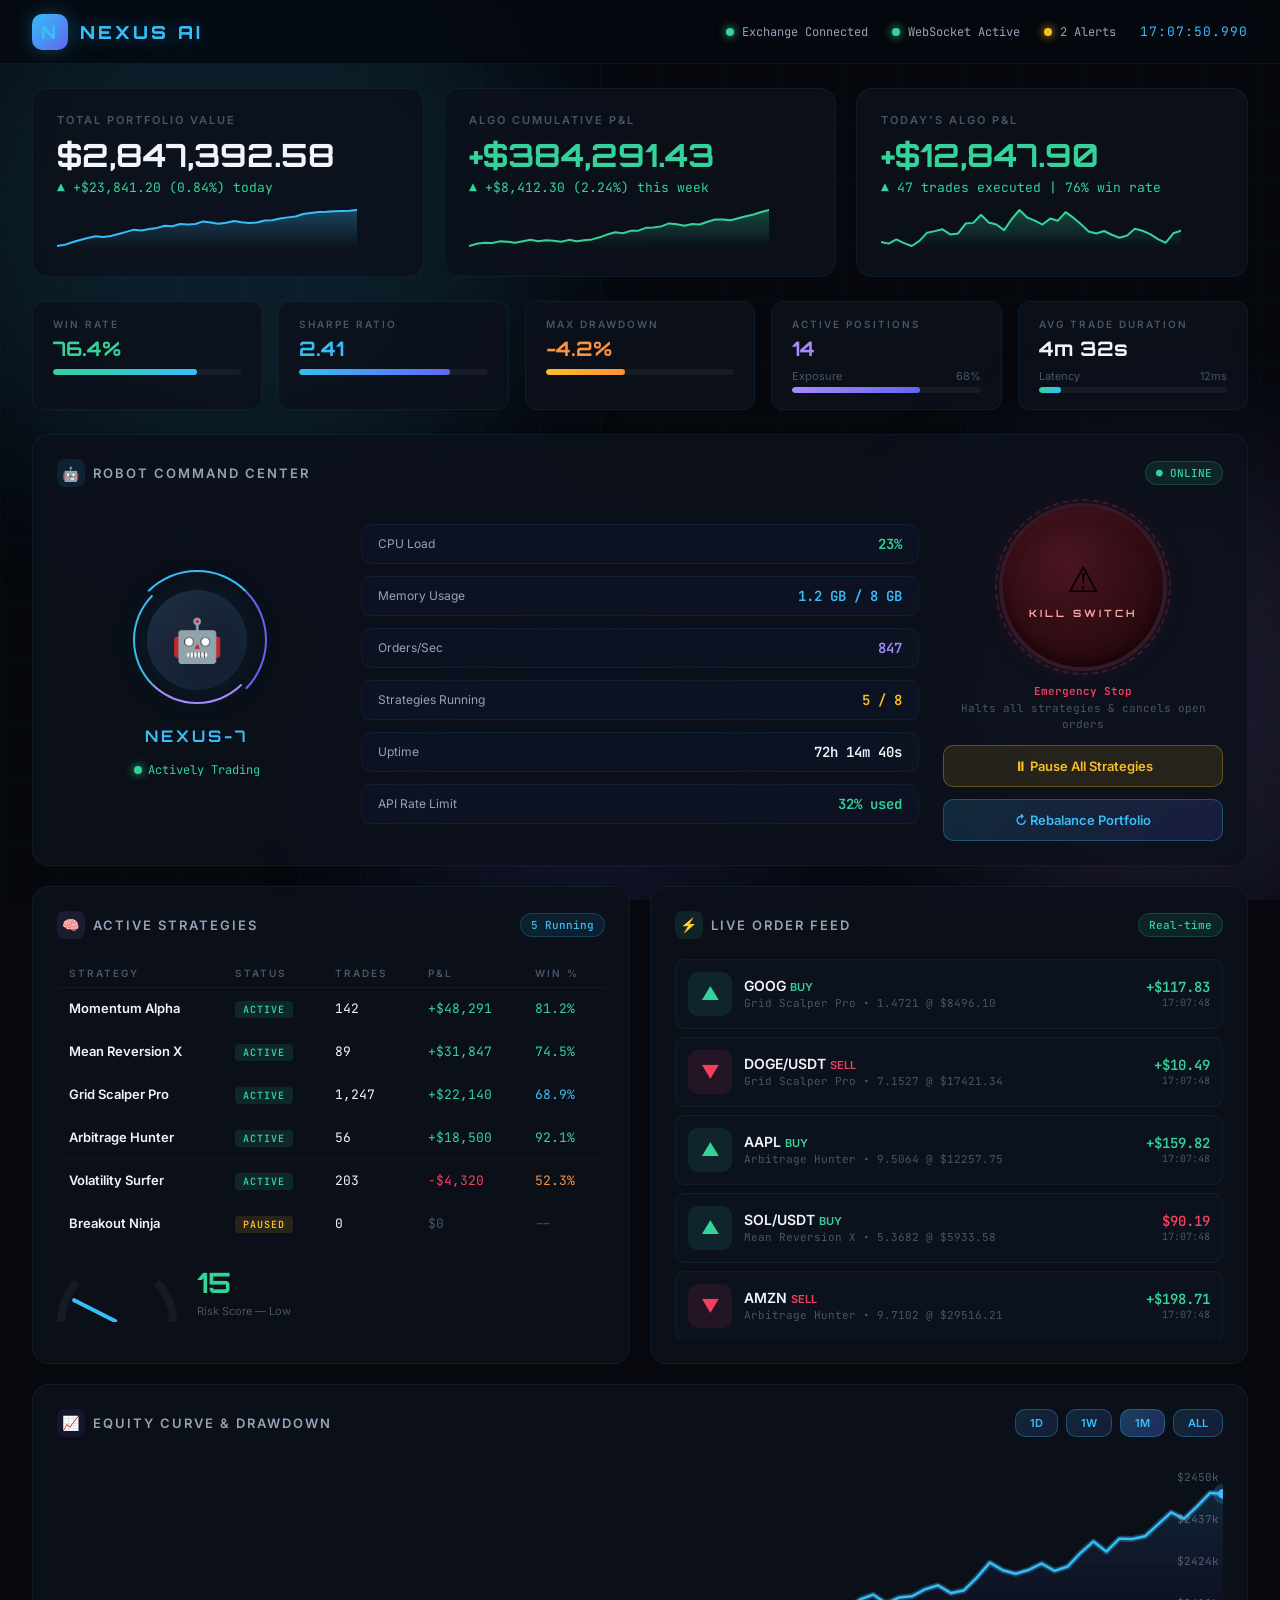
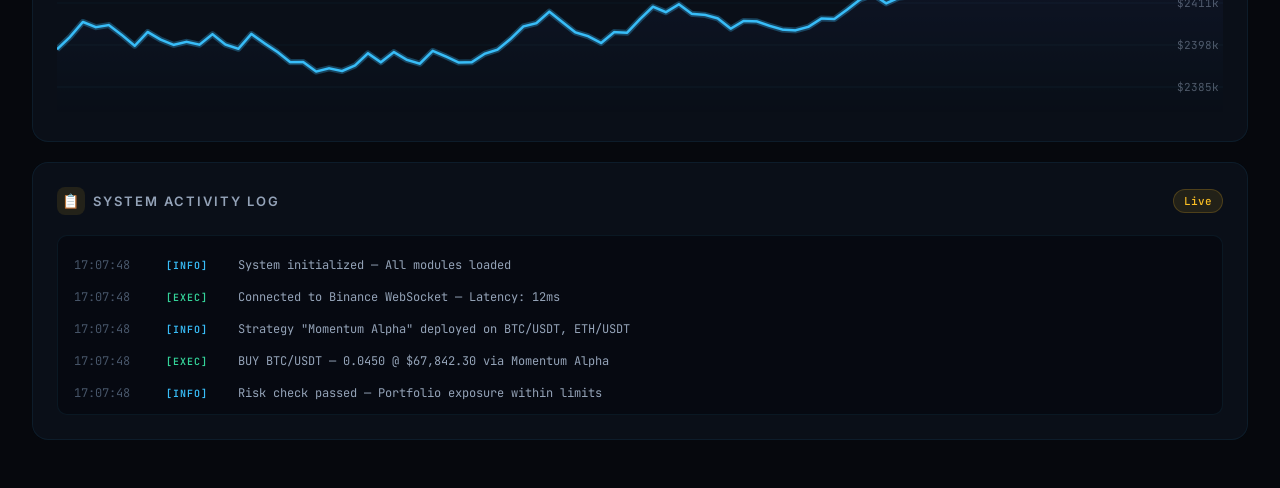
<file: trial/TradingSmartDashboard.html>
<!DOCTYPE html>
<html lang="en">
<head>
<meta charset="UTF-8">
<meta name="viewport" content="width=device-width, initial-scale=1.0">
<title>NEXUS AI — Algorithmic Trading Command Center</title>
<style>
@import url('https://fonts.googleapis.com/css2?family=Inter:wght@300;400;500;600;700;800;900&family=JetBrains+Mono:wght@300;400;500;600;700&family=Orbitron:wght@400;500;600;700;800;900&display=swap');

:root {
  --bg-primary: #06080d;
  --bg-secondary: #0a0e17;
  --bg-card: rgba(12, 17, 28, 0.85);
  --bg-card-hover: rgba(18, 25, 42, 0.9);
  --border-color: rgba(56, 189, 248, 0.08);
  --border-glow: rgba(56, 189, 248, 0.2);
  --accent-cyan: #38bdf8;
  --accent-blue: #6366f1;
  --accent-purple: #a78bfa;
  --accent-green: #34d399;
  --accent-red: #f43f5e;
  --accent-orange: #fb923c;
  --accent-yellow: #fbbf24;
  --text-primary: #f1f5f9;
  --text-secondary: #94a3b8;
  --text-muted: #475569;
  --glass-bg: rgba(15, 23, 42, 0.6);
  --glass-border: rgba(56, 189, 248, 0.1);
  --glow-cyan: 0 0 20px rgba(56, 189, 248, 0.15);
  --glow-green: 0 0 20px rgba(52, 211, 153, 0.15);
  --glow-red: 0 0 20px rgba(244, 63, 94, 0.15);
}

* { margin: 0; padding: 0; box-sizing: border-box; }

html { scroll-behavior: smooth; }

body {
  font-family: 'Inter', -apple-system, BlinkMacSystemFont, sans-serif;
  background: var(--bg-primary);
  color: var(--text-primary);
  min-height: 100vh;
  overflow-x: hidden;
}

/* ============ ANIMATED BACKGROUND ============ */
.bg-grid {
  position: fixed; inset: 0; z-index: 0; pointer-events: none;
  background-image:
    linear-gradient(rgba(56, 189, 248, 0.03) 1px, transparent 1px),
    linear-gradient(90deg, rgba(56, 189, 248, 0.03) 1px, transparent 1px);
  background-size: 60px 60px;
  animation: gridMove 20s linear infinite;
}
@keyframes gridMove { to { background-position: 60px 60px; } }

.bg-orbs {
  position: fixed; inset: 0; z-index: 0; pointer-events: none; overflow: hidden;
}
.orb {
  position: absolute; border-radius: 50%; filter: blur(80px); opacity: 0.12;
  animation: orbFloat 15s ease-in-out infinite;
}
.orb-1 { width: 600px; height: 600px; background: var(--accent-cyan); top: -10%; left: -5%; animation-delay: 0s; }
.orb-2 { width: 500px; height: 500px; background: var(--accent-purple); top: 50%; right: -10%; animation-delay: -5s; }
.orb-3 { width: 400px; height: 400px; background: var(--accent-blue); bottom: -10%; left: 30%; animation-delay: -10s; }
@keyframes orbFloat {
  0%, 100% { transform: translate(0, 0) scale(1); }
  33% { transform: translate(30px, -40px) scale(1.05); }
  66% { transform: translate(-20px, 20px) scale(0.95); }
}

/* ============ SCANLINE OVERLAY ============ */
.scanlines {
  position: fixed; inset: 0; z-index: 1; pointer-events: none;
  background: repeating-linear-gradient(0deg, transparent, transparent 2px, rgba(0,0,0,0.03) 2px, rgba(0,0,0,0.03) 4px);
}

/* ============ LAYOUT ============ */
.app { position: relative; z-index: 2; min-height: 100vh; }

/* ============ TOP NAV ============ */
.topnav {
  position: sticky; top: 0; z-index: 100;
  display: flex; align-items: center; justify-content: space-between;
  padding: 0 32px; height: 64px;
  background: rgba(6, 8, 13, 0.8);
  backdrop-filter: blur(20px) saturate(1.8);
  border-bottom: 1px solid var(--border-color);
}
.logo {
  display: flex; align-items: center; gap: 12px;
  font-family: 'Orbitron', sans-serif; font-weight: 800; font-size: 18px;
  letter-spacing: 3px; color: var(--accent-cyan);
  text-shadow: 0 0 20px rgba(56, 189, 248, 0.4);
}
.logo-icon {
  width: 36px; height: 36px; border-radius: 10px;
  background: linear-gradient(135deg, var(--accent-cyan), var(--accent-blue));
  display: flex; align-items: center; justify-content: center;
  font-size: 18px; box-shadow: 0 0 20px rgba(56, 189, 248, 0.3);
  animation: logoPulse 3s ease-in-out infinite;
}
@keyframes logoPulse {
  0%, 100% { box-shadow: 0 0 20px rgba(56, 189, 248, 0.3); }
  50% { box-shadow: 0 0 35px rgba(56, 189, 248, 0.6); }
}
.nav-status {
  display: flex; align-items: center; gap: 24px;
}
.status-item {
  display: flex; align-items: center; gap: 8px;
  font-size: 12px; color: var(--text-secondary);
  font-family: 'JetBrains Mono', monospace;
}
.status-dot {
  width: 8px; height: 8px; border-radius: 50%;
  animation: pulse 2s ease-in-out infinite;
}
.status-dot.live { background: var(--accent-green); box-shadow: 0 0 10px var(--accent-green); }
.status-dot.warn { background: var(--accent-yellow); box-shadow: 0 0 10px var(--accent-yellow); }
@keyframes pulse {
  0%, 100% { opacity: 1; transform: scale(1); }
  50% { opacity: 0.5; transform: scale(0.8); }
}
.nav-time {
  font-family: 'JetBrains Mono', monospace; font-size: 13px;
  color: var(--accent-cyan); letter-spacing: 1px;
}

/* ============ MAIN CONTENT ============ */
.main { padding: 24px 32px 48px; max-width: 1800px; margin: 0 auto; }

/* ============ HERO SECTION ============ */
.hero {
  display: grid; grid-template-columns: 1fr 1fr 1fr; gap: 20px;
  margin-bottom: 24px;
}
.hero-card {
  background: var(--bg-card);
  border: 1px solid var(--border-color);
  border-radius: 16px; padding: 24px;
  backdrop-filter: blur(12px);
  transition: all 0.4s cubic-bezier(0.4, 0, 0.2, 1);
  position: relative; overflow: hidden;
}
.hero-card::before {
  content: ''; position: absolute; top: 0; left: 0; right: 0; height: 2px;
  background: linear-gradient(90deg, transparent, var(--accent-cyan), transparent);
  opacity: 0; transition: opacity 0.4s;
}
.hero-card:hover { border-color: var(--border-glow); transform: translateY(-2px); }
.hero-card:hover::before { opacity: 1; }
.hero-label {
  font-size: 11px; text-transform: uppercase; letter-spacing: 2px;
  color: var(--text-muted); margin-bottom: 8px; font-weight: 600;
}
.hero-value {
  font-family: 'Orbitron', sans-serif; font-size: 32px; font-weight: 700;
  margin-bottom: 4px;
}
.hero-value.positive { color: var(--accent-green); }
.hero-value.negative { color: var(--accent-red); }
.hero-value.neutral { color: var(--text-primary); }
.hero-change {
  font-size: 13px; font-family: 'JetBrains Mono', monospace;
  display: flex; align-items: center; gap: 4px;
}
.hero-change.up { color: var(--accent-green); }
.hero-change.down { color: var(--accent-red); }
.hero-sparkline { margin-top: 12px; height: 40px; }

/* ============ DASHBOARD GRID ============ */
.dashboard {
  display: grid;
  grid-template-columns: 1fr 1fr;
  grid-template-rows: auto auto auto;
  gap: 20px;
}

/* ============ GLASS CARD ============ */
.card {
  background: var(--bg-card);
  border: 1px solid var(--border-color);
  border-radius: 16px; padding: 24px;
  backdrop-filter: blur(12px);
  transition: all 0.4s cubic-bezier(0.4, 0, 0.2, 1);
  position: relative; overflow: hidden;
}
.card:hover { border-color: var(--border-glow); }
.card-header {
  display: flex; align-items: center; justify-content: space-between;
  margin-bottom: 20px;
}
.card-title {
  font-size: 13px; text-transform: uppercase; letter-spacing: 2px;
  color: var(--text-secondary); font-weight: 600;
  display: flex; align-items: center; gap: 8px;
}
.card-title-icon {
  width: 28px; height: 28px; border-radius: 8px;
  display: inline-flex; align-items: center; justify-content: center;
  font-size: 14px;
}
.card-badge {
  font-size: 11px; padding: 4px 10px; border-radius: 20px;
  font-family: 'JetBrains Mono', monospace; font-weight: 500;
}
.badge-green { background: rgba(52, 211, 153, 0.1); color: var(--accent-green); border: 1px solid rgba(52, 211, 153, 0.2); }
.badge-blue { background: rgba(56, 189, 248, 0.1); color: var(--accent-cyan); border: 1px solid rgba(56, 189, 248, 0.2); }
.badge-yellow { background: rgba(251, 191, 36, 0.1); color: var(--accent-yellow); border: 1px solid rgba(251, 191, 36, 0.2); }

/* ============ ROBOT STATUS PANEL ============ */
.robot-panel { grid-column: 1 / -1; }
.robot-grid {
  display: grid; grid-template-columns: 280px 1fr 280px; gap: 24px;
  align-items: center;
}
.robot-avatar {
  display: flex; flex-direction: column; align-items: center; gap: 16px;
}
.robot-ring {
  width: 140px; height: 140px; border-radius: 50%; position: relative;
  display: flex; align-items: center; justify-content: center;
}
.robot-ring::before {
  content: ''; position: absolute; inset: 0; border-radius: 50%;
  border: 2px solid transparent;
  border-top-color: var(--accent-cyan); border-right-color: var(--accent-blue);
  animation: robotSpin 3s linear infinite;
}
.robot-ring::after {
  content: ''; position: absolute; inset: 6px; border-radius: 50%;
  border: 2px solid transparent;
  border-bottom-color: var(--accent-purple); border-left-color: var(--accent-cyan);
  animation: robotSpin 2s linear infinite reverse;
}
@keyframes robotSpin { to { transform: rotate(360deg); } }
.robot-face {
  width: 100px; height: 100px; border-radius: 50%;
  background: radial-gradient(circle at 30% 30%, #1e293b, #0f172a);
  display: flex; align-items: center; justify-content: center;
  font-size: 42px; z-index: 2;
  box-shadow: inset 0 0 30px rgba(56, 189, 248, 0.1), 0 0 40px rgba(56, 189, 248, 0.1);
}
.robot-name {
  font-family: 'Orbitron', sans-serif; font-size: 16px; font-weight: 700;
  color: var(--accent-cyan); letter-spacing: 3px;
}
.robot-status-text {
  font-size: 12px; color: var(--accent-green);
  font-family: 'JetBrains Mono', monospace;
  display: flex; align-items: center; gap: 6px;
}
.robot-metrics { display: flex; flex-direction: column; gap: 12px; }
.metric-row {
  display: flex; align-items: center; justify-content: space-between;
  padding: 10px 16px; border-radius: 10px;
  background: rgba(15, 23, 42, 0.5); border: 1px solid var(--border-color);
}
.metric-label { font-size: 12px; color: var(--text-secondary); }
.metric-value {
  font-family: 'JetBrains Mono', monospace; font-size: 14px; font-weight: 600;
}
.robot-actions { display: flex; flex-direction: column; gap: 12px; }

/* ============ KILL SWITCH ============ */
.kill-switch-container {
  display: flex; flex-direction: column; align-items: center; gap: 16px;
}
.kill-switch {
  width: 160px; height: 160px; border-radius: 50%; border: none; cursor: pointer;
  background: radial-gradient(circle at 40% 35%, #4a1520, #1a0508);
  box-shadow:
    0 0 0 4px rgba(244, 63, 94, 0.15),
    0 0 30px rgba(244, 63, 94, 0.1),
    inset 0 -4px 12px rgba(0,0,0,0.5),
    inset 0 4px 12px rgba(244, 63, 94, 0.1);
  display: flex; flex-direction: column; align-items: center; justify-content: center;
  gap: 6px; transition: all 0.3s; position: relative;
  font-family: 'Orbitron', sans-serif;
}
.kill-switch::before {
  content: ''; position: absolute; inset: -8px; border-radius: 50%;
  border: 2px dashed rgba(244, 63, 94, 0.2);
  animation: killRotate 10s linear infinite;
}
@keyframes killRotate { to { transform: rotate(360deg); } }
.kill-switch:hover {
  box-shadow:
    0 0 0 4px rgba(244, 63, 94, 0.3),
    0 0 60px rgba(244, 63, 94, 0.3),
    inset 0 -4px 12px rgba(0,0,0,0.5),
    inset 0 4px 12px rgba(244, 63, 94, 0.2);
  transform: scale(1.03);
}
.kill-switch:active { transform: scale(0.97); }
.kill-switch.active {
  background: radial-gradient(circle at 40% 35%, #dc2626, #7f1d1d);
  box-shadow:
    0 0 0 4px rgba(244, 63, 94, 0.5),
    0 0 80px rgba(244, 63, 94, 0.4),
    inset 0 -4px 12px rgba(0,0,0,0.5),
    inset 0 4px 12px rgba(255,255,255,0.1);
}
.kill-icon { font-size: 36px; }
.kill-text { color: #fca5a5; font-size: 10px; letter-spacing: 3px; font-weight: 700; }
.kill-label {
  font-family: 'JetBrains Mono', monospace; font-size: 11px;
  color: var(--text-muted); text-align: center; line-height: 1.5;
}
.kill-label span { color: var(--accent-red); font-weight: 600; }

/* ============ ACTION BUTTONS ============ */
.action-btn {
  padding: 12px 20px; border-radius: 10px; border: 1px solid;
  font-family: 'Inter', sans-serif; font-size: 13px; font-weight: 600;
  cursor: pointer; transition: all 0.3s; display: flex;
  align-items: center; justify-content: center; gap: 8px;
}
.btn-primary {
  background: linear-gradient(135deg, rgba(56, 189, 248, 0.15), rgba(99, 102, 241, 0.15));
  border-color: rgba(56, 189, 248, 0.3); color: var(--accent-cyan);
}
.btn-primary:hover {
  background: linear-gradient(135deg, rgba(56, 189, 248, 0.25), rgba(99, 102, 241, 0.25));
  box-shadow: 0 0 20px rgba(56, 189, 248, 0.15);
}
.btn-success {
  background: rgba(52, 211, 153, 0.1);
  border-color: rgba(52, 211, 153, 0.3); color: var(--accent-green);
}
.btn-success:hover { background: rgba(52, 211, 153, 0.2); }
.btn-warning {
  background: rgba(251, 191, 36, 0.1);
  border-color: rgba(251, 191, 36, 0.3); color: var(--accent-yellow);
}
.btn-warning:hover { background: rgba(251, 191, 36, 0.2); }

/* ============ STRATEGY TABLE ============ */
.strategy-table { width: 100%; border-collapse: separate; border-spacing: 0; }
.strategy-table th {
  font-size: 10px; text-transform: uppercase; letter-spacing: 2px;
  color: var(--text-muted); font-weight: 600; padding: 8px 12px;
  text-align: left; border-bottom: 1px solid var(--border-color);
}
.strategy-table td {
  padding: 12px; font-size: 13px;
  border-bottom: 1px solid rgba(56, 189, 248, 0.04);
  font-family: 'JetBrains Mono', monospace;
  vertical-align: middle;
}
.strategy-table tbody tr {
  transition: background 0.2s;
}
.strategy-table tbody tr:hover {
  background: rgba(56, 189, 248, 0.03);
}
.strategy-name {
  font-family: 'Inter', sans-serif; font-weight: 600; font-size: 13px;
  color: var(--text-primary);
}
.strategy-tag {
  display: inline-block; padding: 2px 8px; border-radius: 4px;
  font-size: 10px; font-weight: 600; letter-spacing: 1px;
}
.tag-active { background: rgba(52, 211, 153, 0.12); color: var(--accent-green); }
.tag-paused { background: rgba(251, 191, 36, 0.12); color: var(--accent-yellow); }

/* ============ ORDER FEED ============ */
.order-feed { display: flex; flex-direction: column; gap: 8px; max-height: 380px; overflow-y: auto; }
.order-feed::-webkit-scrollbar { width: 4px; }
.order-feed::-webkit-scrollbar-track { background: transparent; }
.order-feed::-webkit-scrollbar-thumb { background: var(--border-glow); border-radius: 4px; }
.order-item {
  display: grid; grid-template-columns: 44px 1fr auto;
  gap: 12px; align-items: center; padding: 12px;
  border-radius: 10px; background: rgba(15, 23, 42, 0.4);
  border: 1px solid var(--border-color);
  transition: all 0.3s; cursor: default;
  animation: orderSlide 0.5s ease-out;
}
@keyframes orderSlide {
  from { opacity: 0; transform: translateX(-10px); }
  to { opacity: 1; transform: translateX(0); }
}
.order-item:hover { border-color: var(--border-glow); background: rgba(15, 23, 42, 0.6); }
.order-icon {
  width: 44px; height: 44px; border-radius: 10px;
  display: flex; align-items: center; justify-content: center;
  font-size: 18px; font-weight: 700;
}
.order-icon.buy { background: rgba(52, 211, 153, 0.1); color: var(--accent-green); }
.order-icon.sell { background: rgba(244, 63, 94, 0.1); color: var(--accent-red); }
.order-details { display: flex; flex-direction: column; gap: 2px; }
.order-pair { font-weight: 600; font-size: 14px; }
.order-meta {
  font-size: 11px; color: var(--text-muted);
  font-family: 'JetBrains Mono', monospace;
}
.order-pnl {
  font-family: 'JetBrains Mono', monospace; font-size: 14px; font-weight: 600;
  text-align: right;
}
.order-time {
  font-size: 10px; color: var(--text-muted);
  font-family: 'JetBrains Mono', monospace;
  text-align: right;
}

/* ============ PNL CHART AREA ============ */
.chart-area { position: relative; height: 260px; margin-top: 8px; }
.chart-canvas { width: 100%; height: 100%; }

/* ============ ACTIVITY LOG ============ */
.activity-log { grid-column: 1 / -1; }
.log-entries {
  display: flex; flex-direction: column; gap: 4px;
  max-height: 180px; overflow-y: auto;
  font-family: 'JetBrains Mono', monospace; font-size: 12px;
  background: rgba(0,0,0,0.3); border-radius: 10px; padding: 16px;
  border: 1px solid var(--border-color);
}
.log-entries::-webkit-scrollbar { width: 4px; }
.log-entries::-webkit-scrollbar-track { background: transparent; }
.log-entries::-webkit-scrollbar-thumb { background: var(--border-glow); border-radius: 4px; }
.log-entry { display: flex; gap: 12px; padding: 4px 0; line-height: 1.6; }
.log-time { color: var(--text-muted); min-width: 80px; }
.log-type {
  min-width: 60px; font-weight: 600; font-size: 10px;
  text-transform: uppercase; letter-spacing: 1px;
  padding: 2px 0;
}
.log-type.info { color: var(--accent-cyan); }
.log-type.exec { color: var(--accent-green); }
.log-type.warn { color: var(--accent-yellow); }
.log-type.error { color: var(--accent-red); }
.log-msg { color: var(--text-secondary); }

/* ============ STATS ROW ============ */
.stats-row {
  display: grid; grid-template-columns: repeat(5, 1fr); gap: 16px;
  margin-bottom: 24px;
}
.stat-card {
  background: var(--bg-card); border: 1px solid var(--border-color);
  border-radius: 12px; padding: 16px 20px;
  backdrop-filter: blur(12px);
}
.stat-label {
  font-size: 10px; text-transform: uppercase; letter-spacing: 2px;
  color: var(--text-muted); font-weight: 600; margin-bottom: 6px;
}
.stat-value {
  font-family: 'Orbitron', sans-serif; font-size: 20px; font-weight: 700;
}

/* ============ PROGRESS BARS ============ */
.progress-container { margin-top: 8px; }
.progress-bar-bg {
  height: 6px; border-radius: 3px;
  background: rgba(255,255,255,0.05); overflow: hidden;
}
.progress-bar-fill {
  height: 100%; border-radius: 3px;
  transition: width 1s ease-out;
}
.progress-label {
  display: flex; justify-content: space-between;
  font-size: 11px; color: var(--text-muted); margin-bottom: 4px;
}

/* ============ RISK GAUGE ============ */
.risk-gauge { display: flex; align-items: center; gap: 20px; margin-top: 12px; }
.gauge-visual {
  width: 120px; height: 60px; position: relative;
  overflow: hidden;
}
.gauge-bg {
  width: 120px; height: 120px; border-radius: 50%;
  border: 8px solid rgba(255,255,255,0.05); border-bottom-color: transparent;
  position: absolute; top: 0;
  transform: rotate(180deg);
}
.gauge-fill {
  width: 120px; height: 120px; border-radius: 50%;
  border: 8px solid transparent;
  border-top-color: var(--accent-green);
  border-right-color: var(--accent-yellow);
  position: absolute; top: 0;
  transform: rotate(180deg);
  clip-path: inset(0 0 50% 0);
}
.gauge-needle {
  width: 4px; height: 50px; background: var(--accent-cyan);
  position: absolute; bottom: 0; left: 58px;
  transform-origin: bottom center;
  transform: rotate(-30deg);
  border-radius: 2px;
  transition: transform 1s ease-out;
}
.gauge-labels {
  display: flex; flex-direction: column; gap: 4px;
}
.gauge-score {
  font-family: 'Orbitron', sans-serif; font-size: 28px; font-weight: 700;
  color: var(--accent-green);
}
.gauge-label-text { font-size: 11px; color: var(--text-muted); }

/* ============ RESPONSIVE ============ */
@media (max-width: 1200px) {
  .hero { grid-template-columns: 1fr 1fr; }
  .dashboard { grid-template-columns: 1fr; }
  .robot-grid { grid-template-columns: 1fr; text-align: center; }
  .stats-row { grid-template-columns: repeat(3, 1fr); }
}
@media (max-width: 768px) {
  .main { padding: 16px; }
  .hero { grid-template-columns: 1fr; }
  .stats-row { grid-template-columns: 1fr 1fr; }
  .topnav { padding: 0 16px; }
}

/* ============ ANIMATION UTILS ============ */
.fade-in {
  animation: fadeIn 0.6s ease-out;
}
@keyframes fadeIn {
  from { opacity: 0; transform: translateY(10px); }
  to { opacity: 1; transform: translateY(0); }
}
.shimmer {
  background: linear-gradient(110deg, transparent 33%, rgba(56, 189, 248, 0.05) 50%, transparent 67%);
  background-size: 200% 100%;
  animation: shimmer 3s linear infinite;
}
@keyframes shimmer { to { background-position: -200% center; } }

/* Number counter animation */
.counter { display: inline-block; }
</style>
</head>
<body>

<div class="bg-grid"></div>
<div class="bg-orbs">
  <div class="orb orb-1"></div>
  <div class="orb orb-2"></div>
  <div class="orb orb-3"></div>
</div>
<div class="scanlines"></div>

<div class="app">
  <!-- ========== TOP NAVIGATION ========== -->
  <nav class="topnav">
    <div class="logo">
      <div class="logo-icon">N</div>
      NEXUS AI
    </div>
    <div class="nav-status">
      <div class="status-item"><div class="status-dot live"></div> Exchange Connected</div>
      <div class="status-item"><div class="status-dot live"></div> WebSocket Active</div>
      <div class="status-item"><div class="status-dot warn"></div> 2 Alerts</div>
      <div class="nav-time" id="liveTime">--:--:--</div>
    </div>
  </nav>

  <div class="main">

    <!-- ========== HERO METRICS ========== -->
    <div class="hero fade-in">
      <div class="hero-card">
        <div class="hero-label">Total Portfolio Value</div>
        <div class="hero-value neutral" id="portfolioVal">$2,847,392.58</div>
        <div class="hero-change up">&#9650; +$23,841.20 (0.84%) today</div>
        <svg class="hero-sparkline" id="sparkline1"></svg>
      </div>
      <div class="hero-card">
        <div class="hero-label">Algo Cumulative P&L</div>
        <div class="hero-value positive" id="totalPnl">+$384,291.43</div>
        <div class="hero-change up">&#9650; +$8,412.30 (2.24%) this week</div>
        <svg class="hero-sparkline" id="sparkline2"></svg>
      </div>
      <div class="hero-card">
        <div class="hero-label">Today's Algo P&L</div>
        <div class="hero-value positive" id="todayPnl">+$12,847.90</div>
        <div class="hero-change up">&#9650; 47 trades executed | 76% win rate</div>
        <svg class="hero-sparkline" id="sparkline3"></svg>
      </div>
    </div>

    <!-- ========== QUICK STATS ========== -->
    <div class="stats-row fade-in">
      <div class="stat-card">
        <div class="stat-label">Win Rate</div>
        <div class="stat-value" style="color: var(--accent-green);">76.4%</div>
        <div class="progress-container">
          <div class="progress-bar-bg"><div class="progress-bar-fill" style="width:76.4%; background: linear-gradient(90deg, var(--accent-green), var(--accent-cyan));"></div></div>
        </div>
      </div>
      <div class="stat-card">
        <div class="stat-label">Sharpe Ratio</div>
        <div class="stat-value" style="color: var(--accent-cyan);">2.41</div>
        <div class="progress-container">
          <div class="progress-bar-bg"><div class="progress-bar-fill" style="width:80%; background: linear-gradient(90deg, var(--accent-cyan), var(--accent-blue));"></div></div>
        </div>
      </div>
      <div class="stat-card">
        <div class="stat-label">Max Drawdown</div>
        <div class="stat-value" style="color: var(--accent-orange);">-4.2%</div>
        <div class="progress-container">
          <div class="progress-bar-bg"><div class="progress-bar-fill" style="width:42%; background: linear-gradient(90deg, var(--accent-yellow), var(--accent-orange));"></div></div>
        </div>
      </div>
      <div class="stat-card">
        <div class="stat-label">Active Positions</div>
        <div class="stat-value" style="color: var(--accent-purple);">14</div>
        <div class="progress-container">
          <div class="progress-label"><span>Exposure</span><span>68%</span></div>
          <div class="progress-bar-bg"><div class="progress-bar-fill" style="width:68%; background: linear-gradient(90deg, var(--accent-purple), var(--accent-blue));"></div></div>
        </div>
      </div>
      <div class="stat-card">
        <div class="stat-label">Avg Trade Duration</div>
        <div class="stat-value" style="color: var(--text-primary);">4m 32s</div>
        <div class="progress-container">
          <div class="progress-label"><span>Latency</span><span>12ms</span></div>
          <div class="progress-bar-bg"><div class="progress-bar-fill" style="width:12%; background: linear-gradient(90deg, var(--accent-green), var(--accent-cyan));"></div></div>
        </div>
      </div>
    </div>

    <!-- ========== MAIN DASHBOARD ========== -->
    <div class="dashboard">

      <!-- ROBOT STATUS -->
      <div class="card robot-panel fade-in">
        <div class="card-header">
          <div class="card-title">
            <span class="card-title-icon" style="background: rgba(56, 189, 248, 0.1); color: var(--accent-cyan);">&#x1F916;</span>
            Robot Command Center
          </div>
          <span class="card-badge badge-green">&#x25CF; ONLINE</span>
        </div>
        <div class="robot-grid">
          <div class="robot-avatar">
            <div class="robot-ring">
              <div class="robot-face">&#x1F916;</div>
            </div>
            <div class="robot-name">NEXUS-7</div>
            <div class="robot-status-text">
              <div class="status-dot live"></div> Actively Trading
            </div>
          </div>

          <div class="robot-metrics">
            <div class="metric-row">
              <span class="metric-label">CPU Load</span>
              <span class="metric-value" style="color: var(--accent-green);">23%</span>
            </div>
            <div class="metric-row">
              <span class="metric-label">Memory Usage</span>
              <span class="metric-value" style="color: var(--accent-cyan);">1.2 GB / 8 GB</span>
            </div>
            <div class="metric-row">
              <span class="metric-label">Orders/Sec</span>
              <span class="metric-value" style="color: var(--accent-purple);">847</span>
            </div>
            <div class="metric-row">
              <span class="metric-label">Strategies Running</span>
              <span class="metric-value" style="color: var(--accent-yellow);">5 / 8</span>
            </div>
            <div class="metric-row">
              <span class="metric-label">Uptime</span>
              <span class="metric-value" style="color: var(--text-primary);" id="uptime">72h 14m 38s</span>
            </div>
            <div class="metric-row">
              <span class="metric-label">API Rate Limit</span>
              <span class="metric-value" style="color: var(--accent-green);">32% used</span>
            </div>
          </div>

          <div class="robot-actions">
            <div class="kill-switch-container">
              <button class="kill-switch" id="killSwitch" onclick="toggleKillSwitch()">
                <span class="kill-icon">&#x26A0;</span>
                <span class="kill-text">KILL SWITCH</span>
              </button>
              <div class="kill-label">
                <span>Emergency Stop</span><br>
                Halts all strategies & cancels open orders
              </div>
            </div>
            <button class="action-btn btn-warning" onclick="pauseAll()">&#x23F8; Pause All Strategies</button>
            <button class="action-btn btn-primary" onclick="rebalance()">&#x21BB; Rebalance Portfolio</button>
          </div>
        </div>
      </div>

      <!-- STRATEGIES -->
      <div class="card fade-in">
        <div class="card-header">
          <div class="card-title">
            <span class="card-title-icon" style="background: rgba(167, 139, 250, 0.1); color: var(--accent-purple);">&#x1F9E0;</span>
            Active Strategies
          </div>
          <span class="card-badge badge-blue">5 Running</span>
        </div>
        <table class="strategy-table">
          <thead>
            <tr>
              <th>Strategy</th>
              <th>Status</th>
              <th>Trades</th>
              <th>P&L</th>
              <th>Win %</th>
            </tr>
          </thead>
          <tbody>
            <tr>
              <td><span class="strategy-name">Momentum Alpha</span></td>
              <td><span class="strategy-tag tag-active">ACTIVE</span></td>
              <td>142</td>
              <td style="color: var(--accent-green);">+$48,291</td>
              <td style="color: var(--accent-green);">81.2%</td>
            </tr>
            <tr>
              <td><span class="strategy-name">Mean Reversion X</span></td>
              <td><span class="strategy-tag tag-active">ACTIVE</span></td>
              <td>89</td>
              <td style="color: var(--accent-green);">+$31,847</td>
              <td style="color: var(--accent-green);">74.5%</td>
            </tr>
            <tr>
              <td><span class="strategy-name">Grid Scalper Pro</span></td>
              <td><span class="strategy-tag tag-active">ACTIVE</span></td>
              <td>1,247</td>
              <td style="color: var(--accent-green);">+$22,140</td>
              <td style="color: var(--accent-cyan);">68.9%</td>
            </tr>
            <tr>
              <td><span class="strategy-name">Arbitrage Hunter</span></td>
              <td><span class="strategy-tag tag-active">ACTIVE</span></td>
              <td>56</td>
              <td style="color: var(--accent-green);">+$18,500</td>
              <td style="color: var(--accent-green);">92.1%</td>
            </tr>
            <tr>
              <td><span class="strategy-name">Volatility Surfer</span></td>
              <td><span class="strategy-tag tag-active">ACTIVE</span></td>
              <td>203</td>
              <td style="color: var(--accent-red);">-$4,320</td>
              <td style="color: var(--accent-orange);">52.3%</td>
            </tr>
            <tr>
              <td><span class="strategy-name">Breakout Ninja</span></td>
              <td><span class="strategy-tag tag-paused">PAUSED</span></td>
              <td>0</td>
              <td style="color: var(--text-muted);">$0</td>
              <td style="color: var(--text-muted);">--</td>
            </tr>
          </tbody>
        </table>
        <div style="margin-top:16px;">
          <div class="risk-gauge">
            <div class="gauge-visual">
              <div class="gauge-bg"></div>
              <div class="gauge-fill"></div>
              <div class="gauge-needle" id="gaugeNeedle"></div>
            </div>
            <div class="gauge-labels">
              <div class="gauge-score" id="riskScore">28</div>
              <div class="gauge-label-text">Risk Score &mdash; Low</div>
            </div>
          </div>
        </div>
      </div>

      <!-- LIVE ORDERS -->
      <div class="card fade-in">
        <div class="card-header">
          <div class="card-title">
            <span class="card-title-icon" style="background: rgba(52, 211, 153, 0.1); color: var(--accent-green);">&#x26A1;</span>
            Live Order Feed
          </div>
          <span class="card-badge badge-green">Real-time</span>
        </div>
        <div class="order-feed" id="orderFeed">
          <!-- Orders injected by JS -->
        </div>
      </div>

      <!-- P&L CHART -->
      <div class="card fade-in" style="grid-column: 1 / -1;">
        <div class="card-header">
          <div class="card-title">
            <span class="card-title-icon" style="background: rgba(99, 102, 241, 0.1); color: var(--accent-blue);">&#x1F4C8;</span>
            Equity Curve &amp; Drawdown
          </div>
          <div style="display:flex; gap: 8px;">
            <button class="action-btn btn-primary" style="padding:6px 14px; font-size:11px;" onclick="setChartRange('1D')">1D</button>
            <button class="action-btn btn-primary" style="padding:6px 14px; font-size:11px;" onclick="setChartRange('1W')">1W</button>
            <button class="action-btn btn-primary" style="padding:6px 14px; font-size:11px; background: linear-gradient(135deg, rgba(56, 189, 248, 0.3), rgba(99, 102, 241, 0.3));" onclick="setChartRange('1M')">1M</button>
            <button class="action-btn btn-primary" style="padding:6px 14px; font-size:11px;" onclick="setChartRange('ALL')">ALL</button>
          </div>
        </div>
        <div class="chart-area">
          <canvas id="pnlChart" class="chart-canvas"></canvas>
        </div>
      </div>

      <!-- ACTIVITY LOG -->
      <div class="card activity-log fade-in">
        <div class="card-header">
          <div class="card-title">
            <span class="card-title-icon" style="background: rgba(251, 191, 36, 0.1); color: var(--accent-yellow);">&#x1F4CB;</span>
            System Activity Log
          </div>
          <span class="card-badge badge-yellow">Live</span>
        </div>
        <div class="log-entries" id="logEntries">
          <!-- Injected by JS -->
        </div>
      </div>

    </div>
  </div>
</div>

<script>
// ============ LIVE CLOCK ============
function updateClock() {
  const now = new Date();
  document.getElementById('liveTime').textContent =
    now.toLocaleTimeString('en-US', { hour12: false }) + '.' +
    String(now.getMilliseconds()).padStart(3, '0');
}
setInterval(updateClock, 50);
updateClock();

// ============ UPTIME COUNTER ============
let uptimeSeconds = 72 * 3600 + 14 * 60 + 38;
function updateUptime() {
  uptimeSeconds++;
  const h = Math.floor(uptimeSeconds / 3600);
  const m = Math.floor((uptimeSeconds % 3600) / 60);
  const s = uptimeSeconds % 60;
  document.getElementById('uptime').textContent =
    `${h}h ${String(m).padStart(2,'0')}m ${String(s).padStart(2,'0')}s`;
}
setInterval(updateUptime, 1000);

// ============ KILL SWITCH ============
let killActive = false;
function toggleKillSwitch() {
  killActive = !killActive;
  const btn = document.getElementById('killSwitch');
  btn.classList.toggle('active', killActive);
  if (killActive) {
    btn.querySelector('.kill-text').textContent = 'ACTIVATED';
    btn.querySelector('.kill-icon').textContent = '\u26D4';
    addLogEntry('error', 'KILL SWITCH ACTIVATED — All strategies halted, open orders cancelled');
  } else {
    btn.querySelector('.kill-text').textContent = 'KILL SWITCH';
    btn.querySelector('.kill-icon').textContent = '\u26A0';
    addLogEntry('info', 'Kill switch deactivated — Systems resuming');
  }
}

function pauseAll() {
  addLogEntry('warn', 'Pause command issued — Pausing all active strategies...');
  setTimeout(() => addLogEntry('info', 'All strategies paused successfully'), 1200);
}
function rebalance() {
  addLogEntry('info', 'Portfolio rebalance initiated — Analyzing allocations...');
  setTimeout(() => addLogEntry('exec', 'Rebalance complete — 3 positions adjusted'), 2000);
}

// ============ SPARKLINES ============
function createSparkline(id, data, color) {
  const svg = document.getElementById(id);
  if (!svg) return;
  const w = svg.clientWidth || 300, h = 40;
  svg.setAttribute('viewBox', `0 0 ${w} ${h}`);
  svg.setAttribute('preserveAspectRatio', 'none');
  const min = Math.min(...data), max = Math.max(...data);
  const range = max - min || 1;
  const points = data.map((v, i) =>
    `${(i / (data.length - 1)) * w},${h - ((v - min) / range) * h * 0.9 - h * 0.05}`
  ).join(' ');
  const gradId = 'grad_' + id;
  svg.innerHTML = `
    <defs>
      <linearGradient id="${gradId}" x1="0" y1="0" x2="0" y2="1">
        <stop offset="0%" stop-color="${color}" stop-opacity="0.3"/>
        <stop offset="100%" stop-color="${color}" stop-opacity="0"/>
      </linearGradient>
    </defs>
    <polygon points="0,${h} ${points} ${w},${h}" fill="url(#${gradId})" />
    <polyline points="${points}" fill="none" stroke="${color}" stroke-width="2" stroke-linecap="round" stroke-linejoin="round"/>
  `;
}
function genSparkData(n, base, volatility, trend) {
  const data = [base];
  for (let i = 1; i < n; i++) {
    data.push(data[i-1] + (Math.random() - 0.45) * volatility + trend);
  }
  return data;
}
setTimeout(() => {
  createSparkline('sparkline1', genSparkData(40, 100, 3, 0.3), '#38bdf8');
  createSparkline('sparkline2', genSparkData(40, 50, 4, 0.5), '#34d399');
  createSparkline('sparkline3', genSparkData(40, 80, 5, 0.2), '#34d399');
}, 100);

// ============ ORDER FEED ============
const symbols = ['BTC/USDT','ETH/USDT','SOL/USDT','AAPL','TSLA','NVDA','AMZN','META','GOOG','MSFT','BNB/USDT','XRP/USDT','DOGE/USDT','AVAX/USDT'];
const strategies = ['Momentum Alpha','Mean Reversion X','Grid Scalper Pro','Arbitrage Hunter','Volatility Surfer'];

function generateOrder() {
  const isBuy = Math.random() > 0.45;
  const sym = symbols[Math.floor(Math.random() * symbols.length)];
  const strat = strategies[Math.floor(Math.random() * strategies.length)];
  const price = (Math.random() * 50000 + 10).toFixed(2);
  const qty = (Math.random() * 10 + 0.01).toFixed(4);
  const pnl = (Math.random() - 0.35) * 500;
  const now = new Date();
  const time = now.toLocaleTimeString('en-US', { hour12: false });
  return {
    type: isBuy ? 'buy' : 'sell',
    symbol: sym,
    strategy: strat,
    price,
    qty,
    pnl,
    time
  };
}

function renderOrder(order) {
  const pnlColor = order.pnl >= 0 ? 'var(--accent-green)' : 'var(--accent-red)';
  const pnlSign = order.pnl >= 0 ? '+' : '';
  return `
    <div class="order-item">
      <div class="order-icon ${order.type}">${order.type === 'buy' ? '&#9650;' : '&#9660;'}</div>
      <div class="order-details">
        <div class="order-pair">${order.symbol} <span style="color:${order.type === 'buy' ? 'var(--accent-green)' : 'var(--accent-red)'}; font-size:11px; text-transform:uppercase;">${order.type}</span></div>
        <div class="order-meta">${order.strategy} &bull; ${order.qty} @ $${order.price}</div>
      </div>
      <div>
        <div class="order-pnl" style="color:${pnlColor}">${pnlSign}$${Math.abs(order.pnl).toFixed(2)}</div>
        <div class="order-time">${order.time}</div>
      </div>
    </div>
  `;
}

const feed = document.getElementById('orderFeed');
// Initial orders
for (let i = 0; i < 8; i++) {
  feed.innerHTML += renderOrder(generateOrder());
}
// Live orders
setInterval(() => {
  if (killActive) return;
  const order = generateOrder();
  feed.insertAdjacentHTML('afterbegin', renderOrder(order));
  if (feed.children.length > 30) feed.removeChild(feed.lastChild);
  addLogEntry('exec', `${order.type.toUpperCase()} ${order.symbol} — ${order.qty} @ $${order.price} via ${order.strategy}`);
}, 3000);

// ============ P&L CHART (Canvas) ============
const canvas = document.getElementById('pnlChart');
const ctx = canvas.getContext('2d');

function resizeCanvas() {
  const rect = canvas.parentElement.getBoundingClientRect();
  canvas.width = rect.width * 2;
  canvas.height = rect.height * 2;
  canvas.style.width = rect.width + 'px';
  canvas.style.height = rect.height + 'px';
  ctx.scale(2, 2);
}
resizeCanvas();
window.addEventListener('resize', () => { resizeCanvas(); drawChart(); });

let chartData = [];
function generateChartData(n) {
  chartData = [];
  let val = 2400000;
  for (let i = 0; i < n; i++) {
    val += (Math.random() - 0.42) * 8000;
    chartData.push(val);
  }
}
generateChartData(90);

function drawChart() {
  const w = canvas.width / 2;
  const h = canvas.height / 2;
  ctx.clearRect(0, 0, w, h);
  if (chartData.length < 2) return;

  const min = Math.min(...chartData) * 0.998;
  const max = Math.max(...chartData) * 1.002;
  const range = max - min;
  const padding = { top: 20, bottom: 30, left: 0, right: 0 };
  const cw = w - padding.left - padding.right;
  const ch = h - padding.top - padding.bottom;

  // Grid lines
  ctx.strokeStyle = 'rgba(56, 189, 248, 0.05)';
  ctx.lineWidth = 1;
  for (let i = 0; i <= 5; i++) {
    const y = padding.top + (ch / 5) * i;
    ctx.beginPath(); ctx.moveTo(padding.left, y); ctx.lineTo(w, y); ctx.stroke();
  }

  // Gradient fill
  const gradient = ctx.createLinearGradient(0, padding.top, 0, h);
  gradient.addColorStop(0, 'rgba(56, 189, 248, 0.15)');
  gradient.addColorStop(0.5, 'rgba(99, 102, 241, 0.05)');
  gradient.addColorStop(1, 'rgba(56, 189, 248, 0)');

  const toX = (i) => padding.left + (i / (chartData.length - 1)) * cw;
  const toY = (v) => padding.top + ch - ((v - min) / range) * ch;

  // Fill
  ctx.beginPath();
  ctx.moveTo(toX(0), h);
  chartData.forEach((v, i) => ctx.lineTo(toX(i), toY(v)));
  ctx.lineTo(toX(chartData.length - 1), h);
  ctx.closePath();
  ctx.fillStyle = gradient;
  ctx.fill();

  // Line
  ctx.beginPath();
  chartData.forEach((v, i) => {
    if (i === 0) ctx.moveTo(toX(i), toY(v));
    else ctx.lineTo(toX(i), toY(v));
  });
  ctx.strokeStyle = '#38bdf8';
  ctx.lineWidth = 2.5;
  ctx.lineJoin = 'round';
  ctx.stroke();

  // Glow line
  ctx.beginPath();
  chartData.forEach((v, i) => {
    if (i === 0) ctx.moveTo(toX(i), toY(v));
    else ctx.lineTo(toX(i), toY(v));
  });
  ctx.strokeStyle = 'rgba(56, 189, 248, 0.3)';
  ctx.lineWidth = 6;
  ctx.stroke();

  // End dot
  const lastX = toX(chartData.length - 1);
  const lastY = toY(chartData[chartData.length - 1]);
  ctx.beginPath();
  ctx.arc(lastX, lastY, 5, 0, Math.PI * 2);
  ctx.fillStyle = '#38bdf8';
  ctx.fill();
  ctx.beginPath();
  ctx.arc(lastX, lastY, 10, 0, Math.PI * 2);
  ctx.fillStyle = 'rgba(56, 189, 248, 0.2)';
  ctx.fill();

  // Y-axis labels
  ctx.fillStyle = 'rgba(148, 163, 184, 0.5)';
  ctx.font = '11px JetBrains Mono';
  ctx.textAlign = 'right';
  for (let i = 0; i <= 5; i++) {
    const val = min + (range / 5) * (5 - i);
    const y = padding.top + (ch / 5) * i;
    ctx.fillText('$' + (val / 1000).toFixed(0) + 'k', w - 4, y + 4);
  }
}
drawChart();

// Live chart updates
setInterval(() => {
  if (killActive) return;
  const last = chartData[chartData.length - 1];
  chartData.push(last + (Math.random() - 0.42) * 5000);
  if (chartData.length > 150) chartData.shift();
  drawChart();
}, 2000);

function setChartRange(range) {
  const sizes = { '1D': 24, '1W': 50, '1M': 90, 'ALL': 200 };
  generateChartData(sizes[range] || 90);
  drawChart();
}

// ============ ACTIVITY LOG ============
const logContainer = document.getElementById('logEntries');
const logMessages = [
  { type: 'info', msg: 'System initialized — All modules loaded' },
  { type: 'exec', msg: 'Connected to Binance WebSocket — Latency: 12ms' },
  { type: 'info', msg: 'Strategy "Momentum Alpha" deployed on BTC/USDT, ETH/USDT' },
  { type: 'exec', msg: 'BUY BTC/USDT — 0.0450 @ $67,842.30 via Momentum Alpha' },
  { type: 'info', msg: 'Risk check passed — Portfolio exposure within limits' },
  { type: 'exec', msg: 'SELL ETH/USDT — 1.2000 @ $3,891.20 via Mean Reversion X' },
  { type: 'warn', msg: 'High volatility detected on SOL/USDT — Adjusting position size' },
  { type: 'exec', msg: 'Grid Scalper placed 12 limit orders on BNB/USDT' },
  { type: 'info', msg: 'Portfolio rebalance complete — 3 positions adjusted' },
  { type: 'exec', msg: 'BUY AAPL — 50 shares @ $198.42 via Momentum Alpha' },
  { type: 'warn', msg: 'API rate limit at 32% — Monitoring usage' },
  { type: 'info', msg: 'Daily P&L report generated — +$12,847.90' },
];
logMessages.forEach(l => addLogEntry(l.type, l.msg, false));

function addLogEntry(type, msg, scroll = true) {
  const now = new Date();
  const time = now.toLocaleTimeString('en-US', { hour12: false });
  const entry = document.createElement('div');
  entry.className = 'log-entry';
  entry.innerHTML = `
    <span class="log-time">${time}</span>
    <span class="log-type ${type}">[${type.toUpperCase()}]</span>
    <span class="log-msg">${msg}</span>
  `;
  logContainer.appendChild(entry);
  if (logContainer.children.length > 50) logContainer.removeChild(logContainer.firstChild);
  if (scroll) logContainer.scrollTop = logContainer.scrollHeight;
}

// Periodic log entries
setInterval(() => {
  if (killActive) return;
  const msgs = [
    { type: 'info', msg: 'Heartbeat — All systems nominal' },
    { type: 'info', msg: `WebSocket latency: ${Math.floor(Math.random()*20+5)}ms` },
    { type: 'exec', msg: `Risk scan complete — Score: ${Math.floor(Math.random()*30+15)}` },
    { type: 'info', msg: `Memory usage: ${(Math.random()*0.5+0.9).toFixed(1)} GB` },
  ];
  const m = msgs[Math.floor(Math.random() * msgs.length)];
  addLogEntry(m.type, m.msg);
}, 8000);

// ============ ANIMATE HERO VALUES ============
function animateValue(el, end, prefix = '', suffix = '', decimals = 2) {
  const start = parseFloat(el.textContent.replace(/[^0-9.-]/g, ''));
  const duration = 1500;
  const startTime = performance.now();
  function update(now) {
    const t = Math.min((now - startTime) / duration, 1);
    const ease = 1 - Math.pow(1 - t, 3);
    const current = start + (end - start) * ease;
    el.textContent = prefix + current.toLocaleString('en-US', {
      minimumFractionDigits: decimals,
      maximumFractionDigits: decimals
    }) + suffix;
    if (t < 1) requestAnimationFrame(update);
  }
  requestAnimationFrame(update);
}

// Simulate live portfolio changes
setInterval(() => {
  if (killActive) return;
  const portfolioEl = document.getElementById('portfolioVal');
  const currentVal = parseFloat(portfolioEl.textContent.replace(/[^0-9.-]/g, ''));
  const newVal = currentVal + (Math.random() - 0.45) * 2000;
  animateValue(portfolioEl, newVal, '$');

  const todayEl = document.getElementById('todayPnl');
  const todayVal = parseFloat(todayEl.textContent.replace(/[^0-9.-]/g, ''));
  const newToday = todayVal + (Math.random() - 0.4) * 300;
  animateValue(todayEl, newToday, newToday >= 0 ? '+$' : '-$');
}, 5000);

// ============ GAUGE ANIMATION ============
function animateGauge() {
  const needle = document.getElementById('gaugeNeedle');
  const score = 15 + Math.floor(Math.random() * 40);
  const angle = -90 + (score / 100) * 180;
  needle.style.transform = `rotate(${angle}deg)`;
  document.getElementById('riskScore').textContent = score;
  const scoreEl = document.getElementById('riskScore');
  if (score < 30) {
    scoreEl.style.color = 'var(--accent-green)';
    scoreEl.nextElementSibling.textContent = 'Risk Score — Low';
  } else if (score < 60) {
    scoreEl.style.color = 'var(--accent-yellow)';
    scoreEl.nextElementSibling.textContent = 'Risk Score — Medium';
  } else {
    scoreEl.style.color = 'var(--accent-red)';
    scoreEl.nextElementSibling.textContent = 'Risk Score — High';
  }
}
animateGauge();
setInterval(animateGauge, 10000);
</script>
</body>
</html>
</file>
